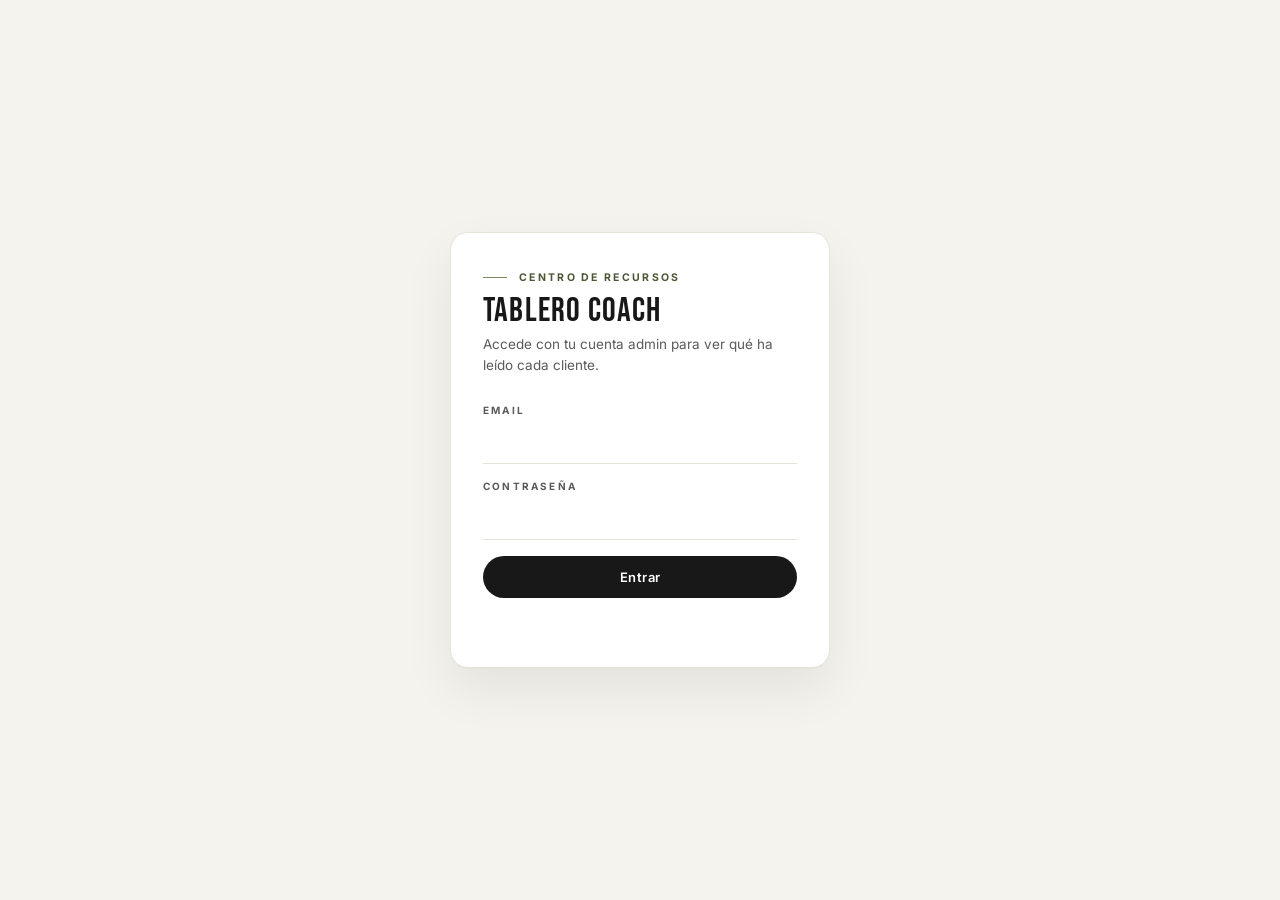
<file: coach/index.html>
<!DOCTYPE html>
<html lang="es">
<head>
<meta charset="UTF-8">
<meta name="viewport" content="width=device-width, initial-scale=1, maximum-scale=1">
<meta name="robots" content="noindex,nofollow">
<title>Coach · Tablero de lectura</title>
<link rel="preconnect" href="https://fonts.googleapis.com">
<link rel="preconnect" href="https://fonts.gstatic.com" crossorigin>
<link href="https://fonts.googleapis.com/css2?family=Bebas+Neue&family=Inter:wght@400;500;600;700;800&display=swap" rel="stylesheet">
<style>
:root{
  --bg:#f5f3ee; --surface:#fff; --surface-2:#fafbf6;
  --border:#e6e3da; --border-soft:rgba(0,0,0,.06);
  --text:#181818; --text-soft:#5a5a5a; --text-mute:#9a9a9a;
  --accent:#7a8c5a; --accent-dark:#4a5635; --accent-soft:#f1f3e8;
  --warn:#b9742a; --warn-soft:#f5ede2;
  --ok:#3d6e76;
}
*{box-sizing:border-box;margin:0;padding:0;-webkit-font-smoothing:antialiased;}
html,body{background:var(--bg);color:var(--text);font-family:'Inter',sans-serif;min-height:100vh;}
.num{font-variant-numeric:tabular-nums;}

/* ===== Login ===== */
.login-wrap{min-height:100vh;display:flex;align-items:center;justify-content:center;padding:2rem 1.5rem;}
.login-card{
  background:var(--surface);border:1px solid var(--border);
  border-radius:18px;padding:2.4rem 2rem;
  width:100%;max-width:380px;
  box-shadow:0 1px 1px rgba(0,0,0,.02),0 22px 50px rgba(20,20,20,.07);
}
.login-kicker{font-size:10.5px;letter-spacing:.22em;text-transform:uppercase;color:var(--accent-dark);font-weight:700;margin-bottom:.6rem;display:flex;align-items:center;gap:12px;}
.login-kicker::before{content:'';width:24px;height:1px;background:var(--accent);display:inline-block;}
.login-title{font-family:'Bebas Neue',sans-serif;font-size:34px;letter-spacing:1.2px;line-height:1;margin-bottom:.4rem;}
.login-sub{font-size:13.5px;color:var(--text-soft);margin-bottom:1.8rem;line-height:1.5;}
.field{display:flex;flex-direction:column;gap:6px;margin-bottom:1rem;}
.field label{font-size:10px;letter-spacing:.22em;text-transform:uppercase;font-weight:700;color:var(--text-soft);}
.field input{
  width:100%;padding:11px 0;border:none;border-bottom:1.5px solid var(--border);
  font-family:'Inter',sans-serif;font-size:15px;color:var(--text);
  background:transparent;outline:none;
  transition:border-color .2s;
}
.field input:focus{border-bottom-color:var(--accent);}
.btn{
  width:100%;background:var(--text);color:#fff;border:none;
  padding:13px 16px;border-radius:100px;font-family:'Inter',sans-serif;
  font-size:13px;font-weight:600;letter-spacing:.5px;cursor:pointer;
  transition:transform .12s,box-shadow .2s;
}
.btn:hover{box-shadow:0 6px 18px rgba(0,0,0,.18);}
.btn:active{transform:scale(.98);}
.btn-ghost{background:transparent;color:var(--text-soft);font-weight:500;}
.login-err{font-size:12.5px;color:#a8453c;margin-top:.8rem;min-height:18px;}

/* ===== Topbar ===== */
.topbar{
  position:sticky;top:0;z-index:50;
  background:rgba(245,243,238,.88);
  backdrop-filter:blur(14px) saturate(150%);
  -webkit-backdrop-filter:blur(14px) saturate(150%);
  border-bottom:1px solid var(--border-soft);
  padding:14px 24px;
}
.topbar-inner{max-width:1280px;margin:0 auto;display:flex;align-items:center;justify-content:space-between;gap:16px;}
.brand{display:flex;align-items:baseline;gap:10px;}
.brand-name{font-family:'Bebas Neue',sans-serif;font-size:22px;letter-spacing:.05em;}
.brand-sub{font-size:10px;letter-spacing:.22em;text-transform:uppercase;color:var(--text-mute);font-weight:700;}
.topbar-actions{display:flex;align-items:center;gap:14px;}
.topbar-user{font-size:12px;color:var(--text-soft);}
.btn-mini{padding:7px 14px;font-size:11px;letter-spacing:.12em;text-transform:uppercase;border-radius:100px;border:1px solid var(--border);background:transparent;color:var(--text-soft);cursor:pointer;font-weight:600;}
.btn-mini:hover{color:var(--text);border-color:var(--text);}

/* ===== Layout ===== */
.page{max-width:1280px;margin:0 auto;padding:2rem 24px 4rem;}
.page-header{margin-bottom:2rem;}
.page-kicker{font-size:10.5px;letter-spacing:.22em;text-transform:uppercase;color:var(--accent-dark);font-weight:700;display:flex;align-items:center;gap:12px;margin-bottom:.6rem;}
.page-kicker::before{content:'';width:24px;height:1px;background:var(--accent);display:inline-block;}
.page-title{font-family:'Bebas Neue',sans-serif;font-size:44px;letter-spacing:1px;line-height:1;margin-bottom:.7rem;}
.page-lead{font-size:14.5px;color:var(--text-soft);max-width:600px;line-height:1.55;}

/* ===== KPI cards ===== */
.kpis{display:grid;grid-template-columns:repeat(auto-fit,minmax(180px,1fr));gap:14px;margin-bottom:2.2rem;}
.kpi{
  background:var(--surface);border:1px solid var(--border);border-radius:14px;
  padding:1.1rem 1.2rem;
  box-shadow:0 1px 1px rgba(0,0,0,.02),0 12px 28px rgba(20,20,20,.05);
}
.kpi-label{font-size:10px;letter-spacing:.22em;text-transform:uppercase;color:var(--text-soft);font-weight:700;margin-bottom:.4rem;}
.kpi-value{font-family:'Bebas Neue',sans-serif;font-size:36px;letter-spacing:.5px;line-height:1;color:var(--text);}
.kpi-sub{font-size:11.5px;color:var(--text-mute);margin-top:.4rem;}

/* ===== Tabla ===== */
.table-wrap{
  background:var(--surface);border:1px solid var(--border);border-radius:14px;
  overflow:hidden;
  box-shadow:0 1px 1px rgba(0,0,0,.02),0 22px 50px rgba(20,20,20,.06);
}
.table-toolbar{
  display:flex;align-items:center;justify-content:space-between;gap:14px;
  padding:14px 18px;border-bottom:1px solid var(--border-soft);
  background:var(--surface-2);
}
.table-search{flex:1;max-width:320px;display:flex;align-items:center;gap:8px;background:#fff;border:1px solid var(--border);border-radius:100px;padding:7px 14px;}
.table-search input{flex:1;border:none;outline:none;background:transparent;font-family:'Inter',sans-serif;font-size:13px;color:var(--text);}
.table-search svg{width:14px;height:14px;color:var(--text-mute);flex-shrink:0;}
.table-meta{font-size:11px;letter-spacing:.18em;text-transform:uppercase;color:var(--text-mute);font-weight:700;}

table{width:100%;border-collapse:collapse;}
thead th{
  text-align:left;font-size:9.5px;letter-spacing:.22em;text-transform:uppercase;
  color:var(--text-mute);font-weight:700;padding:14px 18px;
  background:var(--surface-2);border-bottom:1px solid var(--border);
  position:sticky;top:0;
}
tbody td{padding:16px 18px;border-bottom:1px solid var(--border-soft);font-size:13.5px;vertical-align:middle;}
tbody tr:last-child td{border-bottom:none;}
tbody tr:hover{background:var(--surface-2);}

.client-name{font-weight:600;font-size:14px;color:var(--text);letter-spacing:-.2px;}
.client-meta{font-size:11px;color:var(--text-mute);margin-top:2px;}

/* Progress bar inline */
.progress{display:flex;align-items:center;gap:10px;min-width:160px;}
.progress-bar{flex:1;height:5px;background:rgba(0,0,0,.06);border-radius:100px;overflow:hidden;}
.progress-fill{height:100%;background:linear-gradient(90deg,var(--accent),var(--accent-dark));border-radius:100px;transition:width .4s;}
.progress-text{font-size:11.5px;font-weight:700;color:var(--text);min-width:50px;text-align:right;}

/* Chips de secciones */
.chips{display:flex;flex-wrap:wrap;gap:5px;}
.chip{
  display:inline-flex;align-items:center;gap:5px;
  font-size:10.5px;letter-spacing:.05em;font-weight:600;
  padding:3px 9px;border-radius:100px;
  border:1px solid transparent;
}
.chip.done{background:var(--accent-soft);color:var(--accent-dark);}
.chip.miss{background:transparent;color:var(--text-mute);border-color:var(--border);}

.last-seen{font-size:12px;color:var(--text-soft);font-variant-numeric:tabular-nums;}

/* Detalle (modal) */
.modal-overlay{
  position:fixed;inset:0;background:rgba(20,20,20,.5);
  backdrop-filter:blur(4px);
  display:none;align-items:flex-start;justify-content:center;
  padding:5vh 1.5rem;z-index:100;overflow-y:auto;
}
.modal-overlay.open{display:flex;}
.modal{
  background:var(--surface);border-radius:18px;width:100%;max-width:640px;
  padding:2rem;box-shadow:0 30px 80px rgba(0,0,0,.25);
}
.modal-close{float:right;background:transparent;border:none;font-size:22px;color:var(--text-mute);cursor:pointer;line-height:1;}
.modal-close:hover{color:var(--text);}
.modal h2{font-family:'Bebas Neue',sans-serif;font-size:28px;letter-spacing:1px;margin-bottom:.4rem;}
.modal-sub{font-size:12.5px;color:var(--text-soft);margin-bottom:1.5rem;}
.modal-section{margin-bottom:1.6rem;}
.modal-section h3{font-size:10px;letter-spacing:.22em;text-transform:uppercase;color:var(--text-soft);font-weight:700;margin-bottom:.6rem;display:flex;align-items:center;gap:10px;}
.modal-section h3::before{content:'';width:18px;height:1px;background:var(--accent);}
.modal-list{list-style:none;padding:0;margin:0;}
.modal-list li{display:flex;justify-content:space-between;align-items:center;padding:9px 0;border-bottom:1px solid var(--border-soft);font-size:13px;}
.modal-list li:last-child{border-bottom:none;}
.modal-list .meta{font-size:11px;color:var(--text-mute);}

/* Estado vacío */
.empty{text-align:center;padding:3rem 1.5rem;color:var(--text-soft);font-size:13.5px;}

/* Loader */
.loader{display:flex;align-items:center;justify-content:center;padding:3rem;color:var(--text-mute);font-size:12px;letter-spacing:.18em;text-transform:uppercase;font-weight:700;}

@media (max-width:640px){
  .page{padding:1.4rem 16px 3rem;}
  .topbar{padding:12px 16px;}
  thead th, tbody td{padding:12px 12px;font-size:12.5px;}
  .chips{max-width:180px;}
  .page-title{font-size:34px;}
}
</style>
</head>
<body>

<!-- ============ LOGIN ============ -->
<div id="login-screen" class="login-wrap">
  <div class="login-card">
    <div class="login-kicker">Centro de recursos</div>
    <div class="login-title">TABLERO COACH</div>
    <div class="login-sub">Accede con tu cuenta admin para ver qué ha leído cada cliente.</div>
    <form id="login-form">
      <div class="field">
        <label for="email">Email</label>
        <input id="email" type="email" autocomplete="email" required>
      </div>
      <div class="field">
        <label for="pass">Contraseña</label>
        <input id="pass" type="password" autocomplete="current-password" required>
      </div>
      <button type="submit" class="btn" id="login-btn">Entrar</button>
      <div class="login-err" id="login-err"></div>
    </form>
  </div>
</div>

<!-- ============ DASHBOARD ============ -->
<div id="dash-screen" style="display:none;">
  <header class="topbar">
    <div class="topbar-inner">
      <div class="brand">
        <span class="brand-name">ENTRENA CON MÉTODO</span>
        <span class="brand-sub">· Coach</span>
      </div>
      <div class="topbar-actions">
        <span class="topbar-user" id="user-email"></span>
        <button class="btn-mini" id="refresh-btn">Refrescar</button>
        <button class="btn-mini" id="logout-btn">Salir</button>
      </div>
    </div>
  </header>

  <main class="page">
    <div class="page-header">
      <div class="page-kicker">Progreso de lectura</div>
      <h1 class="page-title">QUIÉN HA LEÍDO QUÉ</h1>
      <p class="page-lead">Cada cliente, qué secciones del método ha leído, qué capítulos de la guía lleva, y cuándo fue su última actividad.</p>
    </div>

    <div class="kpis" id="kpis"></div>

    <div class="table-wrap">
      <div class="table-toolbar">
        <div class="table-search">
          <svg viewBox="0 0 24 24" fill="none"><circle cx="11" cy="11" r="7" stroke="currentColor" stroke-width="2"/><path d="M16.5 16.5L21 21" stroke="currentColor" stroke-width="2" stroke-linecap="round"/></svg>
          <input id="search" type="search" placeholder="Buscar cliente…">
        </div>
        <div class="table-meta" id="row-count">— clientes</div>
      </div>
      <div id="table-host">
        <div class="loader">Cargando…</div>
      </div>
    </div>
  </main>
</div>

<!-- ============ MODAL DETALLE ============ -->
<div class="modal-overlay" id="detail-overlay">
  <div class="modal">
    <button class="modal-close" onclick="closeDetail()">×</button>
    <h2 id="detail-name"></h2>
    <div class="modal-sub" id="detail-sub"></div>
    <div class="modal-section">
      <h3>Secciones del método</h3>
      <ul class="modal-list" id="detail-hub"></ul>
    </div>
    <div class="modal-section">
      <h3>Capítulos de la guía de alimentación</h3>
      <ul class="modal-list" id="detail-ga"></ul>
    </div>
  </div>
</div>

<script type="module">
import { createClient } from 'https://esm.sh/@supabase/supabase-js@2';

// ============================================================
// CONFIG — pega aquí tu Supabase URL y anon key
// (Supabase → Project Settings → API)
// ============================================================
const SUPABASE_URL = 'https://kkoayfexdhpazufmyeoj.supabase.co';
const SUPABASE_ANON_KEY = 'sb_publishable_9UimuwTGp2aIhe-4oSwJpw_ORwmzzhn';

// ============================================================
// LISTA DE CLIENTES AUTORIZADOS
// El dashboard la lee AUTOMÁTICAMENTE del index.html.html del centro.
// Tú solo editas la lista en el centro, aquí no hay que tocar nada.
// El array de abajo es solo fallback si la lectura falla.
// ============================================================
let AUTHORIZED_USERS = [];

async function loadAuthorizedUsers(){
  // Intenta varias rutas posibles donde puede estar el centro
  const paths = ['../index.html.html', '../index.html', '/index.html.html', '/index.html'];
  for (const path of paths){
    try {
      const res = await fetch(path, { cache: 'no-store' });
      if (!res.ok) continue;
      const html = await res.text();
      // Buscar: const AUTHORIZED_USERS = [ "Nombre", "Otro" ];
      const match = html.match(/const\s+AUTHORIZED_USERS\s*=\s*\[([\s\S]*?)\]/);
      if (match){
        const items = match[1].match(/"([^"]+)"|'([^']+)'/g) || [];
        const names = items.map(s => s.slice(1, -1)).filter(Boolean);
        if (names.length){
          AUTHORIZED_USERS = names;
          console.log('[coach] Usuarios cargados del centro:', names.length);
          return;
        }
      }
    } catch(e) { /* probar el siguiente path */ }
  }
  console.warn('[coach] No se pudo leer la lista del centro — el dashboard mostrará solo a los que tengan eventos en Supabase');
}

// Secciones del HUB (las 4 cards de "El Método")
const HUB_SECTIONS = [
  { key:'programa',     label:'Cómo funciona el programa' },
  { key:'app',          label:'Cómo funciona la app' },
  { key:'journey',      label:'Tu Journey en el método' },
  { key:'meal-tracker', label:'Cómo usar Meal Tracker' },
];

// Capítulos de la guía — si conoces los slugs exactos, ponlos aquí
// para saber qué falta por capítulo. Si lo dejas vacío, el dashboard
// solo muestra "X capítulos leídos" sin desglose.
const GUIA_CAPITULOS = [
  // Ejemplo: { slug:'cap-introduccion', label:'Introducción' },
];

// ============================================================
const sb = createClient(SUPABASE_URL, SUPABASE_ANON_KEY);

const loginScreen = document.getElementById('login-screen');
const dashScreen = document.getElementById('dash-screen');
const loginForm = document.getElementById('login-form');
const loginErr = document.getElementById('login-err');
const userEmail = document.getElementById('user-email');

// ----- AUTH -----
async function checkSession(){
  const { data: { session } } = await sb.auth.getSession();
  if (session) showDash(session);
  else showLogin();
}
function showLogin(){
  loginScreen.style.display = 'flex';
  dashScreen.style.display = 'none';
}
async function showDash(session){
  loginScreen.style.display = 'none';
  dashScreen.style.display = 'block';
  userEmail.textContent = session.user.email;
  // Cargar la lista de usuarios desde el centro (auto-sync)
  await loadAuthorizedUsers();
  loadData();
}
loginForm.addEventListener('submit', async (e) => {
  e.preventDefault();
  loginErr.textContent = '';
  const email = document.getElementById('email').value.trim();
  const pass = document.getElementById('pass').value;
  const btn = document.getElementById('login-btn');
  btn.disabled = true; btn.textContent = 'Entrando…';
  const { data, error } = await sb.auth.signInWithPassword({ email, password: pass });
  btn.disabled = false; btn.textContent = 'Entrar';
  if (error){ loginErr.textContent = 'Email o contraseña incorrectos.'; return; }
  showDash(data.session);
});
document.getElementById('logout-btn').addEventListener('click', async () => {
  await sb.auth.signOut(); showLogin();
});
document.getElementById('refresh-btn').addEventListener('click', async () => {
  await loadAuthorizedUsers();
  loadData();
});

// ----- DATA -----
let CURRENT_ROWS = []; // estado renderizado para búsqueda

async function loadData(){
  document.getElementById('table-host').innerHTML = '<div class="loader">Cargando…</div>';
  const { data, error } = await sb.from('reading_state').select('*').order('last_read_at', { ascending: false });
  if (error){
    document.getElementById('table-host').innerHTML =
      '<div class="empty">Error: ' + error.message + '<br><br>¿Aplicaste el SQL del esquema en Supabase?</div>';
    return;
  }
  render(data || []);
}

function render(events){
  // Agrupar por cliente
  const byClient = new Map();
  events.forEach(ev => {
    if (!byClient.has(ev.client_name)) byClient.set(ev.client_name, { hub:new Set(), guia:new Map(), last:null, events:[] });
    const c = byClient.get(ev.client_name);
    if (ev.source === 'hub') c.hub.add(ev.section_key);
    else if (ev.source === 'guia') c.guia.set(ev.section_key, ev.section_label || ev.section_key);
    c.events.push(ev);
    if (!c.last || new Date(ev.last_read_at) > new Date(c.last)) c.last = ev.last_read_at;
  });

  // Incluir también clientes autorizados que aún no han leído nada
  AUTHORIZED_USERS.forEach(name => {
    if (!byClient.has(name)) byClient.set(name, { hub:new Set(), guia:new Map(), last:null, events:[] });
  });

  // Construir filas
  const rows = Array.from(byClient.entries()).map(([name, c]) => {
    const totalGuia = GUIA_CAPITULOS.length;
    const guiaDone = totalGuia ? GUIA_CAPITULOS.filter(g => c.guia.has(g.slug)).length : c.guia.size;
    const guiaTotal = totalGuia || c.guia.size;
    const hubDone = HUB_SECTIONS.filter(s => c.hub.has(s.key)).length;
    const hubTotal = HUB_SECTIONS.length;
    const totalDone = hubDone + guiaDone;
    const totalAll = hubTotal + (totalGuia || guiaTotal);
    const pct = totalAll ? Math.round((totalDone / totalAll) * 100) : 0;
    return { name, c, hubDone, hubTotal, guiaDone, guiaTotal, pct };
  });

  // Ordenar: con actividad reciente primero, luego alfabético
  rows.sort((a,b) => {
    if (a.c.last && b.c.last) return new Date(b.c.last) - new Date(a.c.last);
    if (a.c.last) return -1;
    if (b.c.last) return 1;
    return a.name.localeCompare(b.name);
  });

  CURRENT_ROWS = rows;
  renderKpis(rows);
  renderTable(rows);
}

function renderKpis(rows){
  const totalClients = rows.length;
  const active = rows.filter(r => r.c.last).length;
  const allDoneHub = rows.filter(r => r.hubDone === r.hubTotal).length;
  const avgPct = rows.length ? Math.round(rows.reduce((s,r) => s + r.pct, 0) / rows.length) : 0;
  document.getElementById('kpis').innerHTML = `
    <div class="kpi"><div class="kpi-label">Clientes</div><div class="kpi-value num">${totalClients}</div><div class="kpi-sub">Total registrados</div></div>
    <div class="kpi"><div class="kpi-label">Han leído algo</div><div class="kpi-value num">${active}</div><div class="kpi-sub">De ${totalClients}</div></div>
    <div class="kpi"><div class="kpi-label">Método completo</div><div class="kpi-value num">${allDoneHub}</div><div class="kpi-sub">Las 4 secciones leídas</div></div>
    <div class="kpi"><div class="kpi-label">Avance promedio</div><div class="kpi-value num">${avgPct}%</div><div class="kpi-sub">Lectura general</div></div>
  `;
}

function renderTable(rows){
  applyFilter();
}
function applyFilter(){
  const q = (document.getElementById('search').value || '').toLowerCase().trim();
  const filtered = q ? CURRENT_ROWS.filter(r => r.name.toLowerCase().includes(q)) : CURRENT_ROWS;
  const host = document.getElementById('table-host');
  document.getElementById('row-count').textContent = filtered.length + ' clientes';
  if (!filtered.length){ host.innerHTML = '<div class="empty">Sin resultados.</div>'; return; }

  let html = '<table><thead><tr>'
    + '<th>Cliente</th>'
    + '<th>Avance</th>'
    + '<th>Método</th>'
    + '<th>Guía alimentación</th>'
    + '<th>Última lectura</th>'
    + '</tr></thead><tbody>';

  filtered.forEach(r => {
    const hubChips = HUB_SECTIONS.map(s =>
      `<span class="chip ${r.c.hub.has(s.key) ? 'done' : 'miss'}">${s.label.replace('Cómo funciona ','').replace('Cómo usar ','').replace('Tu ','')}</span>`
    ).join('');
    const guiaText = r.guiaTotal
      ? `${r.guiaDone}/${r.guiaTotal} capítulos`
      : (r.c.guia.size ? `${r.c.guia.size} capítulos` : '—');
    const last = r.c.last ? formatDate(r.c.last) : '<span style="color:var(--text-mute)">—</span>';
    html += `<tr onclick="openDetail('${encodeURIComponent(r.name)}')" style="cursor:pointer">
      <td>
        <div class="client-name">${escapeHtml(r.name)}</div>
        <div class="client-meta">${r.c.last ? 'Activo' : 'Sin actividad'}</div>
      </td>
      <td>
        <div class="progress">
          <div class="progress-bar"><div class="progress-fill" style="width:${r.pct}%"></div></div>
          <span class="progress-text num">${r.pct}%</span>
        </div>
      </td>
      <td><div class="chips">${hubChips}</div></td>
      <td><span class="num">${guiaText}</span></td>
      <td class="last-seen">${last}</td>
    </tr>`;
  });
  html += '</tbody></table>';
  host.innerHTML = html;
}

document.getElementById('search').addEventListener('input', applyFilter);

// ----- Detalle -----
window.openDetail = function(encName){
  const name = decodeURIComponent(encName);
  const r = CURRENT_ROWS.find(x => x.name === name);
  if (!r) return;
  document.getElementById('detail-name').textContent = name;
  document.getElementById('detail-sub').textContent =
    `${r.pct}% de avance · ${r.c.last ? 'Última actividad: ' + formatDate(r.c.last) : 'Sin actividad'}`;

  const hubHost = document.getElementById('detail-hub');
  hubHost.innerHTML = HUB_SECTIONS.map(s => {
    const done = r.c.hub.has(s.key);
    return `<li><span>${escapeHtml(s.label)}</span><span class="meta">${done ? '✓ Leído' : 'Pendiente'}</span></li>`;
  }).join('');

  const gaHost = document.getElementById('detail-ga');
  if (GUIA_CAPITULOS.length){
    gaHost.innerHTML = GUIA_CAPITULOS.map(g => {
      const done = r.c.guia.has(g.slug);
      return `<li><span>${escapeHtml(g.label)}</span><span class="meta">${done ? '✓ Leído' : 'Pendiente'}</span></li>`;
    }).join('');
  } else if (r.c.guia.size){
    gaHost.innerHTML = Array.from(r.c.guia.entries()).map(([slug, label]) =>
      `<li><span>${escapeHtml(label || slug)}</span><span class="meta">✓ Leído</span></li>`
    ).join('');
  } else {
    gaHost.innerHTML = '<li><span class="meta">Aún no lee ningún capítulo.</span></li>';
  }
  document.getElementById('detail-overlay').classList.add('open');
};
window.closeDetail = function(){ document.getElementById('detail-overlay').classList.remove('open'); };
document.getElementById('detail-overlay').addEventListener('click', (e) => {
  if (e.target.id === 'detail-overlay') closeDetail();
});

// ----- Helpers -----
function formatDate(iso){
  const d = new Date(iso);
  const today = new Date();
  const sameDay = d.toDateString() === today.toDateString();
  const yest = new Date(today); yest.setDate(yest.getDate()-1);
  const sameYest = d.toDateString() === yest.toDateString();
  const time = d.toLocaleTimeString('es', { hour:'2-digit', minute:'2-digit' });
  if (sameDay) return 'Hoy · ' + time;
  if (sameYest) return 'Ayer · ' + time;
  return d.toLocaleDateString('es', { day:'2-digit', month:'short', year:'numeric' });
}
function escapeHtml(s){ return String(s).replace(/[&<>"']/g, c => ({'&':'&amp;','<':'&lt;','>':'&gt;','"':'&quot;',"'":'&#39;'}[c])); }

checkSession();
</script>
</body>
</html>
</file>
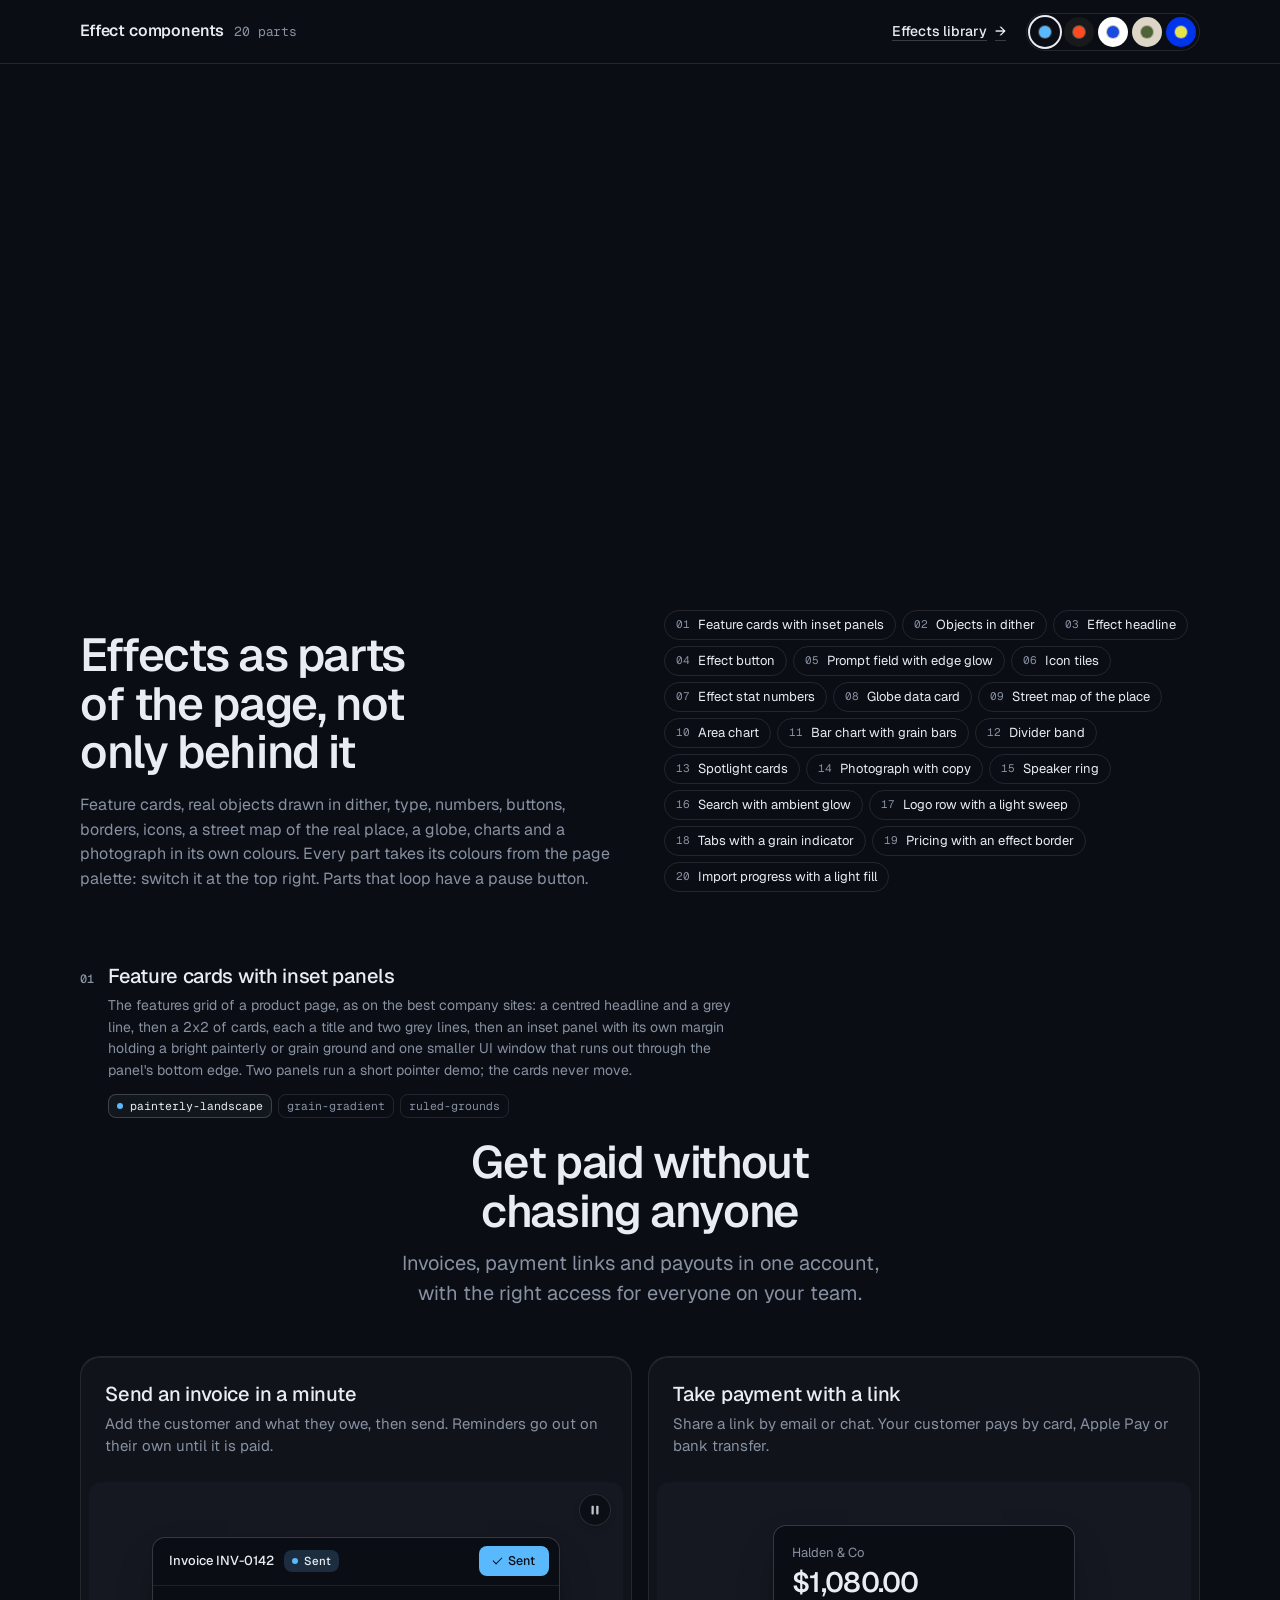
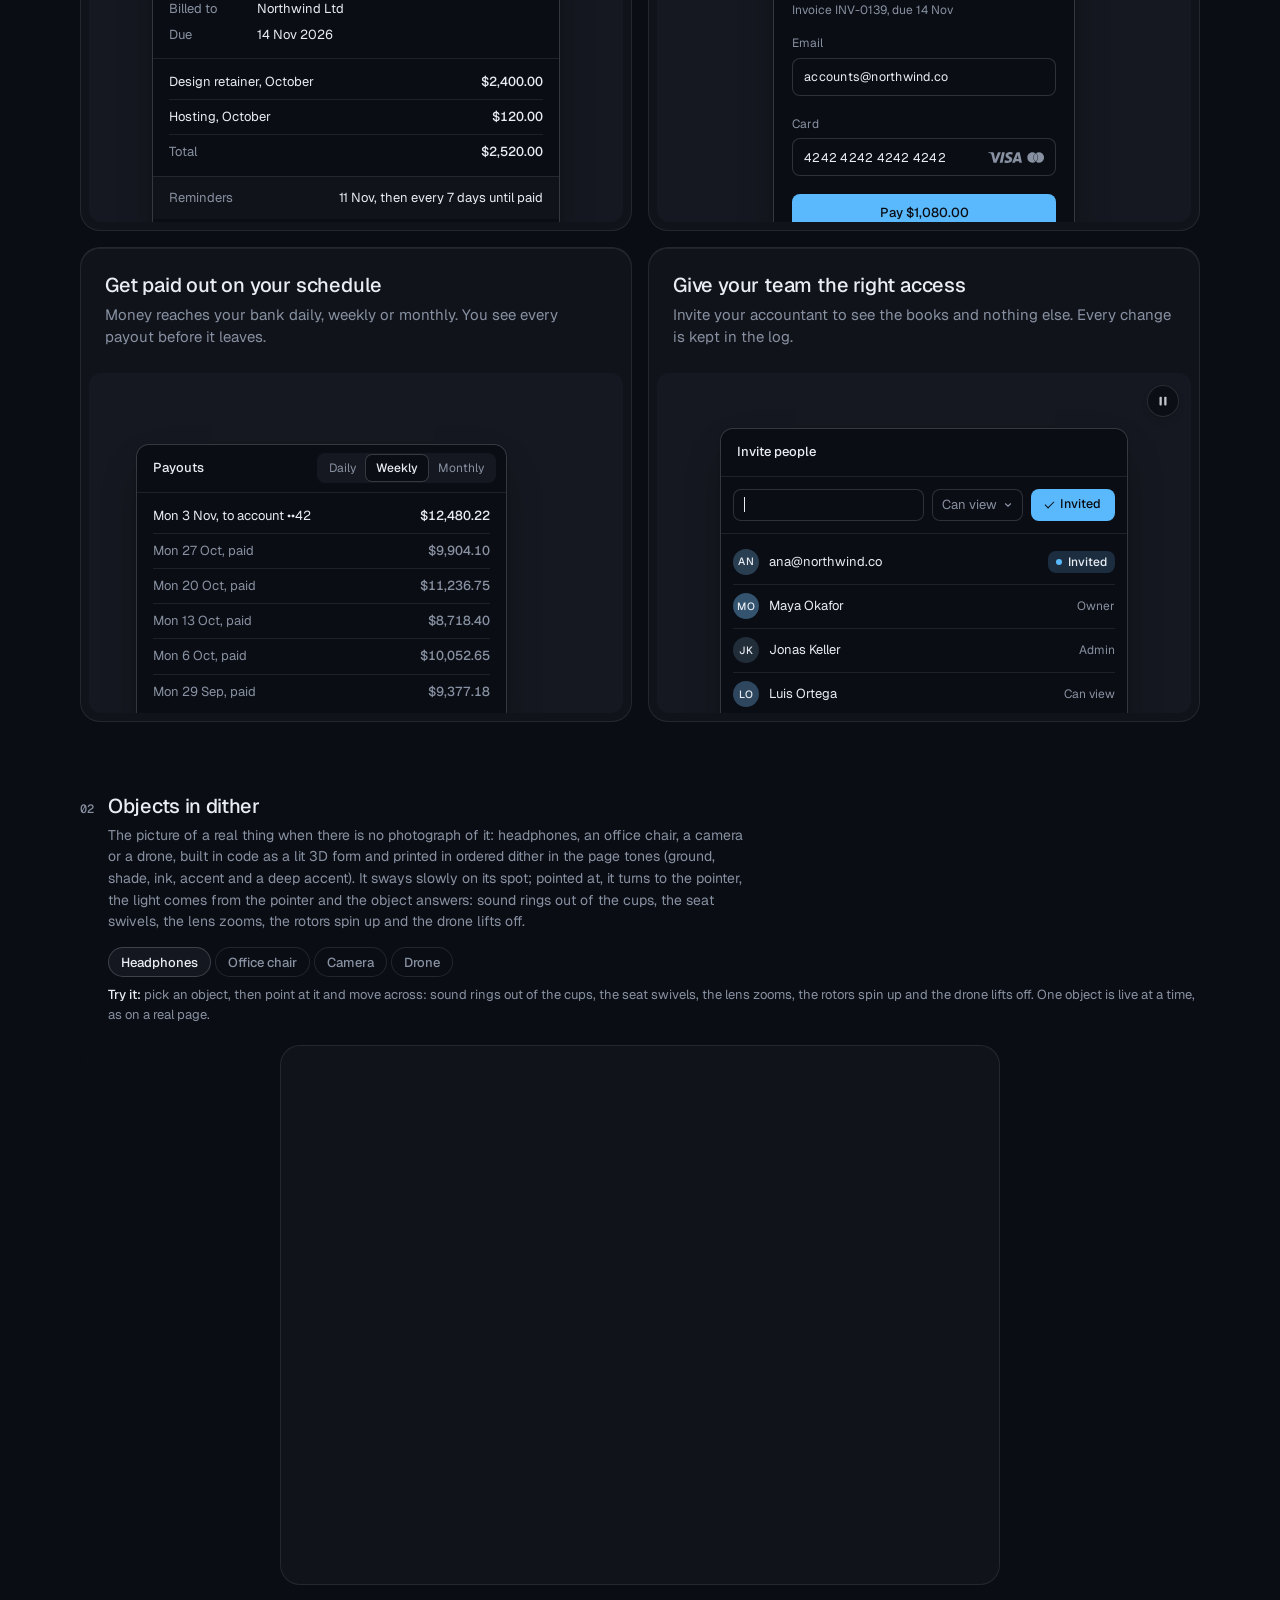
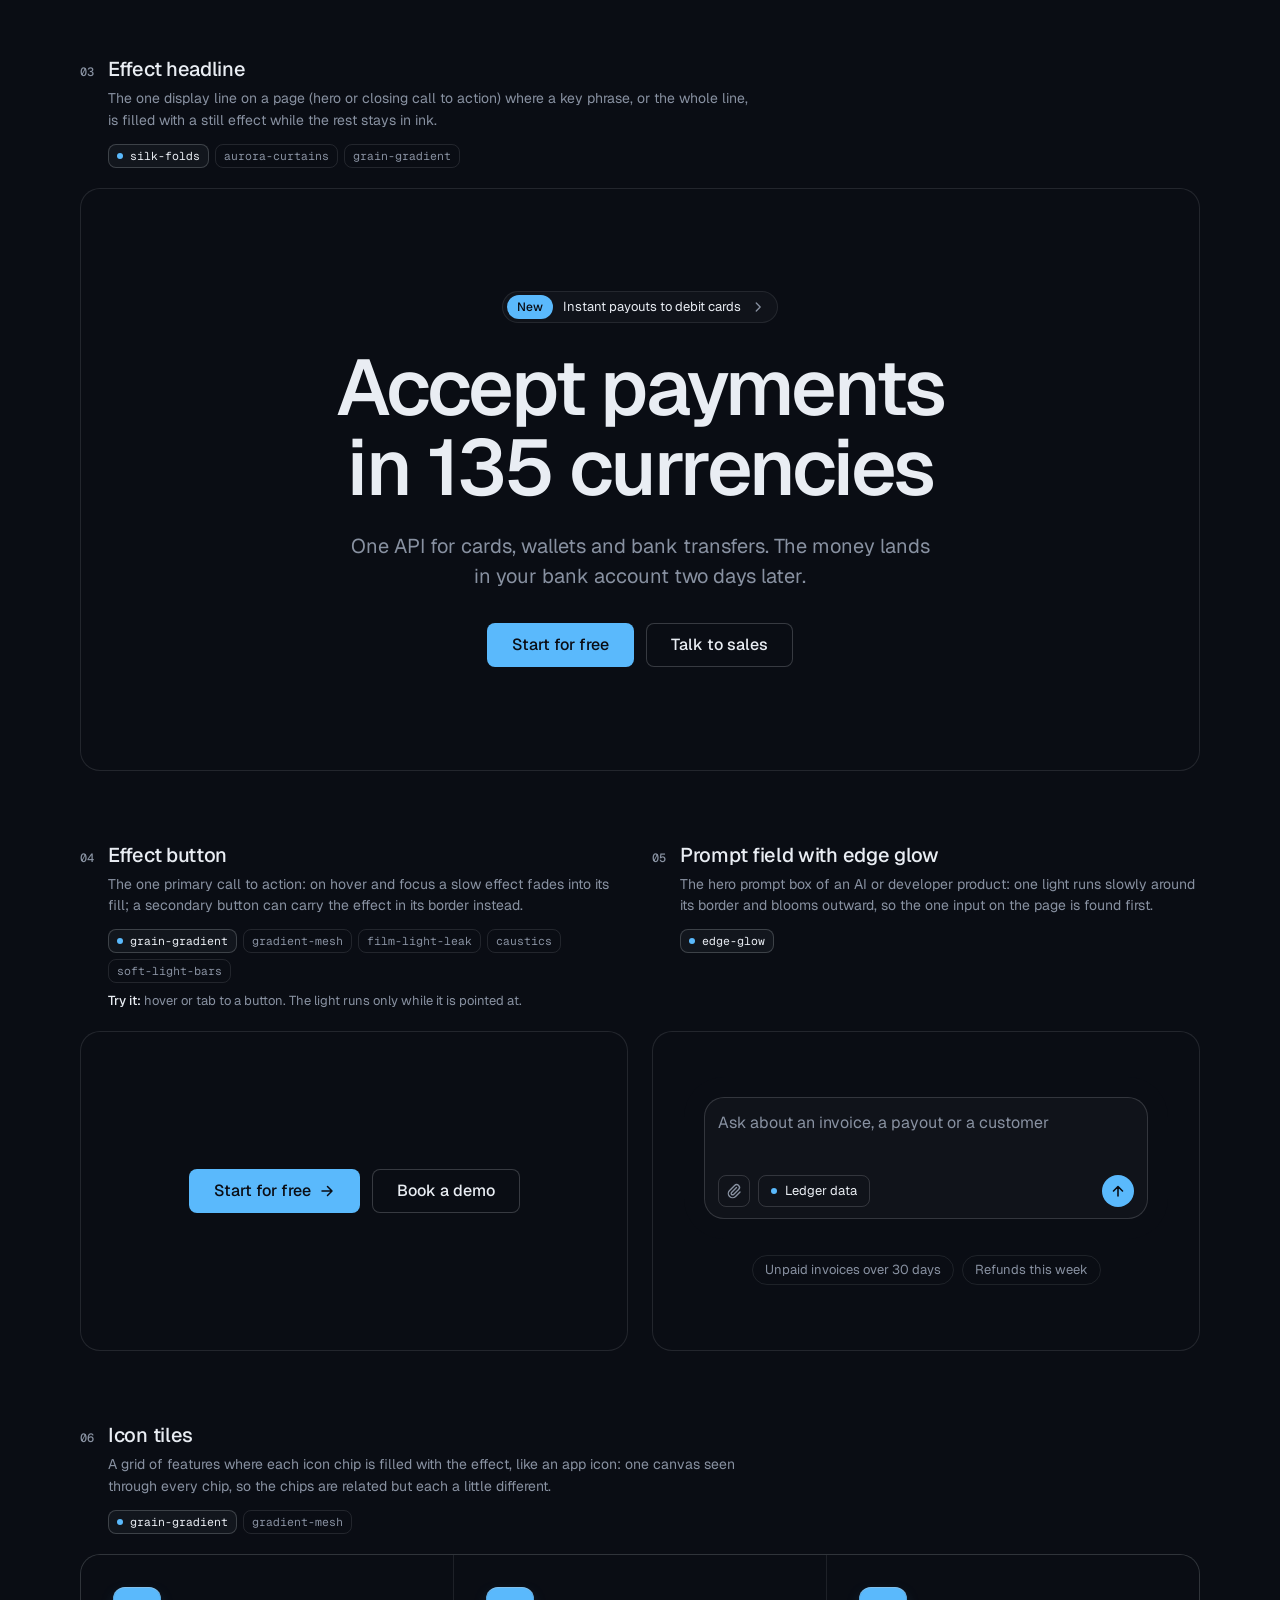
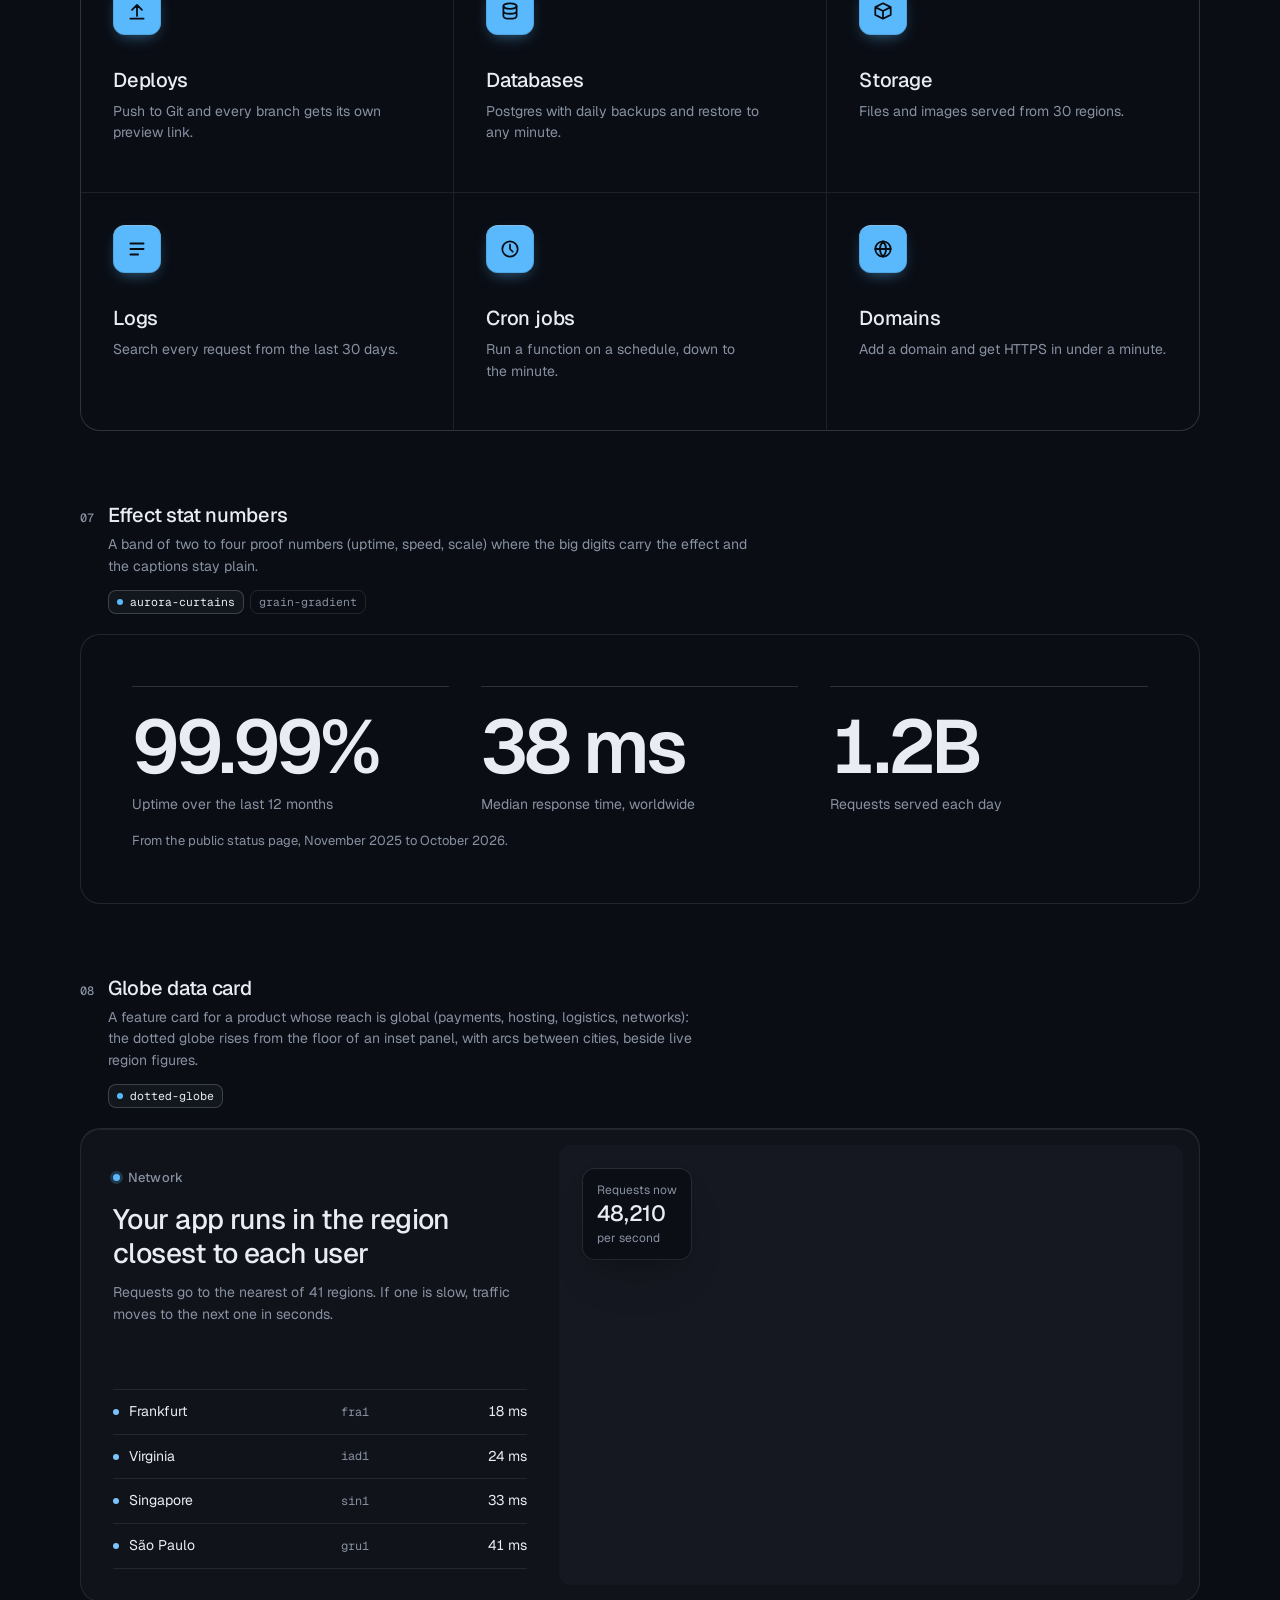
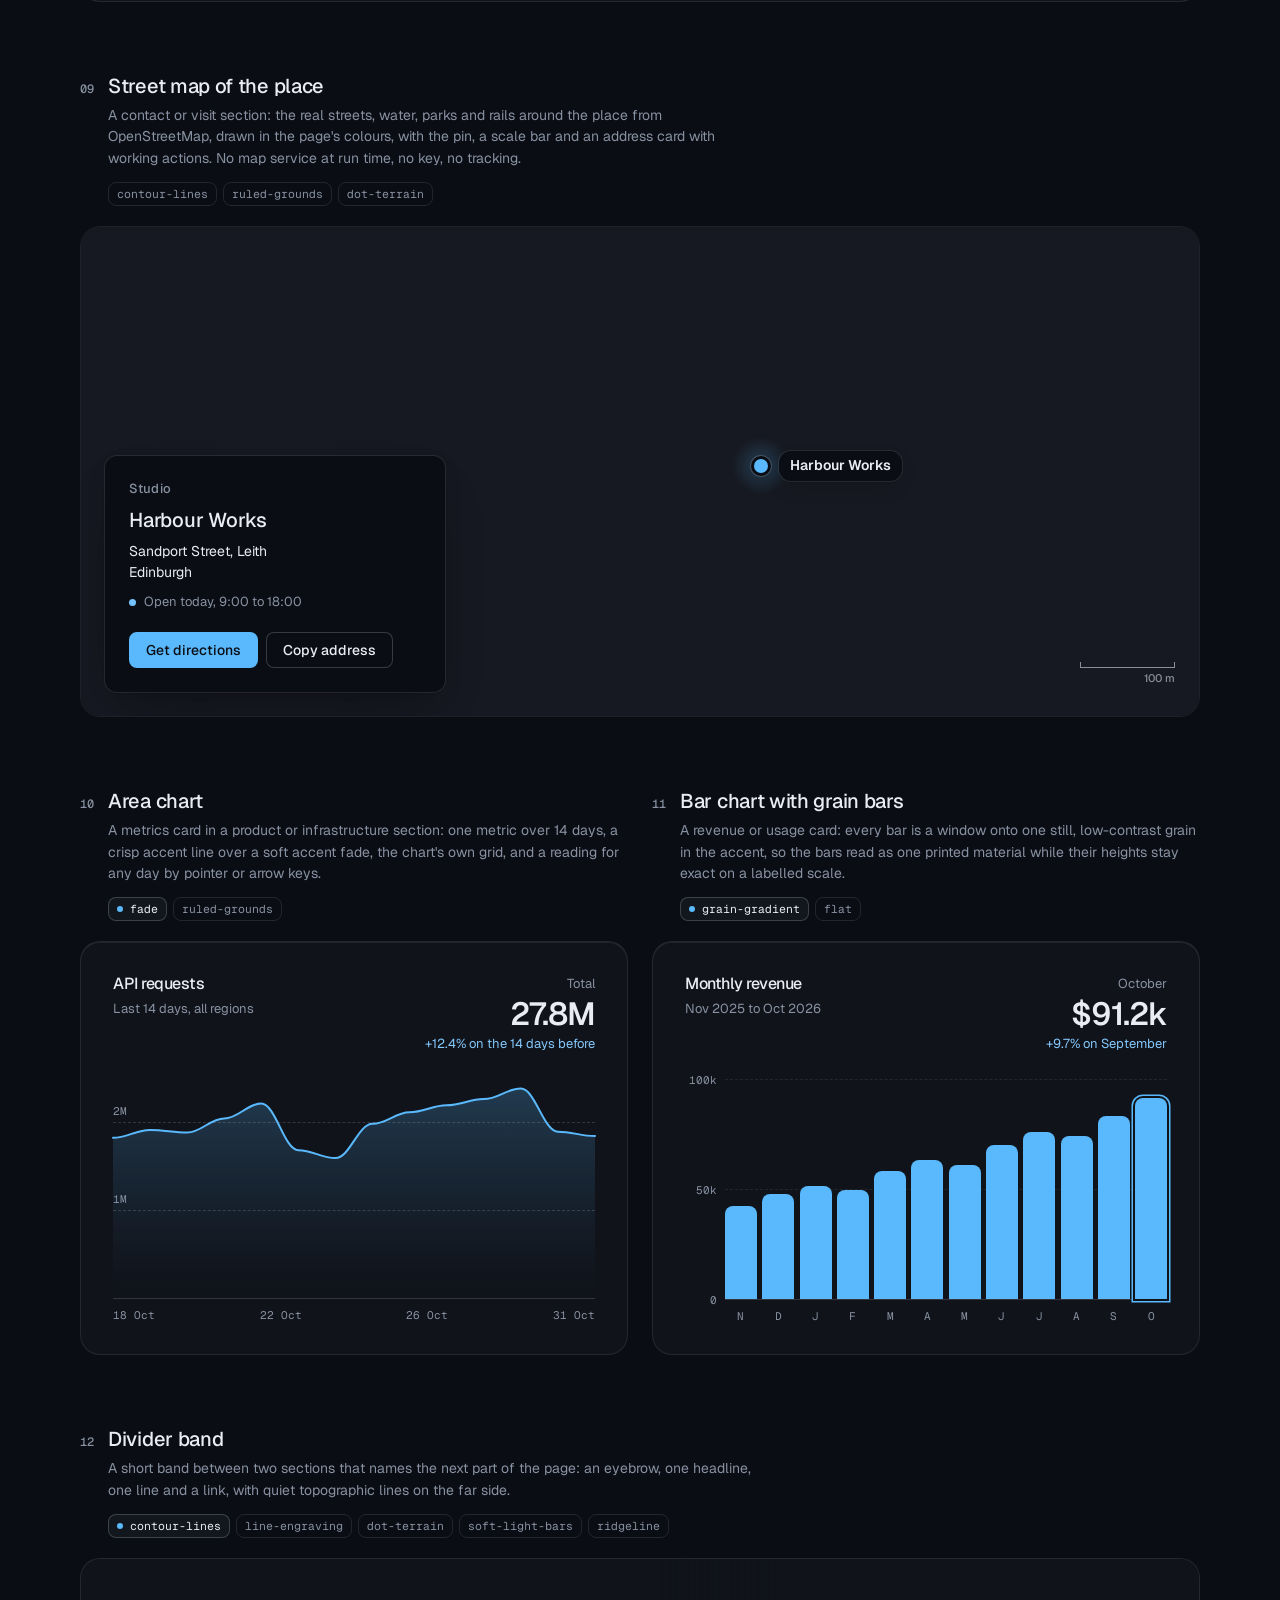
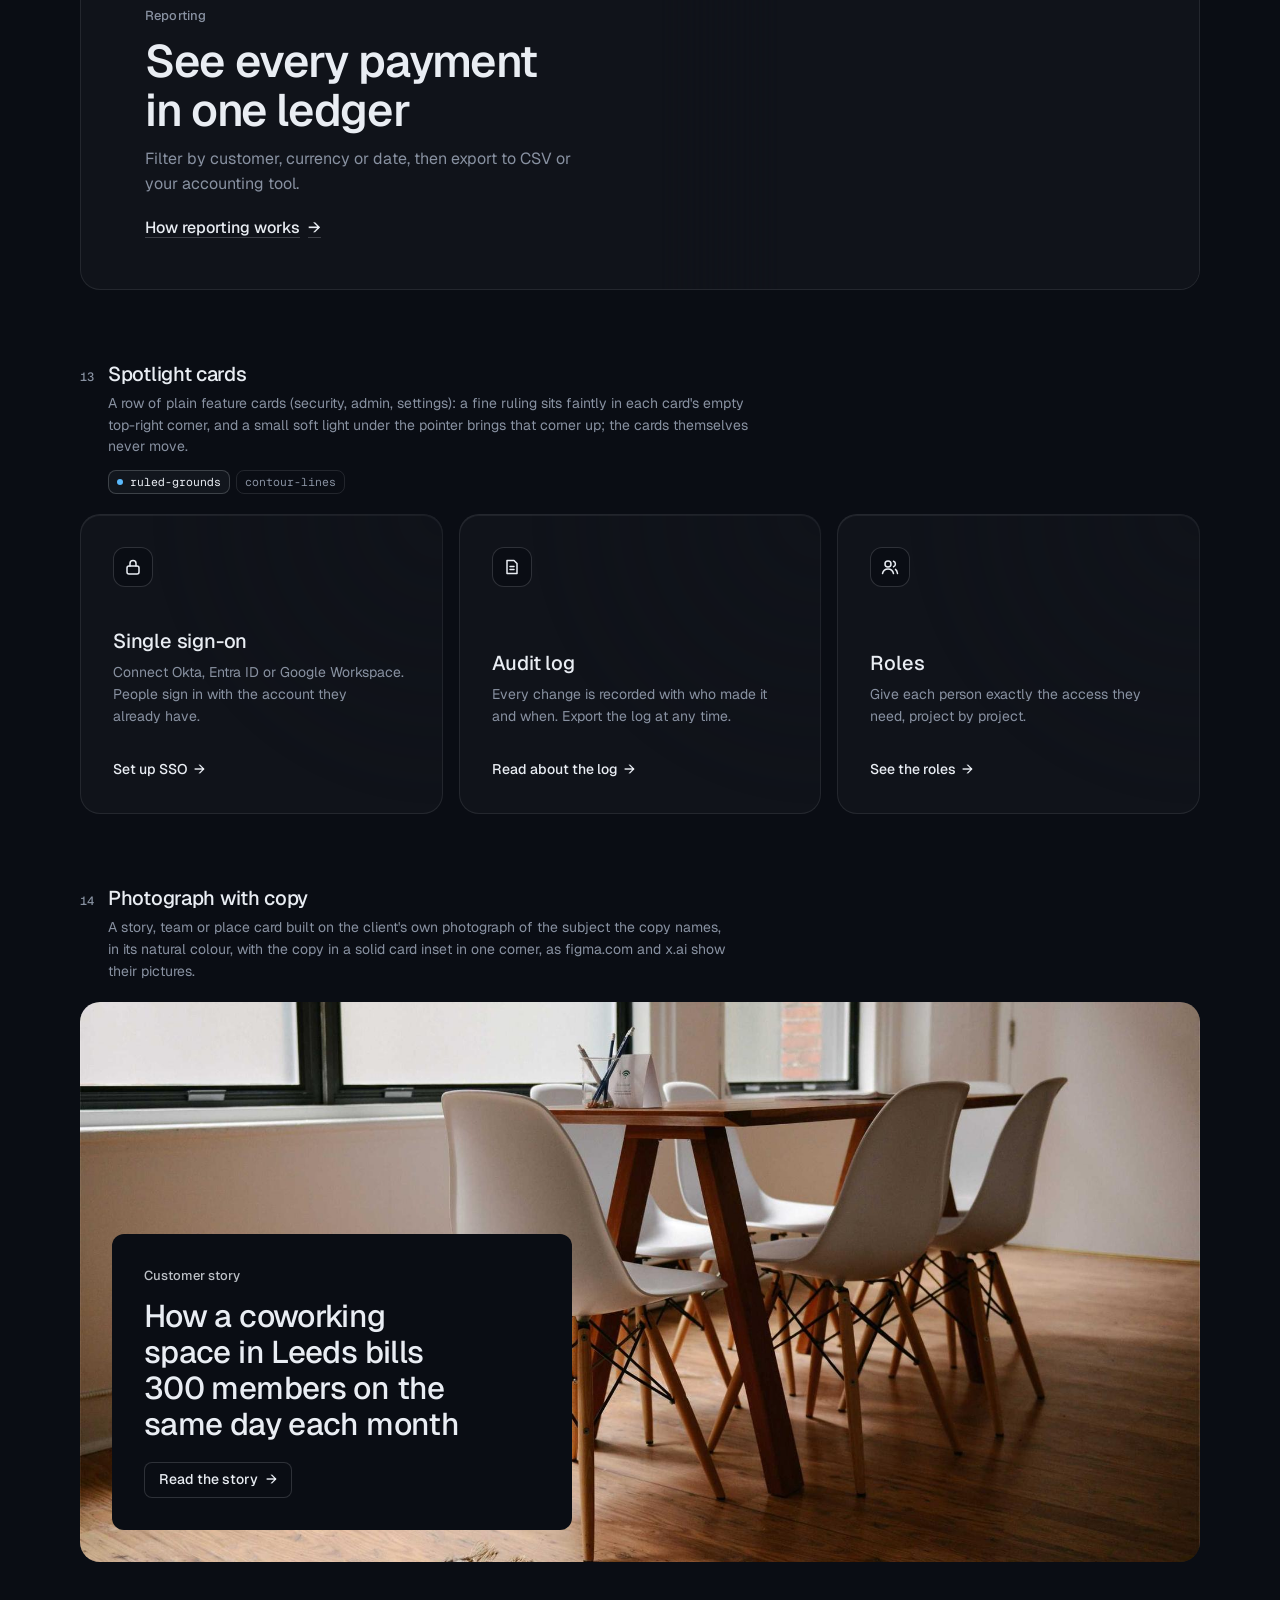
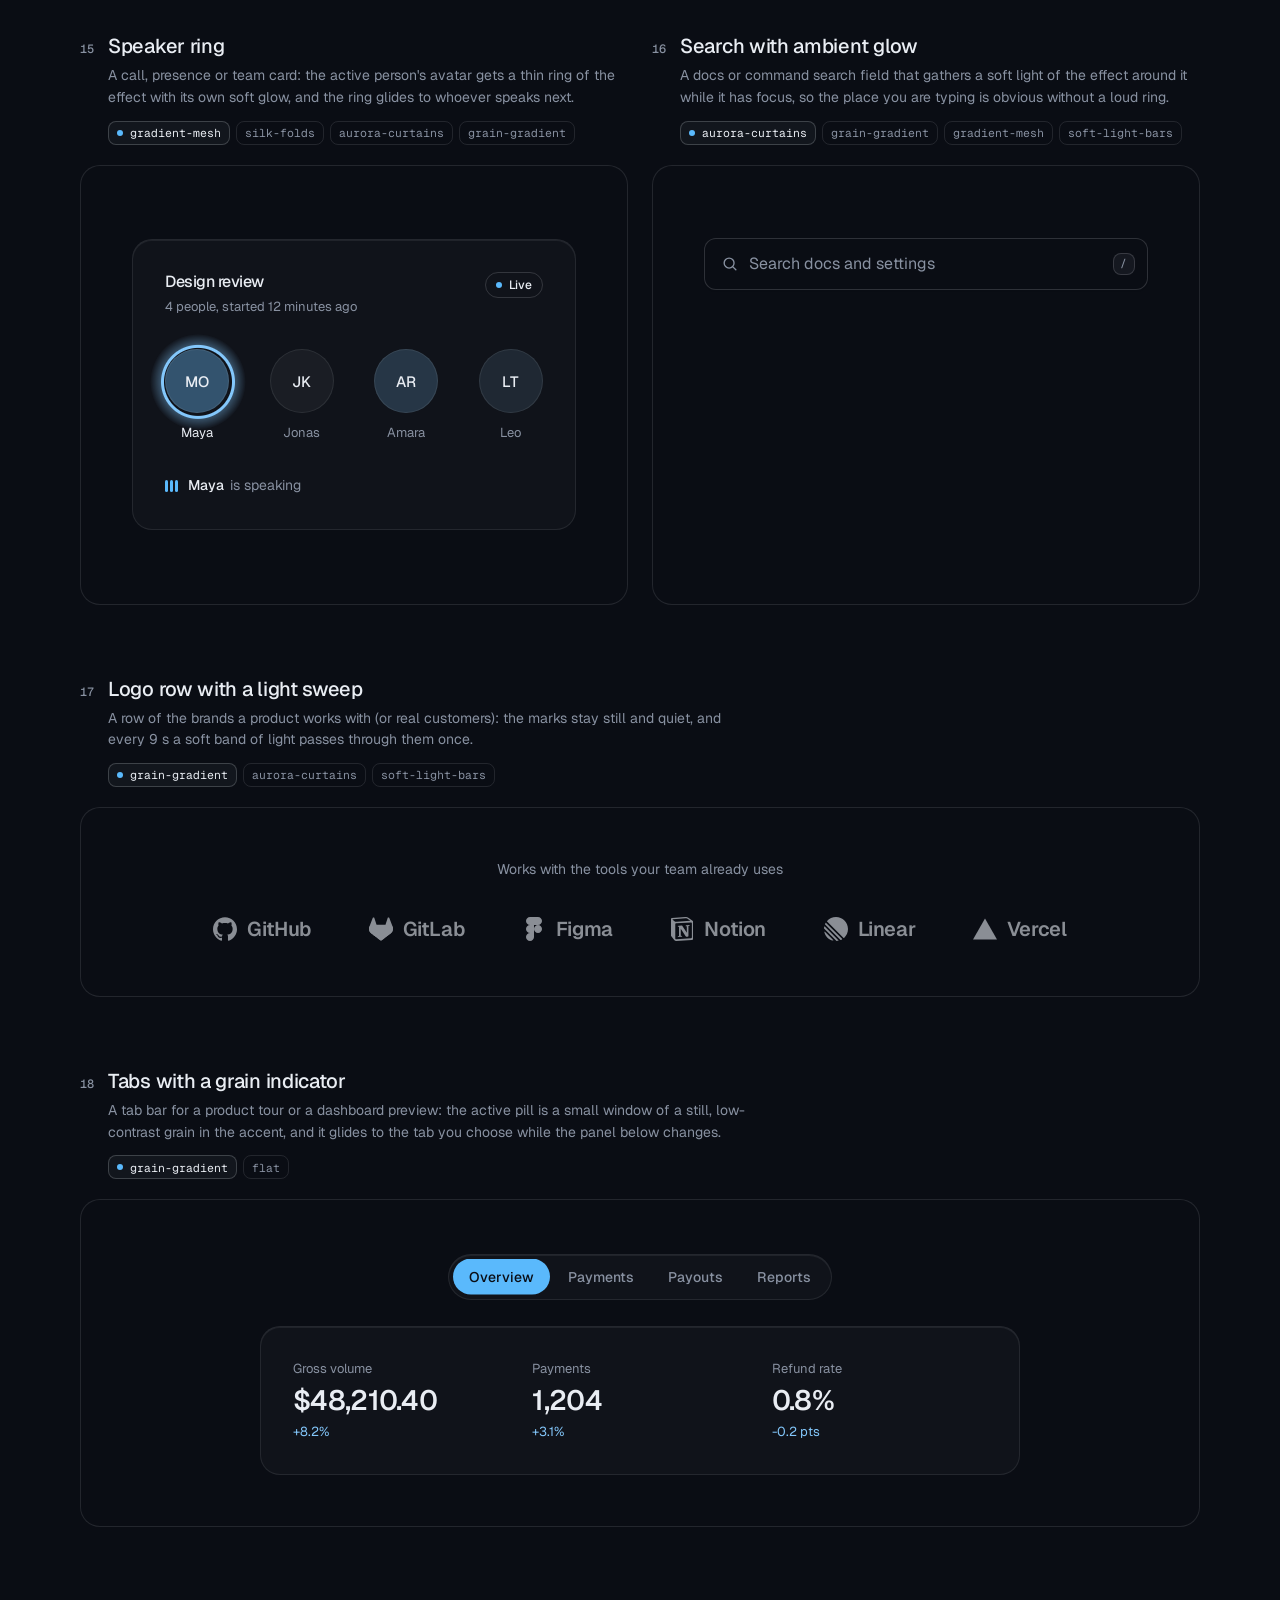
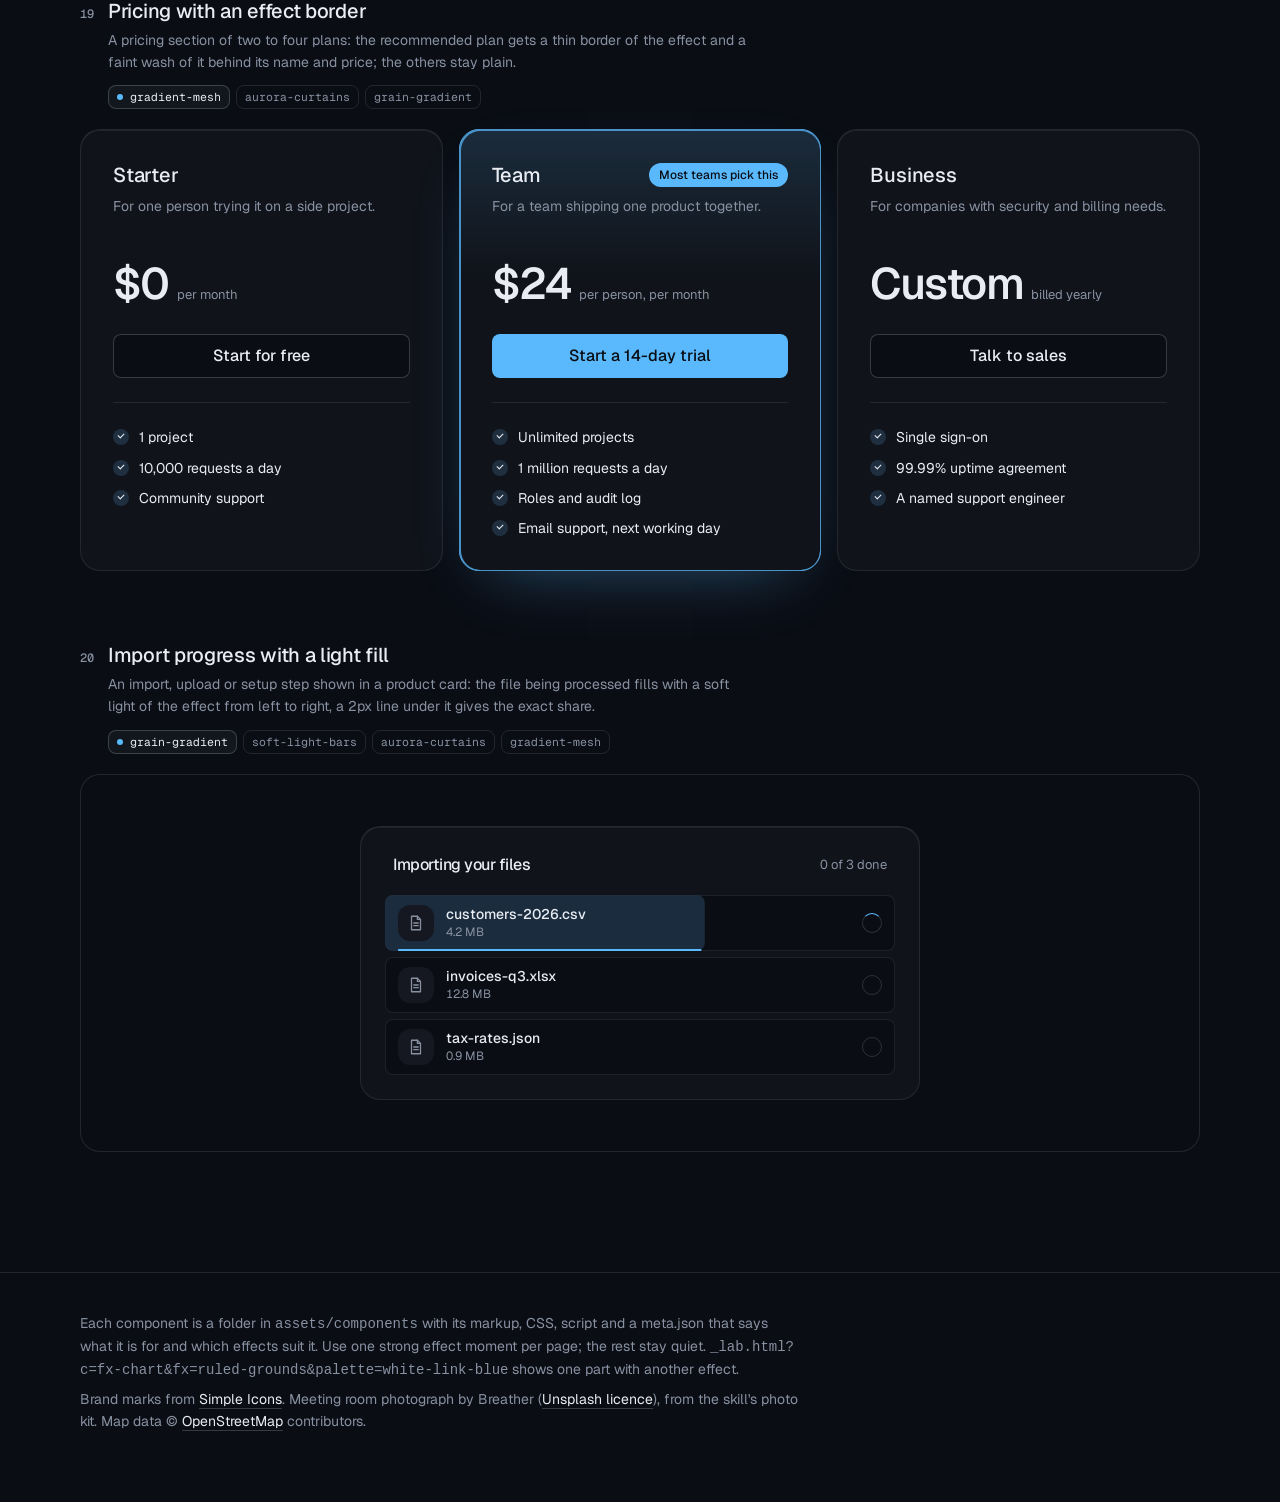
<file: .claude/skills/taste-skill/assets/components/index.html>
<!doctype html>
<html lang="en" data-radius="soft">
<head>
<script>window.__tpGlMax = 16;   /* a gallery shows many live effects at once; a page of a site keeps the default 4 (fx.js) */</script>
<meta charset="utf-8">
<meta name="viewport" content="width=device-width, initial-scale=1">
<title>Effect components</title>
<link rel="preconnect" href="https://fonts.googleapis.com">
<link rel="preconnect" href="https://fonts.gstatic.com" crossorigin>
<link href="https://fonts.googleapis.com/css2?family=Geist:wght@100..900&family=Geist+Mono:wght@400..600&display=swap" rel="stylesheet">
<link rel="stylesheet" href="../system.css">
<link rel="stylesheet" href="./base.css">
<style>
  :root {
    --font-display: "Geist", system-ui, sans-serif;
    --font-text: "Geist", system-ui, sans-serif;
    --font-mono: "Geist Mono", ui-monospace, monospace;
    --display-weight: 560;
    --display-tracking: -0.03em;
    --container: 1200px;
  }
  body { min-height: 100vh; }
  .top {
    position: sticky; top: 0; z-index: 50; height: 64px; background: var(--bg);
    border-bottom: 1px solid var(--line);
  }
  .top .container { height: 100%; display: flex; align-items: center; justify-content: space-between; gap: 16px; }
  .brand { display: flex; align-items: center; gap: 10px; font-weight: 560; letter-spacing: -0.01em; }
  .brand small { font: 400 13px/1 var(--font-mono); color: var(--muted); }
  .top nav { display: flex; align-items: center; gap: 20px; }
  .top nav a.link { font-size: 14px; }
  .swatches { display: flex; gap: 4px; padding: 3px; border: 1px solid var(--line); border-radius: 999px; background: var(--bg); }
  .swatches button {
    width: 30px; height: 30px; border-radius: 999px; border: 0; padding: 0; cursor: pointer; position: relative;
    background: var(--sw-bg);
  }
  .swatches button::after {
    content: ""; position: absolute; inset: 9px; border-radius: 999px; background: var(--sw-accent);
    box-shadow: 0 0 0 1px color-mix(in oklab, var(--sw-ink) 25%, transparent);
  }
  .swatches button[aria-pressed="true"] { box-shadow: 0 0 0 2px var(--ink); }
  .swatches button:focus-visible { outline-offset: 3px; }

  .intro { padding-block: 64px 40px; display: grid; grid-template-columns: minmax(0, 6fr) minmax(0, 6fr); gap: 48px; align-items: end; }
  .intro h1 { font-size: clamp(34px, 2.2vw + 18px, 52px); line-height: 1.05; max-width: 15ch; }
  .intro p { margin-top: 16px; color: var(--muted); font-size: var(--t-body); line-height: 1.55; max-width: 52ch; }
  .index { display: flex; flex-wrap: wrap; gap: 6px; justify-content: flex-start; }
  @media (max-width: 1023px) { .intro { grid-template-columns: minmax(0, 1fr); gap: 28px; } }
  .index a {
    display: inline-flex; align-items: center; gap: 8px; height: 30px; padding: 0 11px; border-radius: 999px;
    border: 1px solid var(--line); font-size: 13px; color: var(--ink);
    transition: border-color var(--dur) var(--ease), background-color var(--dur) var(--ease);
  }
  .index a span { font-family: var(--font-mono); font-size: 11px; color: var(--muted); }
  .index a:hover { border-color: var(--line-strong); background: color-mix(in oklab, var(--ink) 4%, var(--bg)); }

  /* every part spans two rows of the list (its notes, its stage) as a subgrid, so the two parts of a
     half-width pair share one notes height and one stage height: their stages start and end level */
  .list { display: grid; grid-template-columns: repeat(2, minmax(0, 1fr)); column-gap: 24px; row-gap: 0; padding-bottom: 120px; }
  .sc { grid-column: 1 / -1; grid-row: span 2; display: grid; grid-template-rows: subgrid; row-gap: 20px; min-width: 0; scroll-margin-top: 88px; padding-top: 72px; }
  .sc:first-child { padding-top: 0; }
  .sc.is-half { grid-column: auto; }
  .sc.is-half .sc__stage:not(.is-center) { display: grid; }
  .sc__meta { display: grid; grid-template-columns: auto 1fr; column-gap: 14px; row-gap: 6px; align-items: baseline; align-content: start; }
  .sc__note { grid-column: 2; margin: 2px 0 0; font-size: 13px; color: var(--muted); }
  .sc__note::before { content: "Try it: "; color: var(--ink); font-weight: 500; }
  .sc__no { font: 500 12px/1 var(--font-mono); color: var(--muted); padding-top: 2px; }
  .sc__name { font: 500 20px/1.25 var(--font-text); letter-spacing: -0.015em; margin: 0; }
  .sc__for { grid-column: 2; color: var(--muted); font-size: 14px; line-height: 1.55; max-width: 72ch; margin: 0; }
  .sc__fx { grid-column: 2; display: flex; flex-wrap: wrap; gap: 6px; margin-top: 6px; }
  .sc__fx li {
    font: 400 11.5px/1 var(--font-mono); color: var(--muted); height: 24px; display: inline-flex; align-items: center;
    padding: 0 8px; border-radius: var(--r-sm); border: 1px solid var(--line);
  }
  .sc__fx li.is-on { color: var(--ink); border-color: var(--line-strong); background: color-mix(in oklab, var(--ink) 5%, var(--bg)); }
  .sc__fx li.is-on::before { content: ""; width: 6px; height: 6px; border-radius: 99px; background: var(--accent); margin-right: 7px; }
  .sc__stage {
    position: relative; min-width: 0; border: 1px solid var(--line); border-radius: var(--r-lg);
    padding: clamp(20px, 4vw, 56px); background: var(--bg);
  }
  .sc__stage.is-tall { padding-block: clamp(56px, 8vw, 120px); }
  .sc__stage.is-flush { padding: 0; border: 0; }
  .sc__stage.is-center { display: grid; place-items: center; min-height: 320px; }
  /* one object, at a size a page would give it */
  #fx-dither-object .sc__stage { display: grid; justify-items: center; }
  #fx-dither-object .cx-obj { width: min(100%, 720px); }
  .sc__pick { grid-column: 2; display: flex; flex-wrap: wrap; gap: 4px; margin-top: 8px; }
  .sc__pick button {
    height: 30px; padding: 0 12px; border-radius: 999px; border: 1px solid var(--line); background: var(--bg);
    font: 500 13px/1 var(--font-text); color: var(--muted); cursor: pointer;
  }
  .sc__pick button:hover { color: var(--ink); border-color: var(--line-strong); }
  .sc__pick button[aria-pressed="true"] { color: var(--ink); border-color: var(--line-strong); background: color-mix(in oklab, var(--ink) 6%, var(--bg)); }
  /* the search list opens below its field: leave it room inside the frame */
  #fx-search .sc__stage { min-height: 440px; place-items: start center; padding-top: 72px; }
  .sc__stage:empty::after { content: "Loading"; color: var(--muted); font-size: 13px; }

  .foot { border-top: 1px solid var(--line); padding: 40px 0 64px; color: var(--muted); font-size: 14px; }
  .foot p { max-width: 80ch; margin: 0 0 8px; }
  .foot a { color: var(--ink); text-decoration: underline; text-decoration-color: var(--line-strong); text-underline-offset: 4px; }

  @media (max-width: 899px) {
    .list { grid-template-columns: minmax(0, 1fr); }
    .sc.is-half { grid-column: 1 / -1; }
    .top nav a.link { display: none; }
  }
  @media (max-width: 639px) {
    .intro { padding-block: 48px 32px; }
    .sc { padding-top: 48px; }
    .sc__meta { grid-template-columns: 1fr; }
    .sc__no { display: none; }
    .sc__for, .sc__fx, .sc__note, .sc__pick { grid-column: 1; }
    .sc__stage.is-center { min-height: 240px; }
    .brand small { display: none; }
  }
</style>
</head>
<body>
<header class="top">
  <div class="container">
    <div class="brand">Effect components <small id="count"></small></div>
    <nav aria-label="Palette and links">
      <a class="link" href="../effects/gallery.html">Effects library</a>
      <div class="swatches" id="swatches" role="group" aria-label="Page palette"></div>
    </nav>
  </div>
</header>

<main>
  <section class="intro container">
    <div>
      <h1>Effects as parts of the page, not only behind it</h1>
      <p id="lede">Feature cards, real objects drawn in dither, type, numbers, buttons, borders, icons, a street map of the real place, a globe, charts and a photograph in its own colours. Every part takes its colours from the page palette: switch it at the top right. Parts that loop have a pause button.</p>
    </div>
    <nav class="index" id="index" aria-label="Components"></nav>
  </section>
  <div class="container list" id="list"></div>
</main>

<footer class="foot">
  <div class="container">
    <p>Each component is a folder in <code>assets/components</code> with its markup, CSS, script and a meta.json that says what it is for and which effects suit it. Use one strong effect moment per page; the rest stay quiet. <code>_lab.html?c=fx-chart&amp;fx=ruled-grounds&amp;palette=white-link-blue</code> shows one part with another effect.</p>
    <p>Brand marks from <a href="https://simpleicons.org/">Simple Icons</a>. Meeting room photograph by Breather (<a href="https://unsplash.com/photos/DEdM9Vs6s8w">Unsplash licence</a>), from the skill's photo kit. Map data © <a href="https://www.openstreetmap.org/copyright">OpenStreetMap</a> contributors.</p>
  </div>
</footer>

<script type="module">
  import fx from '../effects/fx.js';

  // component id, layout and stage style, in page order
  const COMPONENTS = [
    { id: 'fx-feature-card', stage: 'is-flush' },
    { id: 'fx-dither-object', stage: 'is-flush', note: 'pick an object, then point at it and move across: sound rings out of the cups, the seat swivels, the lens zooms, the rotors spin up and the drone lifts off. One object is live at a time, as on a real page.' },
    { id: 'fx-headline', stage: 'is-tall' },
    { id: 'fx-button', half: true, stage: 'is-center', note: 'hover or tab to a button. The light runs only while it is pointed at.' },
    { id: 'fx-prompt', half: true, stage: 'is-center' },
    { id: 'fx-icon-tiles', stage: 'is-flush' },
    { id: 'fx-stat' },
    { id: 'fx-globe', stage: 'is-flush' },
    { id: 'fx-map', stage: 'is-flush' },
    { id: 'fx-chart', half: true, stage: 'is-flush' },
    { id: 'fx-bars', half: true, stage: 'is-flush' },
    { id: 'fx-band', stage: 'is-flush' },
    { id: 'fx-spotlight', stage: 'is-flush' },
    { id: 'fx-photo', stage: 'is-flush' },
    { id: 'fx-avatar', half: true, stage: 'is-center' },
    { id: 'fx-search', half: true, stage: 'is-center' },
    { id: 'fx-logos' },
    { id: 'fx-tabs' },
    { id: 'fx-pricing', stage: 'is-flush' },
    { id: 'fx-progress', stage: 'is-center' },
  ];

  const PALETTES = [
    { id: 'blue-black-cornflower', name: 'Night, cornflower', bg: '#0a0d14', surface: '#131824', ink: '#e9edf3', muted: '#8891a1', accent: '#5ab9fc', accentInk: '#0a0d14' },
    { id: 'graphite-safety-orange', name: 'Graphite, orange', bg: '#18191b', surface: '#222427', ink: '#eff0f1', muted: '#9c9ea3', accent: '#ff4a1f', accentInk: '#18191b' },
    { id: 'white-link-blue', name: 'White, blue', bg: '#ffffff', surface: '#f4f4f4', ink: '#111111', muted: '#6b6b6b', accent: '#1a4be0', accentInk: '#ffffff' },
    { id: 'moss-sand', name: 'Sand, moss', bg: '#ddd6c6', surface: '#d2cab8', ink: '#2a2a26', muted: '#59574e', accent: '#4f6238', accentInk: '#ffffff' },
    { id: 'cobalt-field', name: 'Cobalt field', bg: '#0034eb', surface: '#002fd6', ink: '#ffffff', muted: '#dfe4f2', accent: '#e9e34a', accentInk: '#111111' },
  ];

  const q = new URLSearchParams(location.search);
  if (q.has('time')) fx.setClock(+q.get('time'));
  if (q.has('fallback')) fx.config.forceFallback = true;
  const only = q.get('only') ? q.get('only').split(',') : null;
  const list = document.getElementById('list');
  const index = document.getElementById('index');
  const swatches = document.getElementById('swatches');

  /*
    The budget: a laptop's integrated GPU shares its memory with everything else, so this page never
    holds more than 4 live WebGL contexts. A part is started when it comes near the viewport and
    destroyed when it leaves it; still parts draw once and free their context; fx.js frees any idle
    off-screen context past 4. liveGL() counts the contexts that are open right now.
  */
  fx.config.maxLive = 4;
  const contexts = new Set();
  let peakGL = 0;
  const getContext = HTMLCanvasElement.prototype.getContext;
  HTMLCanvasElement.prototype.getContext = function (type, ...rest) {
    const c = getContext.call(this, type, ...rest);
    if (c && /webgl/i.test(type) && !contexts.has(c)) { contexts.add(c); peakGL = Math.max(peakGL, liveGL()); }
    return c;
  };
  function liveGL() {
    for (const c of contexts) if (c.isContextLost()) contexts.delete(c);
    return contexts.size;
  }

  // the dither object: one live at a time, switched here (a real page shows one object)
  const OBJECTS = {
    headphones: ['Headphones', 'Over-ear, wireless'],
    chair: ['Office chair', 'Swivel seat on five castors'],
    camera: ['Camera', 'Mirrorless, with a zoom lens'],
    drone: ['Drone', 'Four rotors and a camera'],
  };
  let object = OBJECTS[q.get('object')] ? q.get('object') : 'headphones';
  // print (ordered dither, the default) or studio (a smooth shaded render: no picker until it is anti-aliased; ?render=studio)
  let render = q.get('render') === 'studio' ? 'studio' : 'print';

  function applyPalette(p) {
    const c = fx.color;
    const action = c.contrast(p.accent, p.bg) >= 2.2 ? p.accent : p.ink;
    const actionInk = action === p.accent ? p.accentInk : p.bg;
    const s = document.documentElement.style;
    const set = (k, v) => s.setProperty(k, v);
    set('--p-bg', p.bg); set('--p-surface', p.surface); set('--p-ink', p.ink); set('--p-muted', p.muted);
    set('--p-accent', p.accent); set('--p-accent-ink', p.accentInk); set('--p-action', action); set('--p-action-ink', actionInk);
    document.documentElement.style.colorScheme = c.isDark(p.bg) ? 'dark' : 'light';
    for (const b of swatches.children) b.setAttribute('aria-pressed', String(b.dataset.id === p.id));
  }

  async function load(entry) {
    const base = `./${entry.id}/`;
    const [meta, html, mod] = await Promise.all([
      fetch(base + 'meta.json').then(r => (r.ok ? r.json() : null)),
      fetch(base + 'component.html').then(r => (r.ok ? r.text() : null)),
      import(base + 'component.js').catch(err => { console.warn(entry.id, err); return null; }),
    ]).catch(() => [null, null, null]);
    if (!meta || !html || !mod) return null;
    const link = document.createElement('link');
    link.rel = 'stylesheet';
    link.href = base + 'component.css';
    document.head.append(link);
    await new Promise(r => { link.onload = link.onerror = r; });
    return { ...entry, meta, html, mod };
  }

  function section(e, n) {
    const s = document.createElement('section');
    s.className = 'sc' + (e.half ? ' is-half' : '');
    s.id = e.id;
    const fxList = (e.meta.effects || []).map(id => `<li class="${id === e.meta.default ? 'is-on' : ''}">${id}</li>`).join('');
    const pick = e.id === 'fx-dither-object'
      ? `<div class="sc__pick" role="group" aria-label="Object">${Object.keys(OBJECTS).map(k => `<button type="button" data-object="${k}" aria-pressed="${k === object}">${OBJECTS[k][0]}</button>`).join('')}</div>`
      : '';
    s.innerHTML = `
      <div class="sc__meta">
        <span class="sc__no">${String(n).padStart(2, '0')}</span>
        <h2 class="sc__name">${e.meta.name}</h2>
        <p class="sc__for">${e.meta.for}</p>
        ${fxList ? `<ul class="sc__fx" aria-label="Effects that suit it">${fxList}</ul>` : ''}
        ${pick}
        ${e.note ? `<p class="sc__note">${e.note}</p>` : ''}
      </div>
      <div class="sc__stage ${e.stage || ''}"></div>`;
    return s;
  }

  // the markup is placed at once (the page keeps its full height); the scripts run only near the viewport
  function markup(e) {
    const stage = e.section.querySelector('.sc__stage');
    stage.innerHTML = e.html;
    if (e.id === 'fx-dither-object') {
      const fig = stage.querySelector('.cx-obj');
      fig.dataset.cxObject = object;
      if (render === 'studio') fig.dataset.cxRender = 'studio'; else delete fig.dataset.cxRender;
      fig.querySelector('.cx-obj__stage').removeAttribute('aria-label');
    }
    return stage;
  }
  function start(e) {
    if (e.ctrl) return;
    const stage = markup(e);
    try { e.ctrl = e.mod.default(stage.firstElementChild || stage) || { destroy() {} }; } catch (err) { console.error(e.id, err); e.ctrl = { destroy() {} }; }
  }
  function stop(e) {
    if (!e.ctrl) return;
    try { e.ctrl.destroy?.(); } catch (err) { console.warn(e.id, err); }
    fx.unmountAll(e.section);
    e.ctrl = null;
  }

  function setPalette(p, entries) {
    entries.forEach(stop);
    applyPalette(p);
    try { localStorage.setItem('cx-palette', p.id); } catch (_) {}
    requestAnimationFrame(() => entries.forEach(e => (e.near ? start(e) : markup(e))));
  }

  let saved = null;
  try { saved = localStorage.getItem('cx-palette'); } catch (_) {}
  const first = PALETTES.find(p => p.id === q.get('palette')) || PALETTES.find(p => p.id === saved) || PALETTES[0];
  for (const p of PALETTES) {
    const b = document.createElement('button');
    b.type = 'button';
    b.dataset.id = p.id;
    b.title = p.name;
    b.setAttribute('aria-label', p.name);
    b.style.setProperty('--sw-bg', p.bg);
    b.style.setProperty('--sw-accent', p.accent);
    b.style.setProperty('--sw-ink', p.ink);
    swatches.append(b);
  }
  applyPalette(first);

  const wanted = COMPONENTS.filter(c => !only || only.includes(c.id));
  const entries = (await Promise.all(wanted.map(load))).filter(Boolean);
  document.getElementById('count').textContent = `${entries.length} parts`;
  entries.forEach((e, i) => {
    e.section = section(e, i + 1);
    list.append(e.section);
    markup(e);
    const a = document.createElement('a');
    a.href = '#' + e.id;
    a.innerHTML = `<span>${String(i + 1).padStart(2, '0')}</span>${e.meta.name}`;
    index.append(a);
  });
  await document.fonts.ready;
  const near = new IntersectionObserver(seen => {
    for (const en of seen) {
      const e = entries.find(x => x.section === en.target);
      if (!e) continue;
      e.near = en.isIntersecting;
      if (e.near) start(e); else stop(e);
    }
  }, { rootMargin: '10% 0px' });
  entries.forEach(e => near.observe(e.section));
  setTimeout(() => { document.documentElement.dataset.ready = '1'; }, 1500);

  swatches.addEventListener('click', ev => {
    const b = ev.target.closest('button');
    if (!b) return;
    const p = PALETTES.find(x => x.id === b.dataset.id);
    if (p) setPalette(p, entries);
  });
  list.addEventListener('click', ev => {
    const b = ev.target.closest('[data-object], [data-render]');
    if (!b || !(OBJECTS[b.dataset.object] || b.dataset.render)) return;
    if (b.dataset.render) render = b.dataset.render; else object = b.dataset.object;
    b.parentElement.querySelectorAll('button').forEach(x => x.setAttribute('aria-pressed', String(x === b)));
    const e = entries.find(x => x.id === 'fx-dither-object');
    stop(e);
    if (e.near) start(e); else markup(e);
  });
  window.__cx = {
    entries,
    setPalette: id => setPalette(PALETTES.find(p => p.id === id), entries),
    setObject: k => list.querySelector(`[data-object="${k}"]`)?.click(),
    gl: () => ({ live: liveGL(), peak: peakGL, started: entries.filter(e => e.ctrl).map(e => e.id) }),
  };
</script>

</body>
</html>
</file>
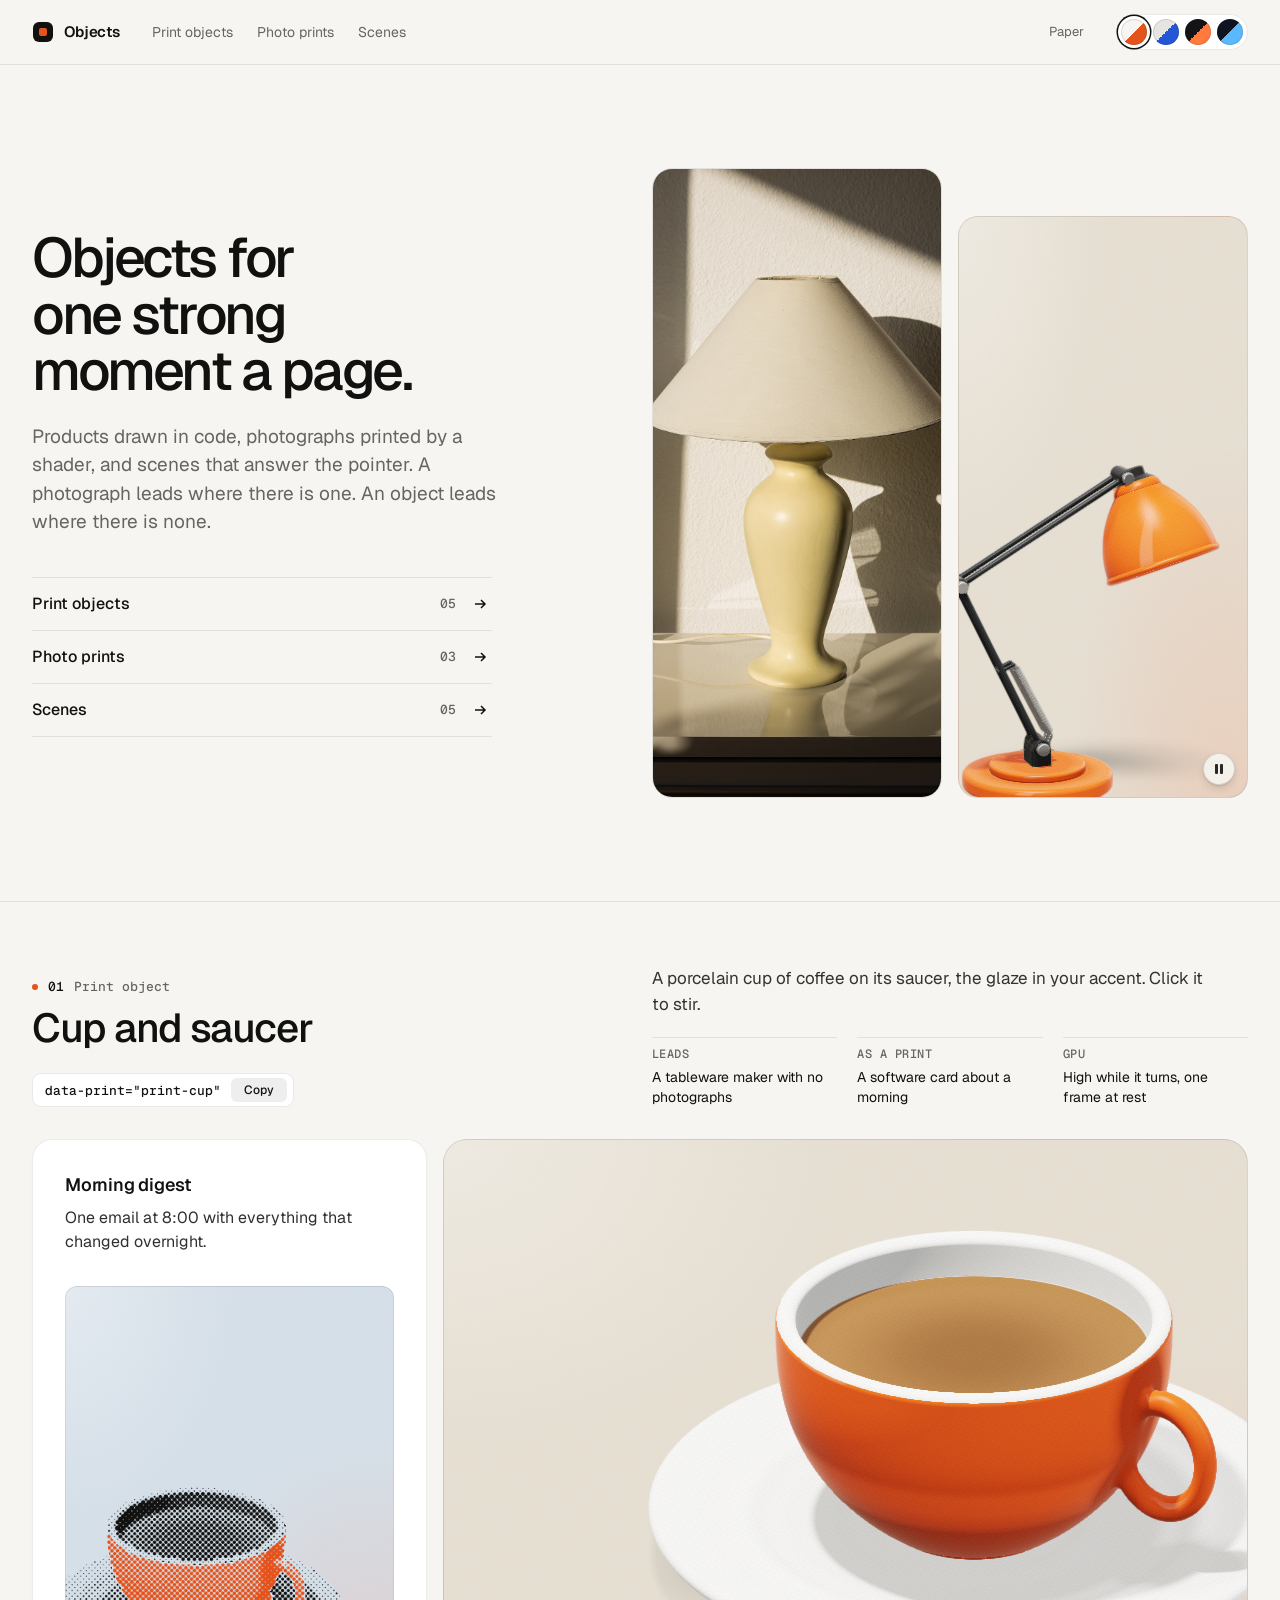
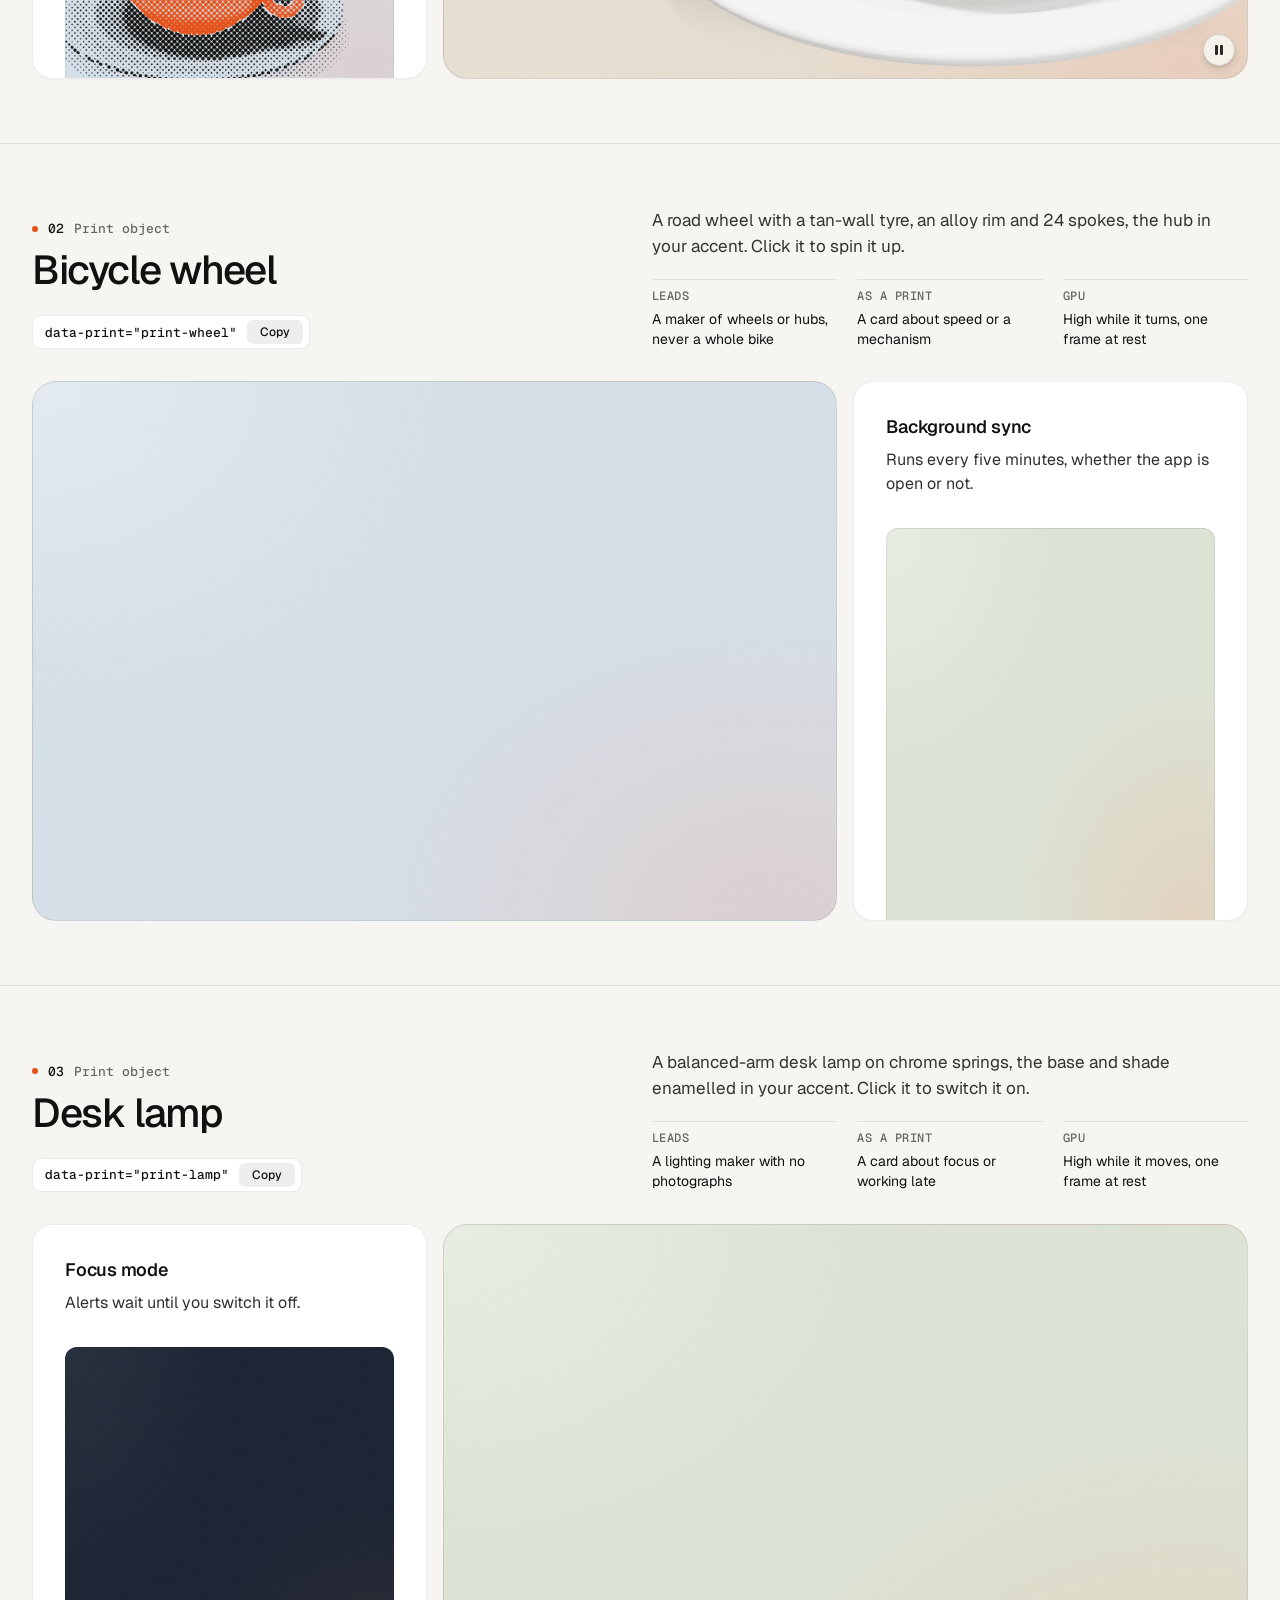
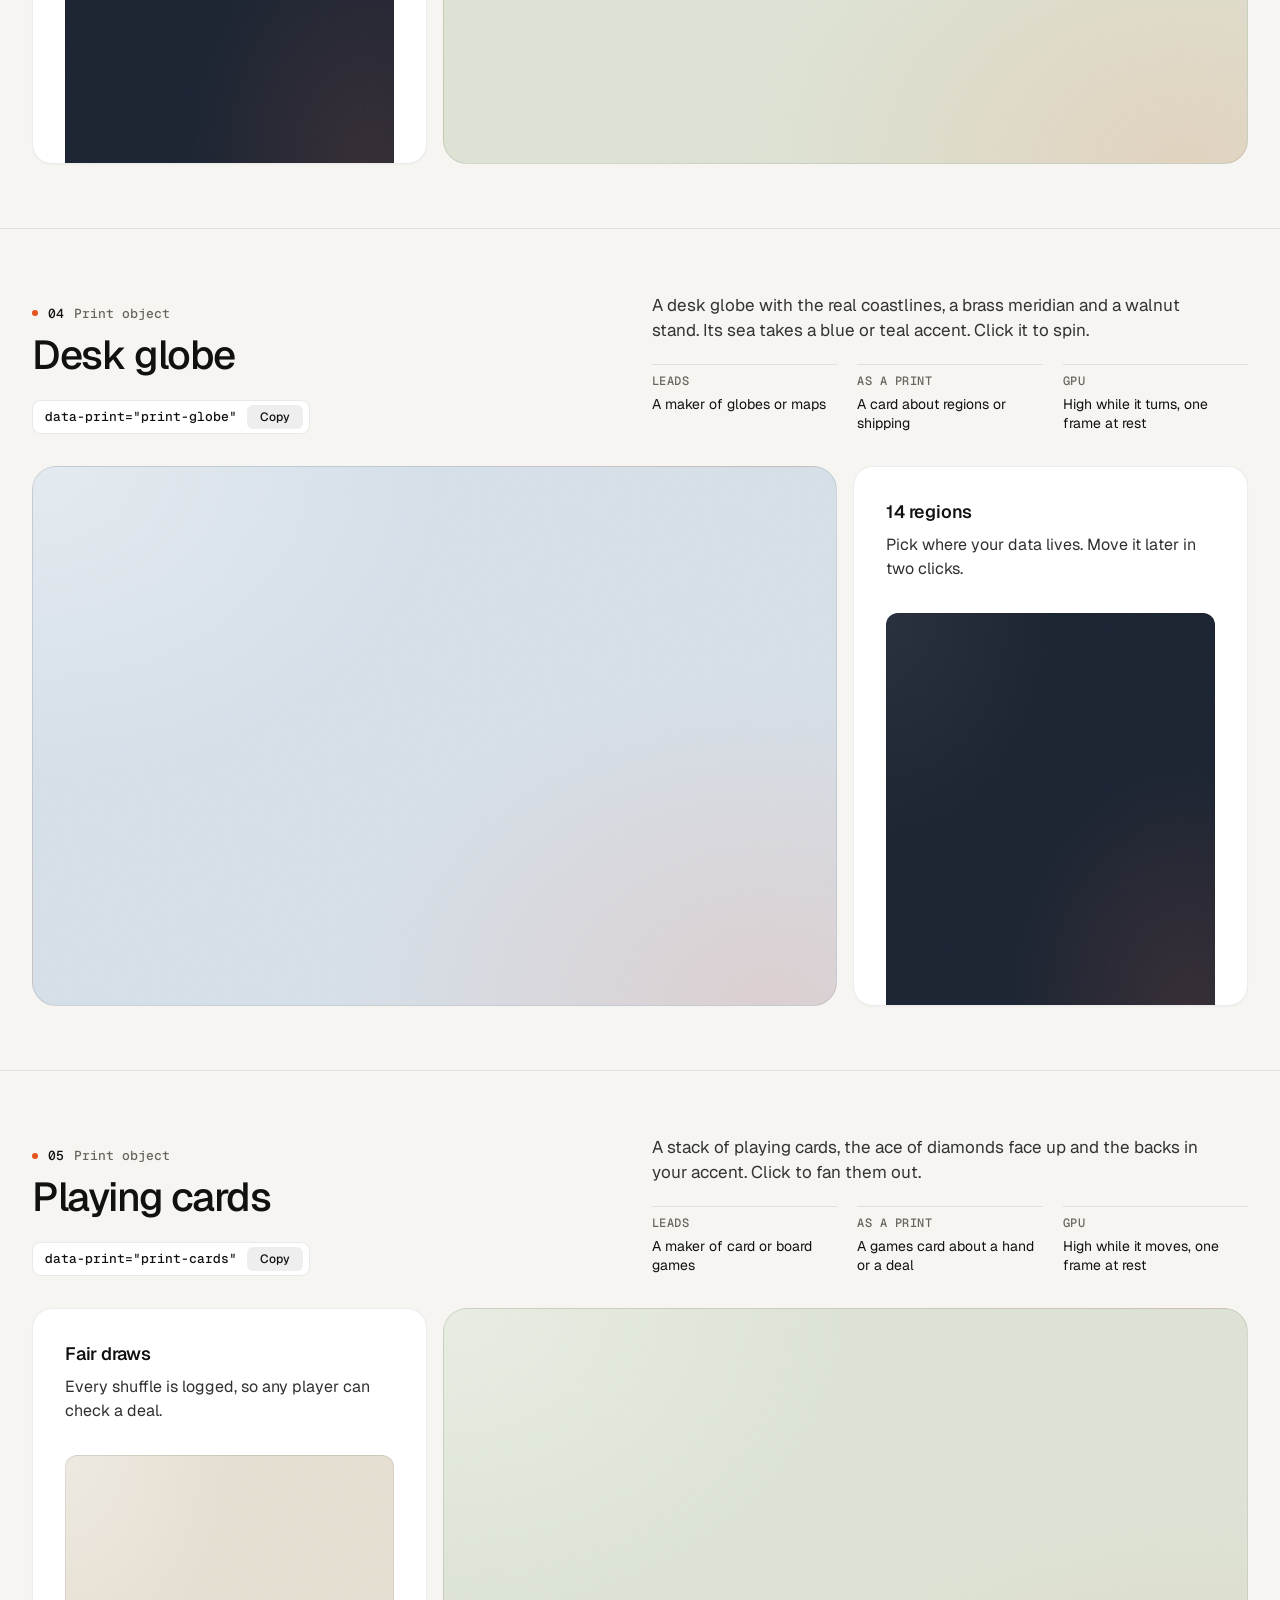
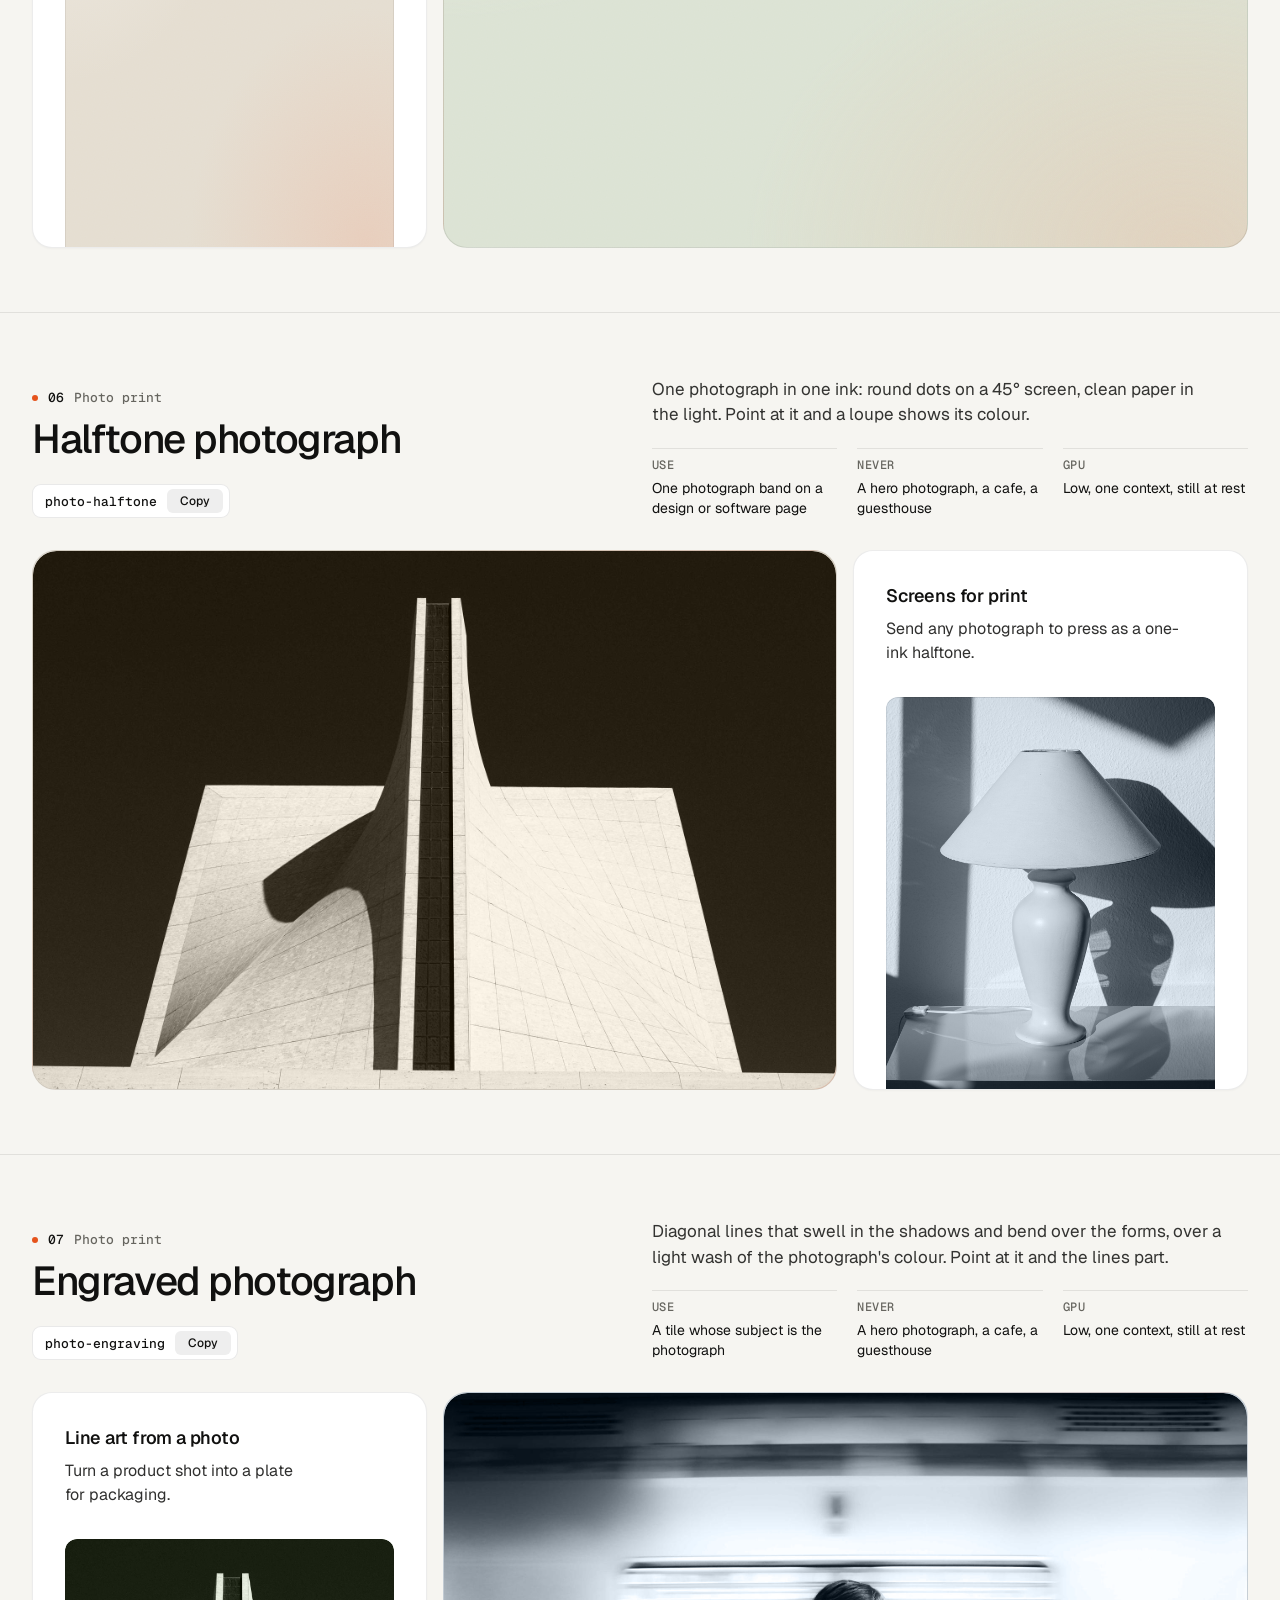
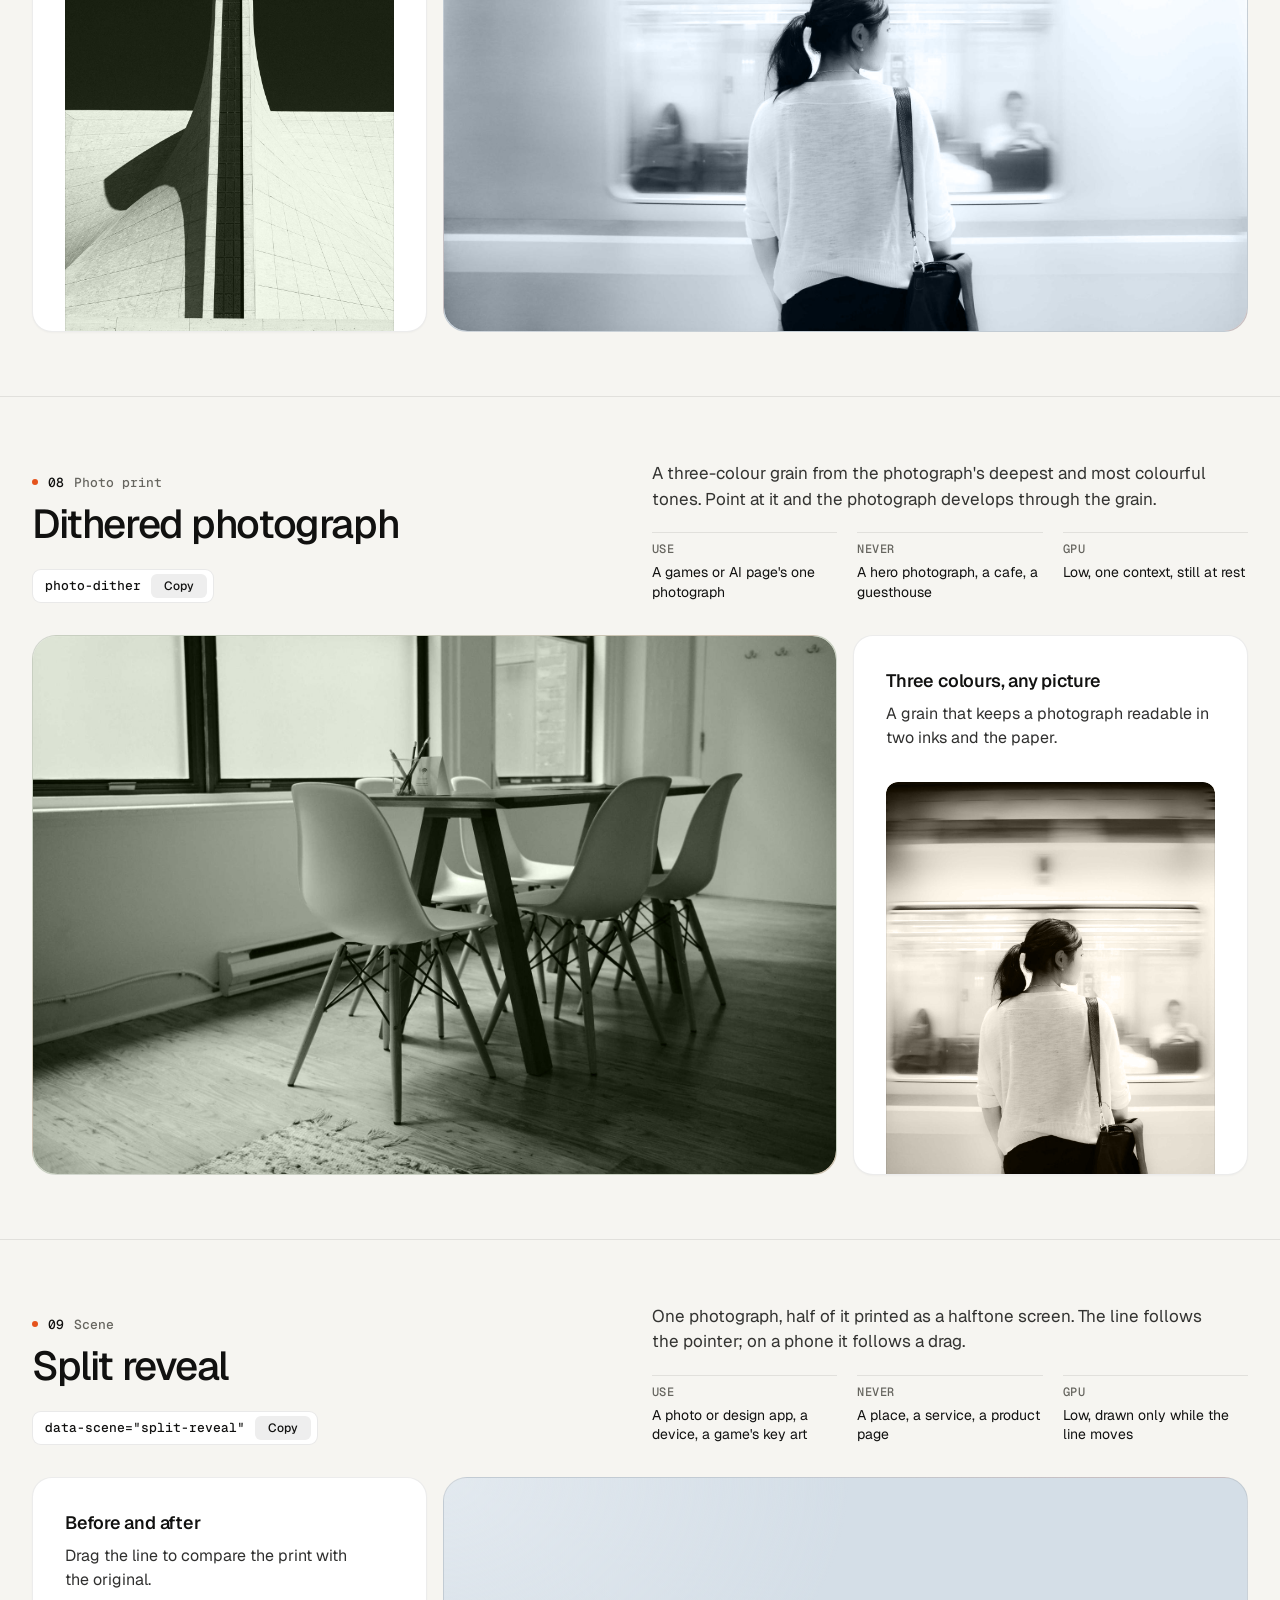
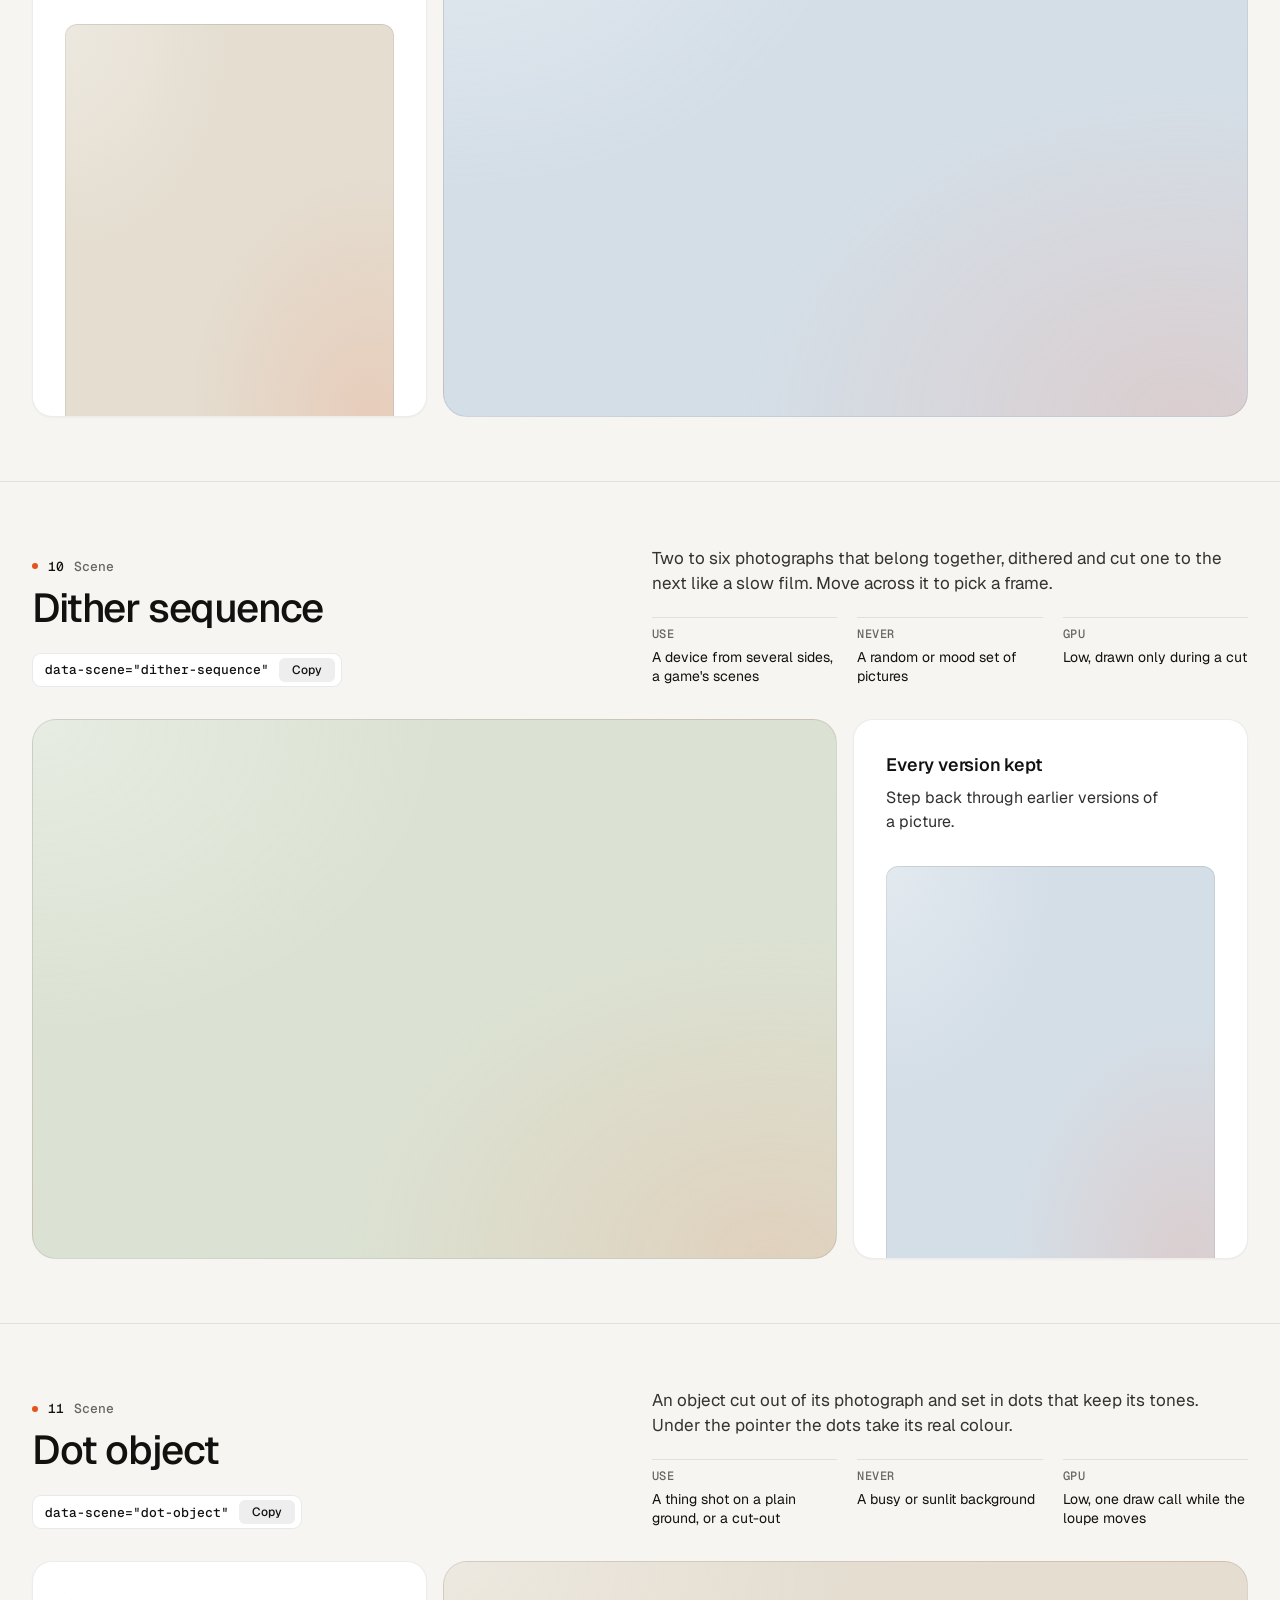
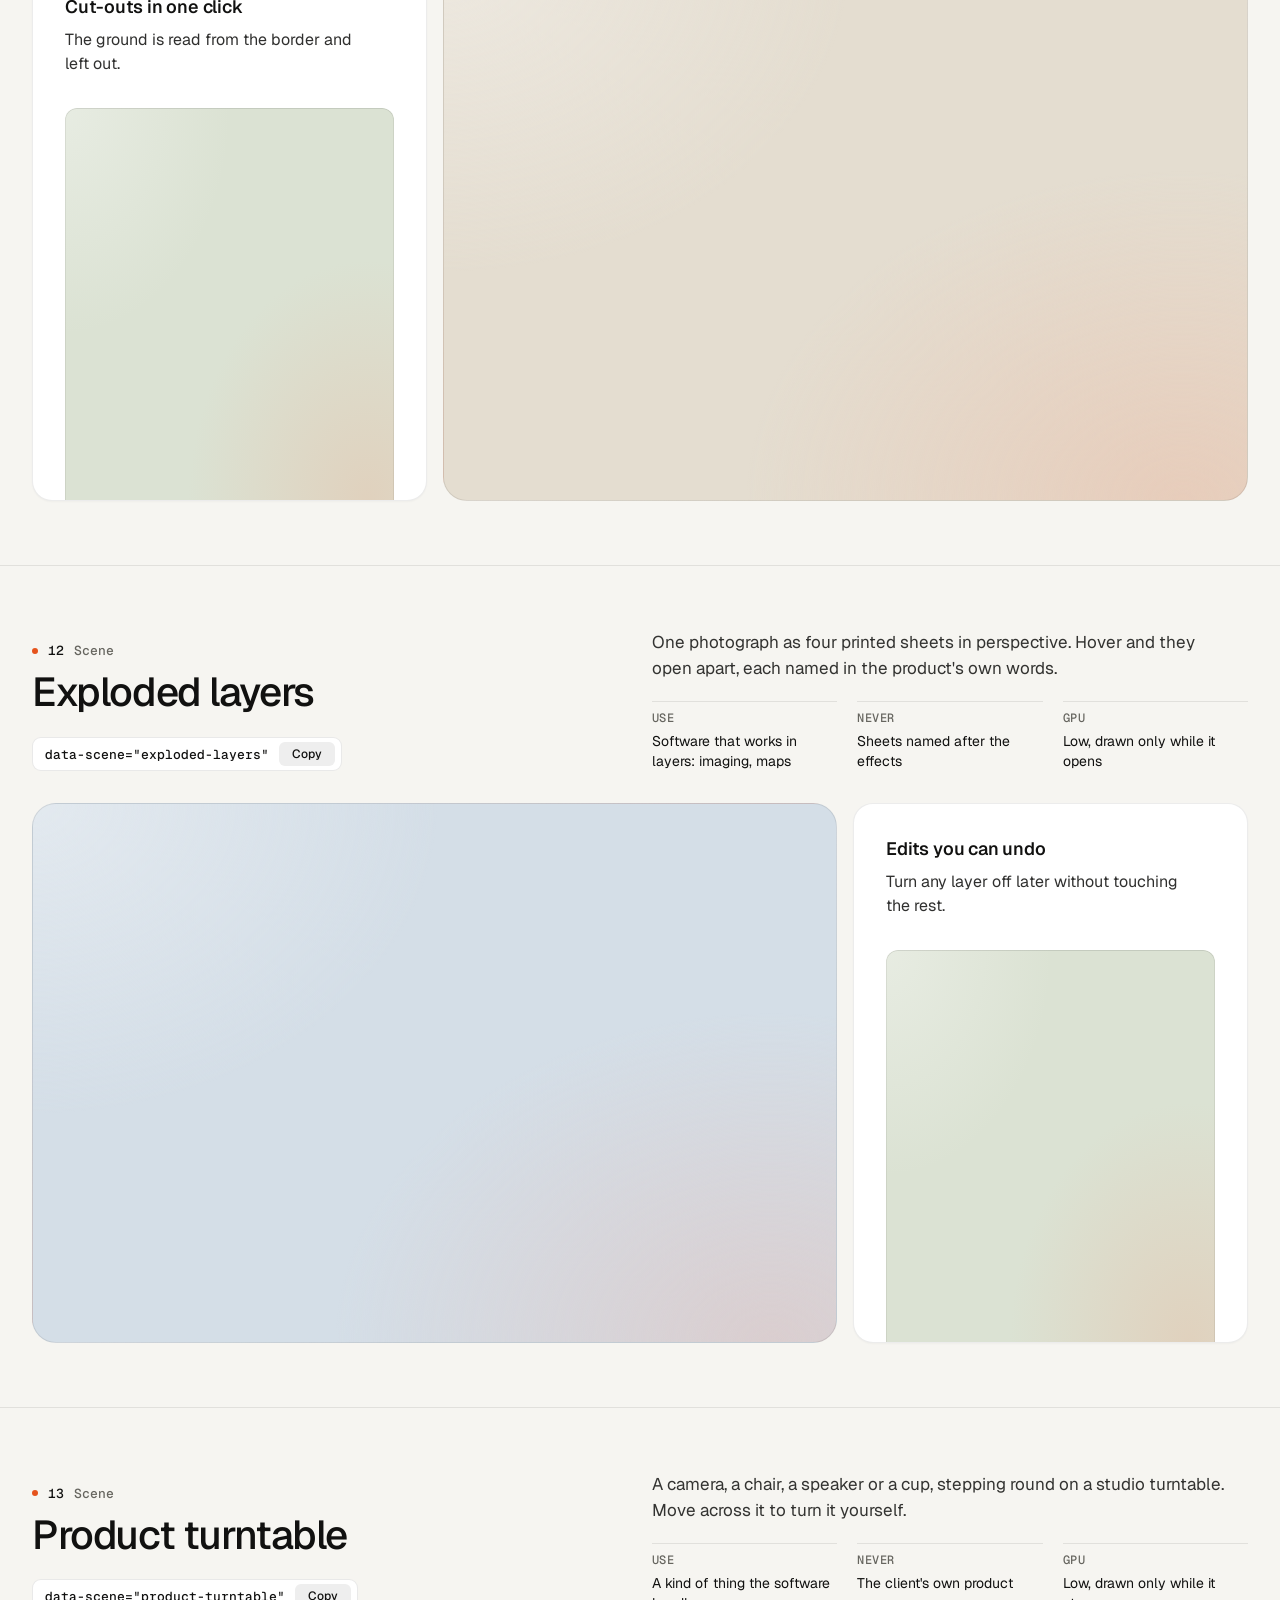
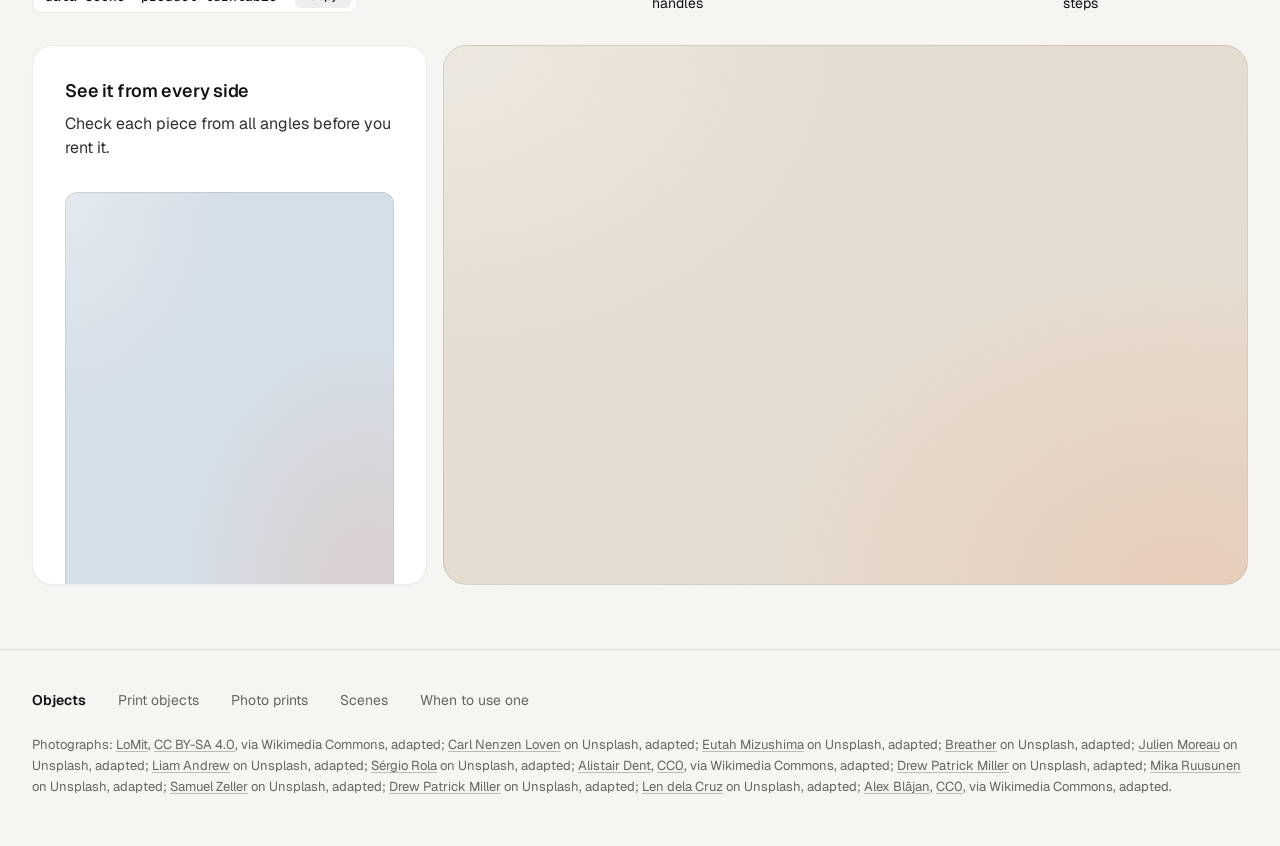
<file: .claude/skills/taste-skill/assets/objects/index.html>
<!doctype html>
<html lang="en" data-palette="paper">
<head>
<script>window.__tpGlMax = 16;   /* a gallery shows many live effects at once; a page of a site keeps the default 4 (fx.js) */</script>
<meta charset="utf-8">
<meta name="viewport" content="width=device-width, initial-scale=1">
<title>Objects</title>
<meta name="description" content="Thirteen objects for one strong moment a page: products drawn in code, photographs printed by a shader, scenes that answer the pointer.">
<link rel="icon" href="data:,">
<link rel="preconnect" href="https://fonts.googleapis.com">
<link rel="preconnect" href="https://fonts.gstatic.com" crossorigin>
<link href="https://fonts.googleapis.com/css2?family=Geist:wght@300..700&family=Geist+Mono:wght@400;500&display=swap" rel="stylesheet">
<link rel="stylesheet" href="../ui/base.css">
<link rel="stylesheet" href="../ui/cards.css">
<style>
  /* palettes: page tokens, four grounds (--g1 sand, --g2 sky, --g3 sage, --g4 deep) and the globe's sea */
  :root {
    --font-text: "Geist", system-ui, sans-serif; --font-mono: "Geist Mono", ui-monospace, monospace;
    --ease: cubic-bezier(.2, .7, .2, 1);
    --gutter: 32px; --max: 1312px;
  }
  [data-palette="paper"] { --bg: #f6f5f1; --card: #ffffff; --surface: #ffffff; --ink: #111110; --muted: #66655f; --accent: #e5531c; --accent-ink: #ffffff;
    --g1: #e4ddd0; --g2: #d4dee7; --g3: #dbe2d3; --g4: #1a2230; --sea: #2f6aa8; --line: rgb(17 17 16 / 0.09); }
  [data-palette="stone"] { --bg: #e6e5e1; --card: #f3f2ef; --surface: #f3f2ef; --ink: #1a1b1d; --muted: #5d5e62; --accent: #2456d6; --accent-ink: #ffffff;
    --g1: #d6d5d0; --g2: #c9d4df; --g3: #dad3c6; --g4: #1d2633; --sea: #2456d6; --line: rgb(26 27 29 / 0.1); }
  [data-palette="graphite"] { --bg: #0b0b0c; --card: #141416; --surface: #141416; --ink: #f2f2ef; --muted: #96979c; --accent: #ff7a3c; --accent-ink: #120c08;
    --g1: #1e1d1b; --g2: #17202a; --g3: #1b201b; --g4: #23262c; --sea: #4f9be0; --line: rgb(242 242 239 / 0.09); }
  [data-palette="night"] { --bg: #070b14; --card: #0e1420; --surface: #0e1420; --ink: #e9edf3; --muted: #8b94a4; --accent: #5ab9fc; --accent-ink: #07101a;
    --g1: #121a29; --g2: #0f2231; --g3: #16202b; --g4: #1b2536; --sea: #5ab9fc; --line: rgb(233 237 243 / 0.09); }

  * { box-sizing: border-box; }
  html { scroll-padding-top: 64px; }
  html, body { margin: 0; }
  body { font-family: var(--font-text); background: var(--bg); color: var(--ink); -webkit-font-smoothing: antialiased; font-size: 16px; line-height: 1.5;
    transition: background-color 320ms var(--ease), color 320ms var(--ease); }
  a { color: inherit; }
  .wrap { max-width: var(--max); margin: 0 auto; padding: 0 var(--gutter); }

  /* ------------------------------------------------ the bar */
  .bar { position: sticky; top: 0; z-index: 30; background: color-mix(in oklab, var(--bg) 84%, transparent); backdrop-filter: blur(16px) saturate(1.2); border-bottom: 1px solid var(--line); }
  .bar__in { height: 64px; display: flex; align-items: center; gap: 32px; }
  .brand { display: inline-flex; align-items: center; gap: 10px; font-weight: 600; font-size: 15px; letter-spacing: -0.01em; text-decoration: none; }
  .brand svg { width: 22px; height: 22px; }
  .brand svg .a { fill: var(--accent); transition: transform 420ms var(--ease); transform-origin: 11px 11px; }
  .brand:hover svg .a { transform: rotate(90deg); }
  .nav { display: flex; gap: 24px; font-size: 14px; }
  .nav a { position: relative; text-decoration: none; color: var(--muted); transition: color 180ms ease; padding: 6px 0; }
  .nav a::after { content: ""; position: absolute; left: 0; right: 0; bottom: 0; height: 1px; background: currentColor; transform: scaleX(0); transform-origin: left; transition: transform 260ms var(--ease); }
  .nav a:hover { color: var(--ink); }
  .nav a:hover::after { transform: scaleX(1); }
  .sp { flex: 1; }
  .swatches { display: flex; align-items: center; gap: 6px; padding: 4px; border-radius: 999px; border: 1px solid var(--line); background: var(--card); }
  .sw { position: relative; width: 26px; height: 26px; border-radius: 50%; border: 0; padding: 0; cursor: pointer; background: linear-gradient(135deg, var(--s-bg) 0 50%, var(--s-ac) 50% 100%);
    box-shadow: inset 0 0 0 1px rgb(0 0 0 / 0.12); transition: transform 200ms var(--ease); }
  .sw::after { content: ""; position: absolute; inset: -3px; border-radius: 50%; box-shadow: 0 0 0 1.5px var(--ink); opacity: 0; transform: scale(0.8); transition: opacity 200ms ease, transform 260ms var(--ease); }
  .sw:hover { transform: scale(1.08); }
  .sw:active { transform: scale(0.94); }
  .sw[aria-pressed="true"]::after { opacity: 1; transform: scale(1); }
  .sw:focus-visible { outline: 2px solid var(--ink); outline-offset: 3px; }
  .sw-label { font-size: 13px; color: var(--muted); min-width: 60px; text-align: right; }

  /* ------------------------------------------------ grounds: a soft lit mesh of the ground's own tone, a fine grain */
  .gr, .card > .panel.gr { --calm-k: 0%; background-color: var(--pg);
    background-image:
      radial-gradient(80% 90% at 92% 100%, color-mix(in oklab, var(--accent) 13%, var(--pg)), transparent 68%),
      radial-gradient(70% 80% at 0% 0%, color-mix(in oklab, var(--lift, #ffffff) var(--lift-k, 34%), var(--pg)), transparent 72%); }
  .gr.dk, [data-palette="graphite"] .gr, [data-palette="night"] .gr { --lift: #ffffff; --lift-k: 6%; }
  .grain { position: absolute; inset: 0; z-index: 0; pointer-events: none; opacity: .32; mix-blend-mode: soft-light; border-radius: inherit;
    background-image: url("data:image/svg+xml;utf8,<svg xmlns='http://www.w3.org/2000/svg' width='160' height='160'><filter id='n'><feTurbulence type='fractalNoise' baseFrequency='.85' numOctaves='2' stitchTiles='stitch'/><feColorMatrix values='0 0 0 0 .5  0 0 0 0 .5  0 0 0 0 .5  0 0 0 .9 0'/></filter><rect width='100%' height='100%' filter='url(%23n)'/></svg>"); }
  .slot { position: absolute; inset: 0; z-index: 1; border-radius: inherit; }
  .slot > .host { position: absolute; inset: 0; border-radius: inherit; overflow: hidden; }

  /* ------------------------------------------------ hero */
  .hero { min-height: calc(100svh - 64px); display: grid; align-items: center; padding: 56px 0; }
  .hero__grid { display: grid; grid-template-columns: repeat(12, minmax(0, 1fr)); gap: 24px; align-items: center; }
  .hero__copy { grid-column: 1 / span 5; }
  .hero h1 { margin: 0; font-size: clamp(44px, 3.4vw + 12px, 72px); line-height: 1.02; letter-spacing: -0.045em; font-weight: 520; text-wrap: balance; }
  .hero__lede { margin: 24px 0 0; font-size: 19px; line-height: 1.5; color: var(--muted); max-width: 40ch; text-wrap: pretty; }
  .index { margin: 40px 0 0; padding: 0; list-style: none; border-top: 1px solid var(--line); max-width: 460px; }
  .index a { display: grid; grid-template-columns: 1fr auto 20px; align-items: center; gap: 16px; padding: 14px 0; border-bottom: 1px solid var(--line); text-decoration: none; font-size: 16px; font-weight: 500; }
  .index a span { font: 500 13px/1 var(--font-mono); color: var(--muted); }
  .index a svg { width: 16px; height: 16px; transition: transform 260ms var(--ease); }
  .index a:hover svg { transform: translateX(4px); }
  .hero__pics { grid-column: 7 / span 6; display: grid; grid-template-columns: 1fr 1fr; gap: 16px; height: min(70svh, 660px); min-height: 440px; }
  .pic { position: relative; overflow: clip; border-radius: 20px; border: 1px solid var(--line); isolation: isolate; }
  .pic img { position: absolute; inset: 0; width: 100%; height: 100%; object-fit: cover; object-position: 50% 42%; display: block; }
  .pic--down { margin-top: 48px; }

  /* ------------------------------------------------ an object, one screen */
  .obj { min-height: calc(100svh - 64px); display: grid; align-content: center; padding: 64px 0; border-top: 1px solid var(--line); }
  .obj__head { display: grid; grid-template-columns: repeat(12, minmax(0, 1fr)); gap: 24px; align-items: end; margin-bottom: 32px; }
  .obj__title { grid-column: 1 / span 5; }
  .obj__n { margin: 0 0 14px; font: 500 13px/1 var(--font-mono); color: var(--muted); display: flex; gap: 10px; align-items: center; }
  .obj__n b { color: var(--ink); font-weight: 500; }
  .obj__n i { width: 6px; height: 6px; border-radius: 50%; background: var(--accent); display: inline-block; }
  .obj h2 { margin: 0; font-size: clamp(34px, 1.9vw + 16px, 52px); line-height: 1.04; letter-spacing: -0.035em; font-weight: 520; text-wrap: balance; }
  .obj__about { grid-column: 7 / span 6; }
  .obj__line { margin: 0; font-size: 17px; line-height: 1.5; color: color-mix(in oklab, var(--ink) 82%, var(--bg)); max-width: 52ch; text-wrap: pretty; }
  .facts { display: grid; grid-template-columns: repeat(3, minmax(0, 1fr)); gap: 20px; margin: 20px 0 0; }
  .facts div { border-top: 1px solid var(--line); padding-top: 10px; }
  .facts dt { font: 500 12px/1 var(--font-mono); color: var(--muted); text-transform: uppercase; letter-spacing: .04em; }
  .facts dd { margin: 8px 0 0; font-size: 14px; line-height: 1.4; }
  .copy { margin-top: 24px; display: inline-flex; align-items: center; gap: 10px; height: 34px; padding: 0 6px 0 12px; border-radius: 9px; border: 1px solid var(--line);
    background: var(--card); color: var(--ink); font: 500 13px/1 var(--font-mono); cursor: pointer; transition: border-color 180ms ease, transform 160ms var(--ease); }
  .copy:hover { border-color: color-mix(in oklab, var(--ink) 24%, transparent); }
  .copy:active { transform: scale(0.97); }
  .copy:focus-visible { outline: 2px solid var(--ink); outline-offset: 2px; }
  .copy em { font-style: normal; display: inline-grid; place-items: center; height: 24px; padding: 0 8px; border-radius: 6px; background: color-mix(in oklab, var(--ink) 7%, transparent); font-family: var(--font-text); font-size: 12px; overflow: hidden; }
  .copy em span { grid-area: 1 / 1; transition: transform 260ms var(--ease), opacity 200ms ease; }
  .copy em span + span { transform: translateY(110%); opacity: 0; }
  .copy.done em span:first-child { transform: translateY(-110%); opacity: 0; }
  .copy.done em span + span { transform: none; opacity: 1; }

  .duo { display: grid; grid-template-columns: repeat(12, minmax(0, 1fr)); gap: 16px; height: clamp(400px, calc(100svh - 360px), 600px); }
  .big { grid-column: 1 / span 8; position: relative; overflow: clip; isolation: isolate; border-radius: 24px; border: 1px solid var(--line); }
  .duo .card { grid-column: 9 / span 4; }
  .obj:nth-of-type(even) .big { grid-column: 5 / span 8; grid-row: 1; }
  .obj:nth-of-type(even) .duo .card { grid-column: 1 / span 4; grid-row: 1; }
  .duo .card > .panel { flex: 1 1 auto; min-height: 0; }

  /* ------------------------------------------------ footer */
  .foot { border-top: 1px solid var(--line); padding: 40px 0 48px; font-size: 14px; color: var(--muted); }
  .foot__row { display: flex; flex-wrap: wrap; gap: 12px 32px; align-items: baseline; }
  .foot__row b { color: var(--ink); font-weight: 600; }
  .foot__row a { text-decoration: none; }
  .foot__row a:hover { color: var(--ink); }
  .credits { margin: 24px 0 0; font-size: 13px; line-height: 1.6; color: var(--muted); }
  .credits a { text-decoration: underline; text-decoration-color: color-mix(in oklab, currentColor 40%, transparent); text-underline-offset: 2px; }

  @media (max-width: 1023px) {
    .hero__copy, .hero__pics { grid-column: 1 / -1; }
    .hero__pics { height: auto; min-height: 0; }
    .pic { aspect-ratio: 3 / 4; }
    .obj__title, .obj__about { grid-column: 1 / -1; }
    .duo { height: auto; grid-template-columns: minmax(0, 1fr); }
    .big, .duo .card, .obj:nth-of-type(even) .big, .obj:nth-of-type(even) .duo .card { grid-column: 1 / -1; grid-row: auto; }
    .big { aspect-ratio: 4 / 3; }
    .duo .card > .panel { flex: none; height: 320px; }
  }
  @media (max-width: 760px) {
    :root { --gutter: 16px; }
    .nav, .sw-label { display: none; }
    .hero { padding: 32px 0 40px; }
    .hero__lede { font-size: 17px; }
    .hero__pics { gap: 10px; }
    .pic { border-radius: 16px; }
    .pic--down { margin-top: 28px; }
    .obj { padding: 72px 0; min-height: 0; }
    .obj .wrap { display: flex; flex-direction: column; }
    .obj__head, .obj__about { display: contents; }
    .obj__title { order: 1; margin-bottom: 16px; }
    .obj__line { order: 2; margin-bottom: 28px; }
    .duo { order: 3; }
    .facts { order: 4; margin-top: 28px; }
    .copy, .index { display: none; }
    .facts { grid-template-columns: minmax(0, 1fr); gap: 0; }
    .facts div { display: grid; grid-template-columns: 96px 1fr; gap: 12px; padding: 10px 0; }
    .facts dd { margin: 0; }
    .big { aspect-ratio: 4 / 5; border-radius: 18px; }
    .duo .card > .panel { height: 300px; }
  }
  @media (prefers-reduced-motion: reduce) { *, *::before, *::after { transition-duration: 0ms !important; } }
</style>
</head>
<body>
<header class="bar">
  <div class="wrap bar__in">
    <a class="brand" href="#top" aria-label="Objects, back to the top">
      <svg viewBox="0 0 22 22" aria-hidden="true"><rect x="1" y="1" width="20" height="20" rx="6" fill="currentColor"/><rect class="a" x="7" y="7" width="8" height="8" rx="2"/></svg>
      Objects
    </a>
    <nav class="nav" aria-label="Families">
      <a href="#print-cup">Print objects</a>
      <a href="#photo-halftone">Photo prints</a>
      <a href="#split-reveal">Scenes</a>
    </nav>
    <span class="sp"></span>
    <span class="sw-label" id="sw-label">Paper</span>
    <div class="swatches" role="group" aria-label="Palette">
      <button type="button" class="sw" data-pal="paper" aria-label="Paper" aria-pressed="true" style="--s-bg:#f6f5f1;--s-ac:#e5531c"></button>
      <button type="button" class="sw" data-pal="stone" aria-label="Stone" aria-pressed="false" style="--s-bg:#e6e5e1;--s-ac:#2456d6"></button>
      <button type="button" class="sw" data-pal="graphite" aria-label="Graphite" aria-pressed="false" style="--s-bg:#141416;--s-ac:#ff7a3c"></button>
      <button type="button" class="sw" data-pal="night" aria-label="Night" aria-pressed="false" style="--s-bg:#0e1420;--s-ac:#5ab9fc"></button>
    </div>
  </div>
</header>

<main id="top">
  <section class="hero">
    <div class="wrap hero__grid">
      <div class="hero__copy">
        <h1>Objects for one strong moment a page.</h1>
        <p class="hero__lede">Products drawn in code, photographs printed by a shader, and scenes that answer the pointer. A photograph leads where there is one. An object leads where there is none.</p>
        <ul class="index">
          <li><a href="#print-cup">Print objects <span>05</span><svg viewBox="0 0 16 16" fill="none" stroke="currentColor" stroke-width="1.5" aria-hidden="true"><path d="M3 8h10M9 4l4 4-4 4"/></svg></a></li>
          <li><a href="#photo-halftone">Photo prints <span>03</span><svg viewBox="0 0 16 16" fill="none" stroke="currentColor" stroke-width="1.5" aria-hidden="true"><path d="M3 8h10M9 4l4 4-4 4"/></svg></a></li>
          <li><a href="#split-reveal">Scenes <span>05</span><svg viewBox="0 0 16 16" fill="none" stroke="currentColor" stroke-width="1.5" aria-hidden="true"><path d="M3 8h10M9 4l4 4-4 4"/></svg></a></li>
        </ul>
      </div>
      <div class="hero__pics">
        <div class="pic"><img src="photo-kit/photos/lamp.jpg" width="1280" height="1757" alt="Cream ceramic table lamp on a glossy side table in low sun" decoding="async"></div>
        <article class="pic pic--down gr" style="--pg: var(--g1)" aria-label="A balanced-arm desk lamp">
          <div class="grain"></div>
          <div class="slot" data-slot='{"kind":"print","id":"print-lamp","place":"card","ground":"g1","params":{"size":1.06,"x":-0.08,"y":-0.2}}'></div>
        </article>
      </div>
    </div>
  </section>

  <!-- ===================================================== print objects -->
  <section class="obj" id="print-cup">
    <div class="wrap">
      <div class="obj__head">
        <div class="obj__title"><p class="obj__n"><i></i><b>01</b> Print object</p><h2>Cup and saucer</h2>
          <button type="button" class="copy" data-copy='<div data-print="print-cup" data-print-place="card"></div>'>data-print="print-cup"<em><span>Copy</span><span>Copied</span></em></button></div>
        <div class="obj__about">
          <p class="obj__line">A porcelain cup of coffee on its saucer, the glaze in your accent. Click it to stir.</p>
          <dl class="facts"><div><dt>Leads</dt><dd>A tableware maker with no photographs</dd></div><div><dt>As a print</dt><dd>A software card about a morning</dd></div><div><dt>GPU</dt><dd>High while it turns, one frame at rest</dd></div></dl>
        </div>
      </div>
      <div class="duo">
        <article class="big gr" style="--pg: var(--g1)"><div class="grain"></div>
          <div class="slot" data-slot='{"kind":"print","id":"print-cup","place":"hero","ground":"g1","params":{"size":0.96,"x":0.16,"y":-0.04}}'></div></article>
        <article class="card"><h3>Morning digest</h3><p>One email at 8:00 with everything that changed overnight.</p>
          <div class="panel gr" style="--pg: var(--g2)"><div class="grain"></div>
            <div class="slot" data-slot='{"kind":"print","id":"print-cup","place":"card","ground":"g2","params":{"effect":"halftone","turn":0}}'></div></div></article>
      </div>
    </div>
  </section>

  <section class="obj" id="print-wheel">
    <div class="wrap">
      <div class="obj__head">
        <div class="obj__title"><p class="obj__n"><i></i><b>02</b> Print object</p><h2>Bicycle wheel</h2>
          <button type="button" class="copy" data-copy='<div data-print="print-wheel" data-print-place="card"></div>'>data-print="print-wheel"<em><span>Copy</span><span>Copied</span></em></button></div>
        <div class="obj__about">
          <p class="obj__line">A road wheel with a tan-wall tyre, an alloy rim and 24 spokes, the hub in your accent. Click it to spin it up.</p>
          <dl class="facts"><div><dt>Leads</dt><dd>A maker of wheels or hubs, never a whole bike</dd></div><div><dt>As a print</dt><dd>A card about speed or a mechanism</dd></div><div><dt>GPU</dt><dd>High while it turns, one frame at rest</dd></div></dl>
        </div>
      </div>
      <div class="duo">
        <article class="big gr" style="--pg: var(--g2)"><div class="grain"></div>
          <div class="slot" data-slot='{"kind":"print","id":"print-wheel","place":"card","ground":"g2","params":{"size":1.34,"x":-0.08,"y":-0.3}}'></div></article>
        <article class="card"><h3>Background sync</h3><p>Runs every five minutes, whether the app is open or not.</p>
          <div class="panel gr" style="--pg: var(--g3)"><div class="grain"></div>
            <div class="slot" data-slot='{"kind":"print","id":"print-wheel","place":"card","ground":"g3","params":{"effect":"halftone","turn":0}}'></div></div></article>
      </div>
    </div>
  </section>

  <section class="obj" id="print-lamp">
    <div class="wrap">
      <div class="obj__head">
        <div class="obj__title"><p class="obj__n"><i></i><b>03</b> Print object</p><h2>Desk lamp</h2>
          <button type="button" class="copy" data-copy='<div data-print="print-lamp" data-print-place="card"></div>'>data-print="print-lamp"<em><span>Copy</span><span>Copied</span></em></button></div>
        <div class="obj__about">
          <p class="obj__line">A balanced-arm desk lamp on chrome springs, the base and shade enamelled in your accent. Click it to switch it on.</p>
          <dl class="facts"><div><dt>Leads</dt><dd>A lighting maker with no photographs</dd></div><div><dt>As a print</dt><dd>A card about focus or working late</dd></div><div><dt>GPU</dt><dd>High while it moves, one frame at rest</dd></div></dl>
        </div>
      </div>
      <div class="duo">
        <article class="big gr" style="--pg: var(--g3)"><div class="grain"></div>
          <div class="slot" data-slot='{"kind":"print","id":"print-lamp","place":"hero","ground":"g3","params":{"size":0.98,"x":0.14,"y":-0.06,"angle":-24}}'></div></article>
        <article class="card"><h3>Focus mode</h3><p>Alerts wait until you switch it off.</p>
          <div class="panel gr dk" style="--pg: var(--g4)"><div class="grain"></div>
            <div class="slot" data-slot='{"kind":"print","id":"print-lamp","place":"card","ground":"g4","params":{"effect":"dither","step":1,"turn":0}}' aria-label="A desk lamp, switched on"></div></div></article>
      </div>
    </div>
  </section>

  <section class="obj" id="print-globe">
    <div class="wrap">
      <div class="obj__head">
        <div class="obj__title"><p class="obj__n"><i></i><b>04</b> Print object</p><h2>Desk globe</h2>
          <button type="button" class="copy" data-copy='<div data-print="print-globe" data-print-place="card" data-print-params=&apos;{"effect":"engrave"}&apos;></div>'>data-print="print-globe"<em><span>Copy</span><span>Copied</span></em></button></div>
        <div class="obj__about">
          <p class="obj__line">A desk globe with the real coastlines, a brass meridian and a walnut stand. Its sea takes a blue or teal accent. Click it to spin.</p>
          <dl class="facts"><div><dt>Leads</dt><dd>A maker of globes or maps</dd></div><div><dt>As a print</dt><dd>A card about regions or shipping</dd></div><div><dt>GPU</dt><dd>High while it turns, one frame at rest</dd></div></dl>
        </div>
      </div>
      <div class="duo">
        <article class="big gr" style="--pg: var(--g2)"><div class="grain"></div>
          <div class="slot" data-slot='{"kind":"print","id":"print-globe","place":"card","ground":"g2","sea":true,"params":{"size":1.3,"x":-0.1,"y":-0.3}}'></div></article>
        <article class="card"><h3>14 regions</h3><p>Pick where your data lives. Move it later in two clicks.</p>
          <div class="panel gr dk" style="--pg: var(--g4)"><div class="grain"></div>
            <div class="slot" data-slot='{"kind":"print","id":"print-globe","place":"card","ground":"g4","sea":true,"params":{"effect":"engrave","turn":0}}'></div></div></article>
      </div>
    </div>
  </section>

  <section class="obj" id="print-cards">
    <div class="wrap">
      <div class="obj__head">
        <div class="obj__title"><p class="obj__n"><i></i><b>05</b> Print object</p><h2>Playing cards</h2>
          <button type="button" class="copy" data-copy='<div data-print="print-cards" data-print-place="card"></div>'>data-print="print-cards"<em><span>Copy</span><span>Copied</span></em></button></div>
        <div class="obj__about">
          <p class="obj__line">A stack of playing cards, the ace of diamonds face up and the backs in your accent. Click to fan them out.</p>
          <dl class="facts"><div><dt>Leads</dt><dd>A maker of card or board games</dd></div><div><dt>As a print</dt><dd>A games card about a hand or a deal</dd></div><div><dt>GPU</dt><dd>High while it moves, one frame at rest</dd></div></dl>
        </div>
      </div>
      <div class="duo">
        <article class="big gr" style="--pg: var(--g3)"><div class="grain"></div>
          <div class="slot" data-slot='{"kind":"print","id":"print-cards","place":"hero","ground":"g3","params":{"size":0.98,"x":0.16,"y":-0.04}}'></div></article>
        <article class="card"><h3>Fair draws</h3><p>Every shuffle is logged, so any player can check a deal.</p>
          <div class="panel gr" style="--pg: var(--g1)"><div class="grain"></div>
            <div class="slot" data-slot='{"kind":"print","id":"print-cards","place":"card","ground":"g1","params":{"effect":"halftone","turn":0}}'></div></div></article>
      </div>
    </div>
  </section>

  <!-- ===================================================== photo prints -->
  <section class="obj" id="photo-halftone">
    <div class="wrap">
      <div class="obj__head">
        <div class="obj__title"><p class="obj__n"><i></i><b>06</b> Photo print</p><h2>Halftone photograph</h2>
          <button type="button" class="copy" data-copy="import print from './assets/objects/photo-halftone/object.js'; print.mount(frame, { palette: fx.readPalette(frame) });">photo-halftone<em><span>Copy</span><span>Copied</span></em></button></div>
        <div class="obj__about">
          <p class="obj__line">One photograph in one ink: round dots on a 45° screen, clean paper in the light. Point at it and a loupe shows its colour.</p>
          <dl class="facts"><div><dt>Use</dt><dd>One photograph band on a design or software page</dd></div><div><dt>Never</dt><dd>A hero photograph, a cafe, a guesthouse</dd></div><div><dt>GPU</dt><dd>Low, one context, still at rest</dd></div></dl>
        </div>
      </div>
      <div class="duo">
        <article class="big gr" style="--pg: var(--g1)">
          <div class="slot" data-slot='{"kind":"photo","id":"photo-halftone","ground":"g1","photo":"concrete"}'></div></article>
        <article class="card"><h3>Screens for print</h3><p>Send any photograph to press as a one-ink halftone.</p>
          <div class="panel gr" style="--pg: var(--g2)">
            <div class="slot" data-slot='{"kind":"photo","id":"photo-halftone","ground":"g2","photo":"lamp","params":{"tint":1}}'></div></div></article>
      </div>
    </div>
  </section>

  <section class="obj" id="photo-engraving">
    <div class="wrap">
      <div class="obj__head">
        <div class="obj__title"><p class="obj__n"><i></i><b>07</b> Photo print</p><h2>Engraved photograph</h2>
          <button type="button" class="copy" data-copy="import print from './assets/objects/photo-engraving/object.js'; print.mount(frame, { palette: fx.readPalette(frame) });">photo-engraving<em><span>Copy</span><span>Copied</span></em></button></div>
        <div class="obj__about">
          <p class="obj__line">Diagonal lines that swell in the shadows and bend over the forms, over a light wash of the photograph's colour. Point at it and the lines part.</p>
          <dl class="facts"><div><dt>Use</dt><dd>A tile whose subject is the photograph</dd></div><div><dt>Never</dt><dd>A hero photograph, a cafe, a guesthouse</dd></div><div><dt>GPU</dt><dd>Low, one context, still at rest</dd></div></dl>
        </div>
      </div>
      <div class="duo">
        <article class="big gr" style="--pg: var(--g2)">
          <div class="slot" data-slot='{"kind":"photo","id":"photo-engraving","ground":"g2","photo":"platform","photoDark":"concrete"}'></div></article>
        <article class="card"><h3>Line art from a photo</h3><p>Turn a product shot into a plate for packaging.</p>
          <div class="panel gr" style="--pg: var(--g3)">
            <div class="slot" data-slot='{"kind":"photo","id":"photo-engraving","ground":"g3","photo":"concrete","photoDark":"room"}'></div></div></article>
      </div>
    </div>
  </section>

  <section class="obj" id="photo-dither">
    <div class="wrap">
      <div class="obj__head">
        <div class="obj__title"><p class="obj__n"><i></i><b>08</b> Photo print</p><h2>Dithered photograph</h2>
          <button type="button" class="copy" data-copy="import print from './assets/objects/photo-dither/object.js'; print.mount(frame, { palette: fx.readPalette(frame) });">photo-dither<em><span>Copy</span><span>Copied</span></em></button></div>
        <div class="obj__about">
          <p class="obj__line">A three-colour grain from the photograph's deepest and most colourful tones. Point at it and the photograph develops through the grain.</p>
          <dl class="facts"><div><dt>Use</dt><dd>A games or AI page's one photograph</dd></div><div><dt>Never</dt><dd>A hero photograph, a cafe, a guesthouse</dd></div><div><dt>GPU</dt><dd>Low, one context, still at rest</dd></div></dl>
        </div>
      </div>
      <div class="duo">
        <article class="big gr" style="--pg: var(--g3)">
          <div class="slot" data-slot='{"kind":"photo","id":"photo-dither","ground":"g3","photo":"room"}'></div></article>
        <article class="card"><h3>Three colours, any picture</h3><p>A grain that keeps a photograph readable in two inks and the paper.</p>
          <div class="panel gr" style="--pg: var(--g1)">
            <div class="slot" data-slot='{"kind":"photo","id":"photo-dither","ground":"g1","photo":"platform"}'></div></div></article>
      </div>
    </div>
  </section>

  <!-- ===================================================== scenes -->
  <section class="obj" id="split-reveal">
    <div class="wrap">
      <div class="obj__head">
        <div class="obj__title"><p class="obj__n"><i></i><b>09</b> Scene</p><h2>Split reveal</h2>
          <button type="button" class="copy" data-copy='<div data-scene="split-reveal" data-scene-src="assets/img/photo.jpg"></div>'>data-scene="split-reveal"<em><span>Copy</span><span>Copied</span></em></button></div>
        <div class="obj__about">
          <p class="obj__line">One photograph, half of it printed as a halftone screen. The line follows the pointer; on a phone it follows a drag.</p>
          <dl class="facts"><div><dt>Use</dt><dd>A photo or design app, a device, a game's key art</dd></div><div><dt>Never</dt><dd>A place, a service, a product page</dd></div><div><dt>GPU</dt><dd>Low, drawn only while the line moves</dd></div></dl>
        </div>
      </div>
      <div class="duo">
        <article class="big gr" style="--pg: var(--g2)">
          <div class="slot" data-slot='{"kind":"scene","id":"split-reveal","ground":"g2","src":"default"}'></div></article>
        <article class="card"><h3>Before and after</h3><p>Drag the line to compare the print with the original.</p>
          <div class="panel gr" style="--pg: var(--g1)">
            <div class="slot" data-slot='{"kind":"scene","id":"split-reveal","ground":"g1","src":"roof","params":{"side":"right","split":0.42}}'></div></div></article>
      </div>
    </div>
  </section>

  <section class="obj" id="dither-sequence">
    <div class="wrap">
      <div class="obj__head">
        <div class="obj__title"><p class="obj__n"><i></i><b>10</b> Scene</p><h2>Dither sequence</h2>
          <button type="button" class="copy" data-copy='<div data-scene="dither-sequence" data-scene-src=&apos;[{"src":"a.jpg"},{"src":"b.jpg"}]&apos;></div>'>data-scene="dither-sequence"<em><span>Copy</span><span>Copied</span></em></button></div>
        <div class="obj__about">
          <p class="obj__line">Two to six photographs that belong together, dithered and cut one to the next like a slow film. Move across it to pick a frame.</p>
          <dl class="facts"><div><dt>Use</dt><dd>A device from several sides, a game's scenes</dd></div><div><dt>Never</dt><dd>A random or mood set of pictures</dd></div><div><dt>GPU</dt><dd>Low, drawn only during a cut</dd></div></dl>
        </div>
      </div>
      <div class="duo">
        <article class="big gr" style="--pg: var(--g3)">
          <div class="slot" data-slot='{"kind":"scene","id":"dither-sequence","ground":"g3","src":"default"}'></div></article>
        <article class="card"><h3>Every version kept</h3><p>Step back through earlier versions of a picture.</p>
          <div class="panel gr" style="--pg: var(--g2)">
            <div class="slot" data-slot='{"kind":"scene","id":"dither-sequence","ground":"g2","src":"spirals","params":{"fit":"contain","autoplay":0}}'></div></div></article>
      </div>
    </div>
  </section>

  <section class="obj" id="dot-object">
    <div class="wrap">
      <div class="obj__head">
        <div class="obj__title"><p class="obj__n"><i></i><b>11</b> Scene</p><h2>Dot object</h2>
          <button type="button" class="copy" data-copy='<div data-scene="dot-object" data-scene-src="assets/img/object-on-white.jpg"></div>'>data-scene="dot-object"<em><span>Copy</span><span>Copied</span></em></button></div>
        <div class="obj__about">
          <p class="obj__line">An object cut out of its photograph and set in dots that keep its tones. Under the pointer the dots take its real colour.</p>
          <dl class="facts"><div><dt>Use</dt><dd>A thing shot on a plain ground, or a cut-out</dd></div><div><dt>Never</dt><dd>A busy or sunlit background</dd></div><div><dt>GPU</dt><dd>Low, one draw call while the loupe moves</dd></div></dl>
        </div>
      </div>
      <div class="duo">
        <article class="big gr" style="--pg: var(--g1)">
          <div class="slot" data-slot='{"kind":"scene","id":"dot-object","ground":"g1","src":"default"}'></div></article>
        <article class="card"><h3>Cut-outs in one click</h3><p>The ground is read from the border and left out.</p>
          <div class="panel gr" style="--pg: var(--g3)">
            <div class="slot" data-slot='{"kind":"scene","id":"dot-object","ground":"g3","src":"dahlia"}'></div></div></article>
      </div>
    </div>
  </section>

  <section class="obj" id="exploded-layers">
    <div class="wrap">
      <div class="obj__head">
        <div class="obj__title"><p class="obj__n"><i></i><b>12</b> Scene</p><h2>Exploded layers</h2>
          <button type="button" class="copy" data-copy='<div data-scene="exploded-layers" data-scene-src="assets/img/photo.jpg" data-scene-params=&apos;{"names":["Photo","Colour","Light","Depth"]}&apos;></div>'>data-scene="exploded-layers"<em><span>Copy</span><span>Copied</span></em></button></div>
        <div class="obj__about">
          <p class="obj__line">One photograph as four printed sheets in perspective. Hover and they open apart, each named in the product's own words.</p>
          <dl class="facts"><div><dt>Use</dt><dd>Software that works in layers: imaging, maps</dd></div><div><dt>Never</dt><dd>Sheets named after the effects</dd></div><div><dt>GPU</dt><dd>Low, drawn only while it opens</dd></div></dl>
        </div>
      </div>
      <div class="duo">
        <article class="big gr" style="--pg: var(--g2)">
          <div class="slot" data-slot='{"kind":"scene","id":"exploded-layers","ground":"g2","src":"default","params":{"names":["Photo","Colour","Light","Depth"]}}'></div></article>
        <article class="card"><h3>Edits you can undo</h3><p>Turn any layer off later without touching the rest.</p>
          <div class="panel gr" style="--pg: var(--g3)">
            <div class="slot" data-slot='{"kind":"scene","id":"exploded-layers","ground":"g3","src":"lattice"}'></div></div></article>
      </div>
    </div>
  </section>

  <section class="obj" id="product-turntable">
    <div class="wrap">
      <div class="obj__head">
        <div class="obj__title"><p class="obj__n"><i></i><b>13</b> Scene</p><h2>Product turntable</h2>
          <button type="button" class="copy" data-copy='<div data-scene="product-turntable" data-scene-params=&apos;{"form":"chair"}&apos;></div>'>data-scene="product-turntable"<em><span>Copy</span><span>Copied</span></em></button></div>
        <div class="obj__about">
          <p class="obj__line">A camera, a chair, a speaker or a cup, stepping round on a studio turntable. Move across it to turn it yourself.</p>
          <dl class="facts"><div><dt>Use</dt><dd>A kind of thing the software handles</dd></div><div><dt>Never</dt><dd>The client's own product</dd></div><div><dt>GPU</dt><dd>Low, drawn only while it steps</dd></div></dl>
        </div>
      </div>
      <div class="duo">
        <article class="big gr" style="--pg: var(--g1)">
          <div class="slot" data-slot='{"kind":"scene","id":"product-turntable","ground":"g1","params":{"form":"camera"}}' aria-label="A camera on a turntable"></div></article>
        <article class="card"><h3>See it from every side</h3><p>Check each piece from all angles before you rent it.</p>
          <div class="panel gr" style="--pg: var(--g2)">
            <div class="slot" data-slot='{"kind":"scene","id":"product-turntable","ground":"g2","params":{"form":"chair","start":-40,"autoplay":0}}' aria-label="A side chair"></div></div></article>
      </div>
    </div>
  </section>
</main>

<footer class="foot">
  <div class="wrap">
    <div class="foot__row">
      <b>Objects</b>
      <a href="_print-core/README.md">Print objects</a>
      <a href="photo-kit/README.md">Photo prints</a>
      <a href="_scenes/README.md">Scenes</a>
      <a href="../../references/effects-objects.md">When to use one</a>
    </div>
    <p class="credits" id="credits"></p>
  </div>
</footer>

<script type="module">
  /*
    The showcase's own mounting: every [data-slot] mounts when it comes near the screen and is destroyed
    when it leaves, and never more than MAX are mounted at once, so the page holds at most 4 live WebGL
    contexts (each mounted object holds one at most; still print objects hold none).
  */
  import fx from '../effects/fx.js';
  import { creditsLine } from './photo-kit/photo.js';
  import { DEFAULT_PHOTO as SPLIT } from './split-reveal/object.js';
  import { DEFAULT_SEQUENCE } from './dither-sequence/object.js';
  import { DEFAULT_PHOTO as TULIP } from './dot-object/object.js';
  import { DEFAULT_PHOTO as MIXER } from './exploded-layers/object.js';

  const MAX = 4, CAP = { print: 4, photo: 3, scene: 4 };
  const root = document.documentElement;
  const q = new URLSearchParams(location.search);
  const U = 'https://unsplash.com/license', CC0 = 'https://creativecommons.org/publicdomain/zero/1.0/';
  const SRC = {
    roof: { id: 618, ratio: 1.5, alt: 'Curving glass and steel lattice roof in black and white', by: 'Mika Ruusunen', licence: 'Unsplash licence', licenceUrl: U, page: 'https://unsplash.com/photos/ypVM8PnygUo' },
    lattice: { id: 893, ratio: 1.5, alt: 'Curved latticed building facade forming sweeping lines', by: 'Samuel Zeller', licence: 'Unsplash licence', licenceUrl: U, page: 'https://unsplash.com/photos/j0g8taxHZa0' },
    spirals: [
      { id: 949, ratio: 0.66, alt: 'A white spiral atrium under a glass dome, seen from below', by: 'Drew Patrick Miller', licence: 'Unsplash licence', licenceUrl: U, page: 'https://unsplash.com/photos/VLT62-JzddA' },
      { id: 679, ratio: 1, alt: 'Spiralling concrete curves around a small round window', by: 'Len dela Cruz', licence: 'Unsplash licence', licenceUrl: U, page: 'https://unsplash.com/photos/ScEKf8u7y-c' },
    ],
    dahlia: { id: 'commons-minimal-orange-dahlia', source: 'commons', ratio: 1.523, width: 5830, focus: [0.5, 0.5], alt: 'An orange dahlia on a black ground', by: 'Alex Blăjan', licence: 'CC0', licenceUrl: CC0,
      url: 'https://upload.wikimedia.org/wikipedia/commons/5/5e/Minimal_orange_dahlia_%28Unsplash%29.jpg', page: 'https://commons.wikimedia.org/wiki/File:Minimal_orange_dahlia_(Unsplash).jpg' },
  };
  const DEFAULTS = { 'split-reveal': SPLIT, 'dither-sequence': DEFAULT_SEQUENCE, 'dot-object': TULIP, 'exploded-layers': MIXER };
  const lib = await fetch(new URL('./photo-kit/photos.json', import.meta.url)).then(r => r.json()).catch(() => ({ photos: [] }));
  const PHOTOS = Object.fromEntries(lib.photos.map(p => [p.key, p]));

  // ---- palette: the page tokens, a ground's paper and an ink that reads on it
  const tok = n => getComputedStyle(root).getPropertyValue(n).trim();
  const lum = hex => { const h = hex.replace('#', ''); const c = [0, 2, 4].map(i => parseInt(h.slice(i, i + 2), 16) / 255); return 0.2126 * c[0] + 0.7152 * c[1] + 0.0722 * c[2]; };
  function paletteFor(cfg) {
    const bg = tok('--' + (cfg.ground || 'g1')), ink = tok('--ink');
    const light = lum(bg) > 0.4, pageLight = lum(ink) < 0.4;
    const gInk = light ? (pageLight ? ink : '#17181b') : (pageLight ? '#eef0f2' : ink);
    return fx.normalizePalette({ bg, surface: bg, ink: gInk, accent: cfg.sea ? tok('--sea') : tok('--accent'), accentInk: tok('--accent-ink') });
  }

  // ---- mounting
  const slots = [...document.querySelectorAll('[data-slot]')];
  const st = new Map(slots.map(el => [el, { cfg: JSON.parse(el.dataset.slot), near: false, ctrl: null, host: null, busy: false }]));
  const mods = new Map();
  const load = id => { if (!mods.has(id)) mods.set(id, import(`./${id}/object.js`).then(m => m.default)); return mods.get(id); };
  // a photo print may name a darker photograph for the dark palettes (a pale one prints as a light plate there)
  const isDark = () => lum(tok('--bg')) < 0.4;
  const photoKey = cfg => (cfg.photoDark && isDark() ? cfg.photoDark : cfg.photo);
  const srcOf = cfg => {
    if (cfg.kind === 'photo') return new URL('./photo-kit/' + PHOTOS[photoKey(cfg)].file, import.meta.url).href;
    if (!cfg.src) return undefined;
    return cfg.src === 'default' ? DEFAULTS[cfg.id] : SRC[cfg.src];
  };
  // a photo print's slot shows its photograph toned into the ground until the print draws, before it
  // mounts too: never an empty panel, even on a slow device
  function underlay(box, cfg) {
    if (cfg.kind !== 'photo') return;
    const p = PHOTOS[photoKey(cfg)];
    Object.assign(box.style, { backgroundColor: 'var(--pg)', backgroundImage: 'url(' + srcOf(cfg) + ')', backgroundSize: 'cover',
      backgroundPosition: (p.focus[0] * 100) + '% ' + (p.focus[1] * 100) + '%', backgroundBlendMode: 'luminosity' });
  }
  async function mount(el) {
    const s = st.get(el);
    s.busy = true;
    try {
      const obj = await load(s.cfg.id);
      if (!s.want) return;
      const host = document.createElement('div');
      host.className = 'host';
      if (el.hasAttribute('aria-label')) host.setAttribute('aria-label', el.getAttribute('aria-label'));
      el.appendChild(host);
      const cfg = s.cfg, palette = paletteFor(cfg);
      let ctrl;
      if (cfg.kind === 'print') ctrl = obj.mount(host, { place: cfg.place, params: cfg.params || {}, palette });
      else if (cfg.kind === 'photo') {
        const p = PHOTOS[photoKey(cfg)];
        s.photo = photoKey(cfg);
        underlay(host, cfg);
        ctrl = obj.mount(host, { palette, src: srcOf(cfg), params: { focusX: p.focus[0], focusY: p.focus[1], ...(cfg.params || {}) } });
      } else ctrl = obj.mount(host, { palette, src: srcOf(cfg), params: cfg.params || {} });
      s.ctrl = ctrl; s.host = host;
    } catch (e) { console.warn('objects:', s.cfg.id, e); }
    finally { s.busy = false; if (!s.want && s.ctrl) unmount(el); schedule(); }
  }
  function unmount(el) {
    const s = st.get(el);
    if (!s.ctrl) return;
    try { s.ctrl.destroy(); } catch (e) { console.warn(e); }
    s.host?.remove();
    s.ctrl = null; s.host = null;
  }
  let queued = 0;
  function reconcile() {
    queued = 0;
    const mid = innerHeight / 2;
    const dist = el => { const r = el.getBoundingClientRect(); return Math.abs((r.top + r.bottom) / 2 - mid); };
    // the nearest first, at most MAX, and at most CAP of one family (photo-kit warns past 3)
    const near = [], kinds = {};
    for (const el of slots.filter(e => st.get(e).near).sort((a, b) => dist(a) - dist(b))) {
      const k = st.get(el).cfg.kind;
      if (near.length < MAX && (kinds[k] || 0) < CAP[k]) { near.push(el); kinds[k] = (kinds[k] || 0) + 1; }
    }
    const want = new Set(near);
    for (const el of slots) { const s = st.get(el); s.want = want.has(el); if (!s.want && s.ctrl && !s.busy) unmount(el); }
    // never more than MAX mounted (or mounting) at once
    let count = slots.filter(el => { const s = st.get(el); return s.ctrl || s.busy; }).length;
    for (const el of near) { const s = st.get(el); if (!s.ctrl && !s.busy && count < MAX) { count++; mount(el); } }
  }
  const schedule = () => { if (!queued) queued = requestAnimationFrame(reconcile); };
  const io = new IntersectionObserver(es => { for (const e of es) st.get(e.target).near = e.isIntersecting; schedule(); }, { rootMargin: '60% 0px' });
  slots.forEach(el => io.observe(el));
  addEventListener('scroll', schedule, { passive: true });
  addEventListener('resize', schedule, { passive: true });

  // ---- palette switch
  const PAL = ['paper', 'stone', 'graphite', 'night'];
  const label = document.getElementById('sw-label');
  function setPalette(name, save) {
    if (!PAL.includes(name)) name = 'paper';
    root.dataset.palette = name;
    for (const b of document.querySelectorAll('[data-pal]')) b.setAttribute('aria-pressed', String(b.dataset.pal === name));
    label.textContent = name[0].toUpperCase() + name.slice(1);
    for (const [el, s] of st) {
      if (s.ctrl && s.cfg.kind === 'photo' && s.photo !== photoKey(s.cfg)) unmount(el);   // its photograph changes: mount it again
      else if (s.ctrl?.setPalette) s.ctrl.setPalette(paletteFor(s.cfg));
    }
    for (const [el, s] of st) underlay(el, s.cfg);
    schedule();
    if (save) try { localStorage.setItem('objects-palette', name); } catch (_) { /* private window */ }
  }
  let saved = null;
  try { saved = localStorage.getItem('objects-palette'); } catch (_) { /* private window */ }
  setPalette(q.get('palette') || saved || 'paper');
  document.querySelector('.swatches').addEventListener('click', e => { const b = e.target.closest('[data-pal]'); if (b) setPalette(b.dataset.pal, true); });

  // ---- copy a mount snippet
  document.addEventListener('click', async e => {
    const b = e.target.closest('.copy');
    if (!b) return;
    try { await navigator.clipboard.writeText(b.dataset.copy); } catch (_) { /* no clipboard: the button still answers */ }
    b.classList.add('done');
    clearTimeout(b._t); b._t = setTimeout(() => b.classList.remove('done'), 1400);
  });

  // ---- the one credit line
  const pk = ['lamp', 'concrete', 'platform', 'room'].map(k => PHOTOS[k]).filter(Boolean).map(p => ({ ...p, adapted: true }));
  const sc = [SPLIT, ...DEFAULT_SEQUENCE, TULIP, MIXER, SRC.roof, SRC.lattice, ...SRC.spirals, SRC.dahlia]
    .map(p => ({ ...p, source: p.source === 'commons' ? 'Wikimedia Commons' : (p.source || 'Unsplash'), adapted: true }));
  const seen = new Set();
  document.getElementById('credits').innerHTML = creditsLine([...pk, ...sc].filter(p => { const k = p.page || p.by; if (seen.has(k)) return false; seen.add(k); return true; }));

  // fetch every object's module and the photographs while the page is idle, so a panel mounts at once
  const prefetch = () => {
    const ids = [...new Set([...st.values()].map(s => s.cfg.id))];
    let i = 0;
    const next = () => { if (i < ids.length) load(ids[i++]).catch(() => {}).finally(() => setTimeout(next, 80)); };
    next();
    for (const p of Object.values(PHOTOS)) { const im = new Image(); im.decoding = 'async'; im.src = new URL('./photo-kit/' + p.file, import.meta.url).href; }
  };
  (window.requestIdleCallback || ((f) => setTimeout(f, 600)))(prefetch, { timeout: 1500 });

  window.__objects = { st, live: () => [...st.values()].filter(s => s.ctrl).length };
  if (document.fonts) await document.fonts.ready;
  root.dataset.ready = '1';
</script>
</body>
</html>
</file>
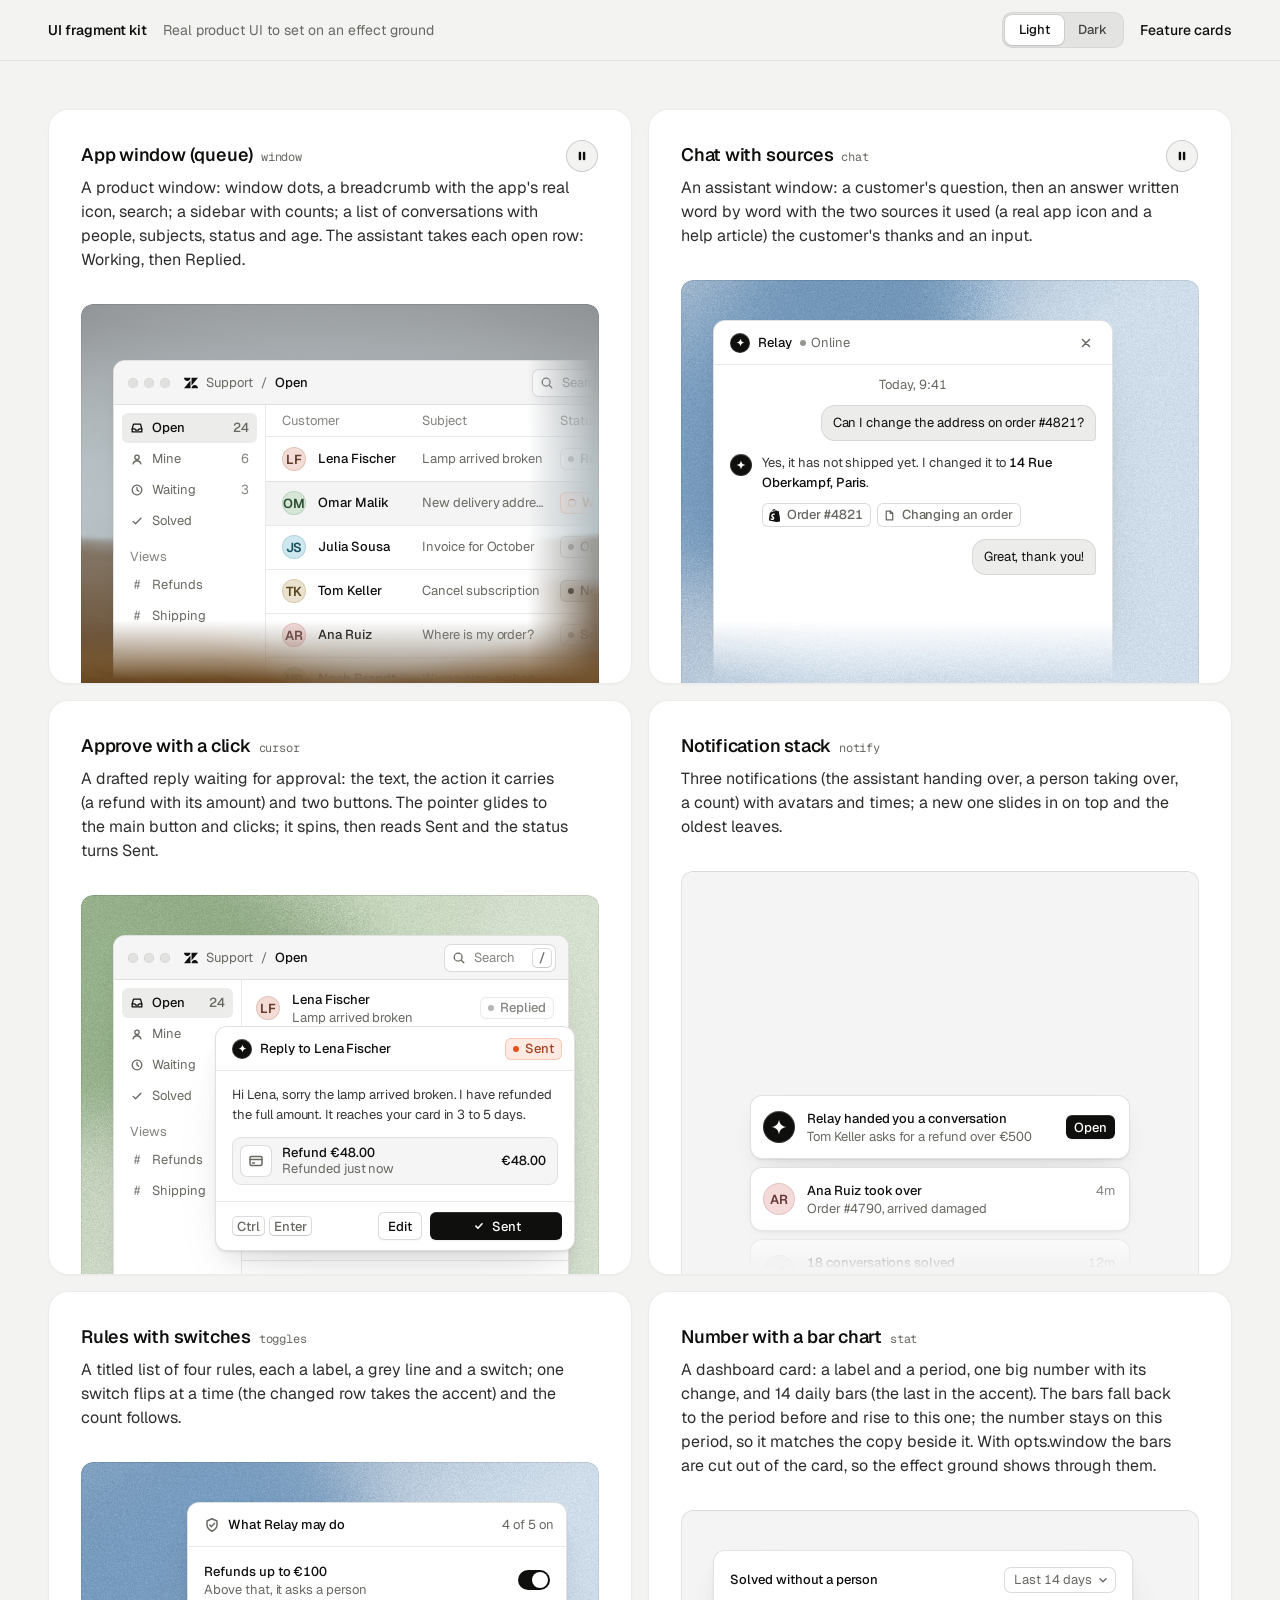
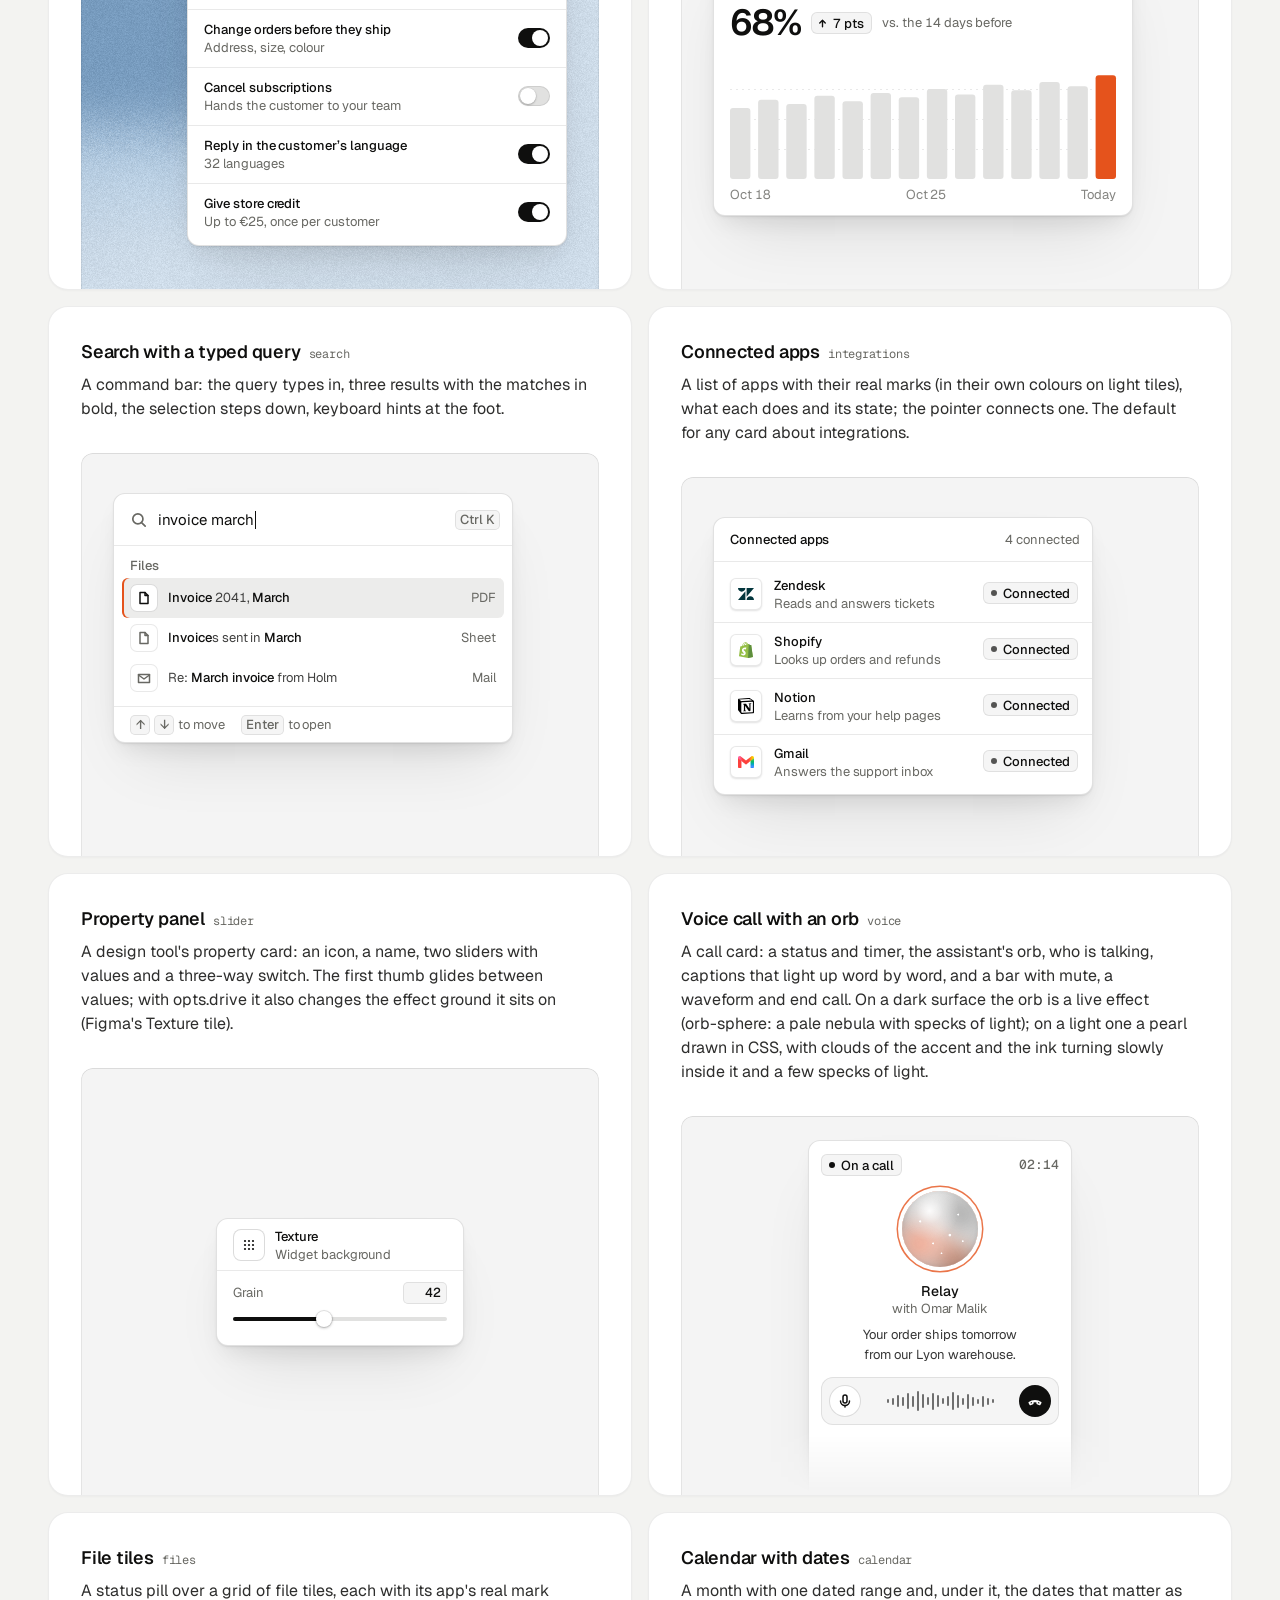
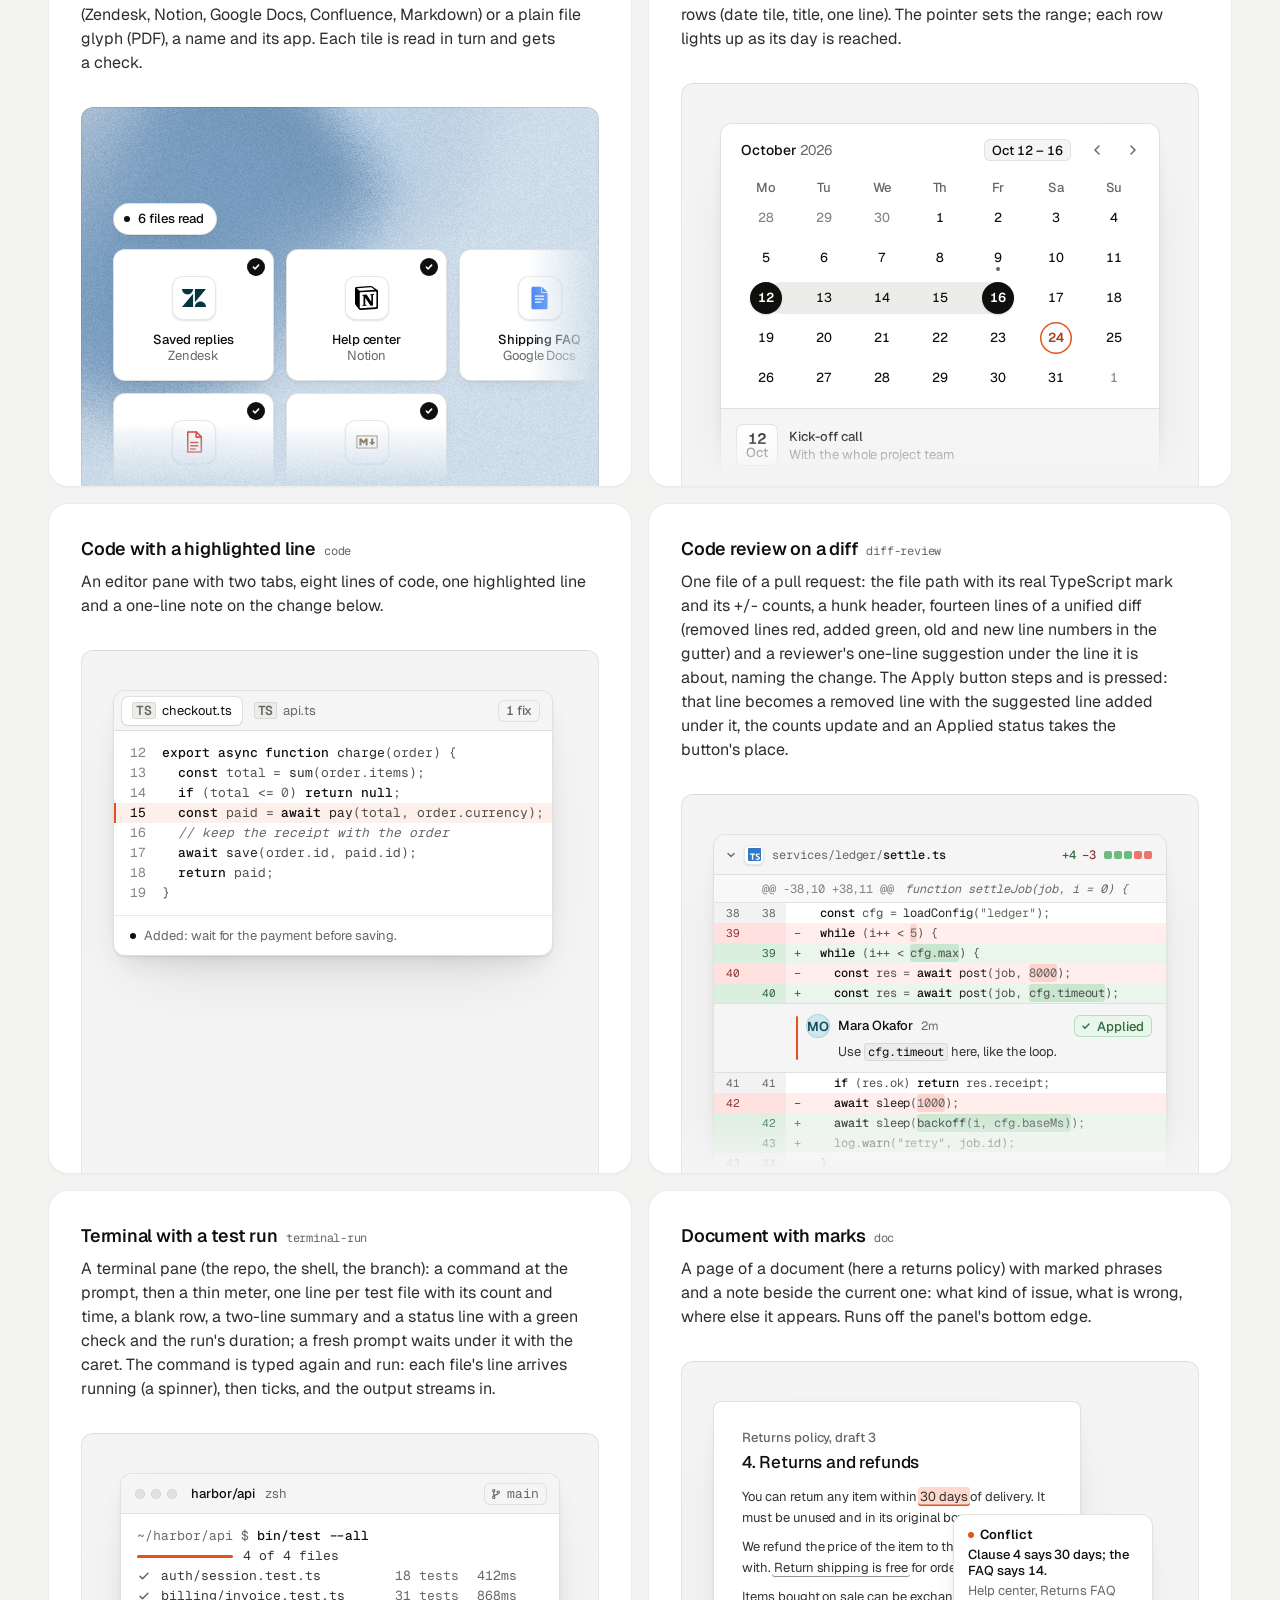
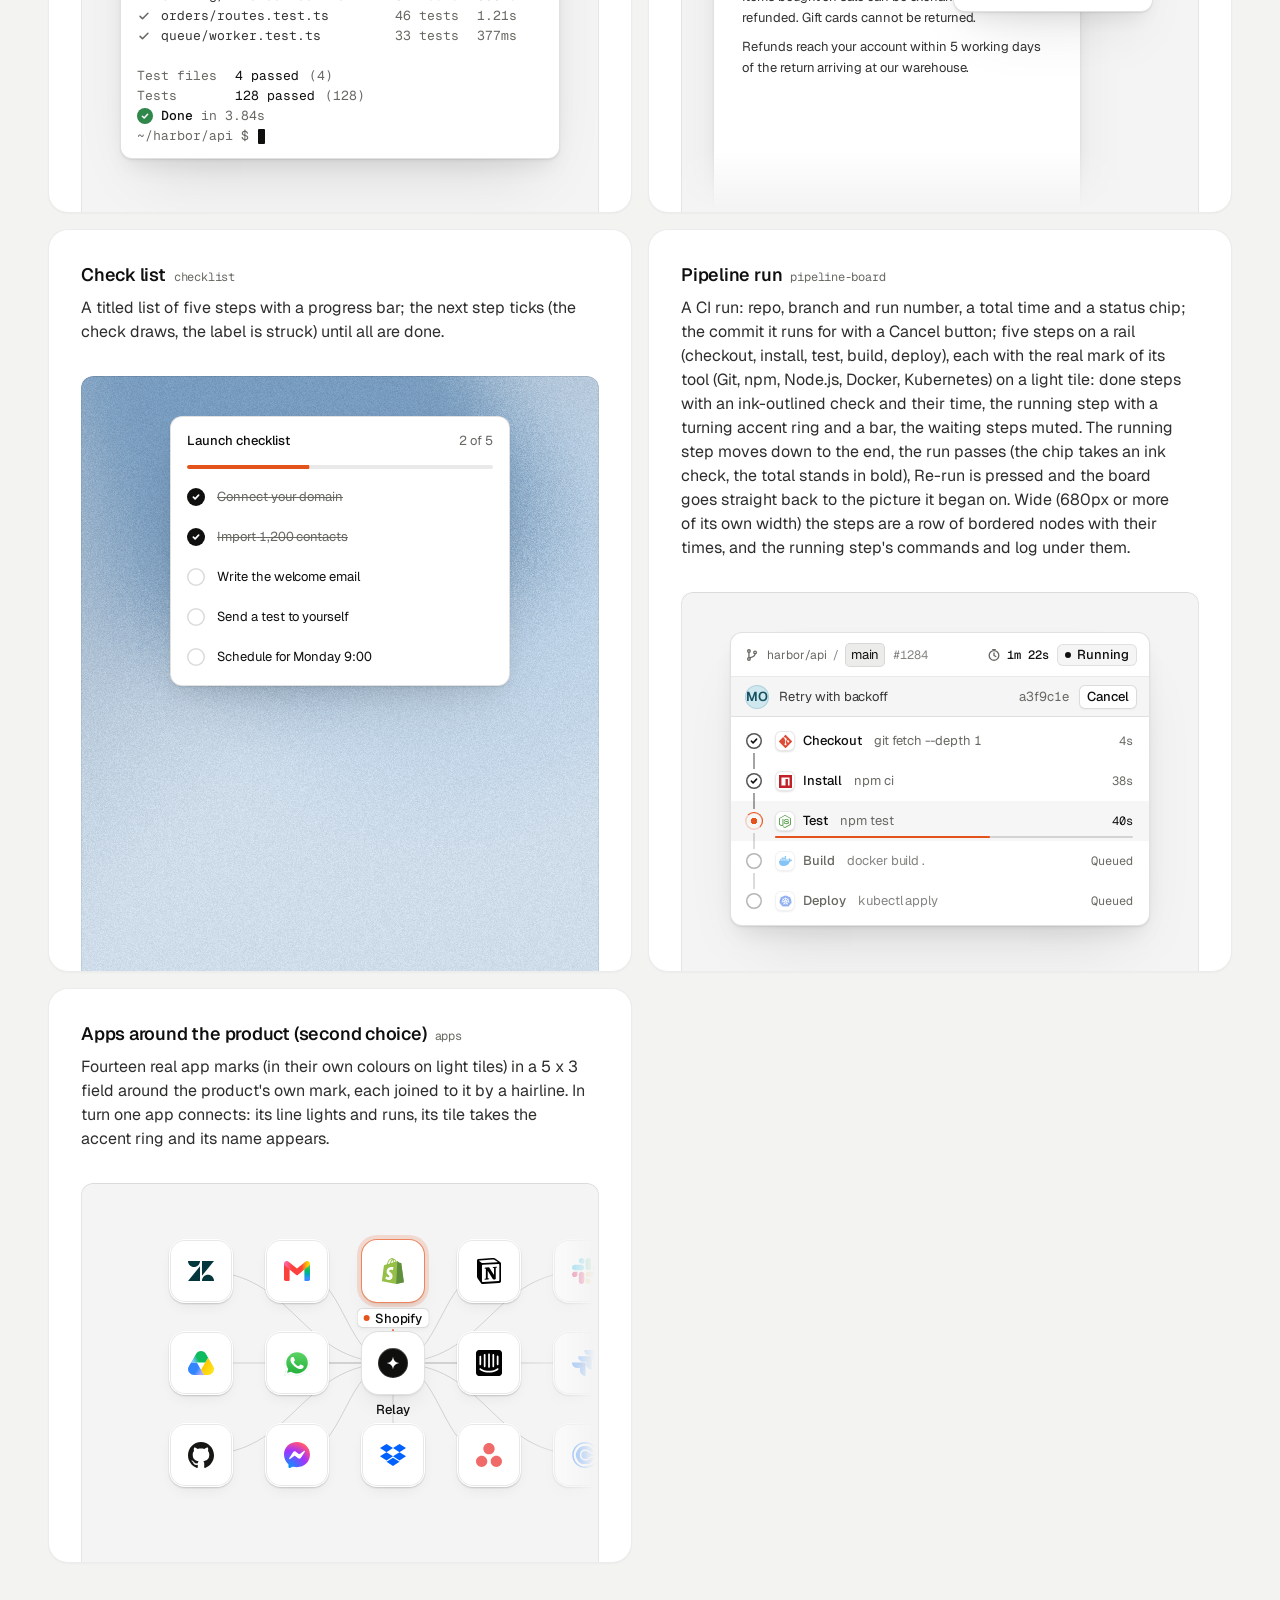
<file: .claude/skills/taste-skill/assets/ui/index.html>
<!doctype html>
<html lang="en" data-theme="light">
<head>
<script>window.__tpGlMax = 16;   /* a gallery shows many live effects at once; a page of a site keeps the default 4 (fx.js) */</script>
<meta charset="utf-8">
<meta name="viewport" content="width=device-width, initial-scale=1">
<title>UI fragment kit</title>
<meta name="description" content="Nineteen pieces of real product UI from the taste-skill kit, each on an effect ground in a feature card.">
<link rel="preconnect" href="https://fonts.googleapis.com">
<link rel="preconnect" href="https://fonts.gstatic.com" crossorigin>
<link href="https://fonts.googleapis.com/css2?family=Geist:wght@300..700&family=Geist+Mono:wght@400;500&display=swap" rel="stylesheet">
<link rel="stylesheet" href="base.css">
<link rel="stylesheet" href="cards.css">
<style>
  :root { --font-text: "Geist", system-ui, sans-serif; --font-display: "Geist", system-ui, sans-serif; --font-mono: "Geist Mono", ui-monospace, monospace; }
  [data-theme="light"] { --bg: #f3f3f1; --card: #ffffff; --ink: #0f0f0e; --muted: #686863; --accent: #e5531c; --accent-ink: #ffffff; --g-bg: #e9e8e4; --g-surface: #f6f5f2; --frag: #ffffff; --warm: #c9a679; }
  [data-theme="dark"] { --bg: #070708; --card: #151517; --ink: #f2f2ef; --muted: #8f9094; --accent: #ff7a3c; --accent-ink: #120c08; --g-bg: #0e0e10; --g-surface: #1b1c1f; --frag: #1c1d20; --warm: #9c9689; }
  * { box-sizing: border-box; }
  html, body { margin: 0; }
  body { font-family: var(--font-text); background: var(--bg); color: var(--ink); -webkit-font-smoothing: antialiased; }
  .panel { --fx-bg: var(--g-bg); --fx-surface: var(--g-surface); --fx-ink: var(--ink); --fx-muted: var(--muted); --fx-accent: var(--hue, var(--warm)); --fx-accent-ink: var(--accent-ink); --calm: var(--g-bg); --p-h: 380px; }
  .top { position: sticky; top: 0; z-index: 20; background: color-mix(in oklab, var(--bg) 86%, transparent); backdrop-filter: blur(14px); -webkit-backdrop-filter: blur(14px); border-bottom: 1px solid color-mix(in oklab, var(--ink) 8%, transparent); }
  .top__in { max-width: 1232px; margin: 0 auto; padding: 0 24px; height: 60px; display: flex; align-items: center; gap: 16px; font-size: 14px; line-height: 20px; }
  .top__in strong { font-weight: 560; }
  .top__in > span { color: var(--muted); }
  .sp { flex: 1; }
  .seg { display: inline-flex; padding: 3px; border-radius: 10px; background: color-mix(in oklab, var(--ink) 6%, var(--bg)); box-shadow: inset 0 0 0 1px color-mix(in oklab, var(--ink) 6%, transparent); }
  .seg button { font: inherit; font-size: 13px; font-weight: 500; border: 0; background: none; color: color-mix(in oklab, var(--ink) 72%, var(--bg)); height: 30px; padding: 0 14px; border-radius: 7px; cursor: pointer; }
  .seg button[aria-pressed="true"] { background: var(--card); color: var(--ink); box-shadow: 0 0 0 1px color-mix(in oklab, var(--ink) 8%, transparent), 0 1px 2px rgb(0 0 0 / .1); }
  .top__in a { color: var(--ink); text-decoration: none; font-weight: 500; }
  main { max-width: 1232px; margin: 0 auto; padding: 48px 24px 96px; }
  .grid { display: grid; grid-template-columns: repeat(2, minmax(0, 1fr)); gap: 16px; }
  .card > h3 code { font: 400 12px/16px var(--font-mono); color: var(--muted); margin-left: 8px; }
  @media (max-width: 860px) { .grid { grid-template-columns: minmax(0, 1fr); } }
  @media (max-width: 600px) { main { padding: 24px 16px 64px; } .top__in { padding: 0 16px; } .top__in > span { display: none; } .panel { --p-h: 340px; } }
</style>
</head>
<body>
<header class="top">
  <div class="top__in">
    <strong>UI fragment kit</strong><span>Real product UI to set on an effect ground</span>
    <span class="sp"></span>
    <div class="seg" role="group" aria-label="Theme"><button type="button" data-mode="light" aria-pressed="true">Light</button><button type="button" data-mode="dark" aria-pressed="false">Dark</button></div>
    <a href="cards.html">Feature cards</a>
  </div>
</header>
<main><div class="grid" id="grid"></div></main>

<script type="module">
  import fx from '../effects/fx.js';
  import ui from './ui.js';
  const index = await fetch('index.json').then(r => r.json());
  // where each one sits, as its meta.json says: anchored at a corner or rising from the bottom and cut by
  // the panel's edge, or whole with 24px or more of ground round it; a fade only where an edge cuts it.
  // Only the compact slider sits in the calm middle (Figma's Texture tile); the cursor dialog is shown
  // where it belongs, over the lower-right edge of a window. [class, fade, style, opts]
  const PLACE = {
    window: ['at-corner', 'stage--fade-br', '--ay:56px'],
    chat: ['at-rise to-edge', 'stage--fade-b'],
    cursor: ['at-over', '', '--bx:24px;--by:24px'],
    notify: ['at-rise fit', 'stage--fade-b', '--ay:calc(100% - 180px);--ay-sm:calc(100% - 180px);--fit-max:380px'],
    toggles: ['at-right', ''],
    stat: ['at-corner', ''],
    search: ['at-corner', ''],
    integrations: ['at-corner', ''],
    slider: ['at-center', '', '', '{"compact":true,"drive":{"param":"grain","min":0.15,"max":0.95}}'],
    voice: ['at-rise to-edge fit', 'stage--fade-b', '--ax:max(24px, 50% - 132px);--ay:24px;--fit-max:264px'],
    files: ['at-corner wide', 'stage--fade-br', '--w:680px;--ay:96px'],
    calendar: ['at-rise fit', 'stage--fade-b', '--fit-max:440px'],
    code: ['at-corner', ''],
    'diff-review': ['at-corner fit', 'stage--fade-b', '--fit-max:480px'],
    'terminal-run': ['at-rise fit', '', '--fit-max:440px'],
    'pipeline-board': ['at-rise fit', '', '--fit-max:420px'],
    doc: ['at-corner to-edge', 'stage--fade-b'],
    checklist: ['at-rise fit', '', '--fit-max:340px'],
    apps: ['at-corner wide', 'stage--fade-br', '--w:560px;--ay:48px'],
  };
  // grounds behind UI are soft lit fields (never a line or dot pattern), on both themes: the bright
  // picture behind dark UI on the dark page, a clear step darker than white UI on the light page
  // the painting stays abstract (a mist over warm sand, level, fully soft) and shows once on the page
  const PAINT = ['painterly-landscape', { blur: 1, brush: 0.35, slope: 0, hillY: 0.3, horizon: 0.62, calm: 0.2, calmX: 0.6, calmY: 0.8, drift: 0, side: 1 }, '{"bg":"#a3b0b6","accent":"#c49a6c"}'];
  const GRAIN = ['grain-gradient', { speed: 0, grainMotion: 0, calm: 0.2, calmX: 0.5, calmY: 0.6, tint: 0.6, contrast: 0.6 }, '{"bg":"#d9ccb7","surface":"#e9e0d2","ink":"#2a2622","muted":"#6f675c","accent":"#a8794a"}'];
  const SKY = [GRAIN[0], GRAIN[1], '{"bg":"#c6d3df","surface":"#d6e0e9","ink":"#25303a","muted":"#5d6873","accent":"#3f6a92"}'];
  const SAGE = [GRAIN[0], GRAIN[1], '{"bg":"#cdd6c6","surface":"#dce3d6","ink":"#262d24","muted":"#5f6a5a","accent":"#6c8e63"}'];
  const GROUND = (m, i) => (m.name === 'slider' ? GRAIN : i === 0 ? PAINT : [GRAIN, SKY, SAGE][i % 3]);
  const q = new URLSearchParams(location.search);
  const grid = document.getElementById('grid');
  grid.innerHTML = index.fragments.map((m, i) => {
    const [at, fade, extra = '', opts = ''] = PLACE[m.name] || ['at-corner', 'stage--fade-br'];
    const [id, params, pal] = GROUND(m, i);
    const w = at === 'at-center' ? '' : ` style="--ax:32px;--ay:40px;${extra}"`;
    const o = opts ? ` data-ui-opts='${opts}'` : '';
    // the cursor is a dialog over a window's edge: the window under it holds still
    const under = m.name === 'cursor' ? `<div class="at-corner" style="--ax:32px;--ay:40px" data-ui-load="window" data-ui-opts='{"compact":true}' data-ui-still></div>` : '';
    return `<article class="card card--row"><h3>${m.title}<code>${m.name}</code></h3><p>${m.shows}</p>
      <div class="panel" data-fx="${id}" data-fx-seed="${(i + 1) * 17}" data-fx-params='${JSON.stringify(params)}' data-fx-palette='${pal}' style="--calm-k:0%">
        <div class="stage ${fade}">${under}<div class="${at}"${w}${o} data-ui-load="${m.name}"></div></div></div></article>`;
  }).join('');
  function setMode(mode) {
    document.documentElement.dataset.theme = mode;
    document.querySelectorAll('.seg button').forEach(b => b.setAttribute('aria-pressed', String(b.dataset.mode === mode)));
  }
  setMode(q.get('mode') === 'dark' ? 'dark' : 'light');
  if (q.has('t')) fx.setClock(+q.get('t'));
  // each ground is drawn once near the screen and kept as a picture (its WebGL context freed), so nineteen
  // panels need one or two contexts, not nineteen
  await Promise.all([ui.loadAll(grid), ui.grounds(grid, fx)]);
  document.documentElement.dataset.ready = '1';
  document.querySelectorAll('.seg button').forEach(b => b.addEventListener('click', async () => {
    setMode(b.dataset.mode);
    for (const el of grid.querySelectorAll('[data-ui]')) el.__ui?.repaint?.();
    await ui.grounds(grid, fx);
  }));
</script>
</body>
</html>
</file>
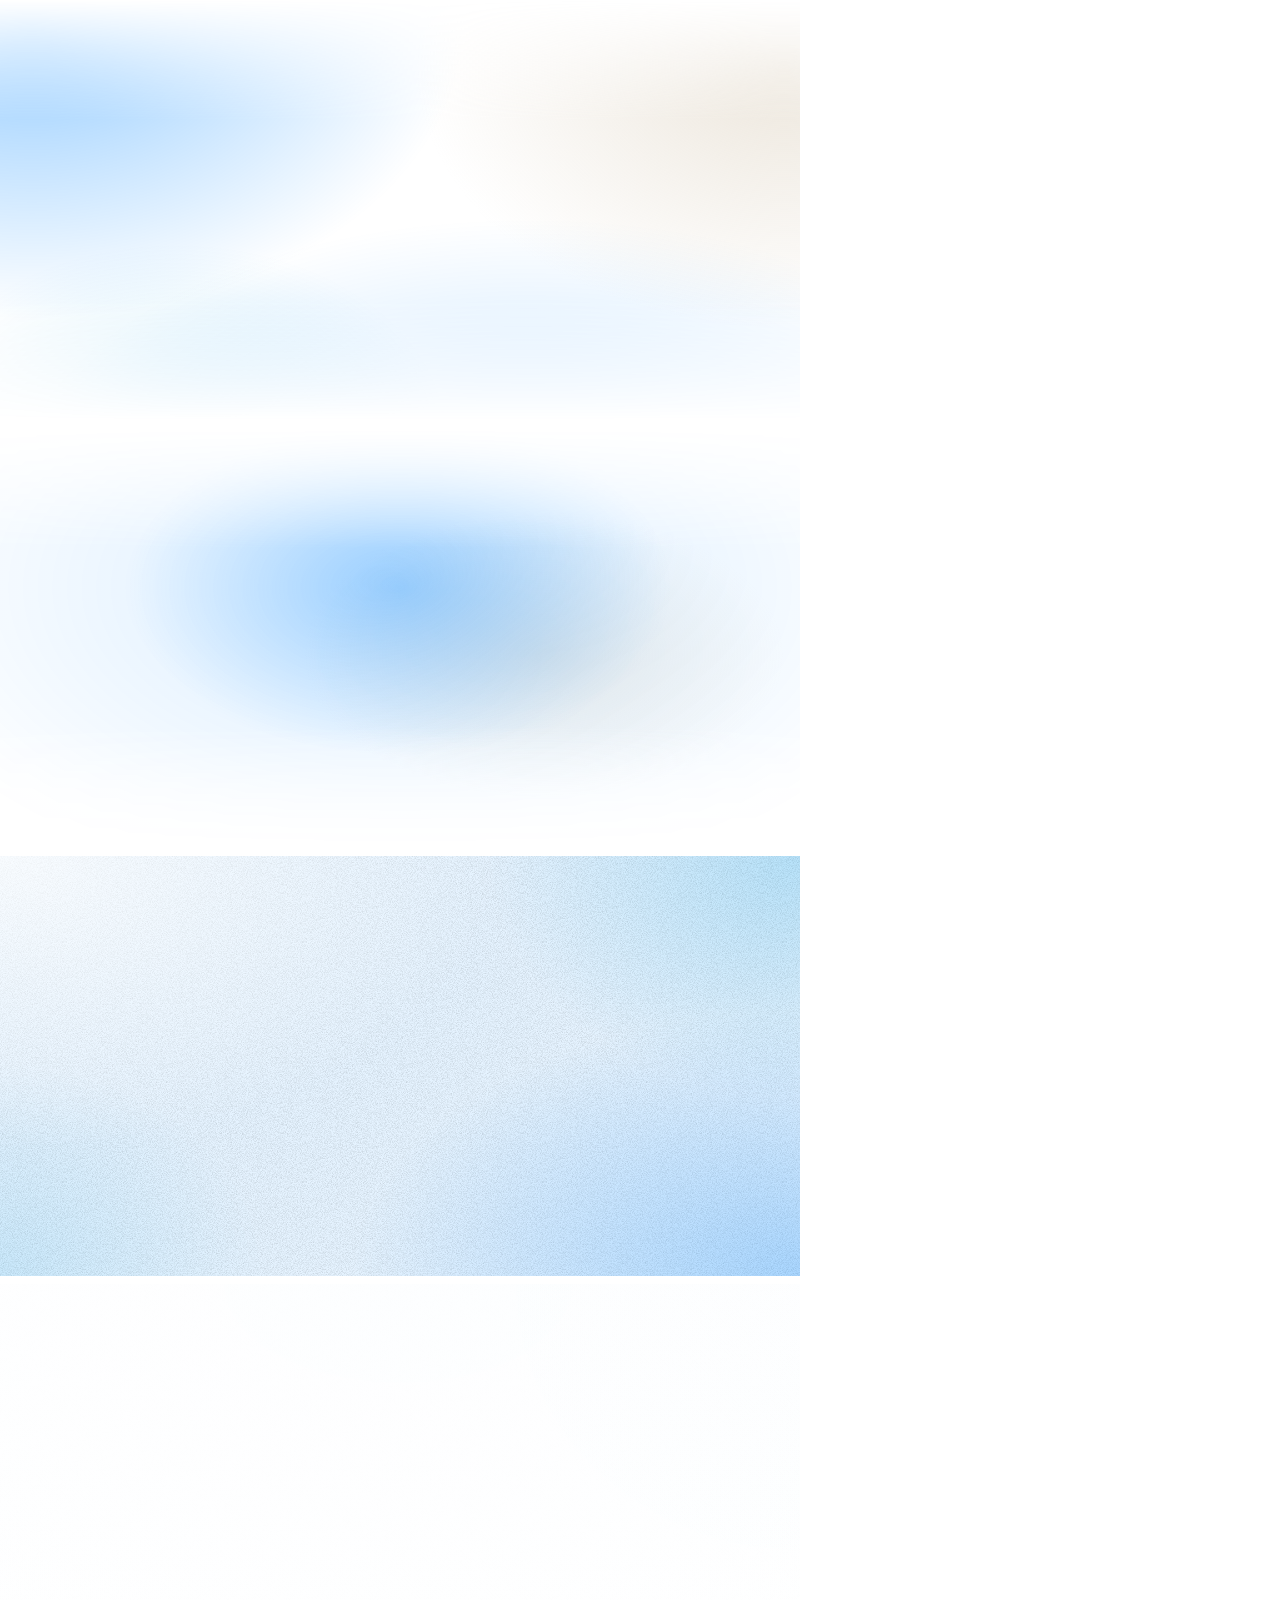
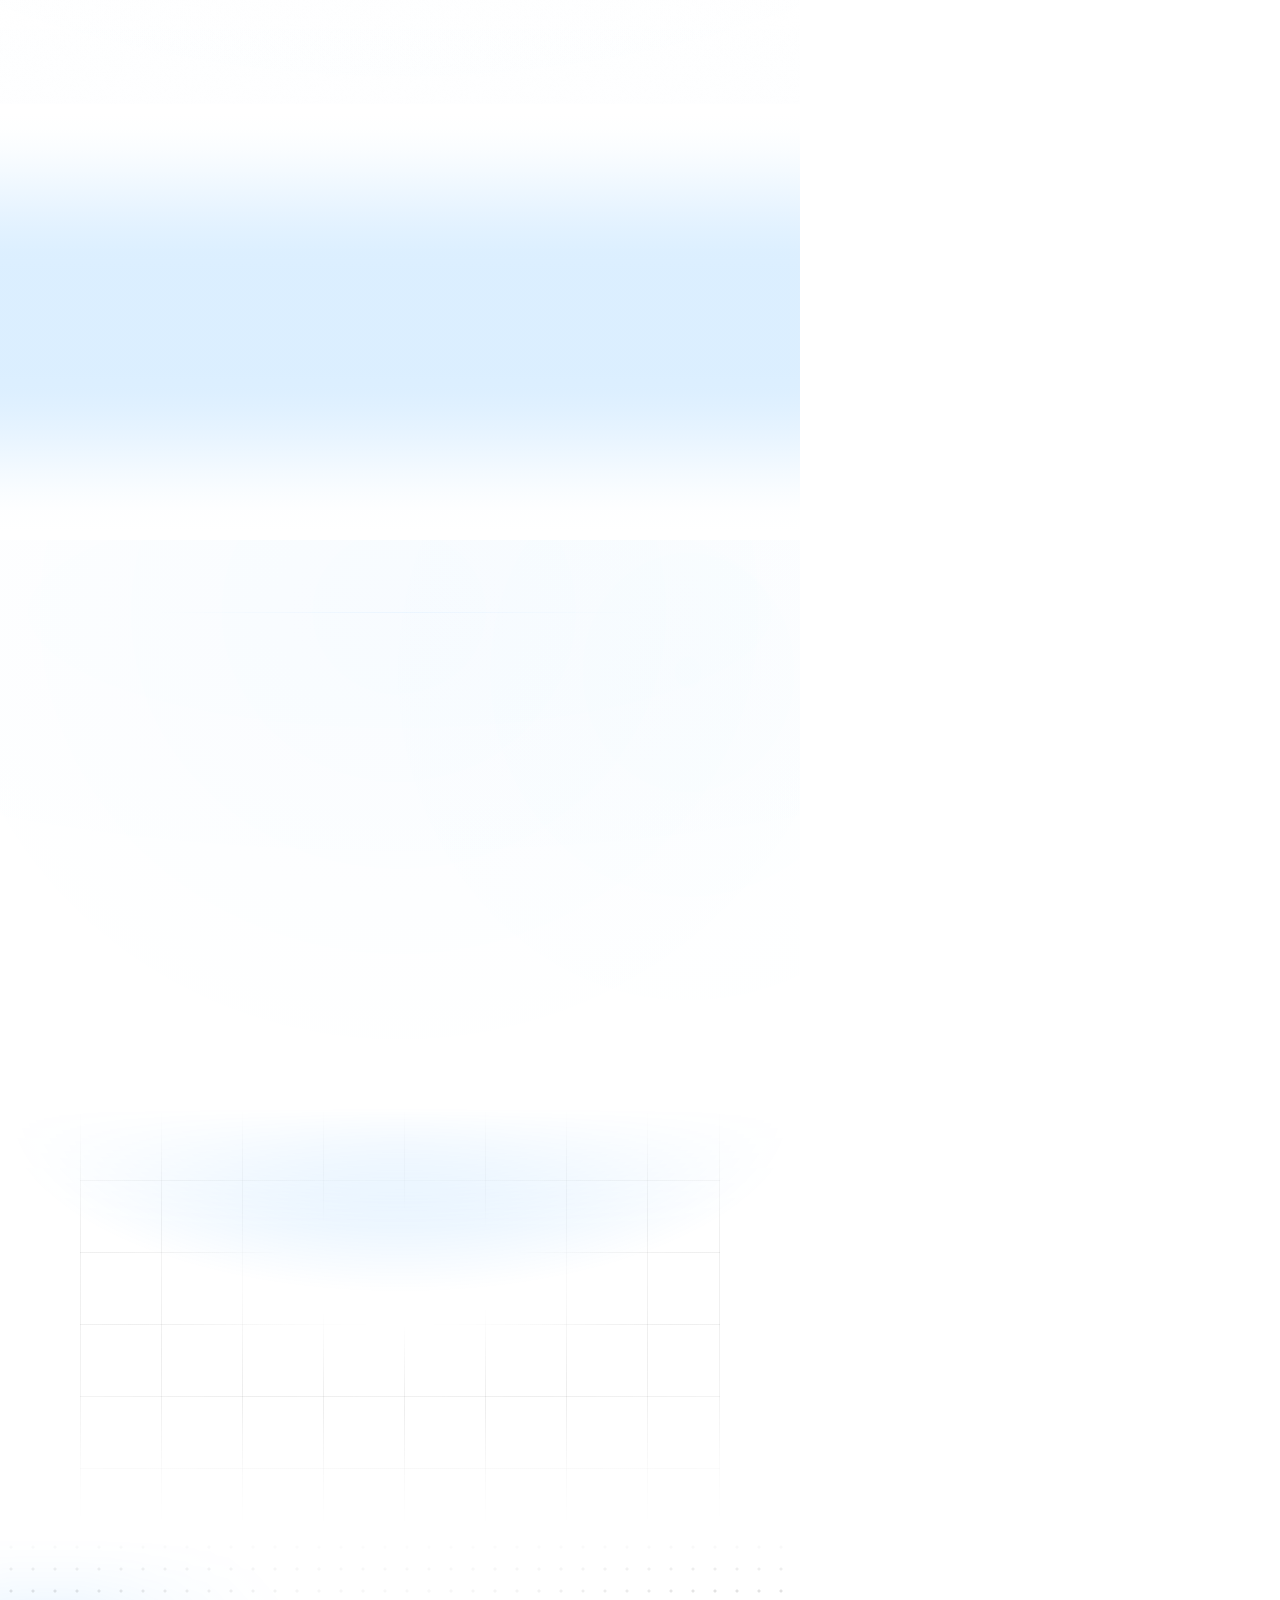
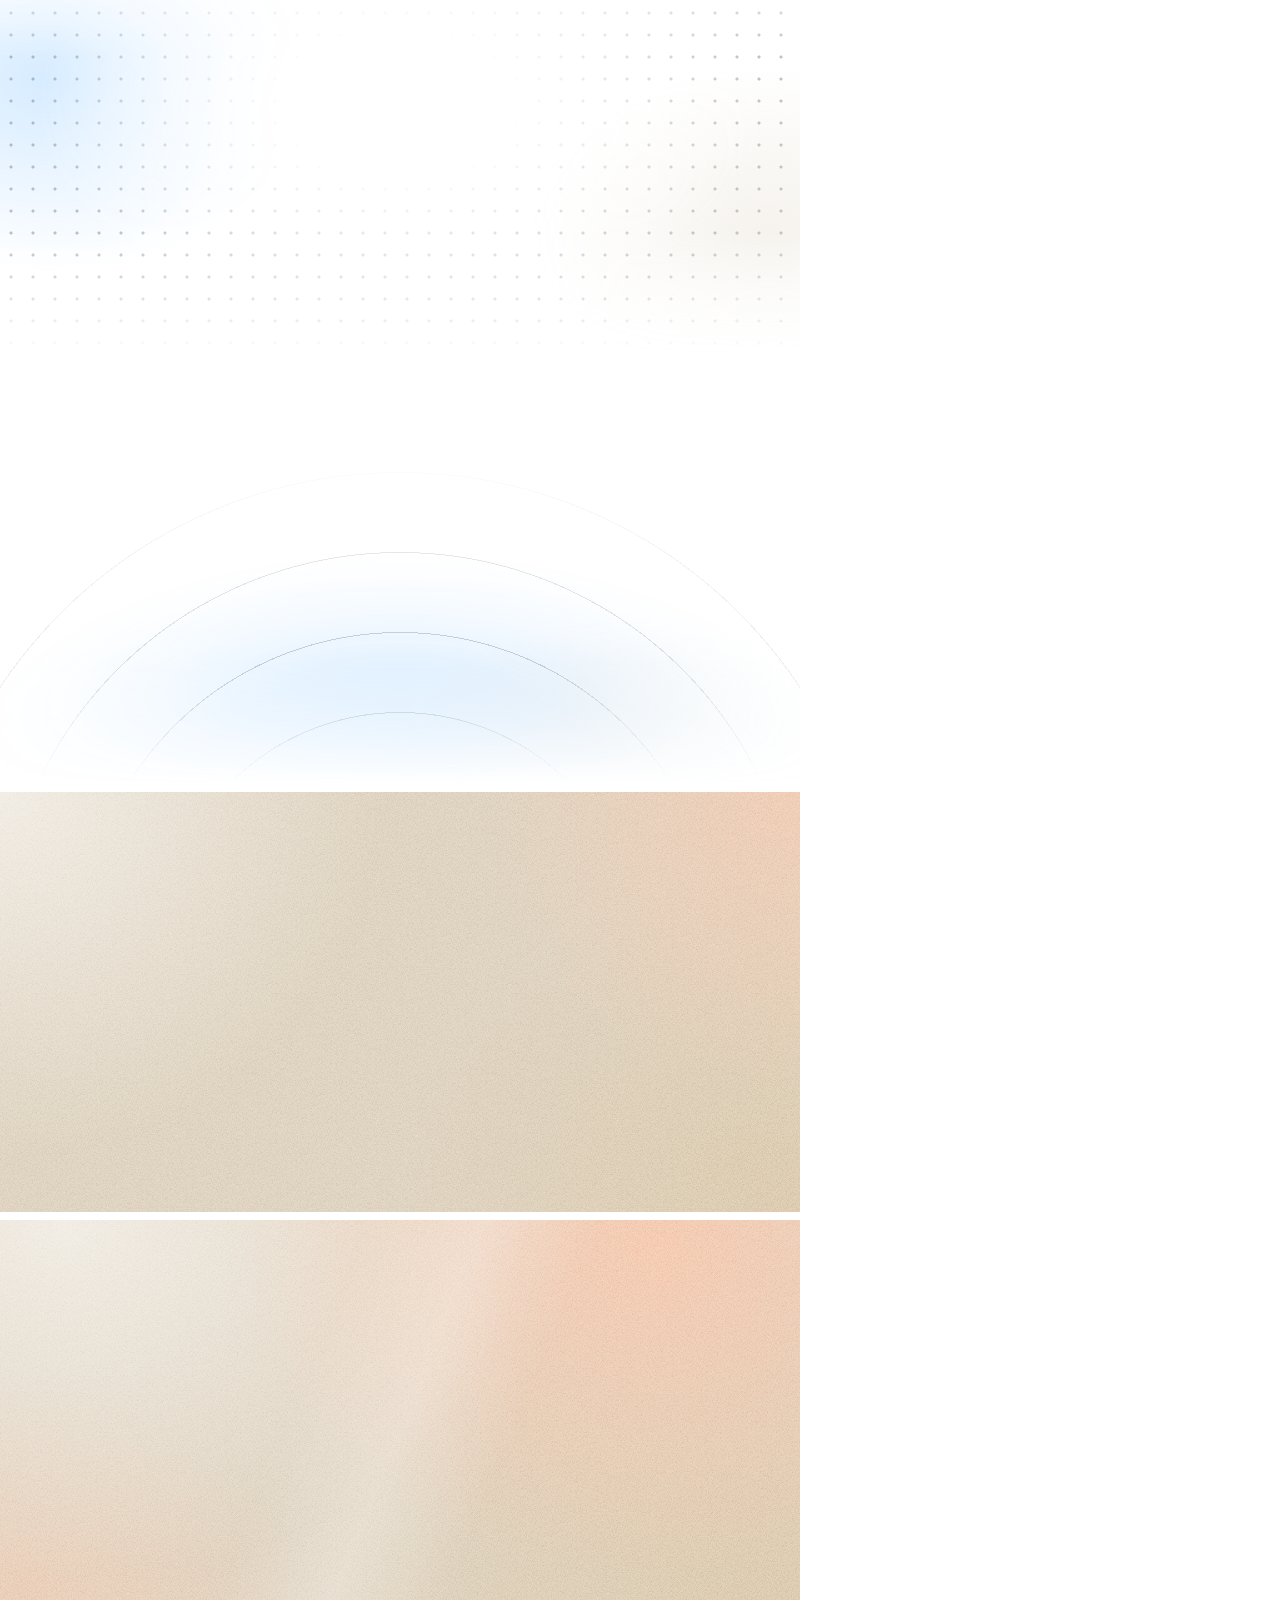
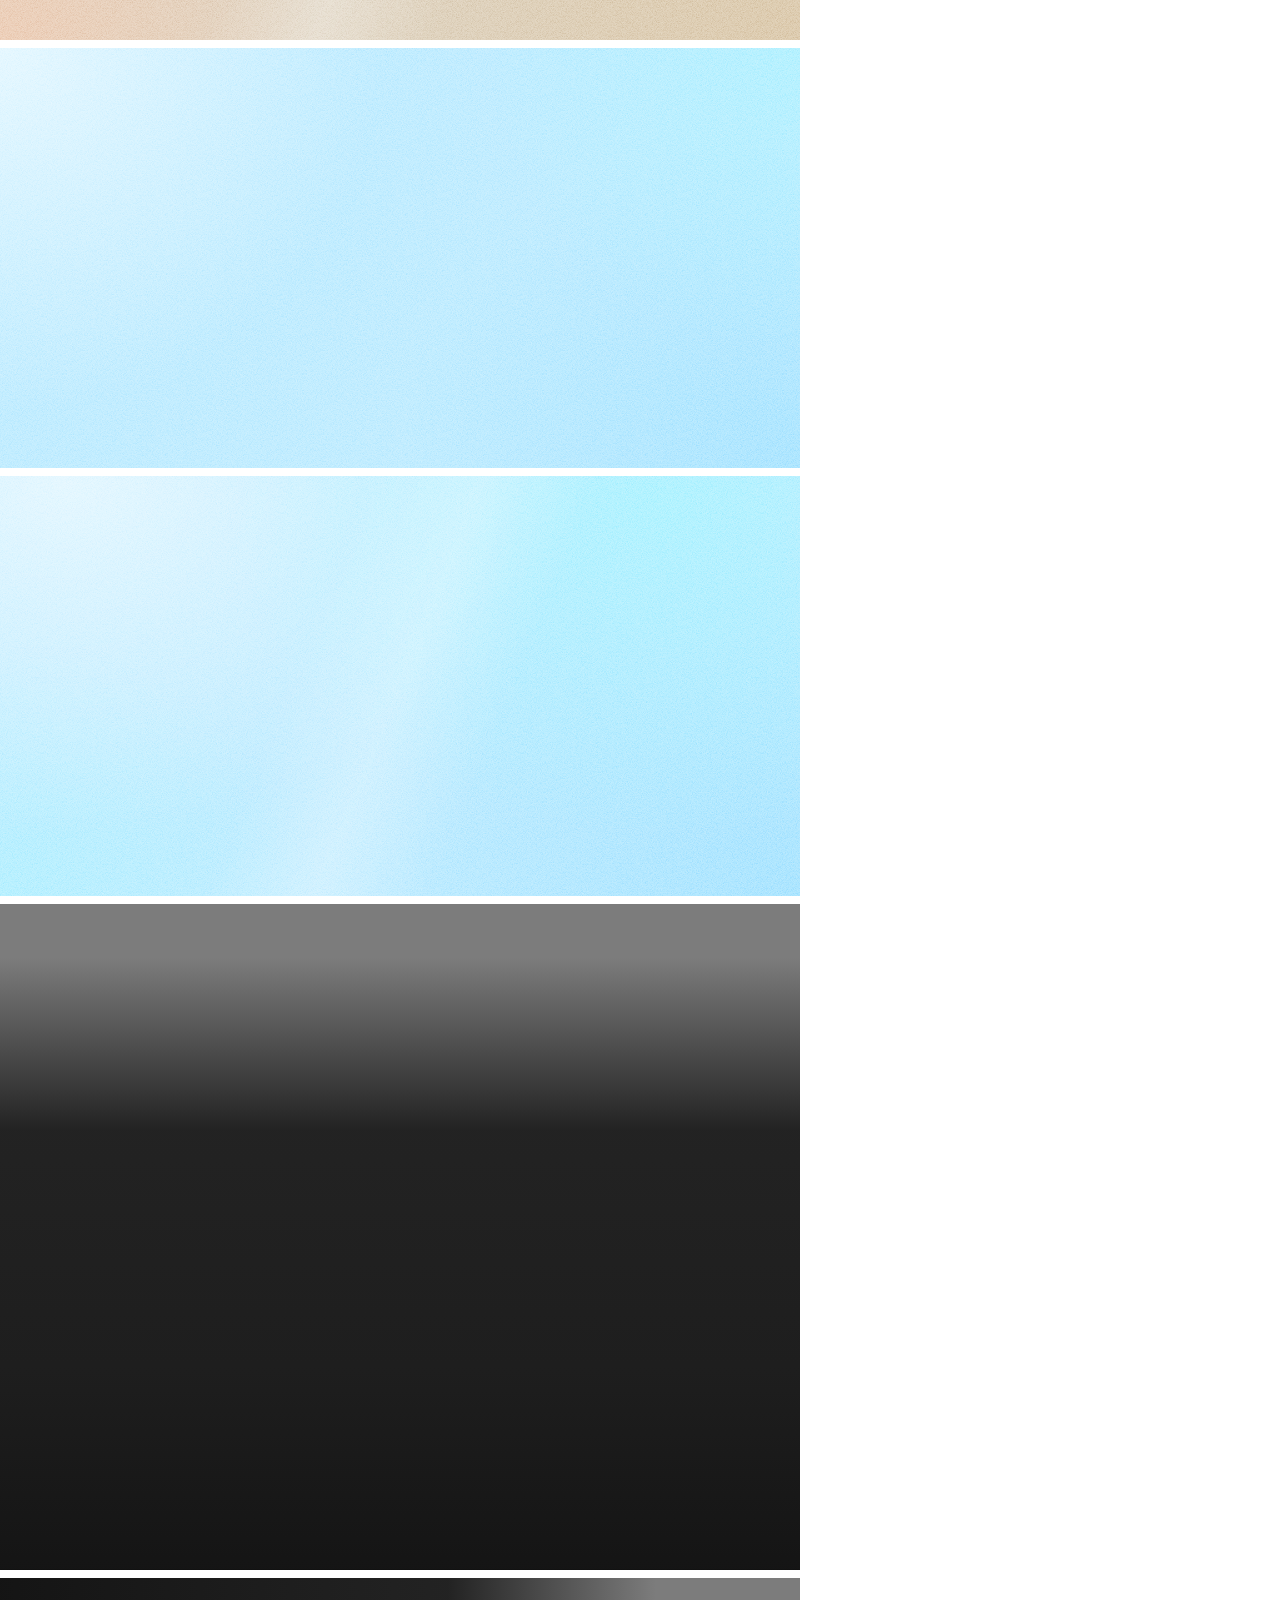
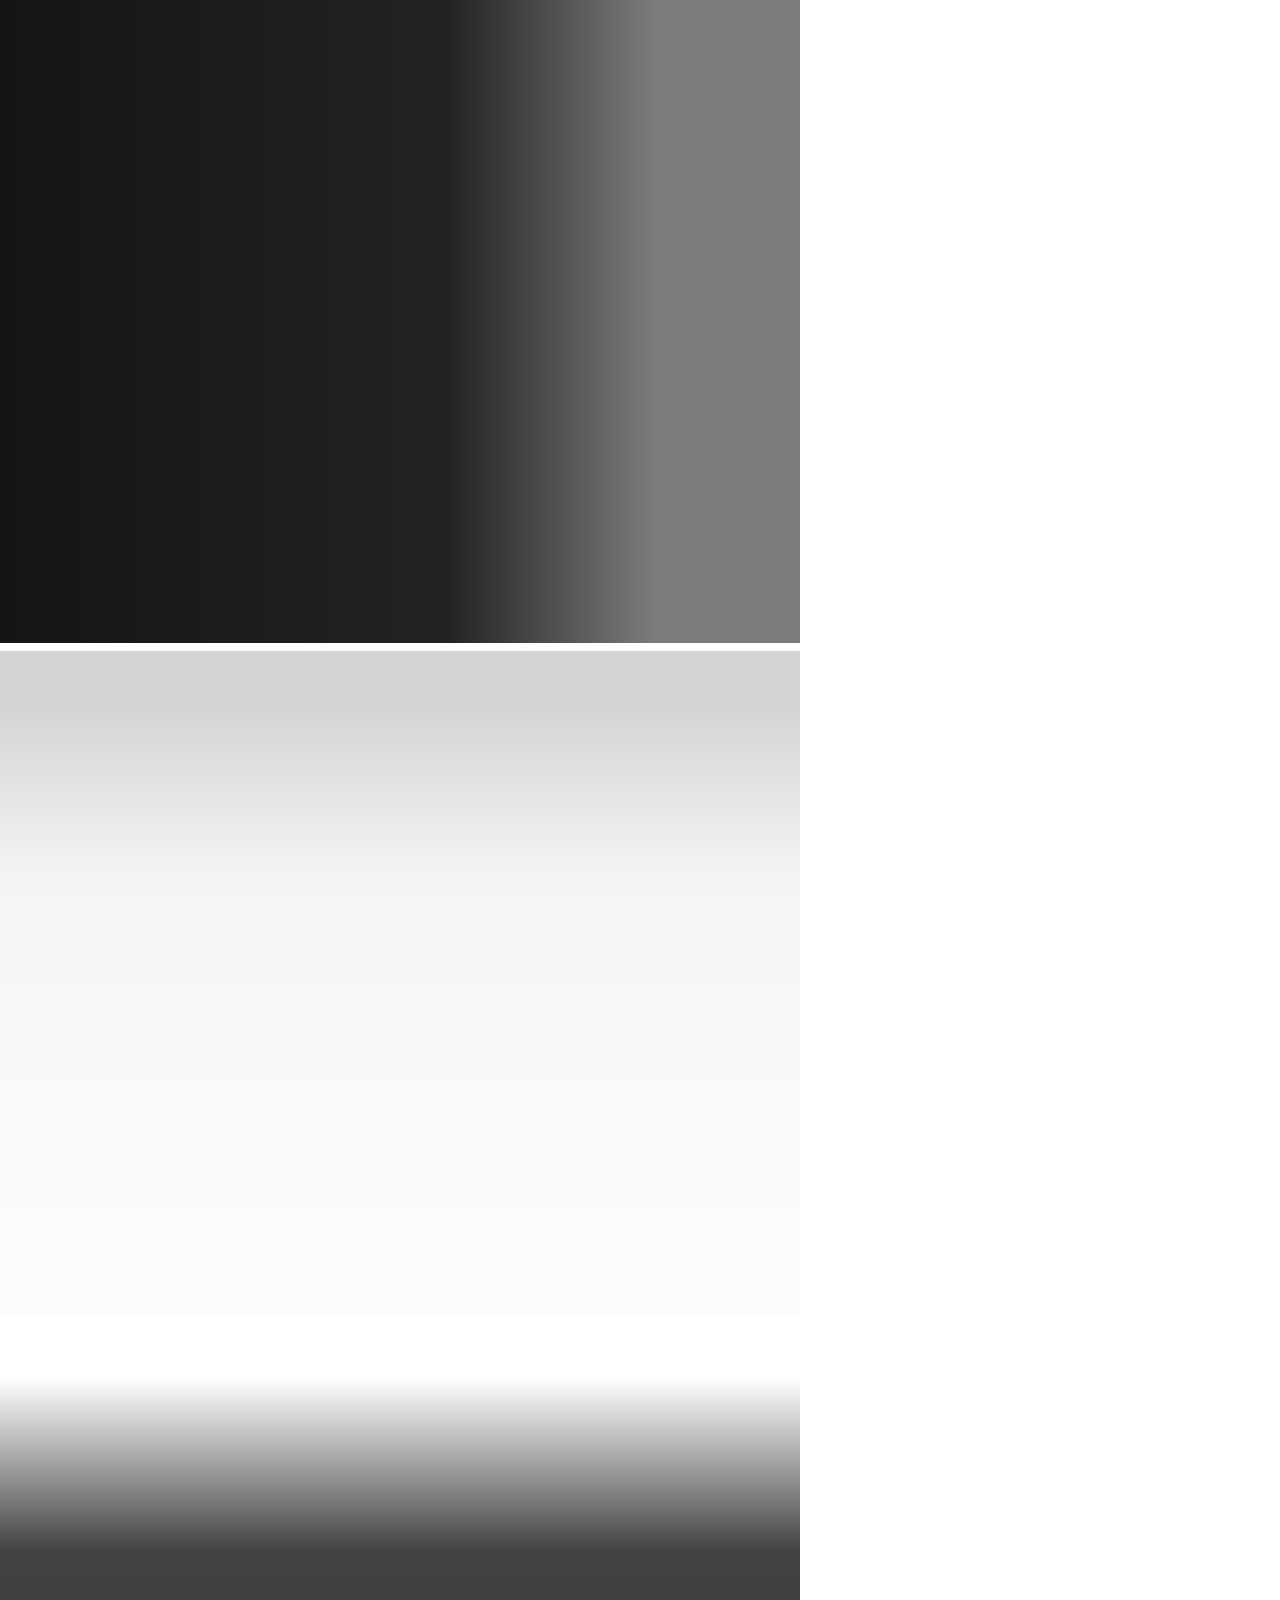
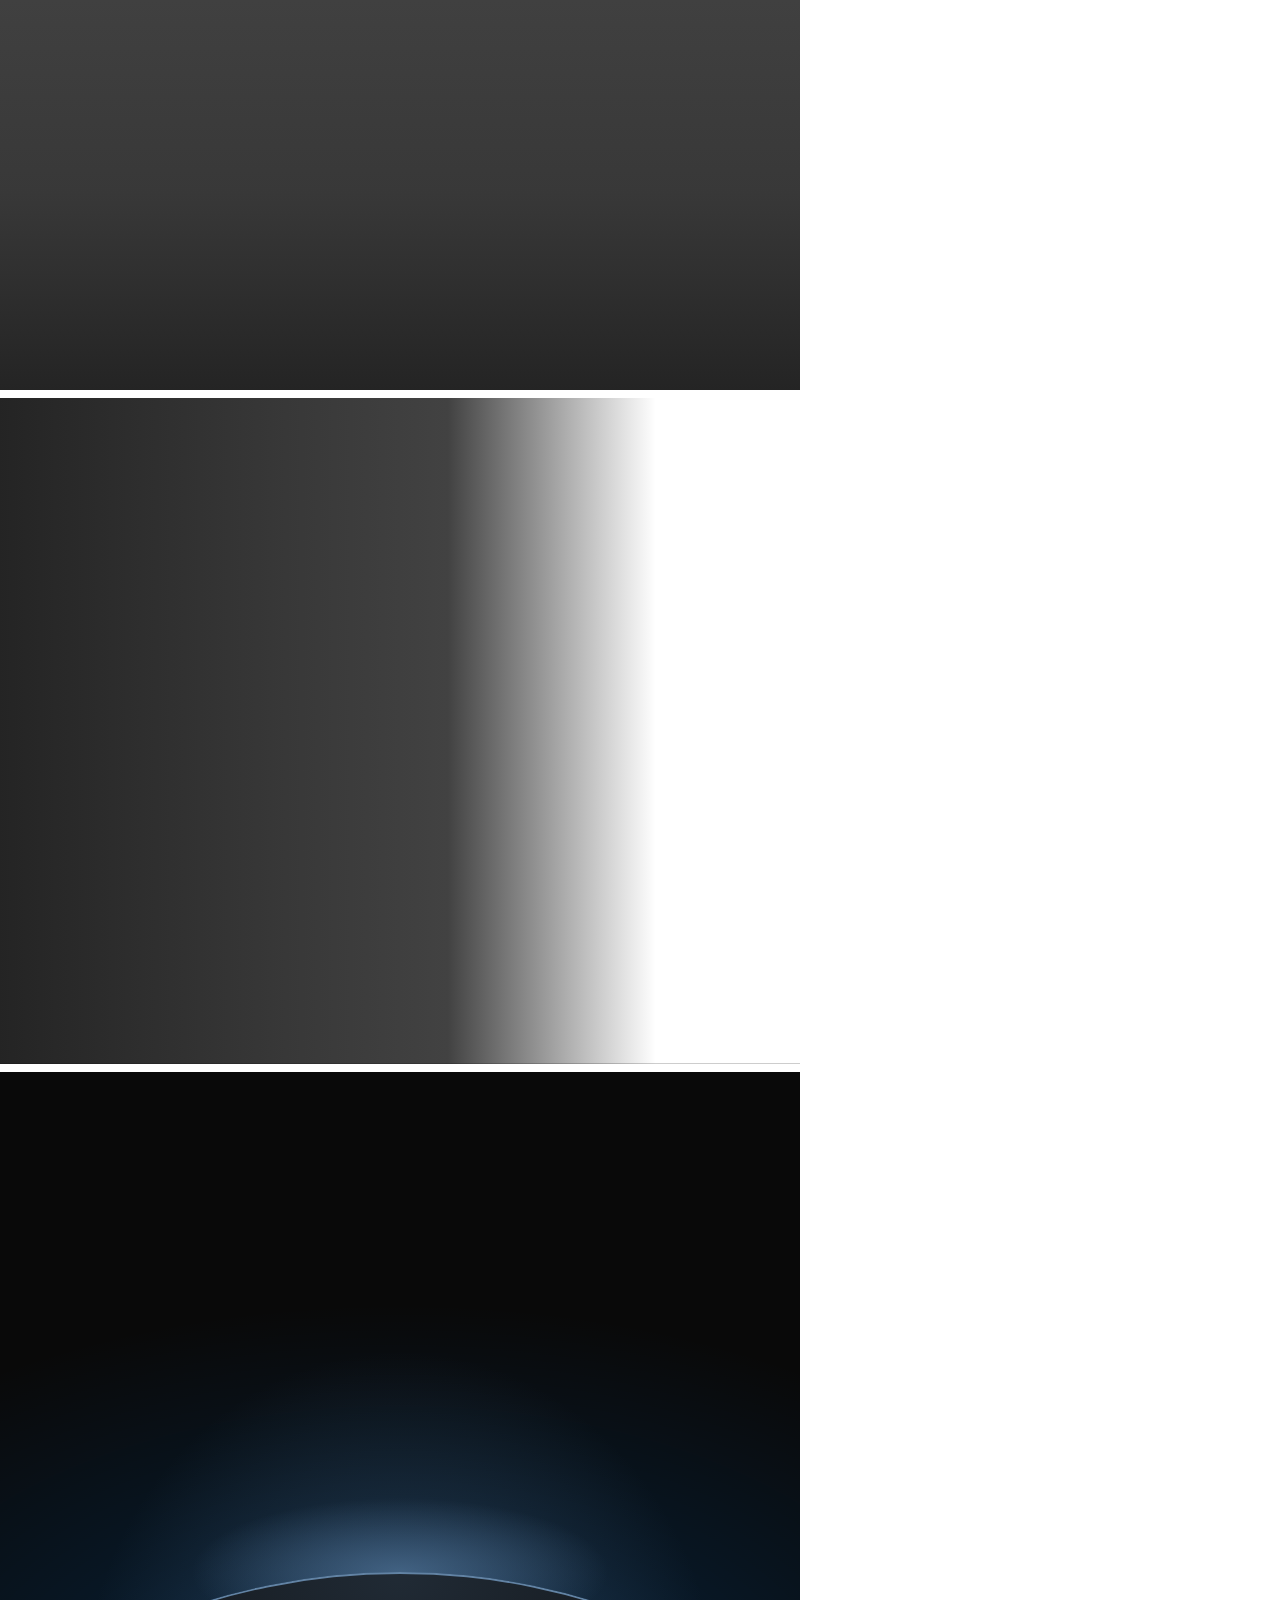
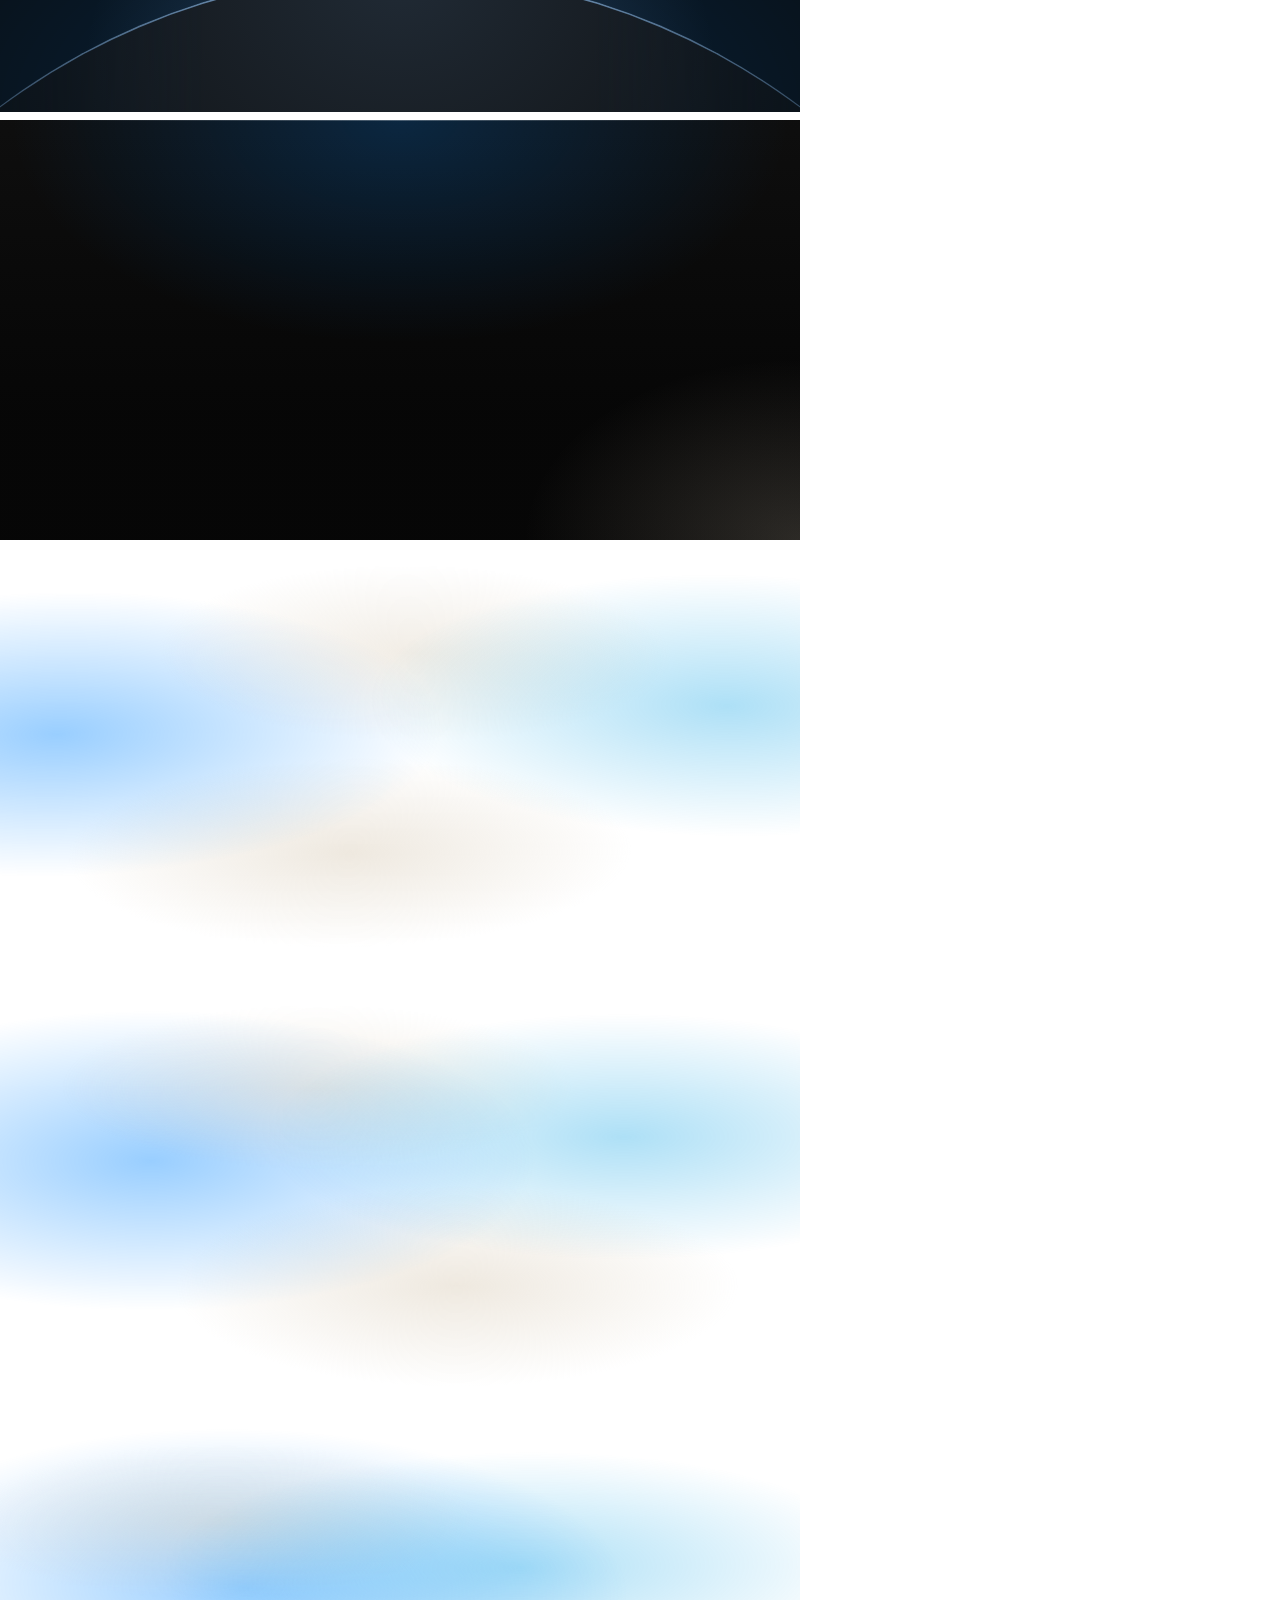
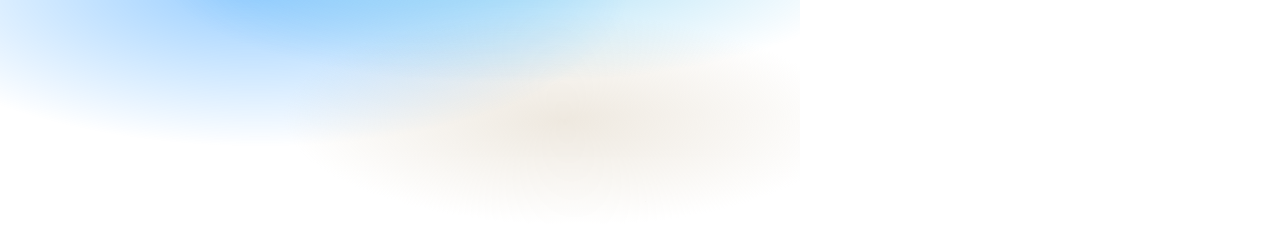
<file: .claude/skills/taste-skill/assets/backgrounds/check.html>
<!doctype html>
<html lang="en" data-ground="sand">
<head>
<meta charset="utf-8">
<title>Backgrounds contrast check</title>
<!-- Every ground in a 800px box, for check.mjs: it sets a palette, screenshots the boxes and measures
     the ink and muted contrast on every pixel of each ground's text zone (index.json). The photograph
     grounds sit on a flat grey picture: #7c7c7c for the dark scrim, #d4d4d4 for the light one; and the worst case of the dark scrim: a white
     picture (white words on it). The light scrim is for pale photographs only. -->
<link rel="stylesheet" href="../system.css">
<link rel="stylesheet" href="backgrounds.css">
<style>body { margin: 0; width: 800px; } .box { width: 800px; margin: 0 0 8px; padding: 24px; font-size: 20px; } .pi, .pm { visibility: hidden; } .pi { color: var(--ink); } .pm { color: var(--muted); }  /* the liquid blobs held at the start, the middle and the end of their drift (the keyframes in backgrounds.css), so the text zone is measured where they stand under it */
  .at-start::before { animation: none; transform: translate3d(-7%, 0, 0) skewX(-7deg) scaleY(.94); } .at-start::after { animation: none; transform: translate3d(8%, 0, 0) skewX(6deg) scaleY(1.04); }
  .at-mid::before { animation: none; transform: translate3d(.5%, 0, 0) skewX(-.5deg) scaleY(.995); } .at-mid::after { animation: none; transform: translate3d(-.5%, 0, 0) scaleY(.98); }
  .at-end::before { animation: none; transform: translate3d(8%, 0, 0) skewX(6deg) scaleY(1.05); } .at-end::after { animation: none; transform: translate3d(-9%, 0, 0) skewX(-6deg) scaleY(.92); }
</style>
<script src="backgrounds.js" defer></script>
</head>
<body>
<div class="bg-mist box" data-g="mist" style="height:420px"><span class="pi">Ink</span> <span class="pm">Muted</span></div>
<div class="bg-halo box" data-g="halo" style="height:420px"><span class="pi">Ink</span> <span class="pm">Muted</span></div>
<div class="bg-grain box" data-g="grain" style="height:420px"><span class="pi">Ink</span> <span class="pm">Muted</span></div>
<div class="bg-paper box" data-g="paper" style="height:420px"><span class="pi">Ink</span> <span class="pm">Muted</span></div>
<div class="bg-dusk box" data-g="dusk" style="height:420px"><span class="pi">Ink</span> <span class="pm">Muted</span></div>
<div class="bg-topglow box" data-g="topglow" style="height:560px"><span class="pi">Ink</span> <span class="pm">Muted</span></div>
<div class="bg-ruled box" data-g="ruled" style="height:420px"><span class="pi">Ink</span> <span class="pm">Muted</span></div>
<div class="bg-dots box" data-g="dots" style="height:420px"><span class="pi">Ink</span> <span class="pm">Muted</span></div>
<div class="bg-arcs box" data-g="arcs" style="height:420px"><span class="pi">Ink</span> <span class="pm">Muted</span></div>
<div class="bg-band box" data-g="band" style="height:420px"><span class="pi">Ink</span> <span class="pm">Muted</span></div>
<div class="bg-field box" data-g="field" style="height:420px"><span class="pi">Ink</span> <span class="pm">Muted</span></div>
<div class="bg-band bg-tint box" data-g="band-tint" style="height:420px"><span class="pi">Ink</span> <span class="pm">Muted</span></div>
<div class="bg-field bg-tint box" data-g="field-tint" style="height:420px"><span class="pi">Ink</span> <span class="pm">Muted</span></div>
<div class="bg-photo box" data-g="photo" style="height:520px;--g-photo:linear-gradient(#7c7c7c,#7c7c7c)"><span class="pi">Ink</span> <span class="pm">Muted</span></div>
<div class="bg-photo bg-photo--left box" data-g="photo-left" style="height:520px;--g-photo:linear-gradient(#7c7c7c,#7c7c7c)"><span class="pi">Ink</span> <span class="pm">Muted</span></div>
<div class="bg-photo bg-photo--light box" data-g="photo-light" style="height:520px;--g-photo:linear-gradient(#d4d4d4,#d4d4d4)"><span class="pi">Ink</span> <span class="pm">Muted</span></div>
<div class="bg-photo box" data-g="photo-white" style="height:520px;--g-photo:linear-gradient(#fff,#fff)"><span class="pi">Ink</span> <span class="pm">Muted</span></div>
<div class="bg-photo bg-photo--left box" data-g="photo-left-white" style="height:520px;--g-photo:linear-gradient(#fff,#fff)"><span class="pi">Ink</span> <span class="pm">Muted</span></div>
<div class="bg-horizon box" data-g="horizon" style="height:640px"><span class="pi">Ink</span> <span class="pm">Muted</span></div>
<div class="bg-deep box" data-g="deep" style="height:420px"><span class="pi">Ink</span> <span class="pm">Muted</span></div>
<div class="bg-liquid box at-start" data-g="liquid" data-no-pause style="height:420px"><span class="pi">Ink</span> <span class="pm">Muted</span></div>
<div class="bg-liquid box at-mid" data-g="liquid-mid" data-no-pause style="height:420px"><span class="pi">Ink</span> <span class="pm">Muted</span></div>
<div class="bg-liquid box at-end" data-g="liquid-end" data-no-pause style="height:420px"><span class="pi">Ink</span> <span class="pm">Muted</span></div>

</body>
</html>
</file>
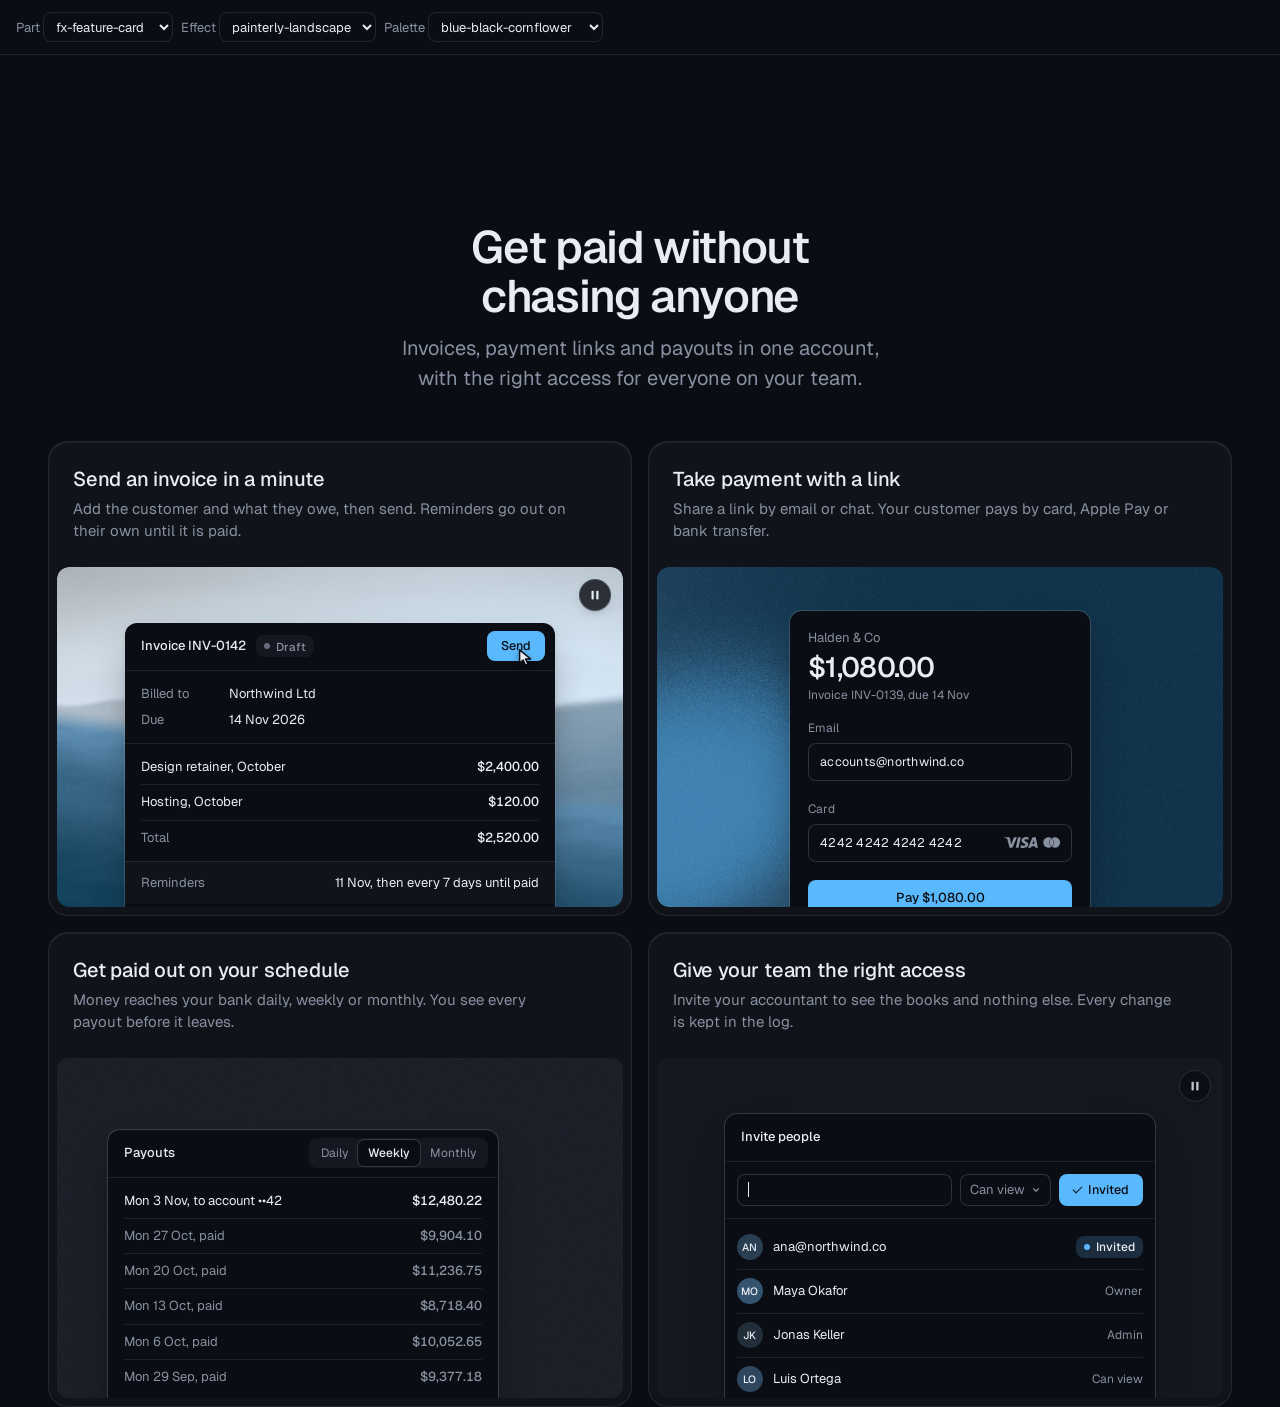
<file: .claude/skills/taste-skill/assets/components/_lab.html>
<!doctype html>
<html lang="en" data-radius="soft">
<head>
<script>window.__tpGlMax = 16;   /* a gallery shows many live effects at once; a page of a site keeps the default 4 (fx.js) */</script>
<meta charset="utf-8">
<meta name="viewport" content="width=device-width, initial-scale=1">
<title>Component lab</title>
<link rel="preconnect" href="https://fonts.googleapis.com">
<link rel="preconnect" href="https://fonts.gstatic.com" crossorigin>
<link href="https://fonts.googleapis.com/css2?family=Geist:wght@100..900&family=Geist+Mono:wght@400..600&display=swap" rel="stylesheet">
<link rel="stylesheet" href="../system.css">
<link rel="stylesheet" href="./base.css">
<style>
  /* one component on its own, with a chosen effect (or object) and palette:
     _lab.html?c=fx-chart&fx=ruled-grounds&palette=white-link-blue&w=640 */
  :root { --font-display: "Geist", system-ui, sans-serif; --font-text: "Geist", system-ui, sans-serif; --font-mono: "Geist Mono", ui-monospace, monospace; --display-weight: 560; --display-tracking: -0.03em; }
  body { min-height: 100vh; margin: 0; }
  .bar { display: flex; flex-wrap: wrap; gap: 8px; align-items: center; padding: 12px 16px; border-bottom: 1px solid var(--line); font: 13px/1.4 var(--font-text); color: var(--muted); }
  .bar select { font: inherit; color: var(--ink); background: var(--bg); border: 1px solid var(--line); border-radius: var(--r-sm); height: 30px; padding: 0 8px; }
  .stage { padding: clamp(16px, 4vw, 48px); margin-inline: auto; }
</style>
</head>
<body>
<div class="bar">
  <label>Part <select id="c"></select></label>
  <label>Effect <select id="fx"></select></label>
  <label>Palette <select id="pal"></select></label>
</div>
<main class="stage" id="stage"></main>
<script type="module">
  import fx from '../effects/fx.js';
  const PARTS = ['fx-feature-card', 'fx-dither-object', 'fx-headline', 'fx-button', 'fx-prompt', 'fx-icon-tiles', 'fx-stat', 'fx-globe', 'fx-map', 'fx-chart', 'fx-bars', 'fx-band', 'fx-spotlight', 'fx-photo', 'fx-avatar', 'fx-search', 'fx-logos', 'fx-tabs', 'fx-pricing', 'fx-progress'];
  const PALETTES = {
    'blue-black-cornflower': { bg: '#0a0d14', surface: '#131824', ink: '#e9edf3', muted: '#8891a1', accent: '#5ab9fc', accentInk: '#0a0d14' },
    'graphite-safety-orange': { bg: '#18191b', surface: '#222427', ink: '#eff0f1', muted: '#9c9ea3', accent: '#ff4a1f', accentInk: '#18191b' },
    'white-link-blue': { bg: '#ffffff', surface: '#f4f4f4', ink: '#111111', muted: '#6b6b6b', accent: '#1a4be0', accentInk: '#ffffff' },
    'moss-sand': { bg: '#ddd6c6', surface: '#d2cab8', ink: '#2a2a26', muted: '#59574e', accent: '#4f6238', accentInk: '#ffffff' },
    'cobalt-field': { bg: '#0034eb', surface: '#002fd6', ink: '#ffffff', muted: '#dfe4f2', accent: '#e9e34a', accentInk: '#111111' },
  };
  const q = new URLSearchParams(location.search);
  const part = PARTS.includes(q.get('c')) ? q.get('c') : PARTS[0];
  const palId = PALETTES[q.get('palette')] ? q.get('palette') : 'blue-black-cornflower';
  const p = PALETTES[palId];
  const s = document.documentElement.style;
  const action = fx.color.contrast(p.accent, p.bg) >= 2.2 ? p.accent : p.ink;
  Object.entries({ '--p-bg': p.bg, '--p-surface': p.surface, '--p-ink': p.ink, '--p-muted': p.muted, '--p-accent': p.accent, '--p-accent-ink': p.accentInk, '--p-action': action, '--p-action-ink': action === p.accent ? p.accentInk : p.bg }).forEach(([k, v]) => s.setProperty(k, v));
  s.colorScheme = fx.color.isDark(p.bg) ? 'dark' : 'light';
  if (q.has('fallback')) fx.config.forceFallback = true;
  // one part at a time: at most 4 live WebGL contexts on this page
  fx.config.maxLive = 4;
  if (q.has('w')) document.getElementById('stage').style.maxWidth = q.get('w') + 'px';

  const base = `./${part}/`;
  const [meta, html, mod] = await Promise.all([fetch(base + 'meta.json').then(r => r.json()), fetch(base + 'component.html').then(r => r.text()), import(base + 'component.js')]);
  const link = Object.assign(document.createElement('link'), { rel: 'stylesheet', href: base + 'component.css' });
  document.head.append(link);
  await new Promise(r => { link.onload = link.onerror = r; });
  const choices = meta.effects?.length ? meta.effects : meta.objects || [];
  const chosen = choices.includes(q.get('fx')) ? q.get('fx') : meta.default;
  const stage = document.getElementById('stage');
  stage.innerHTML = html;
  const root = stage.firstElementChild;
  // the chosen effect goes where the part reads it: data-cx-object, data-cx-fill, or data-cx-effect on the root
  // the dither object: one figure set to the chosen object (one live object, as on a page); no caption under it
  if (meta.objects) {
    const fig = root.matches('[data-cx-object]') ? root : root.querySelector('[data-cx-object]');
    fig.dataset.cxObject = chosen;
    if (q.get('render') === 'studio') fig.dataset.cxRender = 'studio';
    fig.querySelector('.cx-obj__stage').removeAttribute('aria-label');
    fig.style.maxWidth = '720px';
  }
  // without ?fx= the markup keeps its own effects (the feature card mixes a landscape and a grain: setting
  // the default on every panel would paint the grain panel as a landscape too)
  else if (!choices.includes(q.get('fx'))) { /* as written */ }
  else if (root.querySelector('[data-cx-fill]')) root.querySelectorAll('[data-cx-fill]').forEach(el => { el.dataset.cxFill = chosen; });
  else if (root.querySelector('[data-cx-effect]')) root.querySelectorAll('[data-cx-effect]').forEach(el => { el.dataset.cxEffect = chosen; });
  else root.dataset.cxEffect = chosen;
  // the map draws its baked streets; an effect named with ?fx= shows its fallback ground (no map data) instead
  if (part === 'fx-map' && choices.includes(q.get('fx'))) delete root.dataset.cxMap;
  await document.fonts.ready;
  window.__part = mod.default(root);
  setTimeout(() => { document.documentElement.dataset.ready = '1'; }, 1200);

  const fill = (sel, list, cur, key) => {
    const el = document.getElementById(sel);
    el.innerHTML = list.map(v => `<option${v === cur ? ' selected' : ''}>${v}</option>`).join('');
    el.addEventListener('change', () => { q.set(key, el.value); if (key === 'c') q.delete('fx'); location.search = q.toString(); });
  };
  fill('c', PARTS, part, 'c');
  // a part whose default is none (the map's streets, the photograph as it is) lists none first, so the
  // select never shows an effect that is not on
  fill('fx', meta.default === 'none' ? ['none', ...choices] : choices, chosen, 'fx');
  fill('pal', Object.keys(PALETTES), palId, 'palette');
</script>
</body>
</html>
</file>
<file: .claude/skills/taste-skill/assets/system.css>
/*
  taste-skill system.css - the one system for the page. Link it first, then assets/ui/cards.css (the
  feature card, its panel and the fragment placements), then set the palette (--p-*), the fonts and
  the radius set on :root in the page (node scripts/start.mjs prints that block).
  Do not add a second grid, spacing scale, type scale, radius scale, button or card style.
*/

/* ---------------------------------------------------------------- tokens */
:root {
  /* palette (hex only; fx.js reads --bg --surface --ink --muted --accent --accent-ink) */
  --p-bg: #ffffff;
  --p-surface: #f4f4f4;
  --p-ink: #111111;
  --p-muted: #6b6b6b;
  --p-accent: #1a4be0;
  --p-accent-ink: #ffffff;
  --p-action: #1a4be0;      /* buttons, links, focus: the accent, or the ink when the accent is too pale */
  --p-action-ink: #ffffff;
  --p-inv-bg: #111111;
  --p-inv-surface: #1c1c1c;
  --p-inv-ink: #f4f4f4;
  --p-inv-muted: #a3a3a3;
  --p-inv-accent: #ffffff;
  --p-inv-accent-ink: #111111;
  --p-inv-action: #ffffff;
  --p-inv-action-ink: #111111;
  /* the lit ground behind UI and in the closing band (references/cards.md), one per page, tech pages only
     (none on kind other, which is flat): <html data-ground="sand|sky|sage|painting">. system.js gives it to every ground
     that holds UI, on light and dark pages alike; --hue on one panel changes only its accent */
  --ground-bg: #d9ccb7; --ground-surface: #e9e0d2; --ground-ink: #2a2622; --ground-muted: #5a534a; --ground-accent: #a8794a;

  /* fonts */
  --font-display: system-ui, -apple-system, "Segoe UI", sans-serif;
  --font-text: system-ui, -apple-system, "Segoe UI", sans-serif;
  --font-mono: ui-monospace, "SFMono-Regular", Menlo, Consolas, monospace;
  --display-weight: 400;    /* headlines 400; 500 on a tech page (software, gaming, hardware) */
  --display-tracking: -0.025em;

  /* the page rhythm (references/layout-v4.md): one section per screen. The header is fixed and
     --nav tall; every section is padded --padt above and --padb (plus the phone action bar, --bar)
     below, and is exactly one or two screens tall (--h: 1 or 2; --hm on a phone). The hero's words
     start --hgap under the header and its content ends --hpadb above the fold. */
  --nav: 72px;
  --padt: 120px;
  --padb: 72px;
  --hgap: 48px;
  --hpadb: 64px;
  --bar: 0px;
  /* grid: one .wrap (alias .container) for the header, every section and the footer, the same
     --gut on both sides: 1280 wide at x 80-1360 at 1440, 342 at x 24-366 at 390 */
  --container: 1280px;
  --gut: 80px;
  --pad: var(--gut);
  --gutter: 24px;

  /* spacing: 4/8 scale */
  --s-1: 4px;  --s-2: 8px;  --s-3: 12px; --s-4: 16px; --s-5: 24px;
  --s-6: 32px; --s-7: 48px; --s-8: 64px; --s-9: 96px; --s-10: 128px;
  --section: 40px;      /* only a .section outside main (the kit's demo pages); every main > section and
                           footer.closing take --padt and --padb */
  --section-band: 56px; /* the same for an older footer outside footer.closing */
  --head-gap: 48px;     /* the one heading-to-content gap, 32 on a phone (layout.css reads it as --ly-head-gap) */
  --card-pad: 16px;     /* card padding (cards.css sets its own for cards with a panel) */
  --card-gap: 16px;     /* gap between cards */

  /* type scale (the only sizes on the page) */
  --t-label: 13px;
  --t-small: 14px;
  --t-body: 16px;
  --t-lead: 18px;
  --t-card: 18px;
  --t-h3: 24px;
  /* straight lines from the phone size at 390 to the desktop size at 1440 (system.md's table) */
  --t-h2: clamp(30px, 1.72vw + 23.3px, 48px);
  --t-h1: clamp(38px, 3.24vw + 25.4px, 72px);
  /* a big number stays a step under the h2 (VI-11): 38 at 1440, 28 at 390, so it never reads as a
     section heading; a stats row and a price set their own, smaller still */
  --t-stat: clamp(28px, .952vw + 24.29px, 38px);

  /* radius: one scale (soft by default; data-radius on <html> switches it) */
  --r-sm: 8px;  --r-md: 12px; --r-lg: 20px; --r-btn: 8px;

  /* controls (fixed here; a page never adds its own) */
  --btn-h: 44px;
  --btn-h-sm: 36px;
  --nav-h: var(--nav);  /* the older name, kept for the kit's files */
  --icon: 16px;         /* small icons: socials, menu chevrons, mono brand marks */

  /* motion: the one UI ease-out (motion.css --m-ease and ui/base.css --u-ease read it; references/motion.md) */
  --ease: cubic-bezier(.2, .8, .2, 1);
  --dur: 180ms;
}
html[data-radius="sharp"] { --r-sm: 4px; --r-md: 6px;  --r-lg: 8px;  --r-btn: 4px; }
html[data-radius="soft"]  { --r-sm: 8px; --r-md: 12px; --r-lg: 20px; --r-btn: 8px; }
html[data-radius="round"] { --r-sm: 10px; --r-md: 16px; --r-lg: 24px; --r-btn: 999px; }
/* the four lit grounds (references/cards.md); sand is the default above. painting goes with
   painterly-landscape (x.ai's daylight sky over olive hills) */
html[data-ground="sky"]      { --ground-bg: #c6d3df; --ground-surface: #d6e0e9; --ground-ink: #25303a; --ground-muted: #4d5964; --ground-accent: #3f6a92; }
html[data-ground="sage"]     { --ground-bg: #cdd6c6; --ground-surface: #dce3d6; --ground-ink: #262d24; --ground-muted: #535b51; --ground-accent: #6c8e63; }
html[data-ground="painting"] { --ground-bg: #79a8d6; --ground-surface: #a6c4e2; --ground-ink: #16212c; --ground-muted: #273949; --ground-accent: #9c9b3c; }
/* cards.css takes its card and panel radii from this scale */
html[data-radius] .card { --c-r: var(--r-lg); }
html[data-radius] .panel { --p-r: var(--r-md); }

/* a phone: the header 56, the sections padded 96 / 48, the hero's words 40 under the header and its
   content ending 24 above the fold, 24 at both sides, 12 between columns */
@media (max-width: 639px) {
  :root { --nav: 56px; --padt: 96px; --padb: 48px; --hgap: 40px; --hpadb: 24px; --gut: 24px; --gutter: 12px; --card-gap: 12px; --head-gap: 32px; }
}
@media (min-width: 640px) {
  :root { --gut: 48px; --section: 48px; --section-band: 72px; --card-pad: 24px; }
}
@media (min-width: 1024px) {
  :root { --gut: 80px; --section: 56px; --section-band: 96px; --card-gap: 24px;
          --t-lead: 20px; --t-card: 20px; --t-h3: 28px; }
  /* a place (and a local service): the 1200 column at x 120-1320 */
  html[data-type="place"] { --gut: 120px; --container: 1200px; }
}
/* a place (VI-06, ST-96, PH-23): its own smaller type (h1 48/53 and 32/37, h2 32/40 and 24/30, titles
   and the sub-line 20 and 18), the Recipe 3 hero's gap under its photograph (40, 24 on a phone),
   square photographs and cards and 2px buttons, whatever data-radius and data-buttons say */
:root[data-type="place"] {
  --hgap: 40px;
  --t-h1: clamp(32px, 1.524vw + 26.06px, 48px);
  --t-h2: clamp(24px, .762vw + 21px, 32px);
  --t-h3: clamp(20px, .381vw + 18.51px, 24px);
  --r-sm: 2px; --r-md: 0px; --r-lg: 0px; --r-btn: 2px;
}
:root[data-type="place"] :is(h1, .t-h1) { line-height: 1.104; }
:root[data-type="place"] :is(h2, .t-h2) { line-height: 1.25; }
@media (max-width: 639px) {
  :root[data-type="place"] { --hgap: 24px; }
  :root[data-type="place"] :is(h1, .t-h1) { line-height: 1.156; }
}

/* ---------------------------------------------------------------- grounds (at most three) */
:root, .ground-base {
  --bg: var(--p-bg); --surface: var(--p-surface); --ink: var(--p-ink); --muted: var(--p-muted);
  --accent: var(--p-accent); --accent-ink: var(--p-accent-ink); --card: var(--p-surface);
  --action: var(--p-action); --action-ink: var(--p-action-ink);
}
.ground-surface {
  --bg: var(--p-surface); --surface: var(--p-bg); --ink: var(--p-ink); --muted: var(--p-muted);
  --accent: var(--p-accent); --accent-ink: var(--p-accent-ink); --card: var(--p-bg);
  --action: var(--p-action); --action-ink: var(--p-action-ink);
}
.ground-inverse {
  --bg: var(--p-inv-bg); --surface: var(--p-inv-surface); --ink: var(--p-inv-ink); --muted: var(--p-inv-muted);
  --accent: var(--p-inv-accent); --accent-ink: var(--p-inv-accent-ink); --card: var(--p-inv-surface);
  --action: var(--p-inv-action); --action-ink: var(--p-inv-action-ink);
}
:root, .ground-base, .ground-surface, .ground-inverse {
  --line: color-mix(in oklab, var(--ink) 11%, transparent);
  --line-strong: color-mix(in oklab, var(--ink) 20%, transparent);
  /* effects (fx.js) and UI fragments (assets/ui) take the colours of the ground they sit on */
  --fx-bg: var(--bg); --fx-surface: var(--surface); --fx-ink: var(--ink); --fx-muted: var(--muted);
  --fx-accent: var(--accent); --fx-accent-ink: var(--accent-ink);
  --ui-font: var(--font-text); --ui-mono: var(--font-mono); --ui-radius: var(--r-md);
}
.ground-base, .ground-surface, .ground-inverse { background: var(--bg); color: var(--ink); }

/* ---------------------------------------------------------------- base */
*, *::before, *::after { box-sizing: border-box; }
/* an anchor lands on the section's top (the judge's frame): the fixed header covers --nav of its --padt */
html { -webkit-text-size-adjust: 100%; scroll-padding-top: 0; scroll-behavior: auto; margin: 0; }
body {
  margin: 0; background: var(--bg); color: var(--ink);
  font: 400 var(--t-body)/1.55 var(--font-text);
  -webkit-font-smoothing: antialiased; text-rendering: optimizeLegibility; overflow-x: clip;
}
img, svg, video, canvas { display: block; max-width: 100%; }
/* hidden means hidden, also on an img the line above makes a block (a menu tab's photograph, a peek photograph) */
[hidden] { display: none !important; }
img, video { height: auto; }
a { color: inherit; text-decoration: none; }
button { font: inherit; color: inherit; }
h1, h2, h3, h4, p, ul, ol, figure, blockquote { margin: 0; }
ul, ol { padding: 0; list-style: none; }
h1, h2, h3, h4 {
  font-family: var(--font-display); font-weight: var(--display-weight);
  letter-spacing: var(--display-tracking); text-wrap: balance; overflow-wrap: break-word;
  /* a long word (a German compound at 390) breaks at a syllable with a hyphen, in the language of <html lang>;
     only words of 10 letters or more, 4 at least on each side, so a short English heading never breaks */
  hyphens: auto; -webkit-hyphens: auto; hyphenate-limit-chars: 10 4 4;
}
h1, .t-h1 { font-size: var(--t-h1); line-height: 1.04; }
h2, .t-h2 { font-size: var(--t-h2); line-height: 1.1; }
h3, .t-h3 { font-size: var(--t-h3); line-height: 1.2; }
h4, .t-card { font-family: var(--font-text); font-weight: 500; font-size: var(--t-card); line-height: 1.3; letter-spacing: -0.01em; }
p { text-wrap: pretty; }
.t-lead  { font-size: var(--t-lead); line-height: 1.5; }
.t-body  { font-size: var(--t-body); line-height: 1.55; }
.t-small { font-size: var(--t-small); line-height: 1.5; }
.t-label { font-size: var(--t-label); font-weight: 500; line-height: 1.4; letter-spacing: 0.01em; }
.t-stat  { font-family: var(--font-display); font-weight: var(--display-weight); font-size: var(--t-stat);
           line-height: 1; letter-spacing: var(--display-tracking); font-variant-numeric: tabular-nums; }
.muted { color: var(--muted); }
.mono  { font-family: var(--font-mono); }
.measure { max-width: 62ch; }
:focus-visible { outline: 2px solid var(--action); outline-offset: 2px; border-radius: 2px; }
::selection { background: color-mix(in oklab, var(--accent) 30%, transparent); }

/* ---------------------------------------------------------------- grid */
.wrap, .container { width: min(100% - 2 * var(--gut), var(--container)); margin-inline: auto; padding-inline: 0; }
.grid { display: grid; grid-template-columns: repeat(12, minmax(0, 1fr)); column-gap: var(--gutter); row-gap: var(--card-gap); }
.grid > * { min-width: 0; grid-column: 1 / -1; }
.section { padding-block: var(--section); }

/* ---------------------------------------------------------------- one section per screen
   The page is a stack of screens. Framed at scrollY = k x the screen height, a shot shows exactly one
   section: the hero alone on the first screen, every other section (and footer.closing, the close and
   the footer in one) exactly one or two screens tall, its h2 first, --padt under its top. Heights
   and padding do it: no pinning, snapping or script.
     <section class="section" id=".." style="--h: 2">     (2 screens; --hm sets a phone's count alone)
       <div class="wrap"> the h2 first, then the content </div>     (the one in-flow child)
     </section>
   A layer (a full-bleed photograph or ground behind the words) is an <img class="layer" aria-hidden="true">
   beside the .wrap. Content must fit: one screen holds 708px of content at 1440x900 (900 - 120 - 72),
   two hold 1,608 (the second screen's part starts --padt under its top with .g2). From 640 to 1279 a
   section keeps at least its screens and grows past them rather than overlap the next. */
main > :is(section, .section), footer.closing {
  position: relative; box-sizing: border-box;
  height: calc(var(--h, 1) * 100vh); height: calc(var(--h, 1) * 100svh);
  padding: var(--padt) 0 calc(var(--padb) + var(--bar));
}
main > :is(section, .section) > :is(.wrap, .container), footer.closing > .wrap { position: relative; z-index: 1; height: 100%; }
main > :is(section, .section) > :is(.wrap, .container):not(.grid) { display: flex; flex-direction: column; }
/* a .wrap that is the section's grid too (class="wrap grid"): its rows start at the top */
main > :is(section, .section) > :is(.wrap, .container).grid { align-content: start; }
/* .fill: the block that takes what the screen leaves under the heading (a photograph, a frame) */
main > :is(section, .section) > .wrap > .fill { flex: 1 1 0; min-height: 0; }
/* two screens as two groups: row 1 the h2 and the first group, row 2 the rest (no second h2), starting
   --padt under the second screen's top, so the second shot looks like any other section */
main > :is(section, .section).g2, footer.closing.g2 { --h: 2; }
main > :is(section, .section).g2 > :is(.wrap, .container), footer.closing.g2 > .wrap { display: grid; grid-template-rows: minmax(0, 1fr) minmax(0, 1fr); row-gap: calc(var(--padt) + var(--padb) + var(--bar)); }
main > :is(section, .section).g2 > :is(.wrap, .container) > *, footer.closing.g2 > .wrap > * { min-height: 0; align-self: start; }
main > :is(section, .section).g2 > :is(.wrap, .container) > :is(.group, .fill) { align-self: stretch; }
/* a group: one screen's part of a .g2 section (its h2 and first rows, or the rest) */
.group { display: flex; flex-direction: column; min-height: 0; }
/* each screen's card row runs down to that screen's foot (the cards stretch, their panels grow), so
   the second screen of a .g2 is never a short row over an empty ground; both rows end on the same line */
@media (min-width: 1024px) {
  main > :is(section, .section).g2 > .wrap > .grid:last-child,
  main > :is(section, .section).g2 > .wrap > .group > .grid:last-child { align-self: stretch; flex: 1 1 auto; min-height: 0; }
}
.group > .fill { flex: 1 1 0; min-height: 0; }
@media (min-width: 640px) and (max-width: 1279px) {
  main > :is(section, .section):not(.hero, .section--hero), footer.closing {
    height: auto; min-height: calc(var(--h, 1) * 100vh); min-height: calc(var(--h, 1) * 100svh);
  }
  /* the section is a column and its .wrap takes all of it, so a .fill (a photograph, a frame) still
     grows to the section's foot (a min-height percentage would not resolve, leaving it at its least) */
  /* :where() keeps it at no weight, so a page's own phone- or tablet-only hiding (section.desk-only { display: none }) wins */
  :where(main > :is(section, .section):not(.hero, .section--hero), footer.closing) { display: flex; flex-direction: column; }
  main > :is(section, .section):not(.hero, .section--hero) > :is(.wrap, .container), footer.closing > .wrap { flex: 1 0 auto; height: auto; min-height: 0; }
}
/* a phone: lvh (the screen with its bars hidden) for every section but the hero; --hm when stacking
   makes the content taller than the desktop count */
@media (max-width: 639px) {
  /* at least its screens, never less: content a screen cannot hold makes the section taller (the rhythm
     check then asks for --hm: 2 or less content); a fixed height would lay its last rows over the next
     section, the fault the phone shots showed most (a list under the closing heading and its button) */
  main > :is(section, .section):not(.hero, .section--hero), footer.closing {
    height: auto; min-height: calc(var(--hm, var(--h, 1)) * 100vh); min-height: calc(var(--hm, var(--h, 1)) * 100lvh);
  }
  /* one grid row at least the screens tall that grows with the .wrap's content: the .wrap is stretched to
     it, so its .fill and its two groups still share a definite height */
  /* (at no weight, as on the tablet: a page's own section.desk-only { display: none } still hides it) */
  :where(main > :is(section, .section):not(.hero, .section--hero):has(> :is(.wrap, .container)), footer.closing) {
    display: grid; grid-template-columns: minmax(0, 1fr); grid-template-rows: 1fr; grid-auto-rows: auto;
  }
  main > :is(section, .section):not(.hero, .section--hero) > :is(.wrap, .container), footer.closing > .wrap { height: auto; }
  main > :is(section, .section).g2m, footer.closing.g2m { --hm: 2; }
  main > :is(section, .section).g2m > :is(.wrap, .container), footer.closing.g2m > .wrap { display: grid; grid-template-rows: minmax(0, 1fr) minmax(0, 1fr); row-gap: calc(var(--padt) + var(--padb) + var(--bar)); }
  /* stacked in one, the two groups keep the open cards' 32px, so the first group's last panel never meets
     the next card's title */
  main > :is(section, .section).g2:not(.g2m) > :is(.wrap, .container) { display: flex; row-gap: var(--s-6); }
  /* what the two screens leave goes around the second group, so it opens below the header, not on the fold */
  main > :is(section, .section).g2:not(.g2m) > :is(.wrap, .container) > :last-child { margin-block: auto; }
  main > :is(section, .section).g2:not(.g2m) > :is(.wrap, .container) > * { align-self: stretch; }
}
/* a layer: the photograph or ground of a whole section, under its words, edge to edge */
main > :is(section, .section) > :is(img, video, canvas, picture).layer,
footer.closing > :is(img, video, canvas, picture).layer {
  position: absolute; inset: 0; z-index: 0; width: 100%; height: 100%; max-width: none; object-fit: cover; object-position: var(--pos, 50% 50%);
}
main > :is(section, .section) > picture.layer > img { width: 100%; height: 100%; object-fit: cover; }

/* the hero: exactly the first screen, the fixed header over its top. Its words start --hgap under the
   header (--photo adds a full-bleed photograph's height above them on a place); its content ends
   --hpadb above the fold, and nothing of the next section shows, at 1440, 1024, 820 and 390.
     <section class="hero hero--<type>"><div class="wrap"><div class="hero-text"> .. </div>[one strip]</div></section>
   .hero-text holds the whole composition (the words, and the picture or window beside or under them);
   one docked strip (logos, three facts) may follow it, at most 96px, desktop only. */
main > :is(.hero, .section--hero) {
  height: 100vh; height: 100svh; min-height: 0;
  padding: calc(var(--nav) + var(--photo, 0px) + var(--hgap)) 0 calc(var(--hpadb) + var(--bar));
}
:is(.hero, .section--hero) > .wrap { height: 100%; display: grid; grid-template-rows: minmax(0, 1fr) auto; row-gap: var(--s-7); }
:is(.hero, .section--hero) > .wrap > .hero-text { min-height: 0; }
/* a phone: the hero is at least the first screen and grows when a short phone (320x640) cannot hold its
   words, buttons and picture, so nothing of it lies over the next section or under the header */
@media (max-width: 639px) {
  main > :is(.hero, .section--hero) { height: auto; min-height: 100vh; min-height: 100svh; }
  main > :is(.hero, .section--hero):has(> :is(.wrap, .container)) { display: grid; grid-template-columns: minmax(0, 1fr); grid-template-rows: 1fr; grid-auto-rows: auto; }
  main > :is(.hero, .section--hero) > :is(.wrap, .container) { height: auto; }
}
:is(.hero, .section--hero) > .wrap > .hero-strip { grid-row: 2; max-height: 96px; }
@media (max-width: 639px) { :is(.hero, .section--hero) > .wrap > .hero-strip { display: none; } }
.section--hero .section-head { max-width: 860px; }
/* the starter's own hero (hero-split): the words on span-5 top-aligned, the picture on span-6 start-7
   as tall as the hero's content box (at most 716 at 1440x900); a phone stacks words, then the picture
   in what is left */
.hero-text.hero-split { height: 100%; align-items: stretch; }
.hero-split > .hero-copy { align-self: start; }
.hero-split > .hero-visual { position: relative; min-height: 0; height: 100%; }
@media (max-width: 1023px) {
  .hero-text.hero-split { display: flex; flex-direction: column; gap: var(--s-6); }
  .hero-split > .hero-visual { flex: 1 1 0; min-height: 200px; height: auto; }
}
.hero-copy > * + * { margin-top: var(--s-5); }
/* the h1 first in the words' column: its capitals start on the picture's top line, not the line box's
   (the leading above the capitals would put the words about 12px under the photograph's top) */
.hero-copy > h1:first-child { text-box: trim-start cap alphabetic; }
.hero-copy > .btn-row { margin-top: var(--s-6); }
/* three short facts at the foot of the words' column, on the picture's bottom line (no dead space
   under the buttons): <dl class="hero-facts"><div><dt>..</dt><dd>..</dd></div> x3</dl> */
@media (min-width: 1024px) {
  .hero-split > .hero-copy { height: 100%; display: flex; flex-direction: column; }
  .hero-split > .hero-copy > .hero-facts { margin-top: auto; }
}
.hero-facts { display: grid; grid-template-columns: repeat(3, minmax(0, 1fr)); gap: var(--s-5) var(--gutter); margin: 0; }
.hero-facts > div { display: grid; gap: var(--s-1); align-content: start; }
.hero-facts dt { font-size: var(--t-small); color: var(--muted); }
.hero-facts dd { margin: 0; font-weight: 500; }
@media (max-width: 1023px) { .hero-facts { display: none; } }
/* a notice line above the h1 (changed hours, a delivery cut-off): one line with a number, static,
   starting on the left line like the h1 under it */
.hero-notice { font-size: var(--t-small); font-weight: 500; color: var(--ink); }
.hero-notice b, .hero-notice strong { font-weight: 500; color: var(--accent); }
.hero-copy > .hero-notice + h1 { margin-top: var(--s-5); }

/* a phone: open tiles from a row of three or four (rooms, goods, beans) go two-up, an odd last one
   across the row, so a row of three fits one 844px screen (stacked one under another they need two) */
@media (max-width: 639px) {
  .grid > .tile:is(.span-3, .span-4) { grid-column: auto / span 6; }
  .grid > .tile:is(.span-3, .span-4):nth-child(odd of .tile):nth-last-child(1 of .tile) { grid-column: 1 / -1; }
  .grid > .tile:is(.span-3, .span-4) .tile__head { flex-wrap: wrap; gap: 0 var(--s-2); }
}
/* a phone: open cards (words on the ground, the panel under them) stacked one under another keep 32px
   between a panel's foot and the next card's title, so a title never reads as the panel's caption */
@media (max-width: 639px) { .grid:has(> .card--open) { row-gap: var(--s-6); } }
/* a phone stacks a two-screen section's four open tiles into its two screens: their panels take 180px (a wide
   crop), so the h2 and the first two tiles of two lines each end on the first screen and the four inside both,
   not a third of a screen past. A page that sets its group's own --p-h (#features .panel) sets its phone value
   too, as the starter does */
@media (max-width: 639px) { main > :is(section, .section).g2 .card--open > .panel { --p-h: 180px; } }
/* spans: desktop >= 1024. Tablet 640-1023: text cards on span-3 and span-6 go two-up; cards with a
   panel (a visual needs the width; the one exception is a span-6 pair, below)
   and everything else (split text and visuals, span-4 cards, span-5/7/8 blocks) take the full row, so a split stacks and no row is left half empty. Phone < 640: one column. */
@media (min-width: 640px) and (max-width: 1023px) {
  .grid > .card.span-3:not(:has(> .panel)), .grid > .card.span-6:not(:has(> .panel)) { grid-column: auto / span 6; }
  /* the one exception with a panel: a 2x2 (or a pair) of span-6 cards stays two-up from 720px (a panel
     of about 310px and more, wide enough for a kit fragment), so four cards take one or two screens
     at 768-820 instead of a card per row (four stacked panels run past two screens). Split cards and
     every other span keep the full row. Under 720 a card per row. */
  @media (min-width: 720px) {
    .grid > .card.span-6:has(> .panel):not(.card--split) { grid-column: auto / span 6; }
    .grid > .card.span-6:has(> .panel):not(.card--split):nth-child(odd of .card.span-6):nth-last-child(1 of .card.span-6) { grid-column: 1 / -1; }
  }
  /* open tiles (rooms, models, people, a photo pair) go two-up; an odd last one takes the row */
  .grid > .tile:is(.span-3, .span-4, .span-6) { grid-column: auto / span 6; }
  .grid > .tile:is(.span-3, .span-4, .span-6):nth-child(odd of .tile):nth-last-child(1 of .tile) { grid-column: 1 / -1; }
}
@media (min-width: 1024px) {
  .span-2  { grid-column: auto / span 2; }
  .span-3  { grid-column: auto / span 3; }
  .span-4  { grid-column: auto / span 4; }
  .span-5  { grid-column: auto / span 5; }
  .span-6  { grid-column: auto / span 6; }
  .span-7  { grid-column: auto / span 7; }
  .span-8  { grid-column: auto / span 8; }
  .span-9  { grid-column: auto / span 9; }
  .span-10 { grid-column: auto / span 10; }
  .span-12 { grid-column: auto / span 12; }
  .start-1 { grid-column-start: 1; } .start-2 { grid-column-start: 2; } .start-3 { grid-column-start: 3; }
  .start-5 { grid-column-start: 5; } .start-6 { grid-column-start: 6; } .start-7 { grid-column-start: 7; }
  .start-4 { grid-column-start: 4; } .start-8 { grid-column-start: 8; } .start-9 { grid-column-start: 9; }
  .start-10 { grid-column-start: 10; }
  /* a split is top-aligned: the words' first line and the picture's top on one line (never centred
     against each other, never mirrored: text left, the visual right, on every split of the page) */
  .grid--middle, .grid--top { align-items: start; }
}
/* card rows: every card in a row the same height (a plain .grid stretches them) */
.grid:is(.grid--middle, .grid--top) > .card { align-self: stretch; }
/* 1024-1279: a span-4 card's panel would be about 220px wide, too narrow for real UI. Cards with a
   panel on span-4 go two-up, a span-8 one takes the row, and an odd last one takes the row too
   (steps, proof row: two, then one wide; bento: the wide card, then the four small ones two by two) */
@media (min-width: 1024px) and (max-width: 1279px) {
  .grid > .card.span-4:has(> .panel) { grid-column: auto / span 6; }
  .grid > .card.span-8:has(> .panel),
  .grid > .card.span-4:has(> .panel):nth-child(odd of .card.span-4):nth-last-child(1 of .card.span-4) { grid-column: 1 / -1; }
}

/* ---------------------------------------------------------------- section heading */
.section-head { max-width: 760px; margin-bottom: var(--head-gap); display: grid; gap: var(--s-4); }
/* every heading starts on the left line (a centred head among left ones reads as a mistake): the
   old centred head is left-aligned too */
.section-head--center { text-align: left; justify-items: start; }
/* a head row: the h2 (and its line) left, one link or the section's button at the right line */
.section-head--split { max-width: none; display: flex; align-items: end; justify-content: space-between; gap: var(--s-5); flex-wrap: wrap; }
.section-head--split > div { display: grid; gap: var(--s-4); max-width: 760px; }
.section-head p { color: var(--ink); font-size: var(--t-lead); line-height: 1.5; max-width: 60ch; }
.section-head--row { max-width: none; display: flex; align-items: end; justify-content: space-between; gap: var(--s-5); flex-wrap: wrap; }
.section-head--row > div { display: grid; gap: var(--s-4); max-width: 760px; }
/* the hero row (hero-product, hero-cycle): the h1 and its line left, the buttons right, across 1280 */
.section--hero .section-head--row { max-width: none; }

/* ---------------------------------------------------------------- buttons (one pair, a dealt look)
   One pair a page, .btn--primary and .btn--secondary, in the look dealt with the page (sections.md)
   and set once on <html data-buttons>; the markup never changes:
     solid  filled primary, outlined secondary, the radius scale (Figma; the default)
     pill   pills, a chevron after the primary's label, a tinted secondary (x.ai)
     tonal  the radius scale, a tinted secondary with no outline (Linear, Vercel)
     arrow  an arrow after the primary's label; the secondary is a text link with an arrow (Stripe)
     block  near-square corners, 48px tall; the secondary is an underlined text link (shops, hotels) */
.btn {
  display: inline-flex; align-items: center; justify-content: center; gap: var(--s-2);
  height: var(--btn-h); padding: 0 var(--s-5); border-radius: var(--r-btn); border: 1px solid transparent;
  font: 500 var(--t-body)/1 var(--font-text); letter-spacing: 0; white-space: nowrap; cursor: pointer;
  transition: background-color var(--dur) var(--ease), color var(--dur) var(--ease), border-color var(--dur) var(--ease), text-decoration-color var(--dur) var(--ease);
}
.btn--primary { background: var(--action); color: var(--action-ink); }
.btn--primary:hover { background: color-mix(in oklab, var(--action) 86%, var(--ink)); }
/* an inverted primary (the action is the ground's ink: a brand band, a lit ground): its hover steps toward the ground, as the filled one steps toward the ink */
.ground-brand .btn--primary:hover { background: color-mix(in oklab, var(--action) 88%, var(--bg)); }
/* the ground's own colour with a clear border: never grey on grey, readable on an effect too */
.btn--secondary { background: var(--bg); color: var(--ink); border-color: var(--line-strong); }
.btn--secondary:hover { background: color-mix(in oklab, var(--bg) 94%, var(--ink)); border-color: color-mix(in oklab, var(--ink) 35%, transparent); }
.btn--sm { height: var(--btn-h-sm); padding: 0 var(--s-4); font-size: var(--t-small); }
html[data-buttons="pill"] { --r-btn: 999px; }
html[data-buttons="block"] { --r-btn: 2px; --btn-h: 48px; }
html:is([data-buttons="pill"], [data-buttons="tonal"]) .btn--secondary { background: color-mix(in oklab, var(--ink) 8%, var(--bg)); border-color: transparent; }
html:is([data-buttons="pill"], [data-buttons="tonal"]) .btn--secondary:hover { background: color-mix(in oklab, var(--ink) 14%, var(--bg)); border-color: transparent; }
/* arrow and block: the secondary is a text link at the button's height (no box: one button look) */
html:is([data-buttons="arrow"], [data-buttons="block"]) .btn--secondary {
  background: none; border-color: transparent; padding-inline: var(--s-2);
  text-decoration: underline; text-underline-offset: 4px; text-decoration-color: var(--line-strong);   /* the .link look */
}
html:is([data-buttons="arrow"], [data-buttons="block"]) .btn--secondary:hover { background: none; border-color: transparent; text-decoration-color: currentColor; }
/* the glyph after a label: a chevron (pill) or an arrow (arrow), drawn so every font shows the same */
html[data-buttons="pill"] .btn--primary::after,
html[data-buttons="arrow"] :is(.btn--primary, .btn--secondary)::after {
  content: ""; flex: none; width: 12px; height: 12px; margin-right: -2px; background: currentColor;
  -webkit-mask: var(--btn-glyph) center / contain no-repeat; mask: var(--btn-glyph) center / contain no-repeat;
  transition: transform var(--dur) var(--ease);
}
html[data-buttons="pill"] { --btn-glyph: url("data:image/svg+xml,%3Csvg xmlns='http://www.w3.org/2000/svg' viewBox='0 0 12 12'%3E%3Cpath d='M4.5 2.5 8 6l-3.5 3.5' fill='none' stroke='black' stroke-width='1.6' stroke-linecap='round' stroke-linejoin='round'/%3E%3C/svg%3E"); }
html[data-buttons="arrow"] { --btn-glyph: url("data:image/svg+xml,%3Csvg xmlns='http://www.w3.org/2000/svg' viewBox='0 0 12 12'%3E%3Cpath d='M1.5 6h8.5M6.5 2.5 10 6l-3.5 3.5' fill='none' stroke='black' stroke-width='1.5' stroke-linecap='round' stroke-linejoin='round'/%3E%3C/svg%3E"); }
@media (hover: hover) and (pointer: fine) { html:is([data-buttons="pill"], [data-buttons="arrow"]) .btn:hover::after { transform: translateX(3px); } }
.btn:active { transform: translateY(1px) scale(.985); }
.btn--arrow::after { content: "\2192"; transition: transform var(--dur) var(--ease); }
@media (hover: hover) and (pointer: fine) { .btn--arrow:hover::after { transform: translateX(3px); } }
/* the drawn arrow (assets/motion: its stem grows and its head moves 3px on hover), the last child of
   a primary button, a pill or a link: <svg class="m-arrow" viewBox="0 0 12 12" aria-hidden="true">
   <path class="m-arrow__stem" d="M1 6h8"/><path class="m-arrow__head" d="M4.5 2.5 8 6l-3.5 3.5"/></svg>.
   It replaces the dealt glyph, so a button never shows two */
.m-arrow { flex: none; width: 12px; height: 12px; margin-right: -2px; overflow: visible;
           fill: none; stroke: currentColor; stroke-width: 1.6; stroke-linecap: round; stroke-linejoin: round; }
.btn--xl .m-arrow { width: 0.62em; height: 0.62em; stroke-width: 1.4; }
:is(.btn, .link, .pill):has(> .m-arrow)::after { content: none; display: none; }
.btn-row { display: flex; flex-wrap: wrap; gap: var(--s-3); align-items: center; }
.section-head--center .btn-row { justify-content: center; }
/* on the phone every button row stacks full width */
@media (max-width: 639px) {
  .btn-row { flex-direction: column; align-items: stretch; width: 100%; justify-self: stretch; }
  /* full width, the second action is a text link at the button's height under the filled one (an
     outline across the whole screen reads as a rule, a pale fill as a switched-off button) */
  .btn-row > .btn--secondary { background: none; border-color: transparent; text-decoration: underline; text-underline-offset: 4px; text-decoration-color: var(--line-strong); }
  .section-head--split > .btn { width: 100%; }
}
.link { display: inline-flex; align-items: center; gap: var(--s-2); font-weight: 500; color: var(--ink);
        text-decoration: underline; text-decoration-color: var(--line-strong); text-underline-offset: 4px;
        transition: text-decoration-color var(--dur) var(--ease); }
.link:hover { text-decoration-color: currentColor; }
.link::after { content: "\2192"; display: inline-block; text-decoration: none; transition: transform var(--dur) var(--ease); }
@media (hover: hover) and (pointer: fine) { .link:hover::after { transform: translateX(3px); } }
.pill { display: inline-flex; align-items: center; gap: var(--s-2); height: 32px; padding: 0 var(--s-3);
        border-radius: 999px; border: 1px solid var(--line); background: var(--card);
        font-size: var(--t-label); color: var(--ink); }
.pill .muted { color: var(--muted); }

/* ---------------------------------------------------------------- card (one style) */
.card {
  display: flex; flex-direction: column; gap: var(--s-2); min-width: 0;
  background: var(--card); border: 1px solid var(--line); border-radius: var(--r-lg); padding: var(--card-pad);
}
/* small titles in the text face: a display face at 20px (a condensed or hairline serif) reads smaller than the body */
.card > h3, .card > h4, .card--plan h3 { font-family: var(--font-text); font-weight: 500; font-size: var(--t-card); line-height: 1.3; letter-spacing: -0.01em; }
/* the type floor (system.md): text people read is 16px or more in ink; cards.css sets it for its
   card text, this for a plain card's lines */
.card > p { color: var(--ink); font-size: var(--t-body); max-width: 52ch; }
/* at most two boxes one inside the other (sections.md): a card whose panel holds UI drops its own
   box, so its title and lines sit on the page ground over the panel (Figma's tiles), or runs the
   panel flush to its sides and bottom (cards.css .panel--flush) */
.card.card--open { --c-pad: 0px; background: none; border: 0; box-shadow: none; padding: 0; overflow: visible; }
.card.card--open > .panel { margin: var(--s-5) 0 0; border-radius: var(--r-lg); }
.card.card--open > .panel--top { margin: 0 0 var(--s-5); }
.card--plan.is-featured { border-color: var(--action); box-shadow: inset 0 0 0 1px var(--action); }
/* cards.css (linked after this file) sets .card { gap: 0 } for feature cards; a plan keeps its 16px rows */
.card.card--plan { gap: var(--s-4); }

/* ---------------------------------------------------------------- visuals: panels and frames
   A card's .panel (the inset visual), .stage and the placements (.at-corner, .at-rise, .at-over,
   .at-right, .at-center, .stage--fade-*) come from assets/ui/cards.css (references/cards.md).
   This file adds the frames (hero, split, square, closing band) and lets a .stage work inside them.
   The grounds' colours: system.js lights every ground that holds UI (see there). */
:not(.card) > .panel { border-radius: var(--p-r, var(--r-md)); }   /* a panel on its own: four round corners */
.menu-card .panel { --p-h: 160px; }
.frame {
  position: relative; isolation: isolate; overflow: clip; display: flex; align-items: center; justify-content: center;
  background: var(--surface); border-radius: var(--r-lg); border: 1px solid var(--line);
  padding: clamp(var(--s-4), 4vw, var(--s-7));
}
/* a zero-width spacer keeps --ratio (height / width) as the frame's minimum height */
.frame::before { content: ""; flex: none; width: 0; padding-top: var(--ratio, 0px); }
/* an object or scene (assets/objects) and a photograph (.frame__img) fill the frame themselves */
.frame > :not(canvas, .stage, .loop-pause, .frame__fx, .frame__img, [data-print], [data-scene], .print3d) { position: relative; max-width: 100%; min-width: 0; }
/* a photograph is a plain rectangle in its frame: no border, no print, no filter */
.frame--photo { padding: 0; border: 0; }
/* .frame--fill: as tall as its row (a split's picture beside the words, down to the section's foot);
   stacked on a tablet or a phone it takes what the screen leaves, at least 200px */
.frame--fill { height: 100%; }
@media (max-width: 1023px) {
  .grid.fill:has(> .frame--fill) { display: flex; flex-direction: column; gap: var(--s-6); }
  .grid.fill > .frame--fill { flex: 1 1 0; height: auto; min-height: 200px; }
}
/* a split's words as a column: the last block (stats, a link) on the picture's bottom line */
.split-col { display: flex; flex-direction: column; gap: var(--s-5); }
@media (min-width: 1024px) { .split-col { height: 100%; } .split-col > .split-col__end { margin-top: auto; } }
:is(.frame, .panel) > .frame__img { position: absolute; inset: 0; z-index: 0; width: 100%; height: 100%; max-width: none; object-fit: cover; }
.frame--portrait { --ratio: 125%; }
/* the product stage (hero-product): wide, the product whole on it; a phone gets a tall stage */
.frame--stage { --ratio: 50%; }
@media (max-width: 639px) { .frame--stage, .frame--portrait { --ratio: 120%; } }
.frame--hero { padding: clamp(24px, 5vw, 64px); }
.frame--split { --ratio: 80%; }
.frame--square { --ratio: 100%; }
/* the closing band: the hero's echo, lit with the page's ground (sand, sky, sage or painting) on light
   and dark pages alike, so its text and buttons take that ground's ink. Its effect sits on a layer of
   its own, <div class="frame__fx" data-fx="..">, held still and calm where the text sits (system.js) */
.frame--cta { min-height: 420px; }
/* .frame--lit: the same for an object's frame that holds a few words in its clear half (the
   product statement's facts in a .frame__text, lower left; the object stands right of centre) */
.frame--cta, .frame--lit {
  border-color: transparent; background: var(--ground-bg); color: var(--ground-ink);
  --bg: var(--ground-surface); --surface: var(--ground-surface); --ink: var(--ground-ink); --muted: var(--ground-muted);
  --action: var(--ground-ink); --action-ink: var(--ground-surface);
  --line: color-mix(in oklab, var(--ground-ink) 12%, transparent); --line-strong: color-mix(in oklab, var(--ground-ink) 24%, transparent);
}
.frame > .frame__fx { position: absolute; inset: 0; z-index: 0; }
/* on a light page the buttons on a lit ground keep the page's own action colour: one action, one look
   (a dark page keeps the lit ground's ink, which reads on the bright ground) */
html:not([data-tone="dark"]) :is(.frame--cta, .frame--lit, .footer--statement) { --action: var(--p-action); --action-ink: var(--p-action-ink); }
/* a card on a photograph (a booking form over the room): the card holds the page's colours */
.frame--photo:has(> .card) { padding: clamp(var(--s-5), 5vw, var(--s-8)) clamp(var(--s-4), 4vw, var(--s-7)); }
.frame--photo > .card { position: relative; z-index: 1; width: min(100%, 480px); }   /* flat: no shadow at rest (ST-97) */
.frame--cta > .frame__fx { opacity: .85; }
.frame--lit > .frame__text { z-index: 2; align-self: flex-end; margin-right: auto; width: min(100%, 360px); display: grid; gap: var(--s-5); }
/* 2:1 on a desktop; a phone gets 2:3, the words at the top and the object smaller and low under
   them (its hero preset), so the facts never touch the object */
.frame--lit { --ratio: 50%; }
@media (max-width: 639px) { .frame--lit { --ratio: 150%; } .frame--lit > .frame__text { align-self: flex-start; } }
@media (max-width: 639px) { .frame--split { --ratio: 100%; } }
/* A hero, wide or split frame (x.ai's hero window): --w on the rising fragment's slot (its true width)
   centres it while it fits; anchored 24px in and cut by the right edge once the frame is narrower.
   --pair on the .stage (the main fragment's width plus the part of the second that sticks out)
   centres the pair; below 1024 the main one alone. In a card's panel cards.css places it (.at-corner,
   .at-rise, .at-right; a centred .at-rise.fit narrows with the panel), as its recipe says. */
.frame > .stage > .at-rise { --ax: max(24px, calc(50% - var(--w, 64%) / 2)); }
.frame--hero > .stage > .at-rise { --ax: max(24px, calc(50% - var(--pair, var(--w, 64%)) / 2)); }
.frame--hero > .stage > .at-over { --bx: max(24px, calc(50% - var(--pair, 800px) / 2)); }
@media (max-width: 1023px) { .frame--hero > .stage > .at-rise { --ax: max(24px, calc(50% - var(--w, 64%) / 2)); } }
/* a frame holding a cards.css .stage: the stage fills it and places the fragments (references/cards.md);
   the hero and wide frames are 16:7 and square on a phone; below 1024 only the main fragment shows */
.frame:has(> .stage) { padding: 0; }
.frame--hero:has(> .stage) { aspect-ratio: 16 / 7; }
@media (max-width: 1023px) {
  .frame--hero:has(> .stage) { aspect-ratio: 3 / 2; }   /* a tablet: room for the main fragment's rows */
}
/* a tablet held upright (820x1180): a taller frame, so the hero fills the screen without a gap */
@media (min-width: 640px) and (max-width: 1023px) and (orientation: portrait) {
  .frame--hero:has(> .stage) { aspect-ratio: 4 / 3; }
}
@media (max-width: 1023px) {
  .frame--hero > .stage > :is(.at-over, .at-over-l) { display: none; }
}
/* a split frame is about 440-560px wide from 1024 to 1279: the main piece alone there */
@media (min-width: 1024px) and (max-width: 1279px) {
  .frame--split > .stage > :is(.at-over, .at-over-l) { display: none; }
}
@media (max-width: 639px) {
  .frame--hero:has(> .stage) { aspect-ratio: 1; }
  .frame > .stage > :is(.at-over, .at-over-l) { display: none; }
  /* phone: cards.css sets a fragment 16px in on both sides, and system.js holds every loop on its
     finished picture, so no pause button lands on the UI */
}
/* a small object on a focal tile (.at-center): its true width (--w, 288px for the slider), narrowed
   on a small panel so 24px of ground always shows on both sides (a span-4 panel is 304px at 1280) */
.stage > .at-center { width: calc(100% - 48px); max-width: var(--w, 288px); }
.stage > .at-center > :is([data-ui], .ui) { width: 100%; max-width: none; }
/* .to-edge stretches a fragment's surface past the bottom (cards.css); doc's surface is its page */
.stage > .to-edge > .ui-doc > .ui-doc__page { min-height: 100%; }
/* .hero-stage: whole fragments side by side in a frame, never overlapping or cut (a row of app
   screens); the first is the main one, and the ones that no longer fit drop out from the end */
.hero-stage { container: hero-stage / inline-size; width: 100%; }
.hero-stage__row { display: flex; align-items: center; justify-content: center; gap: var(--s-5); }
.hero-stage__row > * { flex: none; max-width: 100%; }
@container hero-stage (max-width: 1060px) { .hero-stage__row > :nth-child(n + 3) { display: none; } }
@container hero-stage (max-width: 740px)  { .hero-stage__row > :nth-child(n + 2) { display: none; } }
/* the pause button on every visual that moves by itself for more than 5 s (WCAG 2.2.2): ui.js adds it
   to a loop when it starts to move, system.js to the hero's ground. Write a button.loop-pause into
   the frame only for a loop of your own (hero-cycle). The same solid 32px disc in the page colours as
   assets/ui/base.css's, 12px in from the bottom-right corner, with a 44px hit area. */
.loop-pause {
  position: absolute; right: 12px; bottom: 12px; z-index: 6; display: grid; place-items: center;
  width: 32px; height: 32px; margin: 0; padding: 0; border-radius: 50%; cursor: pointer;
  border: 1px solid color-mix(in oklab, var(--ink) 16%, transparent); background: var(--bg); color: var(--ink);
  box-shadow: 0 1px 2px rgb(0 0 0 / .12), 0 4px 12px -4px rgb(0 0 0 / .28);
}
.loop-pause::before { content: ""; position: absolute; inset: -6px; border-radius: 50%; }
.loop-pause svg { width: 14px; height: 14px; fill: currentColor; }
@media (prefers-reduced-motion: reduce) { .loop-pause { display: none; } }

/* ---------------------------------------------------------------- navigation */
/* The header: fixed, opaque, one hairline under it, the same at every depth (no blur, no shadow, no
   floating pill, never hidden on scroll). Its .wrap is the page's, so the logo starts on the left line
   and the main button ends on the right one. Plain words, 15px, sentence case; one filled button. */
.nav {
  position: fixed; inset: 0 0 auto 0; z-index: 50; height: var(--nav);
  background: var(--bg); color: var(--ink); border-bottom: 1px solid var(--line);
}
.nav__bar { height: 100%; display: flex; align-items: center; gap: var(--s-8); }
/* a text logo: the display face at 500, 22px (the client's SVG logo replaces it when there is one) */
.nav__logo { display: inline-flex; align-items: center; gap: var(--s-2); font: 500 22px/1 var(--font-display); letter-spacing: -0.02em; flex: none; }
@media (max-width: 639px) { .nav__logo { font-size: 20px; } }
.nav__logo svg, .nav__logo img { height: 24px; width: auto; }
/* the brand's mark beside its name, in the accent (the client's logo replaces both). Dealt shapes:
   <span class="mark" data-mark="dots|arc|ring|petal|leaf|stack" aria-hidden="true"></span> */
.mark { display: inline-block; flex: none; width: 22px; height: 22px; background: var(--accent);
        -webkit-mask: var(--mark) center / contain no-repeat; mask: var(--mark) center / contain no-repeat; }
.mark[data-mark="dots"]  { --mark: url("data:image/svg+xml,%3Csvg xmlns='http://www.w3.org/2000/svg' viewBox='0 0 24 24'%3E%3Ccircle cx='6.5' cy='6.5' r='4.5'/%3E%3Ccircle cx='17.5' cy='6.5' r='4.5'/%3E%3Ccircle cx='6.5' cy='17.5' r='4.5'/%3E%3Crect x='13' y='13' width='9' height='9' rx='1.5'/%3E%3C/svg%3E"); }
.mark[data-mark="arc"]   { --mark: url("data:image/svg+xml,%3Csvg xmlns='http://www.w3.org/2000/svg' viewBox='0 0 24 24'%3E%3Cpath d='M2.5 21.5V12a9.5 9.5 0 0 1 19 0v9.5h-6V12a3.5 3.5 0 0 0-7 0v9.5z'/%3E%3C/svg%3E"); }
.mark[data-mark="ring"]  { --mark: url("data:image/svg+xml,%3Csvg xmlns='http://www.w3.org/2000/svg' viewBox='0 0 24 24'%3E%3Cpath fill-rule='evenodd' d='M12 2a10 10 0 1 1 0 20 10 10 0 0 1 0-20zm0 5.5a4.5 4.5 0 1 0 0 9 4.5 4.5 0 0 0 0-9z'/%3E%3C/svg%3E"); }
.mark[data-mark="petal"] { --mark: url("data:image/svg+xml,%3Csvg xmlns='http://www.w3.org/2000/svg' viewBox='0 0 24 24'%3E%3Ccircle cx='12' cy='6.6' r='5'/%3E%3Ccircle cx='17.4' cy='12' r='5'/%3E%3Ccircle cx='12' cy='17.4' r='5'/%3E%3Ccircle cx='6.6' cy='12' r='5'/%3E%3Ccircle cx='12' cy='12' r='4'/%3E%3C/svg%3E"); }
.mark[data-mark="leaf"]  { --mark: url("data:image/svg+xml,%3Csvg xmlns='http://www.w3.org/2000/svg' viewBox='0 0 24 24'%3E%3Cpath d='M3 21C3 10 10 3 21 3c0 11-7 18-18 18z'/%3E%3C/svg%3E"); }
.mark[data-mark="stack"] { --mark: url("data:image/svg+xml,%3Csvg xmlns='http://www.w3.org/2000/svg' viewBox='0 0 24 24'%3E%3Crect x='2' y='2.5' width='20' height='5.5' rx='2.75'/%3E%3Crect x='2' y='9.25' width='14' height='5.5' rx='2.75'/%3E%3Crect x='2' y='16' width='8' height='5.5' rx='2.75'/%3E%3C/svg%3E"); }
/* initial: the name's first letter on a small accent tile (<span class="mark mark--initial" aria-hidden="true">K</span>);
   wordmark: no mark, the name alone */
.mark.mark--initial { -webkit-mask: none; mask: none; display: inline-grid; place-items: center; border-radius: calc(var(--r-sm) * 0.75);
  color: var(--accent-ink); font: var(--display-weight, 400) 13px/1 var(--font-display); letter-spacing: 0; }
.footer__mark .mark, .footer .nav__logo .mark { width: 0.8em; height: 0.8em; margin-right: 0.18em; vertical-align: -0.04em; }
.footer__mark .mark--initial, .footer .nav__logo .mark--initial { width: 1em; height: 1em; font-size: 0.6em; }
.nav--split .nav__logo .mark--initial { width: 26px; height: 26px; font-size: 15px; }
.nav__links { display: flex; align-self: stretch; gap: var(--s-1); flex: 1; min-width: 0; }
.nav__item { display: flex; align-items: center; height: 100%; }
.nav__link {
  position: relative; display: inline-flex; align-items: center; gap: var(--s-1); height: 36px; padding: 0 var(--s-3); border-radius: var(--r-sm);
  font-size: 15px; font-weight: 500; color: var(--ink); white-space: nowrap; transition: background-color var(--dur) var(--ease), color var(--dur) var(--ease);
}
/* a small laptop (1024-1279): the words sit closer, so a bar of four words never wraps or reaches the logo */
@media (min-width: 1024px) and (max-width: 1279px) {
  .nav__bar { gap: var(--s-6); }
  .nav__link { padding: 0 var(--s-2); }
  .nav__link::before, .nav__link[aria-current="page"]::after { left: var(--s-2); right: var(--s-2); }
  .nav__links { gap: 0; }
}
/* the words take no pill or fill (ST-08, ST-11): a 2px line draws under the word from the left on hover and focus and leaves to the right */
.nav__link::before { content: ""; position: absolute; left: var(--s-3); right: var(--s-3); bottom: -2px; height: 2px; border-radius: 2px; background: currentColor;
  transform: scaleX(0); transform-origin: right; transition: transform var(--dur) var(--ease); pointer-events: none; }
.nav__link:hover::before, .nav__link:focus-visible::before, .nav__item:hover > .nav__link::before, .nav__item:focus-within > .nav__link::before { transform: scaleX(1); transform-origin: left; }
.nav__actions > .nav__link::before { left: var(--s-2); right: var(--s-2); }
.nav__link .chev { width: 12px; height: 12px; opacity: .6; transition: transform var(--dur) var(--ease); }
/* the page you are on: a 2px bar under its word (still, the same inset as the hover line) */
.nav__link[aria-current="page"]::after { content: ""; position: absolute; left: var(--s-3); right: var(--s-3); bottom: -2px; height: 2px; border-radius: 2px; background: currentColor; }
.nav__expand { display: none; }
.nav__actions { display: flex; align-items: center; gap: var(--s-4); flex: none; }
/* the bar's button: the page's primary at the one button height (44, 48 with data-buttons="block"; ST-09) */
.nav__actions .btn { height: var(--btn-h); padding-inline: var(--s-5); font-size: 15px; }
.nav__actions > .nav__link { padding-inline: var(--s-2); }
.nav__toggle { display: none; }

.nav__menu {
  position: absolute; left: 0; right: 0; top: 100%; background: var(--bg); color: var(--ink);
  border-top: 1px solid var(--line); border-bottom: 1px solid var(--line);
  padding: var(--s-7) 0 var(--s-8); opacity: 0; visibility: hidden; transform: translateY(-6px);
  transition: opacity 120ms var(--ease), transform 120ms var(--ease), visibility 0s linear 120ms;
}
@media (min-width: 1024px) {
  /* hover opens the full-width panel after 150ms of intent; a click on the word goes to its page */
  .nav__item:hover > .nav__menu, .nav__item:focus-within > .nav__menu {
    opacity: 1; visibility: visible; transform: none; transition-duration: 200ms, 200ms, 0s; transition-delay: 150ms, 150ms, 150ms;
  }
  .nav__item:hover > .nav__link .chev, .nav__item:focus-within > .nav__link .chev { transform: rotate(180deg); }
}
.menu-col { display: grid; gap: var(--s-2); align-content: start; }
.menu-col > .t-label { color: var(--muted); margin-bottom: var(--s-2); }
.menu-col a { display: grid; gap: var(--s-1); padding: var(--s-2) 0; font-weight: 500; }
.menu-col a span { font-weight: 400; color: var(--muted); font-size: var(--t-small); }
.menu-col a:hover { color: var(--action); }
.menu-card { display: grid; gap: var(--s-3); }
.menu-card .panel { --ratio: 56.25%; }

@media (max-width: 1023px) {
  .nav__links, .nav__actions { display: none; }
  /* the menu button takes the secondary button's look on a 44px tap area */
  .nav__toggle {
    display: inline-grid; place-items: center; margin-left: auto; width: 44px; height: 44px; border-radius: var(--r-btn);
    border: 1px solid var(--line-strong); background: transparent; color: var(--ink); cursor: pointer; flex: none;
  }
  .nav.is-open .nav__links {
    display: flex; flex-direction: column; position: fixed; top: var(--nav); left: 0; right: 0; bottom: 0;
    padding: var(--s-4) var(--gut) calc(var(--btn-h) * 2 + 56px); background: var(--bg); overflow-y: auto; gap: 0;
  }
  .nav.is-open .nav__item { display: grid; grid-template-columns: 1fr auto; height: auto; border-bottom: 1px solid var(--line); }
  .nav.is-open .nav__link { height: 56px; padding: 0; font-size: 20px; background: none; }
  .nav.is-open .nav__link[aria-current="page"]::after { left: 0; right: auto; width: 24px; bottom: 10px; }
  .nav.is-open .nav__link::before { display: none; }
  .nav.is-open .nav__link .chev { display: none; }
  .nav.is-open .nav__expand {
    display: inline-grid; place-items: center; width: 44px; height: 56px; border: 0; background: none; color: var(--ink); cursor: pointer;
  }
  .nav__expand svg { width: 16px; height: 16px; transition: transform var(--dur) var(--ease); }
  .nav__item.is-expanded .nav__expand svg { transform: rotate(180deg); }
  .nav.is-open .nav__menu {
    position: static; grid-column: 1 / -1; display: none; opacity: 1; visibility: visible; transform: none;
    box-shadow: none; border: 0; padding: 0 0 var(--s-4);
  }
  .nav.is-open .nav__item.is-expanded .nav__menu { display: block; }
  .nav.is-open .nav__menu :is(.container, .wrap) { width: 100%; }
  .nav.is-open .nav__menu .grid { row-gap: var(--s-4); }
  /* menu cards become plain rows in the sheet (their title and line), the picture panel hidden */
  .nav.is-open .menu-card { display: grid; gap: var(--s-1); padding: var(--s-2) 0; }
  .nav.is-open .menu-card .panel { display: none; }
  .nav.is-open .nav__actions {
    display: grid; gap: var(--s-2); position: fixed; left: 0; right: 0; bottom: 0; z-index: 51;
    padding: var(--s-4) var(--gut) calc(var(--s-4) + env(safe-area-inset-bottom)); background: var(--bg); border-top: 1px solid var(--line);
  }
  .nav.is-open .nav__actions .btn { width: 100%; height: 48px; font-size: var(--t-body); }
  /* a text action (Sign in, a phone line) under the buttons, centred at their height */
  .nav.is-open .nav__actions .nav__link { display: inline-flex; order: 2; justify-content: center; height: var(--btn-h); font-size: var(--t-body); }
  body.nav-locked { overflow: hidden; }
}
/* a tablet and a phone (1023 and below, ST-15): the main button stays in the bar, at the right line
   with the menu button 12px after it; the plain words go to the sheet */
@media (max-width: 1023px) {
  .nav__bar { gap: var(--s-3); }
  .nav:not(.is-open) .nav__actions { display: flex; margin-left: auto; }
  .nav:not(.is-open) .nav__actions > :not(.btn--primary) { display: none; }
  .nav:not(.is-open) .nav__actions + .nav__toggle { margin-left: 0; }
}
@media (max-width: 639px) {
  /* a long name (15 characters, "Verdigris Works"), the main button and the menu button fit 342px (390 wide) on
     one line each, with no page CSS: the name steps down with the screen (18px at 390), the button is the small
     size, and the three sit 8px apart. A name of 17 characters or more is the client's to shorten to its mark. */
  .nav__bar { gap: var(--s-2); }
  .nav__logo { font-size: clamp(16px, 4.6vw, 20px); gap: 6px; white-space: nowrap; }
  .nav__logo .mark:not(.mark--initial) { width: 20px; height: 20px; }
  .nav:not(.is-open) .nav__actions .btn { height: 44px; padding-inline: var(--s-3); font-size: var(--t-small); }
  /* with the phone action bar the bar's button is the action's copy at the foot: the nav's goes into the sheet, so
     the first screen shows it once, the hero's (the bar waits until that has scrolled away; without script, twice
     at most, the hero's and the bar's; copy.md rule 5, action-repeat) */
  :root:has(> body > nav.actionbar) .nav:not(.is-open) .nav__actions { display: none; }
  :root:has(> body > nav.actionbar) .nav:not(.is-open) .nav__toggle { margin-left: auto; }
}
/* no script: the sheet cannot open, so the words stay in the bar (it scrolls sideways) and the dead menu button goes */
@media (scripting: none) and (max-width: 1023px) {
  .nav__links { display: flex; overflow-x: auto; scrollbar-width: none; margin-right: var(--s-3); padding-right: var(--s-2); border-right: 1px solid var(--line); }   /* stops short of the button, and a hairline marks where the row is cut (it scrolls) */
  .nav__toggle { display: none; }
}
/* a phone leaves the words under 80px of bar ("Bre" at 320): they stay in the footer's columns, the bar keeps the name
   and the main button */
@media (scripting: none) and (max-width: 639px) { .nav__links { display: none; } }

/* nav types (dealt, sections.md). Every one is the same fixed bar on the page's .wrap; the full-width
   hover panel on a desktop and the full-screen sheet on a phone are shared, so only the bar's order
   and its panel's contents differ.
   (default) nav-mega: the logo, the words 64px right of it, the actions at the right line; the panel
              holds two or three link columns and one picture card (Figma)
   nav-cards: the same bar; its panel holds three or four picture cards (a.menu-card, span-4 or span-3)
   .nav--centre: the words in the middle of the bar (Linear, Vercel)
   .nav--split: the words left, the name in the middle, the actions right (shops, hotels, restaurants)
   .nav--tone: the bar on the page's inverse ground, a band of colour over a light page (x.ai's black
              bar); the panel under it stays on the page ground */
@media (min-width: 1024px) {
  .nav--split .nav__bar, .nav--centre .nav__bar { display: grid; grid-template-columns: minmax(0, 1fr) auto minmax(0, 1fr); }
  .nav--split .nav__logo { grid-column: 2; grid-row: 1; font-size: 26px; }
  .nav--split .nav__links { grid-column: 1; grid-row: 1; }
  /* the first word starts on the left line (its box, its letters and its underline) */
  .nav--split .nav__links > .nav__item:nth-child(1 of .nav__item) > .nav__link { padding-left: 0; }
  .nav--split .nav__links > .nav__item:nth-child(1 of .nav__item) > .nav__link::before,
  .nav--split .nav__links > .nav__item:nth-child(1 of .nav__item) > .nav__link[aria-current="page"]::after { left: 0; }
  .nav--split .nav__actions, .nav--centre .nav__actions { grid-column: 3; grid-row: 1; justify-self: end; }
  .nav--centre .nav__logo { grid-column: 1; grid-row: 1; justify-self: start; }
  .nav--centre .nav__links { grid-column: 2; grid-row: 1; justify-content: center; flex: none; }
}
.nav--tone { --bg: var(--p-inv-bg); --ink: var(--p-inv-ink); --muted: var(--p-inv-muted); --accent: var(--p-inv-accent); --accent-ink: var(--p-inv-accent-ink);
             --action: var(--p-inv-action); --action-ink: var(--p-inv-action-ink); --card: var(--p-inv-surface);
             --line: color-mix(in oklab, var(--p-inv-ink) 14%, transparent); --line-strong: color-mix(in oklab, var(--p-inv-ink) 26%, transparent); }
.nav--tone .nav__menu { --bg: var(--p-bg); --ink: var(--p-ink); --muted: var(--p-muted); --action: var(--p-action); --line: color-mix(in oklab, var(--p-ink) 11%, transparent); }
/* the older float type is the plain bar now (a floating, frosted pill is not a header) */

/* ---------------------------------------------------------------- logo row */
.logos { display: flex; flex-wrap: wrap; justify-content: space-between; align-items: center; gap: var(--s-5) var(--s-6); }
.logos > * { height: 28px; width: auto; max-width: 100%; color: var(--ink); }
.logos .wordmark { height: auto; font: 500 var(--t-card)/1 var(--font-display); letter-spacing: -0.02em; white-space: nowrap; }
/* --mono marks in a logo row: 28px tall, each in the same box (the mask keeps its shape) */
.logos .icon-mono { width: 120px; height: 28px; }
/* tablet and phone: a grid, so a wrapped row never leaves one logo on its own */
@media (max-width: 1023px) { .logos { display: grid; grid-template-columns: repeat(3, minmax(0, 1fr)); justify-items: center; } }
@media (max-width: 639px)  { .logos { grid-template-columns: repeat(2, minmax(0, 1fr)); } }

/* ---------------------------------------------------------------- lists, quote, steps */
.checks { display: grid; gap: var(--s-3); }
.checks li { display: grid; grid-template-columns: 20px 1fr; gap: var(--s-3); align-items: start; }
.checks li::before {
  content: ""; width: 20px; height: 20px; margin-top: 2px; background: var(--action);
  -webkit-mask: url("data:image/svg+xml,%3Csvg xmlns='http://www.w3.org/2000/svg' viewBox='0 0 20 20'%3E%3Cmask id='m'%3E%3Crect width='20' height='20' fill='white'/%3E%3Cpath d='M6 10.2l2.6 2.6L14 7.4' fill='none' stroke='black' stroke-width='1.8' stroke-linecap='round' stroke-linejoin='round'/%3E%3C/mask%3E%3Ccircle cx='10' cy='10' r='10' mask='url(%23m)'/%3E%3C/svg%3E") center / 20px no-repeat;
          mask: url("data:image/svg+xml,%3Csvg xmlns='http://www.w3.org/2000/svg' viewBox='0 0 20 20'%3E%3Cmask id='m'%3E%3Crect width='20' height='20' fill='white'/%3E%3Cpath d='M6 10.2l2.6 2.6L14 7.4' fill='none' stroke='black' stroke-width='1.8' stroke-linecap='round' stroke-linejoin='round'/%3E%3C/mask%3E%3Ccircle cx='10' cy='10' r='10' mask='url(%23m)'/%3E%3C/svg%3E") center / 20px no-repeat;
}
.quote blockquote { font-family: var(--font-display); font-weight: var(--display-weight); font-size: var(--t-h3);
                    line-height: 1.3; letter-spacing: var(--display-tracking); text-wrap: pretty; }
/* cards.css styles .quote as quote text; who said it stays in the text face */
.quote figcaption, .quote .person { font: 400 var(--t-small)/1.45 var(--font-text); letter-spacing: 0; color: var(--ink); }
.person { display: flex; align-items: center; gap: var(--s-3); }
.person img, .person .avatar { width: 40px; height: 40px; border-radius: 999px; object-fit: cover; background: var(--surface); flex: none; }
.person .avatar { display: grid; place-items: center; font: 500 var(--t-small)/1 var(--font-text); color: var(--muted); }
/* the number beside a quote (quote-stat): below 1024 it sits under the quote, by space alone (ST-43) */
@media (max-width: 1023px) { .stat-aside { margin-top: var(--s-7); } }
/* a stats row: two to four short facts, the number above its label (data-m-count on a count) */
.stats { display: grid; grid-template-columns: repeat(auto-fit, minmax(140px, 1fr)); gap: var(--s-5) var(--gutter); margin: 0; }
.stats > div { display: flex; flex-direction: column-reverse; justify-content: flex-end; gap: var(--s-2); }
.stats dd { margin: 0; }
.stats .t-stat { font-size: clamp(26px, 1vw + 22px, 36px); }
@media (max-width: 639px) { .stats .t-stat { font-size: 26px; } }
.step-num { display: inline-grid; place-items: center; width: 32px; height: 32px; border-radius: 999px;
            border: 1px solid var(--line-strong); font: 500 var(--t-small)/1 var(--font-text); font-variant-numeric: tabular-nums; }

/* ---------------------------------------------------------------- tabs */
.tabs { display: flex; flex-wrap: wrap; gap: var(--s-2); }
.tab {
  height: var(--btn-h-sm); padding: 0 var(--s-4); border-radius: var(--r-btn); border: 1px solid var(--line);
  background: transparent; color: var(--muted); font-size: var(--t-small); font-weight: 500; cursor: pointer;
  transition: background-color var(--dur) var(--ease), color var(--dur) var(--ease), border-color var(--dur) var(--ease);
}
.tab:hover { color: var(--ink); border-color: var(--line-strong); }
.tab[aria-selected="true"] { background: var(--ink); color: var(--bg); border-color: var(--ink); }
/* the panel shown at load is there on the first frame (MO-62); system.js fades a chosen one in */
[role="tabpanel"][hidden] { display: none; }

/* ---------------------------------------------------------------- pricing */
.price { display: flex; align-items: baseline; gap: var(--s-2); }
.price .t-stat { font-size: var(--t-stat); }
.card--plan { gap: var(--s-4); }
.card--plan .btn { width: 100%; }
.card--plan .checks { margin-top: var(--s-2); }
.badge { display: inline-flex; align-items: center; height: 24px; padding: 0 var(--s-3); border-radius: 999px; vertical-align: middle;
         background: var(--action); color: var(--action-ink); font: 500 var(--t-label)/1 var(--font-text); letter-spacing: 0; }
.card--plan h3 .badge { margin-left: var(--s-2); }

/* ---------------------------------------------------------------- FAQ
   Every answer is open, always (ST-47, MO-70): no accordion, no +/- marker, nothing changes height.
     <div class="faq"><div class="faq__item"><h3>[Question]</h3><p>[Answer]</p></div> ...</div>
   Older <details> markup shows its answer open too (system.js also sets [open]). */
.faq > :is(.faq__item, details) { display: grid; gap: var(--s-2); padding: var(--s-5) 0; border-bottom: 1px solid var(--line); }   /* each row closes with its rule (ST-43) */
.faq > :is(.faq__item, details):first-child { padding-top: 0; }
.faq :is(.faq__item > h3, summary) { display: block; font: 500 var(--t-lead)/1.4 var(--font-text); letter-spacing: 0; list-style: none; cursor: text; }
.faq summary { pointer-events: none; }
.faq summary::-webkit-details-marker { display: none; }
.faq details::details-content { content-visibility: visible; }
.faq :is(.faq__item, details) p { color: var(--ink); max-width: 64ch; }
@media (max-width: 639px) { .faq > :is(.faq__item, details) { padding: var(--s-4) 0; } }

/* ---------------------------------------------------------------- footer */
.footer { padding-block: var(--section) var(--s-6); border-top: 1px solid var(--line); }   /* an older footer after the last section; footer.closing (below) replaces it */
.footer .grid { row-gap: var(--s-7); }
.footer :is(h3, h4):not(.closing__cta *) { font: 500 var(--t-small)/1.4 var(--font-text); letter-spacing: 0; color: var(--muted); margin-bottom: var(--s-4); }
.footer ul { display: grid; gap: var(--s-3); font-size: var(--t-small); }
.footer ul a:hover { color: var(--action); }
.footer__legal { display: flex; flex-wrap: wrap; gap: var(--s-4) var(--s-6); justify-content: space-between;
                 margin-top: var(--s-8); padding-top: var(--s-5); border-top: 1px solid var(--line);
                 font-size: var(--t-label); color: var(--muted); }
.socials { display: flex; gap: var(--s-2); }
.socials a { display: inline-grid; place-items: center; width: 36px; height: 36px; border-radius: 999px; border: 1px solid var(--line); color: var(--ink); }
.socials a:hover { border-color: var(--line-strong); }
.socials svg, .socials img, .socials .icon-mono { width: var(--icon); height: var(--icon); }
/* a brand mark in the text colour (icons.mjs --mono prints these): the SVG is a mask, so it
   follows currentColor on every ground. The mask image is set in the tag's style attribute. */
.icon-mono { display: inline-block; flex: none; width: var(--icon); height: var(--icon); background: currentColor;
             -webkit-mask: center / contain no-repeat; mask: center / contain no-repeat; }
@media (max-width: 1023px) { .footer .footer__col { grid-column: auto / span 6; } .footer .grid > .span-4 { grid-column: 1 / -1; } }
@media (min-width: 640px) and (max-width: 1023px) { .footer .footer__col { grid-column: auto / span 3; } }

/* the company block's one line, set in the display face (footer-columns) */
.footer__lede { font: var(--display-weight) var(--t-h3)/1.25 var(--font-display); letter-spacing: var(--display-tracking); max-width: 22ch; }
/* the legal row's end: the socials sit right of the copyright line */
.footer__legal .socials a { width: 32px; height: 32px; }

/* footer types (dealt, sections.md).
   .footer--dark (Figma, x.ai): a dark ground (with .ground-inverse), the name set large top left, the
   link columns on the right. On a dark page it stays dark: a step darker than the page, a hairline
   on top (system.js sets <html data-tone="dark">), never a light slab under a dark page. */
.footer--dark { border-top: 0; padding-block: var(--section-band) var(--s-6); }   /* a change of ground: the gap a band gets */
html[data-tone="dark"] .footer--dark {
  --bg: color-mix(in oklab, var(--p-bg) 72%, #000); --surface: var(--p-surface); --ink: var(--p-ink); --muted: var(--p-muted);
  --accent: var(--p-accent); --accent-ink: var(--p-accent-ink); --action: var(--p-action); --action-ink: var(--p-action-ink);
  border-top: 1px solid var(--line);
}
.footer__mark { display: inline-flex; align-items: center; font: var(--display-weight) var(--t-h2)/1 var(--font-display); letter-spacing: var(--display-tracking); }
/* .footer--visit (a place): the address set large with the way there, the hours beside it, then
   one row of the nav's words; no third ask for the main action */
.footer__address { font: var(--display-weight) var(--t-h2)/1.1 var(--font-display); letter-spacing: var(--display-tracking); font-style: normal; }
.footer__nav { display: flex; flex-wrap: wrap; align-items: center; gap: var(--s-3) var(--s-6); margin-top: var(--s-8); padding-top: var(--s-5); border-top: 1px solid var(--line); font-weight: 500; }
.footer__nav a:hover { color: var(--action); }
.footer__nav .socials { margin-left: auto; }
.footer--visit .footer__legal { margin-top: var(--s-5); border-top: 0; padding-top: 0; }
/* .footer--statement: the close and the footer in one inset slab on the page's lit ground (sand,
   sky, sage or painting): one big line, one full-width button, then the columns */
.footer--statement {
  margin: 0; border: 0; border-radius: 0; padding-block: var(--s-10) var(--s-6);
  background: var(--ground-bg); color: var(--ground-ink);
  --bg: var(--ground-bg); --surface: var(--ground-surface); --ink: var(--ground-ink); --muted: var(--ground-muted);
  --action: var(--ground-ink); --action-ink: var(--ground-surface); --accent: var(--ground-accent);
  --line: color-mix(in oklab, var(--ground-ink) 14%, transparent); --line-strong: color-mix(in oklab, var(--ground-ink) 28%, transparent);
}
.footer--statement .cta-type { padding-bottom: var(--s-9); margin-bottom: var(--s-8); border-bottom: 1px solid var(--line); }
@media (max-width: 639px) { .footer--statement:not(.closing) { padding-top: var(--s-9); } }
/* opening hours: <dl class="hours" data-tz="Europe/Berlin">, one dt (its days: "Mon to Fri", "Sat and
   Sun", or data-days="mon-fri") and one dd a row. system.js marks today's row .is-today in the venue's
   time zone (never the visitor's clock); the labels are read, so they stay in ink */
.hours { display: grid; grid-template-columns: auto 1fr; gap: var(--s-2) var(--s-5); font-variant-numeric: tabular-nums; }
.hours dt { color: var(--ink); } .hours dd { margin: 0; }
.hours .is-today { font-weight: 500; }
.hours dt.is-today::after { content: ""; display: inline-block; width: 6px; height: 6px; margin-left: var(--s-2); border-radius: 999px; background: var(--accent); vertical-align: 0.2em; }
/* the visit block (a place, sections.md), on the container's lines. Open by default: the words on the page ground,
   no box (a box as wide as the section on a ground of its own reads as a band to the rhythm check, and a phone's
   padding moves its words off the left line). .visit--card is the panel on --g-alt for the full page, where it
   stands in a split column beside the client's photograph: from 1024px up only, at most half the container,
   48px inside; under 1024 it is open type again. .visit--cols is the short page's: address, hours and access as
   three columns, then the menu as .rows under it in the same section.
   Its head is the label "Visit" left and the open-now line right; under it the address column and the hours column 24
   apart; under both at most two 44px rows (access, a guesthouse's check-in, "By appointment").
   <section class="section" data-place="visit" aria-label="Visit"><div class="wrap"><div class="visit">
     <div class="visit__head"><p class="t-label muted">Visit</p><p class="t-small" data-open-now></p></div>
     <div class="visit__cols">
       <div class="visit__col stack-4"><address class="visit__address">Street<br>District</address>
         <a class="link" href="https://www.openstreetmap.org/search?query=..">Get directions</a></div>
       <div class="visit__col"><dl class="hours" data-tz="Europe/Berlin"><dt>Mon to Fri</dt><dd>8 to 18</dd></dl></div>
     </div>
     <ul class="visit__rows"><li><span>Access</span><span>Step-free at the front door</span></li></ul>
   </div></div></section> */
.visit { display: grid; gap: var(--s-5); color: var(--ink); }
.visit__head { display: flex; align-items: baseline; justify-content: space-between; gap: var(--s-4); flex-wrap: wrap; }
.visit__head > * { margin: 0; }
.visit__cols { display: grid; grid-template-columns: repeat(2, minmax(0, 1fr)); column-gap: var(--s-5); row-gap: var(--s-5); }   /* the columns stretch to one height (row-lines) */
.visit--cols .visit__cols { grid-template-columns: repeat(3, minmax(0, 1fr)); }
.visit__col { min-width: 0; }
.visit__col > .t-label { margin-bottom: var(--s-3); color: var(--muted); }
.visit__address { font: 400 20px/30px var(--font-text); font-style: normal; }
.visit__rows { display: grid; margin: 0; padding: 0; list-style: none; }
.visit__rows > li { display: flex; align-items: center; justify-content: space-between; gap: var(--s-5); min-height: 44px; border-top: 1px solid var(--line); }
.visit__rows > li > :first-child { color: var(--muted); }
.visit__rows > li > :last-child { text-align: right; }
@media (min-width: 1024px) {
  .visit--card { --bg: var(--p-surface); --surface: var(--p-bg); --card: var(--p-bg); background: var(--bg); border-radius: var(--r-lg); padding: var(--s-7); }
}
@media (max-width: 1023px) { .visit--cols .visit__cols { grid-template-columns: repeat(2, minmax(0, 1fr)); } }
@media (max-width: 639px) {
  .visit__cols, .visit--cols .visit__cols { grid-template-columns: minmax(0, 1fr); }
  .visit__address { font-size: 18px; line-height: 28px; }
  .visit__rows > li { align-items: flex-start; flex-direction: column; justify-content: center; gap: 0; padding-block: var(--s-2); }
  .visit__rows > li > :last-child { text-align: left; }
}
/* photo credits: one short line that opens the full list (copy.md), at the end of the legal row:
   <details class="credits"><summary>Photographs via Unsplash and Wikimedia Commons</summary>
   <p>one line a photograph, as photos.mjs credits prints them</p></details> */
.credits { flex-basis: 100%; font-size: var(--t-label); color: var(--muted); }
.credits > summary { display: inline; cursor: pointer; list-style: none; }
.credits > summary::-webkit-details-marker { display: none; }
.credits > summary::after { content: "Credits"; margin-left: var(--s-2); color: var(--ink); text-decoration: underline; text-decoration-color: var(--line-strong); text-underline-offset: 3px; }
.credits[open] > summary::after { content: "Hide"; }
.credits > :not(summary) { margin-top: var(--s-2); max-width: 110ch; }
.credits a { text-decoration: underline; text-decoration-color: var(--line-strong); text-underline-offset: 3px; }

/* ---------------------------------------------------------------- footer.closing: the close and the footer, one screen
   The page ends on one more section: <footer class="footer closing [footer--dark | footer--statement |
   footer--visit]"> whose .wrap holds exactly two children, the close (.closing__cta, row 1, the
   rest of the screen) and the links (.closing__links, row 2: the columns, then the legal row). The
   close sits on the footer's own ground, so it is never a slab flush on a footer under it. Its three
   looks (dealt, sections.md):
     .close--photo  the h2 and the button on one head row, then the client's photograph across the
                    .wrap down to the links (never the hero's photograph)
     .close--type   the h2 and a line, then the big button across the .wrap (Figma's close)
     .close--word   the name set across the .wrap in the display face under the h2 and the button
   A phone stacks it in one screen; add .g2m when the links need a screen of their own. */
footer.closing { border-top: 0; }
footer.closing > .wrap { display: grid; grid-template-rows: minmax(0, 1fr) auto; row-gap: var(--s-8); }
footer.closing.g2 > .wrap { grid-template-rows: minmax(0, 1fr) minmax(0, 1fr); }
.closing__cta { min-height: 0; display: flex; flex-direction: column; gap: var(--s-6); }
.closing__cta > .section-head--split, .closing__cta > .section-head { margin-bottom: 0; }
.closing__cta h2 { max-width: 20ch; }
.closing__cta > .close__media { flex: 1 1 0; min-height: clamp(120px, 18svh, 160px); position: relative; overflow: clip; border-radius: var(--r-lg); background: var(--surface); }
.close__media > img { position: absolute; inset: 0; width: 100%; height: 100%; max-width: none; object-fit: cover; object-position: var(--pos, 50% 50%); }
.closing__cta.close--type > .btn--xl { align-self: stretch; }
/* the 640px button (product, service, place) stays within half the .wrap, so it never stands over half of it off its
   right line: on a place's 1200px column it is 600 (SR-6) */
@media (min-width: 640px) { .closing__cta.close--type > .btn--xl:not(.btn--wide) { width: min(50%, 640px); } }
/* the name across the .wrap: sized in layout.js-free CSS from the container (8 letters fill 1280) */
.close__word { margin-top: auto; font: var(--display-weight) clamp(64px, 14.5vw, 216px)/.86 var(--font-display); letter-spacing: -0.045em;
               white-space: nowrap; overflow: clip; color: var(--ink); }
.closing__links { display: grid; gap: var(--s-7); }
.closing__links > .footer__legal { margin-top: 0; }
.closing__links .footer__lede { font-size: var(--t-lead); max-width: 30ch; }
/* a phone: a close with a photograph takes a screen of its own (the photograph fills what the words
   leave) and the links the next; a close in type stays one screen with its links */
@media (max-width: 639px) {
  footer.closing:has(> .wrap > .closing__cta > .close__media) { --hm: 2; }
  footer.closing:has(> .wrap > .closing__cta > .close__media) > .wrap { grid-template-rows: minmax(0, 1fr) minmax(0, 1fr); row-gap: calc(var(--padt) + var(--padb) + var(--bar)); }
  footer.closing:has(> .wrap > .closing__cta > .close__media) .closing__links { align-self: start; }
}
@media (max-width: 639px) {
  footer.closing > .wrap { row-gap: var(--s-7); }
  .closing__links { gap: var(--s-5); }
  .closing__links > .grid { row-gap: var(--s-5); }
  .closing__links .footer__col { grid-column: auto / span 6; }
  .closing__cta > .close__media { min-height: 140px; }
  .close__word { font-size: clamp(56px, 19vw, 96px); }
}
/* a phone: every link and control outside a line of running text is a 44px target (the bar's name, the
   footer's links, its legal row and credits line, a text link, the pill, a small button, the socials);
   a footer list of links loses its gap, since each row is now its own 44px (a plain row in it, "Two days'
   notice", is 44px too, so the rows keep one rhythm); a pill that is only a label keeps its 32px */
@media (max-width: 639px) {
  :root { --btn-h-sm: 44px; }
  .nav__logo, .footer__mark, .link, :is(a, button).pill { min-height: 44px; }
  :is(a, button).pill { height: auto; }
  .footer ul:has(> li > a) { gap: 0; }
  .footer ul:has(> li > a) > li:not(:has(> a)) { display: flex; align-items: center; min-height: 44px; }
  :is(.footer ul, .footer__legal, .footer__nav) a:not(.btn) { display: inline-flex; align-items: center; min-height: 44px; min-width: 44px; }
  /* a block, not a flex row: "Credits" stays on the line after the sources instead of wrapping alone */
  .credits > summary { display: block; min-height: 44px; padding-block: 12px; line-height: 20px; }
  .socials a, .footer__legal .socials a { width: 44px; height: 44px; }
}

/* ---------------------------------------------------------------- the big close (closing-type) */
/* the close starts on the left line like every other heading; the big button runs across the .wrap */
.cta-type { display: grid; justify-items: start; gap: var(--s-6); text-align: left; }
.cta-type h2 { max-width: 22ch; }
/* the primary button at its one large size, once a page: 640px wide and centred; .btn--wide runs it
   across the container (Figma's close), on a software page only (system.md) */
.btn--xl { width: min(100%, 640px); height: clamp(64px, 1.4vw + 48px, 72px); font: var(--display-weight) clamp(20px, 0.6vw + 16px, 26px)/1 var(--font-display); letter-spacing: var(--display-tracking); }
.btn--xl.btn--wide { width: 100%; height: clamp(64px, 3vw + 40px, 88px); font-size: clamp(22px, 0.95vw + 18px, 32px); justify-content: space-between; padding-inline: var(--s-7); }
html[data-buttons] .btn--xl::after { width: 0.6em; height: 0.6em; }
/* on a phone it is the page's own button at full width, one step taller, so the pair stays one look */
@media (max-width: 639px) { .btn--xl, .btn--xl.btn--wide { width: 100%; height: 48px; font: 500 18px/1 var(--font-text); letter-spacing: 0; } }

/* ---------------------------------------------------------------- photographs
   .photo-band: one photograph (or film) and a few words. Three uses: the older photo hero
   (.photo-band--hero.photo-band--bleed), one media band mid-page (rhythm media-band) and the close
   (closing-photo). Nothing is laid over the photograph to make words readable: no scrim, gradient,
   veil or blurred panel (PH-31, VI-49). From 640 the words stand in a solid box in the section's own
   colours, lower left on the photograph (.photo-band--left: centred on the left side; --light is the
   same box, kept for old markup). On a phone, and on a place at every width (a place photograph
   carries no words), the photograph stands alone and the words go under it on the ground. */
.photo-band { position: relative; isolation: isolate; overflow: clip; display: grid; align-items: end;
              min-height: clamp(440px, 46vw, 720px); border-radius: var(--r-lg); background: var(--surface); }
.photo-band--bleed { border-radius: 0; }
.photo-band--hero { min-height: calc(100svh - var(--nav-h)); }
/* the older photo hero first in main (layout/hero-photo.html replaces it): the first screen, under the fixed header */
main > .photo-band--hero:first-child { height: 100svh; min-height: 0; }
main > .photo-band--hero:first-child > .photo-band__text { padding-top: calc(var(--nav) + var(--hgap)); }
.photo-band > :is(img, video, picture) { position: absolute; inset: 0; z-index: -2; width: 100%; height: 100%; max-width: none; object-fit: cover; }
.photo-band > picture > img { width: 100%; height: 100%; object-fit: cover; }
.photo-band__text { position: relative; display: grid; gap: var(--s-4); justify-items: start; color: var(--ink); }
.photo-band__text > :is(h1, h2, p) { max-width: 18ch; }
.photo-band__text > p { max-width: 44ch; font-size: var(--t-lead); }
/* from 640: a solid box in the section's colours, 32px in from the photograph's lower-left corner;
   on a full-bleed band it starts on the page's left line */
@media (min-width: 640px) {
  :root:not([data-type="place"]) .photo-band__text {
    width: fit-content; max-width: min(560px, calc(100% - 2 * var(--s-6))); margin: var(--s-6);
    padding: var(--s-6); background: var(--bg); border-radius: var(--r-md);
  }
  :root:not([data-type="place"]) .photo-band--bleed > .photo-band__text { margin: var(--s-8) max(var(--gut), (100% - var(--container)) / 2); }
  :root:not([data-type="place"]) main > .photo-band--hero:first-child > .photo-band__text { margin-top: calc(var(--nav) + var(--hgap)); padding-top: var(--s-6); }
  .photo-band--left { align-items: center; }
}
@media (max-width: 639px) {
  .photo-band { display: block; min-height: 0; overflow: visible; background: none; border-radius: 0; }
  .photo-band > :is(img, video, picture) { position: relative; inset: auto; height: auto; aspect-ratio: 4 / 5; border-radius: var(--r-lg); }
  .photo-band--bleed > :is(img, video, picture) { border-radius: 0; }
  .photo-band__text { padding: var(--s-5) 0 0; }
  .photo-band--bleed > .photo-band__text { padding: var(--s-5) var(--pad) 0; }
  .photo-band--hero > .photo-band__text { padding-bottom: var(--section); }
  /* the hero's photograph grows to fill the first screen above its words */
  .photo-band--hero { display: flex; flex-direction: column; min-height: calc(100svh - var(--nav-h)); }
  .photo-band--hero > :is(img, video, picture) { flex: 1 0 0; min-height: 100vw; aspect-ratio: auto; object-fit: cover; }
}
:root[data-type="place"] .photo-band { display: flex; flex-direction: column; min-height: 0; overflow: visible; background: none; border-radius: 0; }
:root[data-type="place"] .photo-band > :is(img, video, picture) { position: relative; inset: auto; flex: 1 1 auto; min-height: 0; height: auto; aspect-ratio: 4 / 3; }
:root[data-type="place"] .photo-band__text { padding: var(--s-6) 0 0; }
:root[data-type="place"] .photo-band--bleed > .photo-band__text { padding-inline: max(var(--gut), (100% - var(--container)) / 2); }

/* .pl-photo: every single in-flow photograph on a place (visit, menu, story, booking, close; PH-80).
   It keeps its ratio (--pl-r as a number: 1.3333 for 4:3, .8 for 4:5, 1 for 1:1) and its column, and
   when the screen is short it gets shorter, narrowing from its column's outer edge (.pl-photo--end
   for a photograph in the right-hand column). Square corners, nothing on it.
     <figure class="pl-photo" style="--pl-r: .8"><img src=".." alt=".." loading="lazy"></figure> */
:root { --pl-room: calc(100svh - var(--padt) - var(--padb) - var(--bar)); }
.pl-photo { container-type: inline-size; margin: 0; min-width: 0; }
.pl-photo > img, .pl-photo > picture > img {
  display: block; aspect-ratio: var(--pl-r, 1.3333); width: auto; max-width: 100%;
  height: min(calc(100cqw / var(--pl-r, 1.3333)), var(--pl-cap, calc(var(--pl-room) - var(--pl-head, 0px))));
  object-fit: cover; object-position: var(--pos, 50% 50%); border-radius: var(--r-lg);
}
.pl-photo--end > img, .pl-photo--end > picture > img { margin-left: auto; }
@media (max-width: 1023px) { .pl-photo > img, .pl-photo > picture > img { width: 100%; height: auto; } }
/* the visit screen on a phone ends in its photograph: the .pl-photo after the words (the last in its row of the
   split) takes what they leave of the screen, from its own ratio to 4:5 at most, so the screen never ends in an
   empty band (the row becomes a column, its gaps kept) */
@media (max-width: 639px) {
  [data-place="visit"] > .wrap:not(.grid) > .grid:has(> .pl-photo:last-child) { flex: 1 0 auto; }
  [data-place="visit"] > .wrap.grid:has(> .pl-photo:last-child),
  [data-place="visit"] > .wrap > .grid:has(> .pl-photo:last-child) { display: flex; flex-direction: column; }
  [data-place="visit"] .grid > .pl-photo:last-child,
  [data-place="visit"] .grid > .pl-photo:last-child > picture { display: flex; flex-direction: column; flex: 1 0 auto; }
  [data-place="visit"] .grid > .pl-photo:last-child > img,
  [data-place="visit"] .grid > .pl-photo:last-child > picture > img { flex: 1 0 auto; max-height: calc(100cqw * 1.25); }
}

/* .tile: an open tile, the picture on top and its words on the page ground under it, no box
   (a room, a model, a person, a case). One --tile-ratio per row so the pictures line up. */
.tile { display: grid; gap: var(--s-4); align-content: start; color: inherit; }
.tile__media { position: relative; overflow: clip; aspect-ratio: var(--tile-ratio, 4 / 3); border-radius: var(--r-lg); background: var(--surface); }
.tile__media > img { width: 100%; height: 100%; object-fit: cover; transition: transform 600ms var(--ease); }
@media (hover: hover) and (pointer: fine) { a.tile:hover .tile__media > img { transform: scale(1.03); } }   /* inside its mask; the tile never grows (motion.css has the same) */
.tile--portrait { --tile-ratio: 4 / 5; }
.tile--wide { --tile-ratio: 16 / 9; }
.tile__head { display: flex; align-items: baseline; justify-content: space-between; gap: var(--s-4); }
.tile__head > :is(h3, h4) { font: 500 var(--t-card)/1.3 var(--font-text); letter-spacing: -0.01em; }
.tile__price { flex: none; font-variant-numeric: tabular-nums; white-space: nowrap; }
.tile__facts { color: var(--muted); font-size: var(--t-small); margin-top: calc(-1 * var(--s-3)); }
.tile > p { color: var(--ink); max-width: 52ch; }
/* an object render or a drawing in a tile (line-up): on the lit ground, the object filling the tile */
.tile__media:has(> [data-print], > .drawing) { display: grid; place-items: center; background: var(--ground-bg); }
.tile__media > [data-print] { position: absolute; inset: 0; }
.tile__media > .drawing { width: min(84%, calc(84% * var(--ar, 1.5))); }

/* .drawing: a product with no photograph and no object of its kind, drawn (sections.md, the weak
   case): one inline SVG in true proportions, its lines a fixed 1.5px at every size, one part in the
   accent, dimension lines with their figures as HTML labels placed in percent of the figure.
   <figure class="drawing" style="--ar: 1.6" role="img" aria-label="..">
     <svg viewBox="0 0 1600 1000" aria-hidden="true">
       <g class="part"><path class="fill" d=".."/><path class="ln" d=".."/></g>
       <g class="dim"><path d="M100 960H1500"/><path d="M100 945v30M1500 945v30"/></g>
     </svg>
     <span class="drawing__dim" style="left: 50%; top: 96%">1,400 mm</span>
   </figure>
   In a frame it fits the frame whole (--ar: the viewBox's width over its height); a crop for a
   feature section is the same SVG with the viewBox set round the part. */
.drawing { position: relative; margin: 0; flex: none; aspect-ratio: var(--ar, 1.5); color: var(--ink); }
.frame > .drawing { width: min(100%, calc(var(--ratio, 50%) * var(--ar, 1.5) * 0.86)); }
/* a crop (a feature section's close-up of one part): it fills the frame and runs out of its edges,
   <svg preserveAspectRatio="xMidYMid slice">, no figures on it */
.frame > .drawing.drawing--crop { position: absolute; inset: 0; width: 100%; height: 100%; aspect-ratio: auto; }
.drawing > svg { display: block; width: 100%; height: 100%; overflow: visible; }
.drawing :is(.ln, .fill, .acc, .dim) { vector-effect: non-scaling-stroke; stroke-linecap: round; stroke-linejoin: round; }
.drawing .ln { fill: none; stroke: currentColor; stroke-width: 1.5; }
.drawing .fill { fill: color-mix(in oklab, var(--ink) 6%, var(--bg)); stroke: currentColor; stroke-width: 1.5; }
.drawing .acc { fill: var(--accent); stroke: currentColor; stroke-width: 1.5; }
/* a dark part (a black steel frame, a rubber foot) solid in ink, its seams .ink-ln */
.drawing .ink { fill: var(--ink); stroke: var(--ink); stroke-width: 1.5; }
.drawing .ink-ln { fill: none; stroke: color-mix(in oklab, var(--bg) 45%, var(--ink)); stroke-width: 1; vector-effect: non-scaling-stroke; }
.drawing .dim, .drawing .dim * { fill: none; stroke: var(--muted); stroke-width: 1; }
.drawing .part { pointer-events: bounding-box; }
.drawing .part :is(.ln, .fill, .ink, .acc) { transition: stroke var(--dur) var(--ease), fill var(--dur) var(--ease); }
@media (hover: hover) {
  .drawing .part:hover :is(.ln, .fill) { stroke: var(--accent); }
  .drawing .part:hover .fill { fill: color-mix(in oklab, var(--accent) 14%, var(--bg)); }
  .drawing .part:hover .ink { fill: var(--accent); stroke: var(--accent); }
}
.drawing__dim { position: absolute; transform: translate(-50%, -50%); padding: 2px var(--s-2); border-radius: 999px;
  background: var(--bg); color: var(--ink); font: 500 var(--t-label)/1.3 var(--font-text); font-variant-numeric: tabular-nums; white-space: nowrap; }
@media (max-width: 639px) {
  .drawing__dim { font-size: var(--t-label); padding: 1px 6px; }
  /* room for a figure at the drawing's edge, which keeps its 13px while the drawing shrinks */
  .frame > .drawing:not(.drawing--crop) { width: min(84%, calc(var(--ratio, 50%) * var(--ar, 1.5) * 0.8)); }
  /* a whole drawing (wider than tall) in a phone frame: the frame shortens to it, so a desk or a bike is
     not a small line across a tall empty box (a hero stage still grows to the first screen) */
  .frame:not(:has(> .frame__text)):has(> .drawing:not(.drawing--crop)) { --ratio: 80%; }
}

/* .peek: a list beside one photograph that changes to the row under the pointer (a place's or a
   service's one moment: rooms, spaces, classes, services, the menu's kinds). system.js runs it:
   <div class="grid grid--middle" data-peek>
     <div class="frame frame--photo frame--portrait span-5">
       <img class="frame__img" data-peek-for="garden" src=".." alt="..">
       <img class="frame__img" data-peek-for="kitchen" src=".." alt=".." hidden> ...</div>
     <ul class="rows span-6 start-7"><li data-peek-to="garden">..</li><li data-peek-to="kitchen">..</li></ul>
   </div> */
/* every row's words stay on the left line; the row on show darkens its rule to ink and marks its name
   with a dot after it. The photograph swaps at once (MO-07). The list runs as tall as the photograph
   (the row's two boxes match), its rows from the top. */
[data-peek] > .rows { align-self: stretch; }
[data-peek-to] { cursor: default; transition: border-color var(--dur) var(--ease); }
[data-peek-to].is-on { border-bottom-color: var(--ink); }
[data-peek-to] .rows__name::after { content: ""; display: inline-block; width: 8px; height: 8px; margin-left: var(--s-2); vertical-align: .1em;
  border-radius: 999px; background: var(--accent); opacity: 0; }
[data-peek-to].is-on .rows__name::after { opacity: 1; }
@media (max-width: 1023px) { [data-peek-to] .rows__name::after { display: none; } }
/* a tablet shows the photograph under the list, full width: 5:4, not a portrait taller than the screen */
@media (min-width: 640px) and (max-width: 1023px) { [data-peek] .frame--portrait { --ratio: 80%; } }

/* .rows: a list read across, a name (and a line) left, a value right, hairlines between: a menu, a
   price list, services with prices, specs, hours. Never cards for these. */
.rows { border-top: 0; }   /* each row closes with its own rule; no rule above the first (ST-43) */
.rows > li { display: grid; grid-template-columns: minmax(0, 1fr) auto; gap: var(--s-1) var(--s-5); padding-block: var(--s-4); border-bottom: 1px solid var(--line); }
/* no rule above the first row, so no padding either: its words start on the line beside it (a photograph's top) */
.rows > li:first-child { padding-top: 0; }
.rows__name { font-weight: 500; }
.rows__value { grid-column: 2; grid-row: 1; text-align: right; font-variant-numeric: tabular-nums; white-space: nowrap; }
/* a narrow phone: a long value ("14 to 22 months") wraps in its own column instead of squeezing the name to a word a line */
@media (max-width: 479px) { .rows__value { white-space: normal; max-width: 11ch; text-wrap: balance; } }
.rows > li > p { grid-column: 1; color: var(--ink); max-width: 56ch; }
.rows--spec .rows__name { font-weight: 400; color: var(--muted); }

/* forms (booking-form): fields on the system's control height, one radius, labels above */
.form { display: grid; grid-template-columns: repeat(2, minmax(0, 1fr)); gap: var(--s-4); }
.form > :is(.field--full, .btn-row, p) { grid-column: 1 / -1; }
.field { display: grid; gap: var(--s-2); font-size: var(--t-small); font-weight: 500; }
.field :is(input, select, textarea) {
  width: 100%; height: var(--btn-h); padding: 0 var(--s-3); border: 1px solid var(--line-strong); border-radius: var(--r-sm);
  background: var(--bg); color: var(--ink); font: 400 var(--t-body)/1.4 var(--font-text);
}
.field textarea { height: auto; min-height: 120px; padding-block: var(--s-3); resize: vertical; }
@media (max-width: 639px) { .form { grid-template-columns: minmax(0, 1fr); } }
/* a field that fails on submit (system.js, references/system.md Forms): a 2px border and the reason under it in words,
   so colour is never the only sign; the error colour is a red pulled towards the ink, 4.5:1 on a light or a dark ground */
.form { --error: color-mix(in oklab, #d92d20 72%, var(--ink)); }
.field :is(input, select, textarea)[aria-invalid="true"] { border: 2px solid var(--error); }
.field__error { font: 500 var(--t-small)/1.4 var(--font-text); color: var(--error); }
.field__error[hidden] { display: none; }
.field__error::before { content: "!"; display: inline-grid; place-items: center; width: 16px; height: 16px; margin-right: var(--s-2);
  border-radius: 50%; background: var(--error); color: var(--bg); font-size: 12px; line-height: 1; vertical-align: -2px; }
/* the status line under the button (role="status"): sending, sent or not sent, in words */
.form__status { grid-column: 1 / -1; min-height: 1.5em; font-size: var(--t-small); color: var(--ink); }
.form__status:empty { min-height: 0; }

/* sections part by a change of ground or by space only: no rule between them (.section--rule is plain) */

/* the phone action bar (a place's directions and booking; other types may use it): fixed at the foot
   under 640px, one 342x48 button or two of 165, and every section's foot pads for it (--bar).
   system.js shows it (data-bar="shown") once the hero's main button has scrolled off the top, and hides it
   (data-bar="hidden", inert) while that button, or a control that does what one of the bar's does, is on the
   screen: the bar never repeats an action the screen already shows. The hero never pads for it then (the bar
   is not on the first screen). Without script it is simply always there at the foot, under every section's
   padding, covering nothing. */
.actionbar { display: none; }
@media (max-width: 639px) {
  :root:has(> body > nav.actionbar) { --bar: calc(64px + env(safe-area-inset-bottom)); }
  .actionbar {
    position: fixed; left: 0; right: 0; bottom: 0; z-index: 40; display: grid; grid-auto-flow: column; grid-auto-columns: minmax(0, 1fr);
    gap: var(--s-3); align-items: center; height: calc(64px + env(safe-area-inset-bottom));
    padding: var(--s-2) var(--gut) env(safe-area-inset-bottom); background: var(--bg); border-top: 1px solid var(--line);
    transition: transform 240ms var(--ease), visibility 0s;
  }
  .actionbar .btn { width: 100%; height: 48px; }
  /* hidden: below the screen's edge and out of the focus order (visibility; system.js adds inert) */
  .actionbar[data-bar="hidden"] { transform: translateY(100%); visibility: hidden; transition: transform 240ms var(--ease), visibility 0s 240ms; }
  :root:has(> body > nav.actionbar:is([data-bar="shown"], [data-bar="hidden"])) main > :is(.hero, .section--hero) { --bar: 0px; }
}
/* with script on, hidden from the first frame until system.js has read the screen, so it never shows over the hero
   (data-bar="always": system.js could not wire it, so it stays, as without script, and the hero pads for it) */
@media (max-width: 639px) and (scripting: enabled) {
  .actionbar:not([data-bar="shown"], [data-bar="always"]) { transform: translateY(100%); visibility: hidden; }
  :root:not(:has(> body > nav.actionbar[data-bar="always"])) main > :is(.hero, .section--hero) { --bar: 0px; }
}
@media (max-width: 639px) and (prefers-reduced-motion: reduce) {
  .actionbar, .actionbar[data-bar="hidden"] { transition: none; }
}

/* a brand-colour band (product and place may add one, in the page's second half): the accent as the
   section's ground, its words in the accent's ink */
.ground-brand { --bg: var(--p-accent); --surface: color-mix(in oklab, var(--p-accent) 88%, var(--p-accent-ink)); --ink: var(--p-accent-ink);
  --muted: color-mix(in oklab, var(--p-accent-ink) 82%, var(--p-accent)); --card: var(--surface);
  --action: var(--p-accent-ink); --action-ink: var(--p-accent); background: var(--bg); color: var(--ink); }
.ground-brand { --line: color-mix(in oklab, var(--ink) 16%, transparent); --line-strong: color-mix(in oklab, var(--ink) 30%, transparent); }

/* a [bracketed placeholder] or a "(sample)" tag left in visible text: system.js marks it so it shows
   in every screenshot; nothing like it ships (copy.md) */
[data-placeholder] { outline: 2px dashed #d92d20; outline-offset: 2px; }

/* ---------------------------------------------------------------- highlight + entrance + motion */
/* data-hl (older markup) is plain ink from the first frame: nothing on the page changes colour on load
   (MO-62); a heading's second half in .muted is the one highlight */
/* the hero's words are set on the first frame: no entrance (.enter stays a no-op for old markup) */
.enter { animation: none; }
@keyframes fade { from { opacity: 0; } }
@media (prefers-reduced-motion: reduce) {
  /* a card loop of motion.css ([data-m-loop]) holds its own finished frame */
  :not([data-m-loop], [data-m-loop] *), ::before, ::after { animation-duration: .001ms !important; animation-iteration-count: 1 !important;
                           transition-duration: .001ms !important; scroll-behavior: auto !important; }
}

/* ---------------------------------------------------------------- helpers */
.sr-only { position: absolute; width: 1px; height: 1px; padding: 0; margin: -1px; overflow: hidden; clip: rect(0 0 0 0); white-space: nowrap; border: 0; }
/* the skip link: the first child of the header's .wrap (starter.html), out of the layout until the first Tab, then
   a plain button over the logo on the page's ground, on the .wrap's left line of the fixed header, so it never
   moves the logo off that line */
.skip-link { position: absolute; left: max(var(--gut), (100% - var(--container)) / 2); top: 50%; z-index: 2; width: 1px; height: 1px; overflow: hidden;
  clip-path: inset(50%); white-space: nowrap; }
.skip-link:focus { width: auto; height: var(--btn-h); padding: 0 var(--s-5); clip-path: none; transform: translateY(-50%);
  display: inline-flex; align-items: center; background: var(--bg); color: var(--ink); border: 1px solid var(--line-strong);
  border-radius: var(--r-btn); font: 500 var(--t-body)/1 var(--font-text); }
.stack-2 > * + * { margin-top: var(--s-2); }
.stack-4 > * + * { margin-top: var(--s-4); }
.stack-5 > * + * { margin-top: var(--s-5); }
.stack-6 > * + * { margin-top: var(--s-6); }
</file>
<file: .claude/skills/taste-skill/assets/components/base.css>
/*
  taste-skill components - shared base. Link after system.css. Every component reads the page tokens
  (--bg --surface --ink --muted --accent --accent-ink --action --line, the radius, type and space
  scales) and adds only the few steps below. Classes start with cx-.
*/
.cx {
  --cx-card: color-mix(in oklab, var(--ink) 3.5%, var(--bg));
  --cx-panel: color-mix(in oklab, var(--ink) 6.5%, var(--bg));
  --cx-raise: color-mix(in oklab, var(--ink) 9%, var(--bg));
  --cx-line: color-mix(in oklab, var(--ink) 9%, transparent);
  --cx-line-2: color-mix(in oklab, var(--ink) 16%, transparent);
  --cx-hi: color-mix(in oklab, var(--ink) 7%, transparent);
  --cx-soft: color-mix(in oklab, var(--muted) 72%, var(--bg));
  --cx-shadow:
    0 0 0 1px var(--cx-line),
    0 1px 2px rgb(0 0 0 / .08),
    0 8px 24px -8px rgb(0 0 0 / .22),
    0 24px 56px -24px rgb(0 0 0 / .32);
  --cx-ease: cubic-bezier(.2, .7, .2, 1);
  --cx-mono: var(--font-mono, ui-monospace, monospace);
  color: var(--ink);
  font-family: var(--font-text);
}
.cx *, .cx *::before, .cx *::after { box-sizing: border-box; }

/* a card the system way, with a hairline top light so it does not read as a flat grey box */
.cx-card {
  position: relative;
  background: var(--cx-card);
  border: 1px solid var(--cx-line);
  border-radius: var(--r-lg);
  box-shadow: inset 0 1px 0 var(--cx-hi);
}
.cx-eyebrow {
  display: inline-flex; align-items: center; gap: 8px;
  font: 500 var(--t-label)/1.4 var(--font-text); color: var(--muted); letter-spacing: .01em;
}
.cx-title { font: 500 var(--t-card)/1.3 var(--font-text); letter-spacing: -.01em; color: var(--ink); margin: 0; }
.cx-text { font-size: var(--t-small); line-height: 1.55; color: var(--muted); margin: 0; text-wrap: pretty; }
.cx-num { font-variant-numeric: tabular-nums; }
.cx-kbd {
  display: inline-grid; place-items: center; min-width: 22px; height: 22px; padding: 0 6px;
  border-radius: var(--r-sm); border: 1px solid var(--cx-line-2); background: var(--cx-panel);
  font: 500 11px/1 var(--cx-mono); color: var(--muted);
}
.cx-sr { position: absolute !important; width: 1px; height: 1px; overflow: hidden; clip: rect(0 0 0 0); white-space: nowrap; }

/* a mono icon from an SVG file (Simple Icons): takes the text colour */
.cx-glyph {
  display: inline-block; width: var(--size, 20px); height: var(--size, 20px); flex: none;
  background-color: currentColor;
  -webkit-mask: var(--src) center / contain no-repeat; mask: var(--src) center / contain no-repeat;
}

/* ---------------------------------------------------------------- fill (see shared.js) */
/* the overlay is the next sibling of the filled element; fill() sets its left, top, width and height */
.cx-fill {
  position: absolute; left: 0; top: 0; z-index: 1; pointer-events: none; user-select: none;
}
.cx-fill--screen { mix-blend-mode: screen; }
.cx-fill--multiply { mix-blend-mode: multiply; }
.cx-filled [data-fill]:not(.cx-knock *),
.cx-filled--all:not(.cx-knock),
.cx-filled--all :not(.cx-fill, .cx-fill *) { color: transparent; }
.cx-filled [data-fill="box"]:not(.cx-knock *) { background-color: transparent; }

.cx-knock {
  position: absolute !important; inset: 0 !important; margin: 0 !important;
  width: auto !important; height: auto !important; max-width: none !important;
  transform: none !important; animation: none !important; transition: none !important;
}
.cx-knock, .cx-knock * {
  background-color: transparent !important; border-color: transparent !important;
  box-shadow: none !important; outline: none !important; text-shadow: none !important;
  text-decoration-color: transparent !important; opacity: 1 !important; filter: none !important;
  animation: none !important; transition: none !important;
}
.cx-knock canvas, .cx-knock video { visibility: hidden !important; }
.cx-knock img { visibility: hidden !important; }
.cx-knock [data-fill] img { visibility: visible !important; }

.cx-fill--screen .cx-knock { mix-blend-mode: multiply; background-color: #000 !important; }
.cx-fill--screen .cx-knock, .cx-fill--screen .cx-knock * { color: #000 !important; }
.cx-fill--screen .cx-knock--all, .cx-fill--screen .cx-knock--all *,
.cx-fill--screen .cx-knock [data-fill], .cx-fill--screen .cx-knock [data-fill] * { color: #fff !important; }
.cx-fill--screen .cx-knock [data-fill] img { filter: brightness(0) invert(1) !important; }

.cx-fill--multiply .cx-knock { mix-blend-mode: screen; background-color: #fff !important; }
.cx-fill--multiply .cx-knock, .cx-fill--multiply .cx-knock * { color: #fff !important; }
.cx-fill--multiply .cx-knock--all, .cx-fill--multiply .cx-knock--all *,
.cx-fill--multiply .cx-knock [data-fill], .cx-fill--multiply .cx-knock [data-fill] * { color: #000 !important; }
.cx-fill--multiply .cx-knock [data-fill] img { filter: brightness(0) !important; }

.cx-knock [data-fill="box"], .cx-knock .cx-glyph { background-color: currentColor !important; }
/* inside a filled box, its own glyphs do not punch holes */
.cx-knock [data-fill="box"] .cx-glyph { background-color: transparent !important; }

@media (forced-colors: active) {
  .cx-fill { display: none; }
  .cx-filled [data-fill], .cx-filled--all, .cx-filled--all * { color: CanvasText !important; }
}

/* ---------------------------------------------------------------- ring and glow */
/* an effect host shown only in its padding: a lit border of width --ring */
.cx-ring {
  position: absolute; inset: calc(-1 * var(--ring, 1.5px)); padding: var(--ring, 1.5px);
  border-radius: inherit; pointer-events: none; z-index: 0;
  -webkit-mask: linear-gradient(#000 0 0) content-box, linear-gradient(#000 0 0);
  -webkit-mask-composite: xor;
  mask: linear-gradient(#000 0 0) content-box exclude, linear-gradient(#000 0 0);
}
/* an effect host blurred into a soft light behind an object */
.cx-glow {
  position: absolute; pointer-events: none; z-index: -1;
  filter: blur(var(--blur, 24px)); opacity: var(--glow, .5);
  transition: opacity .5s var(--cx-ease);
}

/* ---------------------------------------------------------------- pause (see pauser() in shared.js) */
/* a solid disc in one corner of a looping visual, never a see-through blur; 32px in a 40px hit area */
.cx-pause {
  --cx-pause-in: 12px;
  position: absolute; z-index: 6; display: grid; place-items: center; width: 32px; height: 32px; padding: 0;
  border-radius: 999px; border: 1px solid var(--cx-line-2, color-mix(in oklab, var(--ink) 16%, transparent));
  background: var(--bg); color: var(--ink); cursor: pointer;
  box-shadow: 0 1px 2px rgb(0 0 0 / .12), 0 4px 12px -4px rgb(0 0 0 / .25);
  opacity: .82; transition: opacity .2s var(--cx-ease, ease), border-color .2s var(--cx-ease, ease);
}
.cx-pause::before { content: ""; position: absolute; inset: -4px; border-radius: inherit; }
.cx-pause:hover, .cx-pause:focus-visible { opacity: 1; border-color: color-mix(in oklab, var(--ink) 30%, transparent); }
.cx-pause:focus-visible { outline: 2px solid var(--action, var(--accent)); outline-offset: 2px; }
.cx-pause svg { fill: currentColor; }
.cx-pause__on, .cx-pause.is-paused .cx-pause__off { display: none; }
.cx-pause.is-paused .cx-pause__on { display: block; margin-left: 1px; }
.cx-pause--br { right: var(--cx-pause-in); bottom: var(--cx-pause-in); }
.cx-pause--bl { left: var(--cx-pause-in); bottom: var(--cx-pause-in); }
.cx-pause--tr { right: var(--cx-pause-in); top: var(--cx-pause-in); }
.cx-pause--tl { left: var(--cx-pause-in); top: var(--cx-pause-in); }
.cx-pause--inline { position: relative; flex: none; margin-left: auto; width: 28px; height: 28px; box-shadow: none; }
.cx-paused, .cx-paused *, .cx-paused *::before, .cx-paused *::after { animation-play-state: paused !important; }
@media (prefers-reduced-motion: reduce) { .cx-pause { display: none; } }
@media (forced-colors: active) { .cx-pause { border-color: ButtonText; } }
</file>
<file: .claude/skills/taste-skill/assets/ui/base.css>
/*
  taste-skill UI fragment kit - shared base.
  Small pieces of real product UI, set on an effect ground inside a card's inset panel.
  The standard (references/cards.md): true product scale (13px text, 12px meta, never under 11px).
  A fragment is a picture of a product's screen, so the page's 13px floor (VI-05) does not apply
  inside .ui; every word the page itself says (titles, lines, labels, captions) keeps 13px or more.
  The rest:
  real-looking data, crisp 1px borders, radius 10-12, a soft layered shadow, one accent touch
  (the agent's mark is the ink, so the accent stays free for that one touch).

  Styled only by custom properties set by the page:
    --ui-font, --ui-mono, --ui-radius
    --fx-bg (the fragment's own surface), --fx-surface, --fx-ink, --fx-muted, --fx-accent, --fx-accent-ink
  Light or dark is read from --fx-bg itself (relative colour), so a fragment needs no theme class.
  Every size sits on a 4px grid. Loops stop under prefers-reduced-motion (the JS shows a still state).
*/
:where(.ui) {
  --u-bg: var(--fx-bg, #ffffff);
  --u-surface: var(--fx-surface, #f4f4f3);
  --u-ink: var(--fx-ink, #111111);
  --u-muted: var(--fx-muted, #6b6b6b);
  --u-accent: var(--fx-accent, #e8571f);
  --u-accent-ink: var(--fx-accent-ink, #ffffff);
  --u-r: var(--ui-radius, 12px);
  --u-r2: max(4px, calc(var(--u-r) - 4px));
  --u-r3: max(4px, calc(var(--u-r) - 6px));

  /* lines and fills, all mixed from the palette */
  --u-line: color-mix(in oklab, var(--u-ink) 9%, transparent);
  --u-line-2: color-mix(in oklab, var(--u-ink) 15%, transparent);
  --u-border: color-mix(in oklab, var(--u-ink) 12%, transparent);
  --u-fill: color-mix(in oklab, var(--u-ink) 3.5%, var(--u-bg));
  --u-fill-2: color-mix(in oklab, var(--u-ink) 7%, var(--u-bg));
  --u-fill-3: color-mix(in oklab, var(--u-ink) 11%, var(--u-bg));
  --u-text-2: color-mix(in oklab, var(--u-ink) 80%, var(--u-bg));
  --u-soft: color-mix(in oklab, var(--u-muted) 80%, var(--u-bg));
  --u-tint: color-mix(in oklab, var(--u-accent) 13%, var(--u-bg));
  --u-tint-2: color-mix(in oklab, var(--u-accent) 24%, var(--u-bg));
  --u-accent-text: color-mix(in oklab, var(--u-accent) 74%, var(--u-ink));
  --u-skel: color-mix(in oklab, var(--u-ink) 10%, var(--u-bg));
  /* a brand tile is light on every surface, so a logo keeps its own colours (references/icons.md) */
  --u-tile: #ffffff;
  --u-tile-edge: inset 0 0 0 1px rgb(0 0 0 / 0.09), 0 1px 2px rgb(0 0 0 / 0.12);

  /* depth: shadows grow and a top highlight appears as the fragment surface gets darker */
  --u-sh: rgb(0 0 0 / 0.14);
  --u-sh: oklch(from var(--u-bg) 0 0 0 / calc(0.5 - l * 0.38));
  --u-hi: transparent;
  --u-hi: oklch(from var(--u-bg) 1 0 0 / clamp(0, calc(0.11 - l * 0.11), 0.09));
  --u-shadow:
    inset 0 1px 0 var(--u-hi),
    0 1px 1px color-mix(in oklab, var(--u-sh) 40%, transparent),
    0 2px 4px -1px color-mix(in oklab, var(--u-sh) 45%, transparent),
    0 12px 24px -8px color-mix(in oklab, var(--u-sh) 80%, transparent),
    0 32px 64px -24px var(--u-sh);
  --u-shadow-sm:
    inset 0 1px 0 var(--u-hi),
    0 1px 2px color-mix(in oklab, var(--u-sh) 55%, transparent),
    0 6px 16px -6px color-mix(in oklab, var(--u-sh) 80%, transparent);
  --u-ease: var(--ease, cubic-bezier(.2, .8, .2, 1));   /* the page's one UI ease-out (system.css --ease) */
  /* the name is older than the rule: a strong ease-out that lands softly and never passes its mark (no overshoot, motion.md) */
  --u-spring: cubic-bezier(.22, 1, .36, 1);

  font-family: var(--ui-font, system-ui, -apple-system, "Segoe UI", sans-serif);
  font-size: 13px;
  line-height: 20px;
  font-weight: 400;
  color: var(--u-ink);
  -webkit-font-smoothing: antialiased;
  font-feature-settings: "tnum" 1, "cv11" 1;
  text-align: left;
  letter-spacing: -0.003em;
  box-sizing: border-box;
}
:where(.ui) *, :where(.ui) *::before, :where(.ui) *::after { box-sizing: border-box; }
/* a fragment never runs out of its panel on its own: on a narrow panel it narrows; a placement that
   crops it on purpose (cards.css, from 640px: every placement but .at-center) lifts this */
[data-ui] { max-width: 100%; }
/* fragments use div and span for text so page rules like `.card p` cannot reach them */
.ui :where(ul, ol, li, figure, blockquote, article, aside, nav) { margin: 0; padding: 0; list-style: none; }
.ui :where(mark) { background: none; color: inherit; }
:where(.ui) button { font: inherit; color: inherit; background: none; border: 0; padding: 0; margin: 0; cursor: default; }
:where(.ui) svg { display: block; flex: none; }

/* ---------------------------------------------------------------- the window every fragment sits in */
.ui-panel {
  position: relative;
  background: var(--u-bg);
  border: 1px solid var(--u-border);
  border-radius: var(--u-r);
  box-shadow: var(--u-shadow);
  max-width: 100%;
}
.ui-head {
  display: flex; align-items: center; gap: 8px;
  height: 44px; padding: 0 12px 0 16px;
  border-bottom: 1px solid var(--u-line);
}
.ui-title { font-size: 13px; font-weight: 500; line-height: 20px; white-space: nowrap; }
.ui-meta { font-size: 13px; line-height: 16px; color: var(--u-muted); white-space: nowrap; }
.ui-spacer { flex: 1; }
.ui-sep { width: 1px; height: 16px; background: var(--u-line-2); flex: none; }

/* window chrome: three quiet dots and a centred title */
.ui-dots { display: flex; gap: 6px; flex: none; }
.ui-dots i { width: 10px; height: 10px; border-radius: 50%; background: var(--u-fill-3); box-shadow: inset 0 0 0 0.5px var(--u-line); }

/* ---------------------------------------------------------------- controls */
/* the primary button is the ink (as on figma.com and x.ai); the accent is kept for one touch */
.ui-btn {
  display: inline-flex; align-items: center; justify-content: center; gap: 6px; flex: none;
  height: 28px; padding: 0 10px; border-radius: max(6px, var(--u-r3));
  font-size: 13px; font-weight: 500; line-height: 1; white-space: nowrap;
  background: var(--u-ink); color: var(--u-bg);
  box-shadow: inset 0 1px 0 color-mix(in oklab, var(--u-bg) 14%, transparent), 0 1px 2px color-mix(in oklab, var(--u-sh) 60%, transparent);
  transition: transform 160ms var(--u-ease), background-color 200ms var(--u-ease), color 200ms var(--u-ease);
}
.ui-btn--accent { background: var(--u-accent); color: var(--u-accent-ink); }
.ui-btn--ghost { background: var(--u-bg); color: var(--u-ink); box-shadow: inset 0 0 0 1px var(--u-line-2), 0 1px 2px color-mix(in oklab, var(--u-sh) 30%, transparent); }
.ui-btn--quiet { background: transparent; color: var(--u-muted); box-shadow: none; }
.ui-btn--sm { height: 24px; padding: 0 8px; font-size: 13px; }
.ui-btn .ui-icon { width: 14px; height: 14px; }
.ui-btn.is-pressed { transform: scale(0.96); }

/* status: a dot and a word; quiet by default, the accent only where something is happening */
.ui-chip {
  display: inline-flex; align-items: center; gap: 6px; flex: none;
  height: 22px; padding: 0 8px; border-radius: 6px;
  font-size: 13px; font-weight: 500; line-height: 1; white-space: nowrap;
  background: var(--u-fill); color: var(--u-muted); box-shadow: inset 0 0 0 1px var(--u-line);
}
.ui-chip::before { content: ""; width: 6px; height: 6px; border-radius: 50%; background: currentColor; opacity: 0.55; flex: none; }
.ui-chip--plain::before { display: none; }
.ui-chip--accent { background: var(--u-tint); color: var(--u-accent-text); box-shadow: inset 0 0 0 1px color-mix(in oklab, var(--u-accent) 22%, transparent); }
.ui-chip--accent::before { background: var(--u-accent); opacity: 1; }
.ui-chip--ink { color: var(--u-ink); }
.ui-chip--ink::before { opacity: 1; }
.ui-chip--live::before { animation: ui-live 1.6s var(--u-ease) infinite; }
.ui-chip svg { width: 12px; height: 12px; margin: 0 -1px 0 -2px; }
.ui-chip:has(svg)::before { display: none; }
@keyframes ui-live { 0%, 100% { opacity: 1; } 50% { opacity: 0.35; } }

.ui-dot { width: 6px; height: 6px; border-radius: 50%; background: var(--u-accent); flex: none; }
.ui-kbd {
  display: inline-grid; place-items: center; min-width: 20px; height: 20px; padding: 0 5px; border-radius: 5px;
  font: 500 13px/1 var(--ui-font, inherit); color: var(--u-muted);
  background: var(--u-bg); box-shadow: inset 0 0 0 1px var(--u-line-2), inset 0 -1px 0 var(--u-line);
}
.ui-icon { width: 16px; height: 16px; fill: none; stroke: currentColor; stroke-width: 1.5; stroke-linecap: round; stroke-linejoin: round; }

/* people: initials on a quiet tone, five tones that never reach violet */
.ui-avatar {
  --h: 60;
  display: grid; place-items: center; flex: none;
  width: 24px; height: 24px; border-radius: 50%;
  font-size: 13px; font-weight: 600; line-height: 1; letter-spacing: -0.02em;
  background: color-mix(in oklab, oklch(0.74 0.08 var(--h)) 34%, var(--u-bg));
  color: color-mix(in oklab, oklch(0.5 0.09 var(--h)) 70%, var(--u-ink));
  box-shadow: inset 0 0 0 1px color-mix(in oklab, oklch(0.6 0.08 var(--h)) 22%, transparent);
}
.ui-avatar[data-tone="1"] { --h: 40; }
.ui-avatar[data-tone="2"] { --h: 85; }
.ui-avatar[data-tone="3"] { --h: 150; }
.ui-avatar[data-tone="4"] { --h: 220; }
.ui-avatar[data-tone="5"] { --h: 20; }
.ui-avatar--md { width: 32px; height: 32px; font-size: 13px; }
.ui-avatar--accent { background: var(--u-accent); color: var(--u-accent-ink); box-shadow: none; }

/* the product's own mark (an assistant, a bot): an ink disc with a four-point spark. It is the ink,
   not the accent, so a fragment's one accent touch stays free for its status */
.ui-agent {
  position: relative; display: block; flex: none; width: 24px; height: 24px; border-radius: 50%;
  background: var(--u-ink);
  box-shadow: inset 0 0 0 1px color-mix(in oklab, var(--u-bg) 12%, transparent), inset 0 1px 0 color-mix(in oklab, #fff 16%, transparent);
}
.ui-agent::after {
  content: ""; position: absolute; inset: 26%; background: var(--u-bg);
  -webkit-mask: url("data:image/svg+xml,%3Csvg xmlns='http://www.w3.org/2000/svg' viewBox='0 0 16 16'%3E%3Cpath d='M8 .8c.5 4.3 2.9 6.7 7.2 7.2-4.3.5-6.7 2.9-7.2 7.2C7.5 10.9 5.1 8.5.8 8 5.1 7.5 7.5 5.1 8 .8z'/%3E%3C/svg%3E") center / contain no-repeat;
          mask: url("data:image/svg+xml,%3Csvg xmlns='http://www.w3.org/2000/svg' viewBox='0 0 16 16'%3E%3Cpath d='M8 .8c.5 4.3 2.9 6.7 7.2 7.2-4.3.5-6.7 2.9-7.2 7.2C7.5 10.9 5.1 8.5.8 8 5.1 7.5 7.5 5.1 8 .8z'/%3E%3C/svg%3E") center / contain no-repeat;
}

/* skeleton lines for the parts of a window that are only context */
.ui-skel { display: block; height: 6px; border-radius: 3px; background: var(--u-skel); }

/* ---------------------------------------------------------------- brand marks */
/* Real brand icons are local files (icons/, written by scripts/icons.mjs fetch; icons-credits.json lists them): no page calls
   a CDN for an icon. A mark on a tile (.ui-logo, .ui-file__icon, .ui-field__tile, .ui-diff__tool, .ui-pipe__tool) is a colour
   file as <img src="icons/notion.svg" alt="">, the path as printed by fetch for the page that holds it. A small mark inline beside
   text stays in the ink: the one-colour inline <svg class="ui-brand" aria-hidden="true"> that fetch --mono prints. */
.ui-brand { display: block; flex: none; width: 18px; height: 18px; }
svg.ui-brand { fill: currentColor; color: var(--u-ink); }
.ui-brand--ink { color: var(--u-ink); }
/* a brand logo on a small tile: the tile is light on every surface and the logo in its own colours */
.ui-logo {
  display: grid; place-items: center; flex: none;
  width: 40px; height: 40px; border-radius: var(--u-r2);
  background: var(--u-tile); box-shadow: var(--u-tile-edge);
}
.ui-logo img, .ui-file__icon img, .ui-field__tile img, .ui-diff__tool img, .ui-pipe__tool img { display: block; flex: none; object-fit: contain; }
.ui-logo :is(svg, img, .ui-brand) { width: 20px; height: 20px; }
.ui-logo--sm { width: 32px; height: 32px; border-radius: max(6px, var(--u-r3)); }
.ui-logo--sm :is(svg, img, .ui-brand) { width: 16px; height: 16px; }
.ui-logo--lg { width: 56px; height: 56px; border-radius: var(--u-r); }
.ui-logo--lg :is(svg, img, .ui-brand) { width: 28px; height: 28px; }

/* ---------------------------------------------------------------- the pointer */
.ui-pointer {
  position: absolute; left: 0; top: 0; z-index: 5;
  width: 20px; height: 20px; pointer-events: none;
  filter: drop-shadow(0 1px 1px rgb(0 0 0 / 0.25)) drop-shadow(0 3px 6px rgb(0 0 0 / 0.2));
  will-change: transform;
}
.ui-pointer svg { width: 20px; height: 20px; }
/* a named pointer (a person or the agent working in the product) */
.ui-pointer__name {
  position: absolute; left: 14px; top: 18px; height: 20px; padding: 0 7px; border-radius: 6px 10px 10px 10px;
  font: 500 13px/20px var(--ui-font, inherit); white-space: nowrap;
  background: var(--u-accent); color: var(--u-accent-ink);
}
.ui-ring {
  position: absolute; left: 0; top: 0; width: 28px; height: 28px; margin: -14px 0 0 -14px; border-radius: 50%;
  border: 1.5px solid var(--u-accent); opacity: 0; pointer-events: none; z-index: 4;
}
.ui-ring.is-on { animation: ui-ring 520ms var(--u-ease) forwards; }
@keyframes ui-ring { from { opacity: 0.8; transform: var(--at) scale(0.4); } to { opacity: 0; transform: var(--at) scale(1.5); } }

@keyframes ui-spin { to { transform: rotate(360deg); } }
.ui-spin {
  display: inline-block; width: 12px; height: 12px; border-radius: 50%; flex: none;
  border: 1.5px solid color-mix(in oklab, currentColor 30%, transparent); border-top-color: currentColor;
  animation: ui-spin 700ms linear infinite;
}

/* ---------------------------------------------------------------- held, paused */
/* a fragment held on its finished picture (data-ui-still, its cycles done) shows nothing that moves:
   no caret, spinner or pulse runs on in a still picture */
.is-ui-held, .is-ui-held *, .is-ui-held *::before, .is-ui-held *::after { animation: none !important; }
.is-ui-paused, .is-ui-paused *, .is-ui-paused *::before, .is-ui-paused *::after { animation-play-state: paused !important; }

/* the pause button ui.loop puts by a looping fragment (and an object from assets/objects, as
   .loop-pause): a solid disc in the page colours (never a see-through blur), 32px in a 44px hit area,
   the same as components' .cx-pause and system.css. In a card it sits beside the title (ui.js sets its
   top and right; the title keeps 44px clear), in a panel outside a card 12px in from the bottom-right
   corner, and with no panel under the fragment, in 44px kept free below it. */
button.ui-pause.ui-pause, button.loop-pause {
  position: absolute; right: 12px; bottom: 12px; z-index: 6; display: grid; place-items: center;
  width: 32px; height: 32px; margin: 0; padding: 0; border-radius: 50%; cursor: pointer;
  border: 1px solid color-mix(in oklab, var(--ink, #111) 16%, transparent);
  background: var(--bg, #fff); color: var(--ink, #111);
  box-shadow: 0 1px 2px rgb(0 0 0 / 0.12), 0 4px 12px -4px rgb(0 0 0 / 0.28);
  opacity: 0.88; transition: opacity 200ms ease, border-color 200ms ease;
  -webkit-tap-highlight-color: transparent;
}
button.ui-pause.ui-pause--title { bottom: auto; box-shadow: none; opacity: 1; }
button.ui-pause.ui-pause--below { right: 0; bottom: 6px; box-shadow: none; }
.ui-pause-beside { padding-right: 44px; }
button:is(.ui-pause, .loop-pause)::before { content: ""; position: absolute; inset: -6px; border-radius: 50%; }
button:is(.ui-pause, .loop-pause):is(:hover, :focus-visible) { opacity: 1; border-color: color-mix(in oklab, var(--ink, #111) 32%, transparent); }
button:is(.ui-pause, .loop-pause):focus-visible { outline: 2px solid var(--ink, #111); outline-offset: 2px; }
button:is(.ui-pause, .loop-pause) svg { display: block; width: 14px; height: 14px; fill: currentColor; }
button:is(.ui-pause, .loop-pause).is-paused svg, button.loop-pause[aria-pressed="true"] svg { margin-left: 1px; }
@media (forced-colors: active) { button.ui-pause.ui-pause, button.loop-pause { border-color: ButtonText; } }

@media (prefers-reduced-motion: reduce) {
  :where(.ui) *, :where(.ui) *::before, :where(.ui) *::after { transition-duration: 0ms !important; animation: none !important; }
  button.ui-pause.ui-pause, button.loop-pause { display: none; }
}
</file>
<file: .claude/skills/taste-skill/assets/ui/cards.css>
/*
  taste-skill feature cards - the card, its inset panel and where a fragment sits on it.
  The rules and their reasons are in references/cards.md. Link after system.css (it refines .card
  and .panel there) or on its own with these tokens on a ground:
    --bg (page), --card (one step off the page), --ink, --muted, --accent, --accent-ink,
    --font-text, --font-mono
  Fragments in a panel take --fx-* from .stage (set below from the same tokens).
*/

/* ---------------------------------------------------------------- the card */
.card {
  --c-r: 20px;                      /* card radius */
  --c-pad: 28px;                    /* text padding = the panel's side inset */
  --c-gap: 8px;                     /* an inset panel's margin; its radius is --c-r minus this */
  --c-border: color-mix(in oklab, var(--ink) 8%, transparent);
  --c-text: color-mix(in oklab, var(--ink) 84%, var(--card));   /* card text: the ink, a touch softer than titles */
  --c-hi: oklch(from var(--card) 1 0 0 / clamp(0, calc(0.09 - l * 0.09), 0.07));
  --c-sh: oklch(from var(--card) 0 0 0 / calc(0.07 - l * 0.04));
  position: relative; display: flex; flex-direction: column; min-width: 0;
  padding: var(--c-pad); border-radius: var(--c-r);
  background: var(--card); color: var(--ink);
  border: 1px solid var(--c-border);
  box-shadow: inset 0 1px 0 var(--c-hi), 0 1px 2px var(--c-sh);
  overflow: clip;
  gap: 0;
}
@media (min-width: 1024px) { .card { --c-pad: 32px; } }
@media (max-width: 639px) { .card { --c-r: 18px; --c-pad: 20px; } }

.card > h3, .card__title {
  margin: 0; font-family: var(--font-text); font-size: 18px; line-height: 26px; font-weight: 560;
  letter-spacing: -0.012em; color: var(--ink); text-wrap: balance;
}
/* the two lines under a title: 16px in the ink (a touch softer than the title), never small grey text */
.card > p, .card__text {
  margin: 8px 0 0; font-size: 16px; line-height: 24px; color: var(--c-text);
  max-width: 46ch; text-wrap: pretty;
}
/* two muted lines keep one height in a row so the panels line up; only where cards sit side by side
   (below 1024px a row is one column, and the held line would be an empty gap) */
@media (min-width: 1024px) { .card--row > p { min-height: 2lh; } }
.card__link {
  display: inline-flex; align-items: center; gap: 6px; margin-top: 16px; width: max-content;
  font-size: 15px; font-weight: 500; line-height: 22px; color: var(--ink); text-decoration: none;
}
.card__link svg { width: 14px; height: 14px; transition: transform 200ms cubic-bezier(.2,.7,.2,1); }
.card__link:hover svg { transform: translateX(2px); }

/* ---------------------------------------------------------------- the inset panel */
/* Default (x.ai): aligned with the text column and running off the card's bottom edge.
   The effect canvas mounts on the panel (data-fx) and sits under everything in it. */
.panel {
  --p-r: 12px;
  display: block; padding: 0;
  --p-h: clamp(264px, 22vw + 8px, 340px);
  position: relative; isolation: isolate; overflow: clip;
  min-height: var(--p-h); flex: 1 0 auto;
  border-radius: var(--p-r) var(--p-r) 0 0;
  background: color-mix(in oklab, var(--ink) 4%, var(--card));
}
/* a panel with no effect mounted stands on the page's lit ground (system.css --ground-*: sand, sky,
   sage, painting), never a grey a shade off the white UI on it: flat on kind other (cafes, shops,
   studios); on a tech page (site-kind tech, software or gaming) a soft mesh of the ground's own tones,
   the Figma tile, with no grain (grain or texture would be the page's one effect). A [data-fx] panel
   draws its effect instead. */
.panel:not([data-fx], .panel--device) { background: var(--ground-bg, #d9ccb7); }
:root:has(meta[name="site-kind"]:is([content="tech"], [content="software"], [content="gaming"])) .panel:not([data-fx], .panel--device) {
  background-color: var(--ground-bg, #d9ccb7);
  background-image:
    radial-gradient(70% 90% at 12% 0%, color-mix(in oklab, var(--ground-surface, #e9e0d2) 92%, white), transparent 70%),
    radial-gradient(60% 80% at 100% 100%, color-mix(in oklab, var(--ground-accent, #a8794a) 34%, var(--ground-bg, #d9ccb7)), transparent 72%),
    radial-gradient(50% 60% at 85% 10%, color-mix(in oklab, var(--ground-surface, #e9e0d2) 60%, transparent), transparent 70%);
}
.card > .panel { margin-top: 32px; margin-bottom: calc(-1 * var(--c-pad) - 1px); }
.card > .panel--device { margin-top: 24px; }
/* system.css spaces the text above a panel itself; here the panel carries the 32px */
.card > :has(+ .panel) { margin-bottom: 0; }
/* a crisp 1px edge over the ground and over any fragment it crops */
.panel::after {
  content: ""; position: absolute; inset: 0; z-index: 4; pointer-events: none; border-radius: inherit;
  box-shadow: inset 0 0 0 1px color-mix(in oklab, var(--ink) 7%, transparent), inset 0 1px 0 color-mix(in oklab, var(--ink) 4%, transparent);
}
/* the vignette that calms the ground where the fragment sits (--vx, --vy: its centre) */
.panel::before {
  content: ""; position: absolute; inset: 0; z-index: 0; pointer-events: none; width: auto; padding: 0;
  background: radial-gradient(ellipse 70% 62% at var(--vx, 50%) var(--vy, 62%),
    color-mix(in oklab, var(--calm, var(--card)) var(--calm-k, 34%), transparent), transparent 72%);
}
/* inset on all sides by --c-gap; nested radius */
.card > .panel--inset {
  margin: 32px calc(var(--c-gap) - var(--c-pad)) calc(var(--c-gap) - var(--c-pad));
  border-radius: calc(var(--c-r) - var(--c-gap));
}
/* runs to the card's side and bottom edges (Figma's image band); the card's corners clip it */
.card > .panel--flush {
  margin: 32px calc(-1 * var(--c-pad) - 1px) calc(-1 * var(--c-pad) - 1px);
  border-radius: 0;
}
.panel--flush::after { box-shadow: inset 0 1px 0 color-mix(in oklab, var(--ink) 7%, transparent); }
/* the panel on top, the caption under it (tall cards) */
.card > .panel--top {
  order: -1; margin: calc(var(--c-gap) - var(--c-pad)) calc(var(--c-gap) - var(--c-pad)) 24px;
  border-radius: calc(var(--c-r) - var(--c-gap)); flex: none; min-height: 0; aspect-ratio: 1 / 1;
}
.panel--top.panel--wide { aspect-ratio: 4 / 3; }

/* a device (x.ai's "Computer" card): a status row, then the ground as its screen. The row sits on the
   card itself, not in a frame of its own, so the card stays two levels deep (card > picture > UI) */
.panel--device { display: flex; padding: 0; flex-direction: column; background: none; overflow: visible; isolation: auto; border-radius: 0; }
.panel--device::before, .panel--device::after { display: none; }
.panel__bar {
  display: flex; align-items: center; gap: 8px; height: 32px; margin-bottom: 12px; padding: 0; flex: none;
  font: 500 13px/20px var(--font-text); color: var(--ink);
}
.panel__bar .muted { color: var(--muted); font-weight: 400; }
.panel__bar .sp { flex: 1; }
/* the bar's status is quiet ink: the accent belongs to the one status inside the screen */
.panel__status {
  display: inline-flex; align-items: center; gap: 6px; height: 22px; padding: 0 8px; border-radius: 6px;
  font: 500 var(--t-label)/1 var(--font-text); color: var(--ink);
  background: color-mix(in oklab, var(--ink) 6%, transparent); box-shadow: inset 0 0 0 1px color-mix(in oklab, var(--ink) 8%, transparent);
}
.panel__bar .ui-agent { width: 20px; height: 20px; --u-ink: var(--ink); --u-bg: var(--card); }
/* a still dot: the bar's status never spins on its own (the moving part is the screen's one loop) */
.panel__status i { width: 6px; height: 6px; border-radius: 50%; background: currentColor; opacity: 0.7; }
.panel__screen {
  position: relative; isolation: isolate; overflow: clip; flex: 1;
  margin: 0; border-radius: var(--p-r) var(--p-r) 0 0;
  background: color-mix(in oklab, var(--ink) 4%, var(--card));
}
.panel__screen::after {
  content: ""; position: absolute; inset: 0; z-index: 4; pointer-events: none; border-radius: inherit;
  box-shadow: inset 0 0 0 1px color-mix(in oklab, var(--ink) 7%, transparent);
}
.panel__screen::before {
  content: ""; position: absolute; inset: 0; z-index: 0; pointer-events: none;
  background: radial-gradient(ellipse 70% 62% at var(--vx, 50%) var(--vy, 70%),
    color-mix(in oklab, var(--calm, #000) var(--calm-k, 30%), transparent), transparent 72%);
}

/* ---------------------------------------------------------------- where a fragment sits */
/* .stage holds the fragment(s) and gives them their palette: the fragment surface is one step
   lighter than the card on dark grounds and white on light ones */
.stage, .panel > .stage, .panel__screen > .stage {
  position: absolute; inset: 0; z-index: 1; max-width: none;
  --ui-font: var(--font-text); --ui-mono: var(--font-mono); --ui-radius: 12px;
  /* the fragment surface: white on a light card, one step lighter than a dark card (--frag overrides) */
  --fx-bg: var(--frag, oklch(from var(--card) clamp(calc(l + 0.05), calc((l - 0.5) * 1000), 1) calc(c * 0.5) h));
  --fx-surface: var(--card); --fx-ink: var(--ink); --fx-muted: var(--muted);
  --fx-accent: var(--accent); --fx-accent-ink: var(--accent-ink);
}
.stage > * { position: absolute; max-width: none; }
/* from 640px a fragment keeps its true width and is cropped by the panel, never squeezed to fit
   (on a phone it takes the panel's width instead: see the end of this block) */
@media (min-width: 640px) { .stage > :not(.at-center) > [data-ui] { max-width: none; } }
/* a fragment cut by the panel's edge dissolves into the ground over its last --fade-h (64px; 40px for a
   short panel) instead of being sliced through a line of text (edge-fade-dissolve, 14 of 41 sites).
   The fade only ever covers context: the fragment's point (the row that changes, the number, the
   button) sits above it. */
.stage { --fade-h: 64px; }
.stage--fade-b { -webkit-mask: linear-gradient(to bottom, #000 calc(100% - var(--fade-h)), transparent calc(100% - 4px)); mask: linear-gradient(to bottom, #000 calc(100% - var(--fade-h)), transparent calc(100% - 4px)); }
.stage--fade-r { -webkit-mask: linear-gradient(to right, #000 calc(100% - 72px), transparent calc(100% - 4px)); mask: linear-gradient(to right, #000 calc(100% - 72px), transparent calc(100% - 4px)); }
.stage--fade-br {
  -webkit-mask: linear-gradient(to bottom, #000 calc(100% - var(--fade-h)), transparent calc(100% - 4px)), linear-gradient(to right, #000 calc(100% - 72px), transparent calc(100% - 4px));
  -webkit-mask-composite: source-in;
  mask: linear-gradient(to bottom, #000 calc(100% - var(--fade-h)), transparent calc(100% - 4px)), linear-gradient(to right, #000 calc(100% - 72px), transparent calc(100% - 4px));
  mask-composite: intersect;
}
/* anchored at the top-left inset, cut by the right and bottom edges (19 of 41 sites) */
.at-corner { left: var(--ax, 32px); top: var(--ay, 32px); }
/* anchored at the top-right inset, cut by the bottom only: on a narrow panel it narrows to the panel
   minus both insets rather than run out of the left edge through its text */
.at-right { right: var(--ax, 32px); top: var(--ay, 32px); max-width: calc(100% - 2 * var(--ax, 32px)); }
.stage > .at-right > :is([data-ui], .ui) { max-width: 100%; }
/* rising out of the bottom edge (x.ai) */
.at-rise { left: var(--ax, 18%); top: var(--ay, 48px); }
/* .to-edge: the wrapper reaches --cut (72px) past the panel's bottom edge whatever the panel's height,
   so a fragment that fills its wrapper (stat with opts.fill, a long list) is always cut on purpose and
   never by a few accidental px */
.stage > .to-edge { bottom: calc(-1 * var(--cut, 72px)); }
.stage > .to-edge > :is([data-ui], .ui) { height: 100%; }
/* .fit: the fragment takes the panel's width minus --ax on both sides instead of its own, for a narrow
   panel where a few px of overhang would cut its text (contain it, or cut it by 48px or more).
   --fit-max (its true width, e.g. 400px for chat) keeps it at that width on a wide panel, centred
   between the insets (x.ai's window rising out of the bottom edge), so it only narrows where the
   panel is too small: never a 1-23px sliver, a cut at 1024, or uneven ground at the sides */
.stage > .fit { right: var(--ax, 32px); }
.stage > .fit > :is([data-ui], .ui) { width: 100%; max-width: var(--fit-max, 100%); margin-inline: auto; }
/* .wide: a fluid fragment (files, calendar) set wider than the panel (--w), so it is cut by the right
   edge like a window, not centred with even ground round it; pair with .stage--fade-br. Whatever the
   panel's width it runs at least 64px past the right edge */
.stage > .wide { width: max(var(--w, 680px), 100% - var(--ax, 32px) + 64px); }
.stage > .wide > :is([data-ui], .ui) { width: 100%; max-width: none; }
/* a small control in the calm middle of a focal ground (Figma's Texture tile): never a window or a
   dialog. It never runs past the panel: at most the panel less 24px a side */
.at-center { left: 50%; top: 50%; translate: -50% -50%; max-width: calc(100% - 48px); }
.stage > .at-center > :is([data-ui], .ui) { max-width: 100%; }
/* a second fragment laid over the first one's edge */
.at-over { right: var(--bx, 24px); bottom: var(--by, 24px); z-index: 2; }
.at-over-l { left: var(--bx, 24px); bottom: var(--by, 24px); z-index: 2; }
/* phone: a fragment takes the panel's width minus the inset on both sides (its own width stays the upper
   bound), so it is only ever cut at the bottom, never through a line of text at the side. The desktop
   --ax and --ay are ignored here; --ay-sm sets the top. */
@media (max-width: 639px) {
  .stage > :is(.at-corner, .at-right, .at-rise) { left: var(--ax-sm, 16px); right: var(--ax-sm, 16px); top: var(--ay-sm, 24px); max-width: none; }
  .stage > :is(.at-corner, .at-right, .at-rise) > :is([data-ui], .ui) { max-width: 100%; }
  .stage > .wide { width: auto; }
  .stage > .at-center { max-width: calc(100% - 2 * var(--ax-sm, 16px)); }
  /* a dialog over a window takes the panel's width less 12px a side, never running past it */
  .stage > :is(.at-over, .at-over-l) { left: 12px; right: 12px; bottom: 16px; }
  .stage > :is(.at-over, .at-over-l) > :is([data-ui], .ui) { width: auto; max-width: 100%; }
}

/* ---------------------------------------------------------------- variants */
/* text beside the panel */
.card--split { display: grid; grid-template-columns: minmax(0, 5fr) minmax(0, 7fr); gap: 40px; align-items: stretch; }
.card--split > .card__body { display: flex; flex-direction: column; justify-content: center; padding: 16px 0; }
.card--split > .panel { margin: calc(var(--c-gap) - var(--c-pad)) calc(var(--c-gap) - var(--c-pad)) calc(var(--c-gap) - var(--c-pad)) 0; border-radius: calc(var(--c-r) - var(--c-gap)); min-height: 420px; }
@media (max-width: 899px) {
  .card--split { grid-template-columns: minmax(0, 1fr); gap: 0; }
  .card--split > .card__body { padding: 0; }
  .card--split > .panel { margin: 28px calc(var(--c-gap) - var(--c-pad)) calc(var(--c-gap) - var(--c-pad)); min-height: 360px; }
}
.card__points { display: grid; gap: 0; margin: 24px 0 0; padding: 0; list-style: none; }
.card__points li { display: flex; gap: 12px; padding: 12px 0; border-top: 1px solid var(--c-border); font-size: 16px; line-height: 24px; color: var(--c-text); }
.card__points li b { color: var(--ink); font-weight: 500; }
.card__points svg { width: 18px; height: 18px; margin-top: 3px; flex: none; color: var(--ink); }

/* the big number: filled with an effect through a blend knock-out (see cards.md) */
.knock { position: relative; isolation: isolate; display: inline-block; line-height: 0.92; }
.knock__text {
  position: relative; z-index: 1; display: block;
  font: 600 var(--knock-size, 128px)/0.92 var(--font-display, var(--font-text)); letter-spacing: -0.05em;
  background: var(--card); color: #fff; mix-blend-mode: darken; padding: 0.04em 0.06em 0.08em 0;
}
.knock--light .knock__text { color: #000; mix-blend-mode: lighten; }
/* a plain big number beside a knocked-out one: the same size and the same box, so the rows under both
   start level */
.stat__num {
  display: block; font: 600 var(--knock-size, 128px)/0.92 var(--font-display, var(--font-text)); letter-spacing: -0.05em;
  padding: 0.04em 0.06em 0.08em 0; color: var(--ink); white-space: nowrap;
}
.stat__unit { font-size: 0.32em; letter-spacing: -0.01em; color: var(--muted); font-weight: 500; margin-left: 0.2em; }
.stat__label { font-size: 16px; line-height: 24px; color: var(--c-text); }
.stat__label b { color: var(--ink); font-weight: 500; }

/* testimonial: the quote and who said it, beside one result told as a number and two bars */
.quote { margin: 0; font-family: var(--font-display, var(--font-text)); font-size: clamp(22px, 1.1vw + 12px, 28px); line-height: 1.32; letter-spacing: -0.02em; font-weight: 450; color: var(--ink); text-wrap: pretty; }
.person { display: flex; align-items: center; gap: 12px; margin-top: 28px; }
.person__logo { display: grid; place-items: center; flex: none; width: 40px; height: 40px; border-radius: 10px; color: var(--ink); background: color-mix(in oklab, var(--ink) 5%, var(--card)); box-shadow: inset 0 0 0 1px var(--c-border); }
.person__logo svg { width: 22px; height: 22px; }
.person__name { display: block; font-size: 16px; line-height: 24px; font-weight: 500; color: var(--ink); }
.person__role { display: block; font-size: 16px; line-height: 24px; color: var(--c-text); }
.result { display: flex; flex-direction: column; justify-content: space-between; gap: 32px; padding-left: 40px; border-left: 1px solid var(--c-border); }
.result__fig { font: 600 clamp(64px, 3.4vw + 24px, 88px)/0.95 var(--font-display, var(--font-text)); letter-spacing: -0.05em; color: var(--ink); }
.result__cap { margin: 12px 0 0; max-width: 28ch; font-size: 16px; line-height: 24px; color: var(--c-text); }
.result__bars { display: grid; gap: 14px; margin: 0; padding: 0; list-style: none; }
.result__bars li { display: grid; grid-template-columns: 124px minmax(0, 1fr) auto; align-items: center; gap: 12px; font-size: 16px; line-height: 24px; color: var(--c-text); }
.result__bars i { display: block; height: 8px; width: var(--w); border-radius: 4px; background: color-mix(in oklab, var(--ink) 16%, var(--card)); }
.result__bars li:last-child i { background: var(--accent); }
.result__bars b { font-weight: 500; color: var(--ink); font-variant-numeric: tabular-nums; }
@media (max-width: 1023px) { .result { padding: 28px 0 0; border-left: 0; border-top: 1px solid var(--c-border); } }

/* pricing */
.plan { gap: 0; }
/* every plan's name row is the badge's height, so prices, buttons and lists sit level across the row */
.plan__name { height: 24px; font-size: 16px; line-height: 24px; font-weight: 500; color: var(--ink); display: flex; align-items: center; gap: 8px; }
.plan__price { display: flex; align-items: baseline; gap: 6px; margin-top: 20px; font: 600 44px/1 var(--font-display, var(--font-text)); letter-spacing: -0.04em; }
.plan__price small { font: 400 14px/20px var(--font-text); letter-spacing: 0; color: var(--muted); }
.plan__for { margin-top: 12px; font-size: 16px; line-height: 24px; color: var(--c-text); min-height: 2lh; }
.plan__btn {
  display: inline-flex; align-items: center; justify-content: center; height: 40px; margin-top: 24px; border-radius: 10px;
  font: 500 14px/1 var(--font-text); text-decoration: none; color: var(--ink);
  box-shadow: inset 0 0 0 1px color-mix(in oklab, var(--ink) 16%, transparent);
}
.plan__btn--primary { background: var(--ink); color: var(--card); box-shadow: inset 0 1px 0 color-mix(in oklab, var(--card) 18%, transparent); }
.plan__list { display: grid; gap: 10px; margin: 24px 0 0; padding: 20px 0 0; list-style: none; border-top: 1px solid var(--c-border); font-size: 16px; line-height: 24px; color: var(--c-text); }
.plan__list li { display: flex; gap: 10px; }
.plan__list li::before {
  content: ""; flex: none; width: 16px; height: 16px; margin-top: 4px; background: var(--ink); opacity: 0.85;
  -webkit-mask: url("data:image/svg+xml,%3Csvg xmlns='http://www.w3.org/2000/svg' viewBox='0 0 16 16'%3E%3Cpath d='m3.5 8.4 2.8 2.8 6.2-6.4' fill='none' stroke='black' stroke-width='1.6' stroke-linecap='round' stroke-linejoin='round'/%3E%3C/svg%3E") center / 16px no-repeat;
          mask: url("data:image/svg+xml,%3Csvg xmlns='http://www.w3.org/2000/svg' viewBox='0 0 16 16'%3E%3Cpath d='m3.5 8.4 2.8 2.8 6.2-6.4' fill='none' stroke='black' stroke-width='1.6' stroke-linecap='round' stroke-linejoin='round'/%3E%3C/svg%3E") center / 16px no-repeat;
}
/* the featured plan: the same --card fill as its neighbours and a quiet accent hairline, its one accent
   touch (so the badge is quiet ink). On hover or focus a light runs once round the edge: an edge-glow
   canvas (fill 1, wash 0) mounted for that lap only, which paints the same fill under a lit border and
   then fades. Never a light that runs because the plan scrolled into view, never a comet left on one edge */
.plan.is-featured { border-color: color-mix(in oklab, var(--accent) 48%, transparent); background: var(--card); }
.plan.is-featured.is-fading > .fx-canvas { opacity: 0 !important; transition: opacity 600ms ease !important; }
.plan.is-featured .plan__badge { display: inline-flex; align-items: center; height: 22px; padding: 0 8px; border-radius: 6px; font: 500 var(--t-label)/1 var(--font-text); color: var(--ink); background: color-mix(in oklab, var(--ink) 7%, transparent); box-shadow: inset 0 0 0 1px color-mix(in oklab, var(--ink) 10%, transparent); }

/* on a phone a fragment fits the panel's width (see the placements), so it is only cut at the bottom:
   the side fades go, the bottom fade stays */
/* a phone: the card's link and the plan's button are 44px targets (the link keeps its look, its box grows round it) */
@media (max-width: 639px) { .card__link { min-height: 44px; margin-top: 5px; } .plan__btn { height: 44px; } }
@media (max-width: 639px) {
  .stage--fade-r { -webkit-mask: none; mask: none; }
  .stage--fade-b, .stage--fade-br {
    -webkit-mask: linear-gradient(to bottom, #000 calc(100% - min(56px, var(--fade-h))), transparent calc(100% - 4px));
    mask: linear-gradient(to bottom, #000 calc(100% - min(56px, var(--fade-h))), transparent calc(100% - 4px));
  }
}

@keyframes ui-spin { to { transform: rotate(360deg); } }
</file>
<file: .claude/skills/taste-skill/assets/backgrounds/backgrounds.css>
/*
  taste-skill backgrounds.css - 16 section and page grounds, drawn in CSS (no WebGL, no images except the
  photograph ground's own). Link after system.css and assets/ui/cards.css. Rules: references/backgrounds.md.

  A ground is one class on a <section> (or on <body> / a wrapper for the two page grounds, or on a panel for
  .bg-stage):
    <section class="section bg-halo"> ... </section>
  Every ground sets the page tokens for its own children (--bg --surface --ink --muted --accent --card
  --action --line, --fx-*), so the system's cards, buttons and fragments work on it unchanged. It draws on
  the page palette (--p-*) and the lit ground (--ground-*, system.css). Body text keeps 7:1 and muted text
  4.5:1 on its text zone (index.json "textZone"; check.mjs measures it on every palette). The one
  exception is .bg-stage, a panel for a visual: words on it sit on a card, never on the stage itself.

  Knobs, all optional, on :root or on one section:
    --g-hue      the colour the tints lean to (default: the accent, hue-guarded: never violet or lavender)
    --g-hue-b    its neighbour, 30 degrees round the wheel (default derived, and guarded the same way)
    --g-k, --g-kl, --g-kd   strength of the tints, of the lines, of the dark grounds: 1 at most; backgrounds.js
                 sets them from the palette's contrast headroom (see there)
    --tone       the second brand tone of .bg-band / .bg-field (default: the lit ground, system.css)
    --tone-ink   its text colour (default: the lit ground's ink)
    --g-photo    url(...) for .bg-photo
  <html data-mode="light|dark"> says whether the page ink is dark or light; <html data-tint="away"> marks a
  palette whose bg is a strong colour or a mid tone (tints then move away from the ink); <html
  data-lowchroma> marks a grey accent (the stage then takes the lit ground's colour). backgrounds.js sets
  them and --g-k / --g-kl / --g-kd from the palette, unless the page already has (load it plain in <head>).
*/

/* ---------------------------------------------------------------- tokens */
:root {
  /* the hue the tints lean to: the accent, with an oklch hue in 262-338 (violet, lavender, purple) moved
     to azure (262-300) or pink (300-338), so a cobalt or plum accent never tints a ground violet */
  --g-hue-src: var(--p-accent);
  /* the tint's lightness is held between these, so a pale lime on a dark page or a navy on a white one
     tints as deeply as a mid blue would */
  --g-L-lo: 0.62; --g-L-hi: 1;
  --g-hue: oklch(from var(--g-hue-src) clamp(var(--g-L-lo), l, var(--g-L-hi)) c
    calc(h + clamp(0, (h - 262) * 1000, 1) * clamp(0, (338 - h) * 1000, 1)
      * (250 + clamp(0, (h - 300) * 1000, 1) * 95 - h)));
  /* the neighbour: 30 degrees toward the cooler side (toward the warmer side for a red or a pink, hues under 40
     or over 330, so it never turns rose-violet). Any colour's own hue goes through this:
     oklch(from X l c calc(h + var(--g-hs))) */
  --g-hs: calc(30 - 60 * clamp(0, (h - 40) * 1000, 1) * clamp(0, (330 - h) * 1000, 1));
  --g-hue-b: oklch(from var(--g-hue) l c calc(h + var(--g-hs)));
  /* the hue as a pale pool, its lightness fixed: for the second-tone grounds, whose ink is dark whatever the page is */
  --g-pool: oklch(from var(--g-hue) 0.8 calc(c * 0.6) h);
  /* a second, different tone for two-colour fields: the lit ground (sand, sky, sage, painting) */
  --g-hue-2: var(--ground-bg, #d9ccb7);
  /* ...as a tint: its lightness held to the same band as --g-hue, so the contrast headroom (--g-k) counts for it too.
     The soft grounds take it as their SECOND hue (not the accent's 30-degree neighbour), so a blue page is not blue
     throughout: a blue wash with a sand light in the corner, as on Figma's colour fields */
  --g-hue-t: oklch(from var(--g-hue-2) clamp(var(--g-L-lo), l, var(--g-L-hi)) c h);
  /* the accent's own hue with the same guard: the stage uses it on a strong-colour page (data-tint="away"),
     where --g-hue is the page's own colour and a stage in it would be a muddy tan on the same colour */
  --g-acc: oklch(from var(--p-accent) 0.7 c calc(h + clamp(0, (h - 262) * 1000, 1) * clamp(0, (338 - h) * 1000, 1)
    * (250 + clamp(0, (h - 300) * 1000, 1) * 95 - h)));
  /* black when the page ink is light, white when it is dark: the way a shade moves away from the ink */
  --g-away: oklab(from var(--p-ink) calc(1 - round(l)) 0 0);
  --g-k: 1; --g-kl: 1; --g-kd: 1; --g-kp: 1;

  /* the dark side: the page's inverse on a light page, its own bg on a dark one (data-mode) */
  --g-dark-bg: var(--p-inv-bg);          --g-dark-surface: var(--p-inv-surface);
  --g-dark-ink: var(--p-inv-ink);        --g-dark-muted: var(--p-inv-muted);
  --g-dark-accent: var(--p-inv-accent);  --g-dark-accent-ink: var(--p-inv-accent-ink);
  --g-dark-action: var(--p-inv-action);  --g-dark-action-ink: var(--p-inv-action-ink);
  --g-light-bg: var(--p-bg);             --g-light-ink: var(--p-ink);        --g-light-muted: var(--p-muted);
  --g-light-action: var(--p-action);     --g-light-action-ink: var(--p-action-ink);
  --g-light-accent: var(--p-accent);     --g-light-accent-ink: var(--p-accent-ink);
  --g-card: var(--p-bg);                 /* a card on a tinted light ground is the page's own white */
  --g-grain: var(--g-noise-mul); --g-grain-mode: multiply;   /* grain on a light page darkens, on a dark page lightens */

  /* a cover over the grain, so it thins out with --g-k (--g-kd on the dark grounds) */
  --g-cover: color-mix(in oklab, var(--bg) calc(100% - 100% * var(--g-k)), transparent);
  --g-cover-d: color-mix(in oklab, var(--bg) calc(100% - 100% * var(--g-kd)), transparent);
  --g-fade: 120px;                       /* the soft grounds fade into the page over this much at top and bottom */
  --g-edge: 160px;                       /* .bg-dusk: how long the tone change takes */

  /* grain: SVG fractal noise as a data URI, 240px tile, two octaves at 1.2 so it is fine, like film, never
     like sand. soft is mean grey (neutral under soft-light, for the mid-tone grounds), mul sits near white
     (multiply, for light pages), scr near black (screen, for dark) */
  --g-noise-soft: url("data:image/svg+xml,%3Csvg xmlns='http://www.w3.org/2000/svg' width='240' height='240'%3E%3Cfilter id='n' x='0' y='0' width='100%25' height='100%25' color-interpolation-filters='sRGB'%3E%3CfeTurbulence type='fractalNoise' baseFrequency='1.2' numOctaves='2' stitchTiles='stitch'/%3E%3CfeColorMatrix values='1 0 0 0 0 1 0 0 0 0 1 0 0 0 0 0 0 0 0 1'/%3E%3CfeComponentTransfer%3E%3CfeFuncR type='linear' slope='0.6' intercept='.2'/%3E%3CfeFuncG type='linear' slope='0.6' intercept='.2'/%3E%3CfeFuncB type='linear' slope='0.6' intercept='.2'/%3E%3C/feComponentTransfer%3E%3C/filter%3E%3Crect width='100%25' height='100%25' filter='url(%23n)'/%3E%3C/svg%3E");
  --g-noise-mul: url("data:image/svg+xml,%3Csvg xmlns='http://www.w3.org/2000/svg' width='240' height='240'%3E%3Cfilter id='n' x='0' y='0' width='100%25' height='100%25' color-interpolation-filters='sRGB'%3E%3CfeTurbulence type='fractalNoise' baseFrequency='1.2' numOctaves='2' stitchTiles='stitch'/%3E%3CfeColorMatrix values='1 0 0 0 0 1 0 0 0 0 1 0 0 0 0 0 0 0 0 1'/%3E%3CfeComponentTransfer%3E%3CfeFuncR type='linear' slope='.26' intercept='.84'/%3E%3CfeFuncG type='linear' slope='.26' intercept='.84'/%3E%3CfeFuncB type='linear' slope='.26' intercept='.84'/%3E%3C/feComponentTransfer%3E%3C/filter%3E%3Crect width='100%25' height='100%25' filter='url(%23n)'/%3E%3C/svg%3E");
  --g-noise-scr: url("data:image/svg+xml,%3Csvg xmlns='http://www.w3.org/2000/svg' width='240' height='240'%3E%3Cfilter id='n' x='0' y='0' width='100%25' height='100%25' color-interpolation-filters='sRGB'%3E%3CfeTurbulence type='fractalNoise' baseFrequency='1.2' numOctaves='2' stitchTiles='stitch'/%3E%3CfeColorMatrix values='1 0 0 0 0 1 0 0 0 0 1 0 0 0 0 0 0 0 0 1'/%3E%3CfeComponentTransfer%3E%3CfeFuncR type='linear' slope='.17' intercept='-.05'/%3E%3CfeFuncG type='linear' slope='.17' intercept='-.05'/%3E%3CfeFuncB type='linear' slope='.17' intercept='-.05'/%3E%3C/feComponentTransfer%3E%3C/filter%3E%3Crect width='100%25' height='100%25' filter='url(%23n)'/%3E%3C/svg%3E");
}
html[data-mode="dark"] {
  --g-L-lo: 0; --g-L-hi: 0.55;
  --g-dark-bg: var(--p-bg);              --g-dark-surface: var(--p-surface);
  --g-dark-ink: var(--p-ink);            --g-dark-muted: var(--p-muted);
  --g-dark-accent: var(--p-accent);      --g-dark-accent-ink: var(--p-accent-ink);
  --g-dark-action: var(--p-action);      --g-dark-action-ink: var(--p-action-ink);
  --g-light-bg: var(--p-inv-bg);         --g-light-ink: var(--p-inv-ink);    --g-light-muted: var(--p-inv-muted);
  --g-light-action: var(--p-inv-action); --g-light-action-ink: var(--p-inv-action-ink);
  --g-light-accent: var(--p-inv-accent); --g-light-accent-ink: var(--p-inv-accent-ink);
  --g-card: var(--p-surface);            /* a card on a dark ground is one step lighter than it */
  --g-grain: var(--g-noise-scr); --g-grain-mode: screen;
}
/* a palette whose bg is a strong colour (cobalt, mustard, pink) or a mid tone (stone, slate): the accent is
   another hue, and mixing the two turns the ground to mud, so the tints are the bg's own colour pushed
   away from the ink: a deeper cobalt on white text, a paler mustard on black text */
html[data-tint="away"][data-mode="light"] { --g-grain: var(--g-noise-scr); --g-grain-mode: screen; }
html[data-tint="away"][data-mode="dark"] { --g-grain: var(--g-noise-mul); --g-grain-mode: multiply; }
html[data-tint="away"] { --g-hue-src: color-mix(in oklab, var(--p-bg) 58%, var(--g-away)); --g-hue-2: color-mix(in oklab, color-mix(in oklab, var(--p-bg) 66%, var(--g-away)) 90%, var(--p-accent)); }

/* ---------------------------------------------------------------- the contract of every ground */
.bg-mist, .bg-halo, .bg-grain, .bg-dusk, .bg-ruled, .bg-dots, .bg-arcs,
.bg-band, .bg-field, .bg-stage, .bg-photo, .bg-horizon, .bg-deep, .bg-liquid {
  position: relative; isolation: isolate; overflow: clip;
  --bg: var(--p-bg); --surface: var(--p-surface); --ink: var(--p-ink);
  /* muted leans to the ink (60/40), so a tint under it never costs the 4.5:1 (backgrounds.js counts on 60/40) */
  --muted: color-mix(in oklab, var(--p-ink) 60%, var(--p-muted));
  --accent: var(--p-accent); --accent-ink: var(--p-accent-ink);
  --action: var(--p-action); --action-ink: var(--p-action-ink);
  --card: var(--g-card);
  --line: color-mix(in oklab, var(--ink) 11%, transparent);
  --line-strong: color-mix(in oklab, var(--ink) 20%, transparent);
  --fx-bg: var(--bg); --fx-surface: var(--surface); --fx-ink: var(--ink); --fx-muted: var(--muted);
  --fx-accent: var(--accent); --fx-accent-ink: var(--accent-ink);
  --ui-font: var(--font-text); --ui-mono: var(--font-mono); --ui-radius: var(--r-md);
  background-color: var(--bg); color: var(--ink);
}
/* the two page grounds (.bg-paper on <body>, .bg-topglow on a wrapper) set NO tokens: the page keeps its own --card,
   --muted, --line and --accent (a ground that restyled the body would turn every card flat). They paint only
   background-image and ::before. */
.bg-paper, .bg-topglow { position: relative; isolation: isolate; }
.bg-paper { background-color: var(--bg); }   /* the base the grain blends with */
/* the soft grounds are overlays: they paint no colour of their own, so they sit on the page ground (plain or .bg-paper) */
:is(.bg-mist, .bg-halo, .bg-ruled, .bg-dots, .bg-arcs, .bg-liquid) { background-color: transparent; }
/* the decorations of the soft grounds sit on ::before, behind the content, and fade into the page at
   the top and bottom, so a soft ground can neighbour any other */
:is(.bg-mist, .bg-halo, .bg-ruled, .bg-dots, .bg-arcs)::before {
  content: ""; position: absolute; inset: 0; z-index: -1; pointer-events: none;
  -webkit-mask-image: linear-gradient(to bottom, transparent, #000 var(--g-fade), #000 calc(100% - var(--g-fade)), transparent);
          mask-image: linear-gradient(to bottom, transparent, #000 var(--g-fade), #000 calc(100% - var(--g-fade)), transparent);
}

/* dark grounds take the dark side's tokens */
.bg-horizon, .bg-deep, .bg-photo {
  --bg: color-mix(in oklab, var(--g-dark-bg) 80%, black);
  --surface: color-mix(in oklab, var(--g-dark-surface) 80%, black);
  --ink: var(--g-dark-ink);
  --muted: color-mix(in oklab, var(--g-dark-ink) 60%, var(--g-dark-muted));
  --accent: var(--g-dark-accent); --accent-ink: var(--g-dark-accent-ink);
  --action: var(--g-dark-action); --action-ink: var(--g-dark-action-ink);
  --card: color-mix(in oklab, var(--bg) 88%, var(--ink));
  /* the light on a dark ground: the ground's own colour and the hue, then pulled toward the ink */
  --lit: color-mix(in oklab, color-mix(in oklab, var(--bg) 55%, var(--g-hue)) 68%, var(--ink));
}
/* the second-tone grounds take the lit ground's tokens (sand, sky, sage, painting), or --tone */
.bg-band, .bg-field {
  /* a little lighter than the lit ground, so its dark ink keeps 7:1 on all four (painting is the darkest) */
  --bg: var(--tone, color-mix(in oklab, var(--ground-bg) 55%, var(--ground-surface)));
  --surface: var(--ground-surface);
  --ink: var(--tone-ink, color-mix(in oklab, var(--ground-ink) 85%, black));
  --muted: color-mix(in oklab, var(--ink) 60%, var(--ground-muted));
  --accent: var(--ground-accent); --accent-ink: var(--ground-surface);
  --action: var(--ink); --action-ink: var(--bg);
  --card: color-mix(in oklab, var(--ground-surface) 70%, white);
  /* the tone's own neighbours, so a field is one family of colour and never two that turn to mud: a richer
     neighbour 30 degrees round the wheel (a peach beside sand, cyan beside sky) and a deeper shade of itself */
  --t-b: oklch(from var(--bg) l clamp(0, c * 1.6 + 0.022, 0.075) calc(h + var(--g-hs)));
  --t-c: oklch(from var(--bg) calc(l - 0.032) calc(c * 1.3 + 0.012) h);
}

/* .bg-inset: a hard ground as a rounded panel on the page's grid, its left and right edges on the container's
   (Figma's colour panels, x.ai's video card). Add it next to the ground class: class="section bg-field bg-inset".
   On a dark page a band or a field is always inset (a pale full-bleed slab is the brightest thing on a dark page and
   harsh at a phone's width); .bg-bleed opts out. */
.bg-inset, html[data-mode="dark"] :is(.bg-band, .bg-field):not(.bg-bleed) { width: min(calc(100% - 2 * var(--pad)), var(--container)); margin-inline: auto; margin-block: var(--s-5); border-radius: var(--r-lg); }

/* Spacing. A ground that changes the colour is spaced like the system's own bands, and a little more; a soft one a half
   step more than a plain section; and each holds a screen of its own (min-height, the words centred), so a shot of one
   section never shows the next. The system's own variants keep what they set: the hero (.section--hero: its top, its
   screen-high box), .section--flush-top and .section--rule are never touched. --g-screen on a section sets its minimum
   height (0px = the words' own height). */
.section:is(.bg-band, .bg-field, .bg-grain, .bg-horizon, .bg-deep, .bg-photo):not(.section--hero, .section--flush-top, .section--rule) { padding-block: calc(var(--section-band) * 1.25); }
.section:is(.bg-mist, .bg-halo, .bg-ruled, .bg-dots, .bg-arcs, .bg-liquid):not(.section--hero, .section--flush-top, .section--rule) { padding-block: calc(var(--section) * 1.5); }
/* a hero on a ground keeps its system top and its screen height and gets the ground's room under it */
.section--hero:is(.bg-band, .bg-field, .bg-grain, .bg-horizon, .bg-deep, .bg-photo) { padding-bottom: calc(var(--section-band) * 1.25); }
.section--hero:is(.bg-mist, .bg-halo, .bg-ruled, .bg-dots, .bg-arcs, .bg-liquid) { padding-bottom: calc(var(--section) * 1.5); }
.section:is(.bg-band, .bg-field, .bg-grain, .bg-dusk, .bg-horizon, .bg-deep):not(.section--hero) { min-height: var(--g-screen, min(88svh, 860px)); display: grid; align-content: center; }
.section:is(.bg-mist, .bg-halo, .bg-ruled, .bg-dots, .bg-liquid):not(.section--hero) { min-height: var(--g-screen, min(76svh, 760px)); display: grid; align-content: center; }
/* on a phone the stacked words already fill the screen: the sections keep their padding and no minimum height */
@media (max-width: 767px) {
  .section:is(.bg-band, .bg-field, .bg-grain, .bg-dusk, .bg-horizon, .bg-deep, .bg-mist, .bg-halo, .bg-ruled, .bg-dots, .bg-liquid):not(.section--hero) { min-height: var(--g-screen, 0px); }
}
/* system.css forces the last section before the footer to one plain bottom padding (!important): a ground that closes the
   page keeps its own (the horizon's dome needs its 150px; a band stays even top and bottom) */
main > section.section:is(.bg-band, .bg-field, .bg-grain, .bg-deep, .bg-photo):not(.section--hero):last-of-type { padding-bottom: calc(var(--section-band) * 1.25) !important; }
main > section.section:is(.bg-mist, .bg-halo, .bg-ruled, .bg-dots, .bg-arcs, .bg-liquid):not(.section--hero):last-of-type { padding-bottom: calc(var(--section) * 1.5) !important; }
main > section.section.bg-horizon:last-of-type { padding-bottom: calc(var(--section-band) * 1.25 + 150px) !important; }

/* ---------------------------------------------------------------- 1 mist: a soft gradient field */
.bg-mist::before {
  background:
    radial-gradient(54% 70% at 4% 6%, color-mix(in oklab, var(--g-hue) calc(42% * var(--g-k)), transparent), transparent),
    radial-gradient(46% 62% at 98% 16%, color-mix(in oklab, var(--g-hue-t) calc(48% * var(--g-k)), transparent), transparent),
    radial-gradient(64% 64% at 66% 116%, color-mix(in oklab, var(--g-hue) calc(24% * var(--g-k)), transparent), transparent),
    radial-gradient(34% 46% at 22% 104%, color-mix(in oklab, var(--g-hue-b) calc(18% * var(--g-k)), transparent), transparent);
}

/* ---------------------------------------------------------------- 2 halo: a radial light behind the heading */
.bg-halo { --halo-x: 50%; --halo-y: 38%; }
.bg-halo::before {
  background:
    radial-gradient(34% 40% at var(--halo-x) var(--halo-y), color-mix(in oklab, var(--g-hue) calc(30% * var(--g-k)), transparent), transparent),
    radial-gradient(70% 76% at var(--halo-x) var(--halo-y), color-mix(in oklab, var(--g-hue) calc(15% * var(--g-k)), transparent), transparent),
    radial-gradient(30% 34% at calc(var(--halo-x) + 18%) calc(var(--halo-y) + 16%), color-mix(in oklab, var(--g-hue-t) calc(32% * var(--g-k)), transparent), transparent);
}

/* ---------------------------------------------------------------- 3 grain: a tint with fine grain on it */
.bg-grain {
  --bg: color-mix(in oklab, var(--p-bg) calc(100% - 11% * var(--g-k)), var(--g-hue));
  --surface: color-mix(in oklab, var(--p-surface) calc(100% - 11% * var(--g-k)), var(--g-hue));
  background-image:
    radial-gradient(90% 100% at 0% 0%, color-mix(in oklab, var(--p-bg) 74%, transparent), transparent 70%),
    radial-gradient(54% 80% at 100% 0%, color-mix(in oklab, var(--g-hue-b) calc(20% * var(--g-k)), transparent), transparent 72%),
    radial-gradient(80% 90% at 100% 100%, color-mix(in oklab, var(--g-hue) calc(26% * var(--g-k)), transparent), transparent 70%),
    radial-gradient(46% 70% at 0% 100%, color-mix(in oklab, var(--g-hue-b) calc(12% * var(--g-k)), transparent), transparent 72%),
    linear-gradient(var(--g-cover), var(--g-cover)),
    var(--g-grain);
  background-blend-mode: normal, normal, normal, normal, normal, var(--g-grain-mode);
}

/* ---------------------------------------------------------------- 4 paper: the page ground, never flat */
.bg-paper {
  overflow: visible;
  background-image:
    radial-gradient(120% 60vh at 50% 0, color-mix(in oklab, var(--g-hue) calc(9% * var(--g-kp)), transparent), transparent),
    radial-gradient(60% 50vh at 100% 0, color-mix(in oklab, var(--g-hue-b) calc(6% * var(--g-kp)), transparent), transparent),
    linear-gradient(to bottom, transparent 70%, color-mix(in oklab, var(--g-hue) calc(6% * var(--g-kp)), transparent)),
    /* the page ground carries every word of the page, so its grain is a quarter of the grain ground's */
    linear-gradient(color-mix(in oklab, var(--bg) calc(100% - 28% * var(--g-kp)), transparent), color-mix(in oklab, var(--bg) calc(100% - 28% * var(--g-kp)), transparent)),
    var(--g-grain);
  background-blend-mode: normal, normal, normal, normal, var(--g-grain-mode);
}

/* ---------------------------------------------------------------- 5 dusk: one tone moves into the next, no edge */
.bg-dusk {
  /* the two ends are transparent, so the tone melts into whatever the page really paints there (plain, .bg-paper's grain, a
     neighbouring tint) and never meets a page colour it was not. Set --g-from / --g-next to a colour to melt from or into one. */
  --g-from: transparent; --g-to: color-mix(in oklab, var(--p-bg) calc(100% - 15% * var(--g-k)), var(--g-hue)); --g-next: transparent;
  --bg: var(--g-to);
  --surface: color-mix(in oklab, var(--p-surface) calc(100% - 15% * var(--g-k)), var(--g-hue));
  background-color: transparent;
  background-repeat: no-repeat;
  /* the two melting edges and, between them (a pixel of overlap each side), the solid tone */
  background-size: 100% var(--g-edge), 100% var(--g-edge), 100% calc(100% - 2 * var(--g-edge) + 2px);
  background-position: top, bottom, center;
  /* a smoothstep: 0, .04, .16, .32, .5, .68, .84, .96, 1 of the way */
  background-image:
    linear-gradient(to bottom,
      var(--g-from), color-mix(in oklab, var(--g-to) 4%, var(--g-from)) 12.5%, color-mix(in oklab, var(--g-to) 16%, var(--g-from)) 25%,
      color-mix(in oklab, var(--g-to) 32%, var(--g-from)) 37.5%, color-mix(in oklab, var(--g-to) 50%, var(--g-from)) 50%,
      color-mix(in oklab, var(--g-to) 68%, var(--g-from)) 62.5%, color-mix(in oklab, var(--g-to) 84%, var(--g-from)) 75%,
      color-mix(in oklab, var(--g-to) 96%, var(--g-from)) 87.5%, var(--g-to)),
    linear-gradient(to top,
      var(--g-next), color-mix(in oklab, var(--g-to) 4%, var(--g-next)) 12.5%, color-mix(in oklab, var(--g-to) 16%, var(--g-next)) 25%,
      color-mix(in oklab, var(--g-to) 32%, var(--g-next)) 37.5%, color-mix(in oklab, var(--g-to) 50%, var(--g-next)) 50%,
      color-mix(in oklab, var(--g-to) 68%, var(--g-next)) 62.5%, color-mix(in oklab, var(--g-to) 84%, var(--g-next)) 75%,
      color-mix(in oklab, var(--g-to) 96%, var(--g-next)) 87.5%, var(--g-to)),
    linear-gradient(var(--g-to), var(--g-to));
}
.section.bg-dusk:not(.section--hero) { padding-block: calc(var(--section) + var(--g-edge) * .5); }

/* ---------------------------------------------------------------- 6 topglow: light under the nav, the page lifts out of it */
/* on <body> (with bg-paper) or a wrapper that holds the nav and the hero: a pool of light and a thin lit line just
   under the nav bar, fading out by 700px down, a second tone leaning in from the right. It draws on ::before, so it
   stacks with bg-paper on one element. */
.bg-topglow { overflow: visible; }
.bg-topglow::before {
  content: ""; position: absolute; z-index: -1; top: 0; left: 0; right: 0; height: min(100%, 720px); pointer-events: none;
  background:
    linear-gradient(90deg, transparent, color-mix(in oklab, var(--g-hue) calc(60% * var(--g-kp)), transparent) 50%, transparent) 50% var(--nav-h, 64px) / 62% 1px no-repeat,
    radial-gradient(62% 470px at 50% var(--nav-h, 64px), color-mix(in oklab, var(--g-hue) calc(27% * var(--g-kp)), transparent), transparent),
    radial-gradient(42% 380px at 86% calc(var(--nav-h, 64px) + 60px), color-mix(in oklab, var(--g-hue-b) calc(18% * var(--g-kp)), transparent), transparent),
    radial-gradient(120% 300px at 50% var(--nav-h, 64px), color-mix(in oklab, var(--g-hue) calc(12% * var(--g-kp)), transparent), transparent);
}

/* ---------------------------------------------------------------- 7 ruled: a fine grid that fades out */
/* square rules (Vercel's and Linear's heroes). The glow is ::before, full width; the grid is ::after, exactly as wide as the
   container: its first rule lies on the container's left edge, the cells are spaced to fit, and its right edge is a rule too, so
   the grid is the page's own frame and never a second system across it. It is clear behind the heading (a hole in the mask)
   and fades toward the top and bottom. For a section with no row rules of its own: never over a table, pricing or a list
   (index.json: ruled is dealt only to the sections that list it). */
.bg-ruled::before {
  background: radial-gradient(50% 44% at 50% 0%, color-mix(in oklab, var(--g-hue) calc(20% * var(--g-k)), transparent), transparent);
}
.bg-ruled::after {
  content: ""; position: absolute; z-index: -1; top: 0; bottom: 0; pointer-events: none; box-sizing: border-box;
  --rule: color-mix(in oklab, var(--ink) calc(8% * var(--g-kl)), transparent);
  --cell: 72px;
  left: max(var(--pad), calc((100% - var(--container)) / 2)); right: max(var(--pad), calc((100% - var(--container)) / 2));
  border-right: 1px solid var(--rule);
  background:
    linear-gradient(90deg, var(--rule) 1px, transparent 1px) 0 0 / var(--cell) var(--cell) space repeat,
    linear-gradient(var(--rule) 1px, transparent 1px) 0 0 / var(--cell) var(--cell) repeat;
  -webkit-mask-image: linear-gradient(to bottom, transparent, #000 var(--g-fade), #000 calc(100% - var(--g-fade)), transparent), radial-gradient(ellipse 120% 90% at 50% 40%, #000 30%, transparent 92%), radial-gradient(ellipse 46% 34% at 50% 38%, transparent 40%, #000 100%);
          mask-image: linear-gradient(to bottom, transparent, #000 var(--g-fade), #000 calc(100% - var(--g-fade)), transparent), radial-gradient(ellipse 120% 90% at 50% 40%, #000 30%, transparent 92%), radial-gradient(ellipse 46% 34% at 50% 38%, transparent 40%, #000 100%);
  -webkit-mask-composite: source-in; mask-composite: intersect;
}
@media (max-width: 767px) { .bg-ruled::after { --cell: 48px; } }

/* ---------------------------------------------------------------- 8 dots: a dot field that fades out */
/* the dots live in the margins and the corners and are clear behind the heading and the words (a hole in the middle of the mask,
   not a spotlight on it), at 24% of the ink, so no line of body copy ever sits on them */
.bg-dots::before {
  background:
    radial-gradient(34% 46% at 6% 34%, color-mix(in oklab, var(--g-hue) calc(16% * var(--g-k)), transparent), transparent),
    radial-gradient(30% 40% at 96% 70%, color-mix(in oklab, var(--g-hue-t) calc(24% * var(--g-k)), transparent), transparent),
    radial-gradient(circle at 11px 11px, color-mix(in oklab, var(--ink) calc(26% * var(--g-kl)), transparent) 1.15px, transparent 1.9px) 0 0 / 22px 22px;
  -webkit-mask-image: linear-gradient(to bottom, transparent, #000 var(--g-fade), #000 calc(100% - var(--g-fade)), transparent), radial-gradient(ellipse 58% 70% at 50% 40%, transparent 24%, #000 78%);
          mask-image: linear-gradient(to bottom, transparent, #000 var(--g-fade), #000 calc(100% - var(--g-fade)), transparent), radial-gradient(ellipse 58% 70% at 50% 40%, transparent 24%, #000 78%);
  -webkit-mask-composite: source-in; mask-composite: intersect;
}

/* ---------------------------------------------------------------- 9 arcs: rings that rise from below, x.ai's footer */
/* the rings need room under the words: a minimum height (the words centred), not more padding, so the gaps stay the page's */
.section.bg-arcs { min-height: clamp(420px, 36vw, 540px); display: grid; align-content: center; }
.bg-arcs::before {
  background:
    radial-gradient(56% 56% at 50% 100%, color-mix(in oklab, var(--g-hue) calc(22% * var(--g-k)), transparent), transparent),
    radial-gradient(30% 40% at 78% 100%, color-mix(in oklab, var(--g-hue-t) calc(24% * var(--g-k)), transparent), transparent),
    repeating-radial-gradient(circle at 50% 140%, transparent 0 79px, color-mix(in oklab, var(--ink) calc(22% * var(--g-kl)), transparent) 79px 80px);
  -webkit-mask-image: linear-gradient(to bottom, transparent, #000 var(--g-fade), #000 calc(100% - var(--g-fade)), transparent), radial-gradient(ellipse 84% 94% at 50% 100%, #000 30%, transparent 82%);
          mask-image: linear-gradient(to bottom, transparent, #000 var(--g-fade), #000 calc(100% - var(--g-fade)), transparent), radial-gradient(ellipse 84% 94% at 50% 100%, #000 30%, transparent 82%);
  -webkit-mask-composite: source-in; mask-composite: intersect;
}

/* ---------------------------------------------------------------- 10 band: a coloured band in a second tone */
/* the lit ground's tone with a light corner, a richer neighbour of the same colour leaning in from the right and a
   deeper shade of itself in the far corner, under fine grain: one family of colour, never flat */
.bg-band {
  background-image:
    var(--g-noise-soft),
    radial-gradient(66% 120% at 0% 0%, color-mix(in oklab, var(--bg) 42%, var(--g-hi, white)), transparent 72%),
    radial-gradient(52% 96% at 100% 0%, color-mix(in oklab, var(--t-b) 62%, transparent), transparent 76%),
    radial-gradient(64% 104% at 100% 100%, color-mix(in oklab, var(--t-c) 70%, transparent), transparent 78%);
  background-blend-mode: soft-light, normal, normal, normal;
}

/* .bg-tint, with .bg-band or .bg-field: the second tone is a pale tint of the accent's own colour (a mint for a teal accent,
   an azure for a blue one, Figma's flat mint panel) instead of the lit ground, so the band is coloured on a sand page too */
.bg-tint {
  --tone: oklch(from var(--g-hue) 0.93 clamp(0.035, c * 0.32, 0.075) h);
  --tone-ink: color-mix(in oklab, var(--g-light-ink) 58%, black);
  --accent: var(--g-light-accent); --accent-ink: var(--g-light-accent-ink);
  --surface: color-mix(in oklab, var(--tone) 60%, white);
  --card: color-mix(in oklab, var(--g-light-bg) 80%, white);
}
/* on a dark page a pale tinted slab is the brightest thing there: the tint is a deep tone of the accent's colour with light words */
html[data-mode="dark"] .bg-tint {
  --tone: oklch(from var(--g-hue) 0.24 clamp(0.04, c * 0.42, 0.09) h);
  --tone-ink: color-mix(in oklab, var(--p-ink) 92%, white);
  --muted: color-mix(in oklab, var(--tone-ink) 82%, var(--tone));
  --accent: var(--p-accent); --accent-ink: var(--p-accent-ink);
  --surface: color-mix(in oklab, var(--tone) 80%, white);
  --card: color-mix(in oklab, var(--tone) 86%, black);
  --action: var(--tone-ink); --action-ink: var(--tone);
  --g-hi: color-mix(in oklab, var(--tone) 88%, white);   /* the light corner of the band and the field stays deep, under light words */
}

/* ---------------------------------------------------------------- 11 field: a grainy gradient in the lit tone, Figma's panel */
.bg-field {
  background-image:
    var(--g-noise-soft),
    linear-gradient(112deg, transparent 38%, color-mix(in oklab, var(--g-hi, white) 26%, transparent) 50%, transparent 62%),
    radial-gradient(58% 86% at 8% 0%, color-mix(in oklab, var(--g-hi, white) 58%, transparent), transparent),
    radial-gradient(54% 80% at 82% 6%, color-mix(in oklab, var(--t-b) 80%, transparent), transparent),
    radial-gradient(60% 96% at 100% 100%, color-mix(in oklab, var(--t-c) 76%, transparent), transparent),
    radial-gradient(40% 60% at 0% 100%, color-mix(in oklab, var(--t-b) 50%, transparent), transparent);
  background-blend-mode: soft-light, normal, normal, normal, normal, normal;
}

/* ---------------------------------------------------------------- 12 stage: a vivid panel for a visual, Figma's tiles */
/* a rounded panel (not a section) behind one card or window: the accent's colour as a mesh with a light corner and a
   deep one, and grain. It has NO text of its own: every word sits on a card on it (that is what lets it be vivid).
     <div class="bg-stage"><div class="mini">...</div></div>
   A grey accent (data-lowchroma) takes the lit ground's colour. --stage-pad is the room round the card. */
.bg-stage {
  --st-src: var(--g-hue);
  /* yellows go olive at mid lightness, so around hue 90 the mid and deep tones are lifted (+.12, +.1) */
  --st-1: oklch(from var(--st-src) calc(0.64 + 0.12 * clamp(0, 1 - max(h - 90, 90 - h) / 45, 1)) clamp(0.07, c * 0.8, 0.14) calc(h - 8 * clamp(0, 1 - max(h - 90, 90 - h) / 45, 1)));
  --st-2: oklch(from var(--st-src) 0.8 clamp(0.05, c * 0.6, 0.1) calc(h + var(--g-hs)));
  --st-3: oklch(from var(--st-src) 0.95 0.035 h);
  /* a yellow darkened turns olive: its deep tone leans to amber instead (hue -24 at yellow) */
  --st-4: oklch(from var(--st-src) calc(0.44 + 0.1 * clamp(0, 1 - max(h - 90, 90 - h) / 45, 1)) clamp(0.05, c * 0.7, 0.12) calc(h - 24 * clamp(0, 1 - max(h - 90, 90 - h) / 45, 1)));
  --stage-pad: clamp(20px, 4.5vw, 64px);
  display: grid; place-items: center; padding: var(--stage-pad); border-radius: var(--r-lg);
  background-color: var(--st-1);
  background-image:
    var(--g-noise-soft),
    radial-gradient(58% 78% at 10% 4%, color-mix(in oklab, var(--st-3) 90%, transparent), transparent 72%),
    radial-gradient(48% 70% at 90% 12%, color-mix(in oklab, var(--st-2) 92%, transparent), transparent 74%),
    radial-gradient(70% 90% at 78% 112%, color-mix(in oklab, var(--st-4) 94%, transparent), transparent 74%),
    radial-gradient(46% 62% at 4% 100%, color-mix(in oklab, var(--st-2) 60%, transparent), transparent 72%);
  background-blend-mode: soft-light, normal, normal, normal, normal;
}
html[data-tint="away"] .bg-stage { --st-src: var(--g-acc); }
html[data-lowchroma] .bg-stage { --st-src: oklch(from var(--ground-accent) l c h); }
.bg-stage > * { position: relative; width: min(100%, var(--stage-w, 520px)); }

/* ---------------------------------------------------------------- 13 photo: a full-bleed photograph under a calm scrim */
/* The photograph is an <img class="bg-photo__img" src alt> child (alt text, lazy loading, found early by the
   browser), or --g-photo: url(...) when the section cannot hold one. The scrim is the dark side's tone and is at
   least .76 deep from the bottom edge up to --scrim-h (the top of the words; backgrounds.js measures it from the
   section's own text and sets it, 66% by default, 86% on a phone), so white words keep 7:1 even on a white
   photograph (a scrim of .76 over white is darker than #595959). A pale photograph takes .bg-photo--light: the scrim is
   the light side's tone and the words are dark. The scrim is the section's ::before, above the photograph.
   --g-photo-pos: where the subject sits (object-position, e.g. "70% 30%"); --g-photo-pos-m the same on a phone, where the
   words take the lower part and the subject belongs in the upper one. */
.bg-photo {
  --scrim: color-mix(in oklab, var(--g-dark-bg) 70%, black);
  /* the scrim deepens as the palette's dark side loses headroom (--g-kd): .88 / .80 / .76 at 1, solid at 0 */
  --scrim-a: color-mix(in oklab, var(--scrim) calc(100% - 12% * var(--g-kd)), transparent);
  --scrim-b: color-mix(in oklab, var(--scrim) calc(100% - 20% * var(--g-kd)), transparent);
  --scrim-c: color-mix(in oklab, var(--scrim) calc(100% - 24% * var(--g-kd)), transparent);
  --scrim-h: 66%; --scrim-w: 56%;
  min-height: clamp(520px, 52vw, 760px); display: grid; align-content: end;
  background: var(--g-photo, none) var(--g-photo-pos, center) / cover no-repeat, var(--scrim);
}
.bg-photo__img { position: absolute; inset: 0; z-index: -2; width: 100%; height: 100%; object-fit: cover; object-position: var(--g-photo-pos, 50% 50%); }
.bg-photo::before {
  content: ""; position: absolute; inset: 0; z-index: -1; pointer-events: none;
  background: linear-gradient(to top, var(--scrim-a), var(--scrim-b) calc(var(--scrim-h) * .45), var(--scrim-c) var(--scrim-h), transparent calc(var(--scrim-h) + 26%));
}
.bg-photo--left { align-content: center; }
.bg-photo--left::before { background: linear-gradient(to right, var(--scrim-a), var(--scrim-b) calc(var(--scrim-w) * .64), var(--scrim-c) var(--scrim-w), transparent calc(var(--scrim-w) + 26%)); }
.bg-photo--light {
  --scrim: var(--g-light-bg);
  --scrim-a: color-mix(in oklab, var(--scrim) 94%, transparent);
  --scrim-b: color-mix(in oklab, var(--scrim) 88%, transparent);
  --scrim-c: color-mix(in oklab, var(--scrim) 76%, transparent);
  --bg: color-mix(in oklab, var(--g-light-bg) 90%, white); --surface: var(--p-surface); --ink: var(--g-light-ink);
  --muted: color-mix(in oklab, var(--g-light-ink) 60%, var(--g-light-muted));
  --accent: var(--g-light-accent); --accent-ink: var(--g-light-accent-ink);
  --action: var(--g-light-action); --action-ink: var(--g-light-action-ink);
  --card: var(--g-light-bg);
}
@media (max-width: 767px) {
  .bg-photo { --scrim-h: 86%; min-height: 640px; background-position: var(--g-photo-pos-m, var(--g-photo-pos, center)); }
  .bg-photo__img { object-position: var(--g-photo-pos-m, var(--g-photo-pos, 50% 50%)); }
  .bg-photo--left { align-content: end; }
  .bg-photo--left::before { background: linear-gradient(to top, var(--scrim-a), var(--scrim-b) calc(var(--scrim-h) * .45), var(--scrim-c) var(--scrim-h), transparent calc(var(--scrim-h) + 12%)); }
}

/* ---------------------------------------------------------------- 14 horizon: a dark band with a lit horizon */
/* a dome of the page's dark tone rising from the bottom edge, its rim a thin line of light that is brightest at the
   top and fades to both sides, with the glow above it (the planet's edge in x.ai's dark pages) */
.section.bg-horizon:not(.section--flush-top, .section--rule) { padding-bottom: calc(var(--section-band) * 1.25 + 150px); }   /* (0,3,0), after the spacing block: keeps the dome's room, hero or not */
.bg-horizon::before {
  content: ""; position: absolute; z-index: -1; left: 0; right: 0; bottom: 0; height: 640px; pointer-events: none;
  background:
    radial-gradient(26% 74px at 50% calc(100% - 140px), color-mix(in oklab, var(--lit) calc(70% * var(--g-kd)), transparent), transparent),
    radial-gradient(54% 76% at 50% 100%, color-mix(in oklab, var(--lit) calc(44% * var(--g-kd)), transparent), transparent 74%),
    radial-gradient(120% 84% at 50% 100%, color-mix(in oklab, var(--g-hue) calc(22% * var(--g-kd)), transparent), transparent 76%);
}
.bg-horizon::after {
  /* a dome as wide as 170% of the section and never less than 1200px, so its curve stays a flat planet's rim on a phone (a
     dome as wide as the phone is a pointed arch) */
  content: ""; position: absolute; z-index: -1; left: 50%; translate: -50% 0; width: max(170%, 1200px); bottom: -560px; height: 700px; pointer-events: none;
  border-radius: 50% 50% 0 0 / 100% 100% 0 0;
  background: radial-gradient(60% 100% at 50% 0, color-mix(in oklab, var(--lit) 34%, var(--bg)), var(--bg) 72%);
  border-top: 2px solid color-mix(in oklab, var(--lit) 90%, white);
  box-shadow: 0 -12px 56px -8px color-mix(in oklab, var(--lit) 62%, transparent), 0 -1px 16px color-mix(in oklab, var(--lit) 70%, transparent);
  -webkit-mask-image: linear-gradient(90deg, transparent 5%, #000 36%, #000 64%, transparent 95%);
          mask-image: linear-gradient(90deg, transparent 5%, #000 36%, #000 64%, transparent 95%);
}

/* ---------------------------------------------------------------- 15 deep: near-black with a spotlight and grain, x.ai's dark */
.bg-deep {
  --bg: color-mix(in oklab, var(--g-dark-bg) 70%, black);
  background-image:
    radial-gradient(64% 70% at 50% 0%, color-mix(in oklab, var(--g-hue) calc(21% * var(--g-kd)), transparent), transparent 76%),
    radial-gradient(48% 60% at 100% 100%, color-mix(in oklab, var(--g-hue-t) calc(18% * var(--g-kd)), transparent), transparent 72%),
    linear-gradient(180deg, color-mix(in oklab, var(--g-dark-surface) calc(40% * var(--g-kd)), var(--bg)), var(--bg) 70%),
    linear-gradient(var(--g-cover-d), var(--g-cover-d)),
    var(--g-noise-scr);
  background-blend-mode: normal, normal, normal, normal, screen;
}
/* a hairline of light along the top edge, brightest in the middle (a lit lip, as on x.ai's cards) */
.bg-deep::before {
  content: ""; position: absolute; z-index: -1; left: 0; right: 0; top: 0; height: 1px; pointer-events: none;
  background: linear-gradient(90deg, transparent 6%, color-mix(in oklab, var(--ink) calc(28% * var(--g-kd)), transparent) 50%, transparent 94%);
}

/* ---------------------------------------------------------------- 16 liquid: a slow mesh of colour, transform only */
/* two layers, each wider than the section (160%), each holding two wide ellipses of colour that fade to nothing inside the
   layer's own height (their radii end before the section's top and bottom, so nothing is clipped into an edge). They drift,
   skew and stretch against each other (translate, skewX, scaleY: transforms only, nothing repaints), so the mesh keeps
   changing shape. Three hues: the accent, the lit ground's tone (a second hue, so the wash is not blue all through) and
   the accent's neighbour, all low in chroma. Held still, it is the same picture. */
.bg-liquid::before, .bg-liquid::after {
  content: ""; position: absolute; z-index: -1; pointer-events: none; top: 0; bottom: 0; left: -30%; right: -30%; will-change: transform;
}
.bg-liquid::before {
  background:
    radial-gradient(ellipse 30% 36% at 30% 44%, color-mix(in oklab, var(--g-hue) calc(40% * var(--g-k)), transparent), transparent),
    radial-gradient(ellipse 22% 24% at 54% 74%, color-mix(in oklab, var(--g-hue-t) calc(44% * var(--g-k)), transparent), transparent);
  animation: g-liq-a 26s ease-in-out infinite alternate;
}
.bg-liquid::after {
  background:
    radial-gradient(ellipse 28% 30% at 68% 38%, color-mix(in oklab, var(--g-hue-b) calc(32% * var(--g-k)), transparent), transparent),
    radial-gradient(ellipse 20% 20% at 44% 26%, color-mix(in oklab, var(--g-hue-t) calc(36% * var(--g-k)), transparent), transparent);
  animation: g-liq-b 34s ease-in-out infinite alternate;
}
@keyframes g-liq-a { from { transform: translate3d(-7%, 0, 0) skewX(-7deg) scaleY(.94); } to { transform: translate3d(8%, 0, 0) skewX(6deg) scaleY(1.05); } }
@keyframes g-liq-b { from { transform: translate3d(8%, 0, 0) skewX(6deg) scaleY(1.04); } to { transform: translate3d(-9%, 0, 0) skewX(-6deg) scaleY(.92); } }
.bg-liquid.is-off::before, .bg-liquid.is-off::after, .bg-liquid.is-held::before, .bg-liquid.is-held::after { animation-play-state: paused; }
/* the pause disc sits on the container's right edge, not the section's corner */
.bg-liquid > .loop-pause { right: max(var(--pad), calc((100% - var(--container)) / 2)); bottom: 16px; }

/* ---------------------------------------------------------------- motion and print */
@media (prefers-reduced-motion: reduce) {
  .bg-liquid::before, .bg-liquid::after { animation: none; }
}
@media print { .bg-liquid::before, .bg-liquid::after { display: none; } }
</file>
